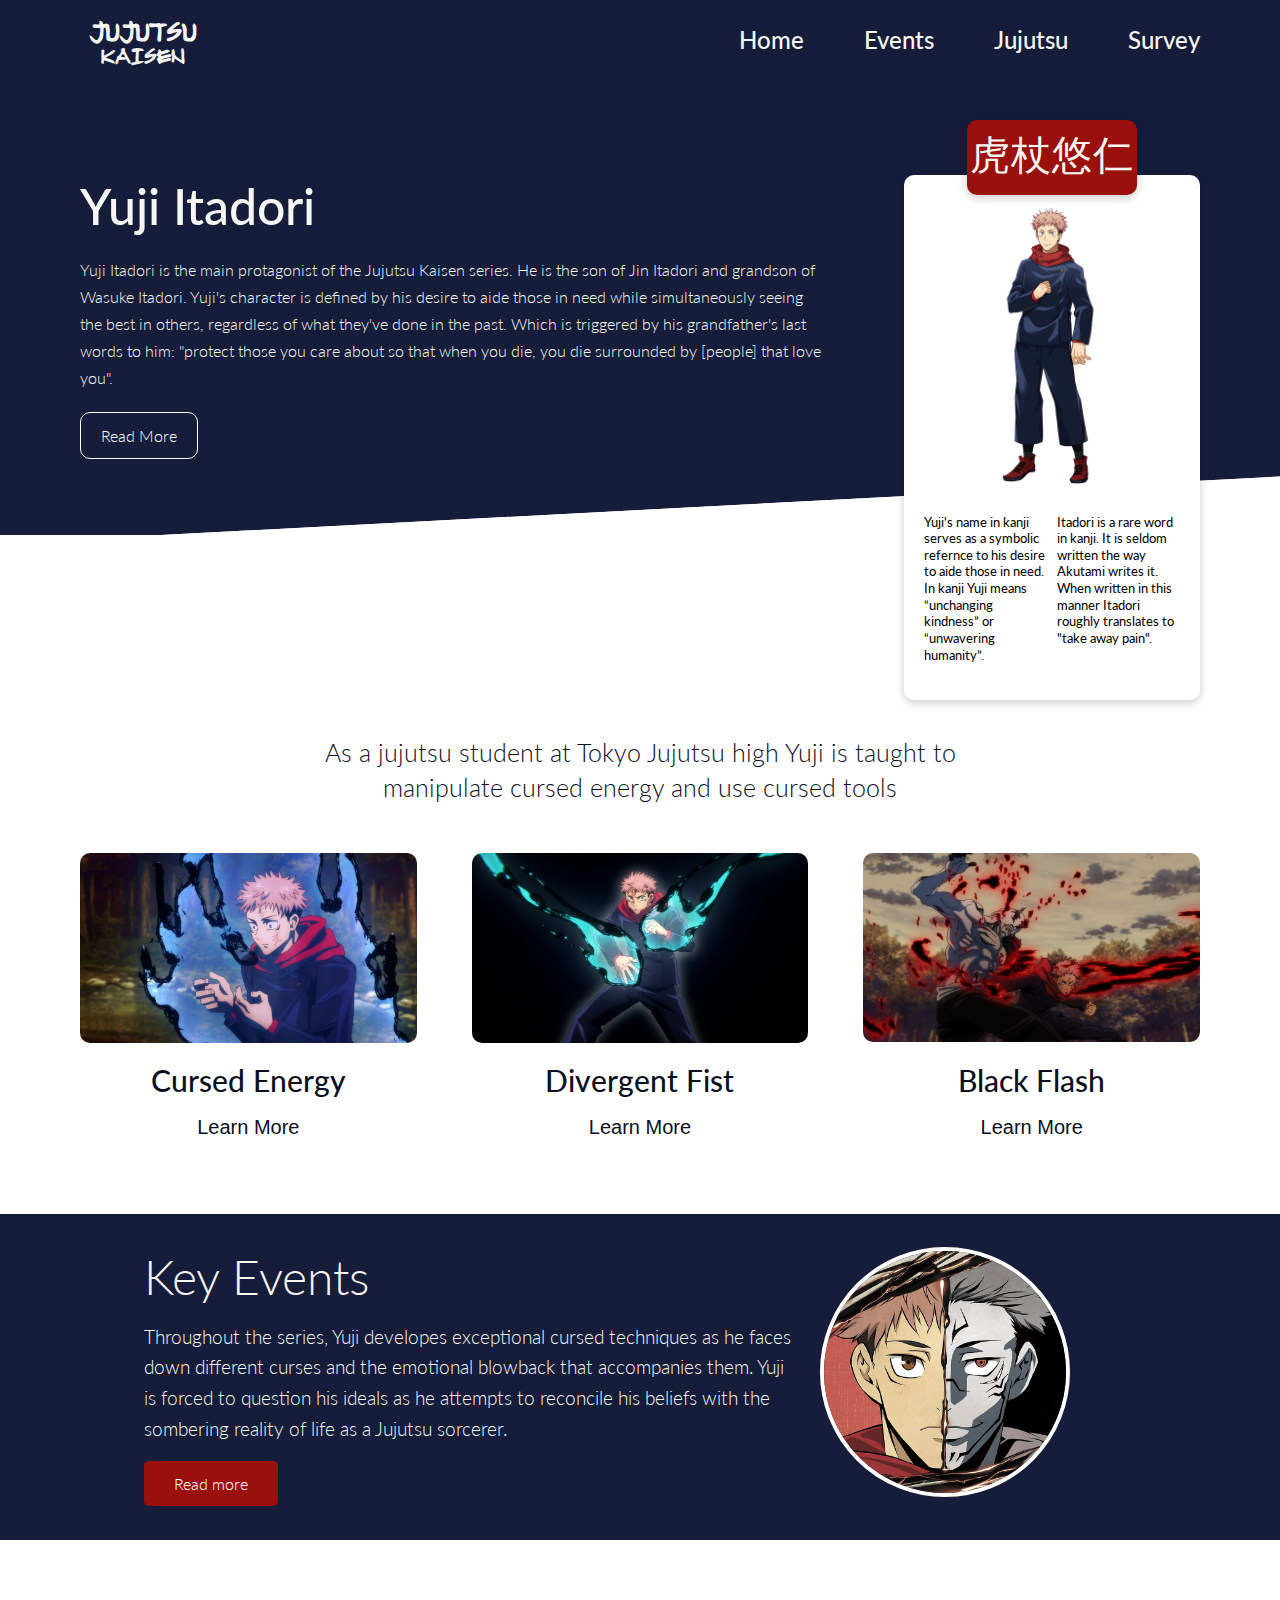
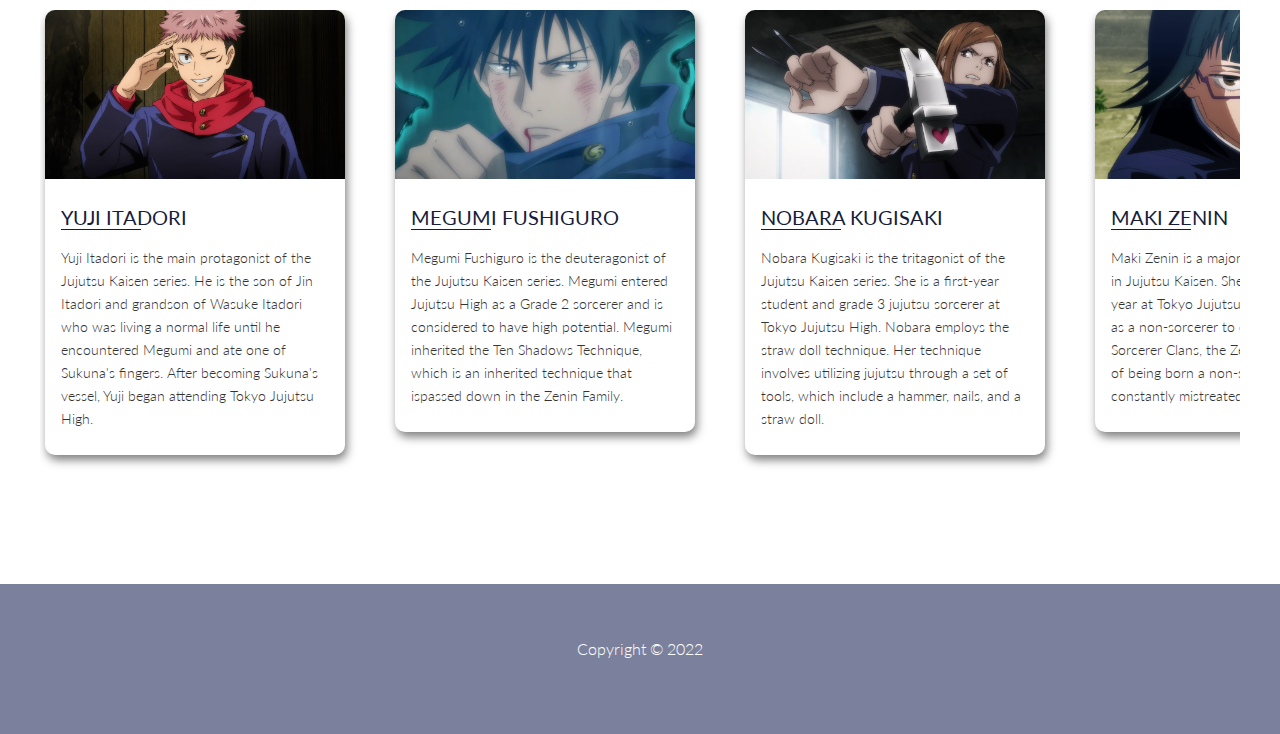
<file: index.html>
<!DOCTYPE html>
<html lang="en">
	<head>
		<meta charset="UTF-8" />
		<meta http-equiv="X-UA-Compatible" content="IE=edge" />
		<meta name="viewport" content="width=device-width, initial-scale=1.0" />
		<link
			rel="stylesheet"
			href="https://cdnjs.cloudflare.com/ajax/libs/font-awesome/6.1.1/css/all.min.css"
			integrity="sha512-KfkfwYDsLkIlwQp6LFnl8zNdLGxu9YAA1QvwINks4PhcElQSvqcyVLLD9aMhXd13uQjoXtEKNosOWaZqXgel0g=="
			crossorigin="anonymous"
			referrerpolicy="no-referrer"
		/>
		<link rel="stylesheet" href="./css/utilities.css" />
		<link rel="stylesheet" href="./css/styles.css " />
		<link rel="stylesheet" href="./css/videos.css " />
		<link rel="stylesheet" href="./css/development.css " />
		<link rel="stylesheet" href="./css/characters.css " />
		<link rel="stylesheet" href="./css/modal.css " />
		<link rel="stylesheet" href="./css/footer.css " />
		<link
			rel="stylesheet"
			href="https://cdn-uicons.flaticon.com/uicons-bold-rounded/css/uicons-bold-rounded.css"
		/>
		<title>Yuji Itadori</title>
	</head>
	<body>
		<!-- Navbar -->
		<div class="navbar-three">
			<div class="navbar-three-container flex">
				<h1 class="navbar-three-header-flex navbar-three-logo-styles">
					<span>jujutsu</span>
					<span>kaisen</span>
				</h1>
				<nav>
					<ul>
						<li><a href="index.html">Home</a></li>
						<li><a href="events.html">Events</a></li>
						<li><a href="jujutsu.html">Jujutsu</a></li>
						<li><a href="form.html">Survey</a></li>
					</ul>
				</nav>
			</div>
		</div>

		<section class="showcase">
			<div class="container grid grid-2">
				<div class="showcase-text">
					<h1>Yuji Itadori</h1>

					<p>
						Yuji Itadori is the main protagonist of the Jujutsu
						Kaisen series. He is the son of Jin Itadori and grandson
						of Wasuke Itadori. Yuji's character is defined by his
						desire to aide those in need while simultaneously seeing
						the best in others, regardless of what they've done in
						the past. Which is triggered by his grandfather's last
						words to him: "protect those you care about so that when
						you die, you die surrounded by [people] that love you".
					</p>

					<a
						href="https://en.wikipedia.org/wiki/Yuji_Itadori"
						target="_blank"
						id="tribute-link"
						class="btn-outline"
						>Read More</a
					>
				</div>

				<div class="showcase-sidebar card">
					<div class="flex-card1">
						<h2 class="card-header">虎杖悠仁</h2>
					</div>

					<div class="flex-card2">
						<div class="card-img">
							<img src="./images/again.png" />
						</div>

						<div class="flex-card-item">
							<p>
								Yuji's name in kanji serves as a symbolic
								refernce to his desire to aide those in need. In
								kanji Yuji means “unchanging kindness” or
								“unwavering humanity”.
							</p>

							<p>
								Itadori is a rare word in kanji. It is seldom
								written the way Akutami writes it. When written
								in this manner Itadori roughly translates to
								"take away pain".
							</p>
						</div>
					</div>
				</div>
			</div>
		</section>

		<!-- CURSED ENERGY / DIVERGENT FIST / BLACK FLASH -->

		<section class="stats">
			<div class="container">
				<h3 class="stats-heading text-center my-1 text-header-style">
					As a jujutsu student at Tokyo Jujutsu high Yuji is taught to
					manipulate cursed energy and use cursed tools
				</h3>

				<div class="grid grid-3 text-center my-4">
					<div>
						<div class="scale">
							<img
								loading="lazy"
								alt="Yuji using cursed energy (Anime)"
								src="images/yuji-cursedEnergy.png"
							/>
						</div>

						<h3 class="text-body-style">Cursed Energy</h3>
						<button id="open_modal_one" class="btn-style">
							Learn More
						</button>
					</div>

					<div>
						<div class="scale">
							<img
								loading="lazy"
								alt="Yuji using divergent fist (Anime)"
								src="images/cursedEnergy.png"
							/>
						</div>

						<h3 class="text-body-style">Divergent Fist</h3>
						<button id="open_modal_two" class="btn-style">
							Learn More
						</button>
					</div>

					<div>
						<div class="scale">
							<img
								loading="lazy"
								alt="Yuji using Black Flash (Anime)"
								src="images/flash.png"
							/>
						</div>

						<h3 class="text-body-style">Black Flash</h3>
						<button id="open_modal_three" class="btn-style">
							Learn More
						</button>
					</div>
				</div>
			</div>
		</section>

		<!-- KEY EVENTS SECTION -->

		<section id="bg-key-events" class="development my-2 py-2">
			<div id="shift" class="container-two grid">
				<div class="center-items">
					<h2 class="lg">Key Events</h2>
					<p class="lead my-1">
						Throughout the series, Yuji developes exceptional cursed
						techniques as he faces down different curses and the
						emotional blowback that accompanies them. Yuji is forced
						to question his ideals as he attempts to reconcile his
						beliefs with the sombering reality of life as a Jujutsu
						sorcerer.
					</p>
					<a href="events.html" class="btn">Read more</a>
				</div>
				<div id="circle-border-img-mobile" class="circle-border-img">
					<img loading="lazy" src="./images/face.jpeg" alt="" />
				</div>
			</div>
		</section>

		<!-- JUJUTSU SORCERERS CARDS SECTION -->
		<section class="card_section_body">
			<div class="cards_container">
				<div class="cards">
					<!-- CARD ONE START -->
					<div class="card_item card_item-shadow">
						<div class="card_header card_image">
							<img loading="lazy" src="./card/yuji.webp" alt="" />
						</div>
						<h1 class="card_header card_title">Yuji Itadori</h1>

						<div class="card_body">
							Yuji Itadori is the main protagonist of the Jujutsu
							Kaisen series. He is the son of Jin Itadori and
							grandson of Wasuke Itadori who was living a normal
							life until he encountered Megumi and ate one of
							Sukuna's fingers. After becoming Sukuna's vessel,
							Yuji began attending Tokyo Jujutsu High.
						</div>
					</div>
					<!-- CARD ONE END -->

					<!-- CARD TWO START -->
					<div class="card_item card_item-shadow">
						<div class="card_header card_image">
							<img
								loading="lazy"
								src="./card/Megumi.webp"
								alt=""
							/>
						</div>
						<h1 class="card_header card_title">Megumi Fushiguro</h1>

						<div class="card_body">
							Megumi Fushiguro is the deuteragonist of the Jujutsu
							Kaisen series. Megumi entered Jujutsu High as a
							Grade 2 sorcerer and is considered to have high
							potential. Megumi inherited the Ten Shadows
							Technique, which is an inherited technique that
							ispassed down in the Zenin Family.
						</div>
					</div>
					<!-- CARD TWO END -->

					<!-- CARD THREE START -->
					<div class="card_item card_item-shadow">
						<div class="card_header card_image">
							<img
								loading="lazy"
								src="./card/nobara.webp"
								alt=""
							/>
						</div>
						<h1 class="card_header card_title">Nobara Kugisaki</h1>

						<div class="card_body">
							Nobara Kugisaki is the tritagonist of the Jujutsu
							Kaisen series. She is a first-year student and grade
							3 jujutsu sorcerer at Tokyo Jujutsu High. Nobara
							employs the straw doll technique. Her technique
							involves utilizing jujutsu through a set of tools,
							which include a hammer, nails, and a straw doll.
						</div>
					</div>
					<!-- CARD THREE END -->

					<!-- CARD FOUR START -->
					<div class="card_item card_item-shadow">
						<div class="card_header card_image">
							<img
								loading="lazy"
								src="./card/maki-zenin.png"
								alt=""
							/>
						</div>
						<h1 class="card_header card_title">Maki Zenin</h1>

						<div class="card_body">
							Maki Zenin is a major supporting character in
							Jujutsu Kaisen. She is currently a second-year at
							Tokyo Jujutsu High. Maki was born as a non-sorcerer
							to one of the Big Three Sorcerer Clans, the Zenin
							Clan. As a result of being born a non-sorcerer Maki
							was constantly mistreated by her family.
						</div>
					</div>
					<!-- CARD FOUR END -->

					<!-- CARD FIVE START -->
					<div class="card_item card_item-shadow">
						<div class="card_header card_image">
							<img
								loading="lazy"
								src="./card/inumaki.webp"
								alt=""
							/>
						</div>
						<h1 class="card_header card_title">Toge Inumaki</h1>

						<div class="card_body">
							Toge Inumaki is a descendant of the Inumaki clan who
							inherited the rare and powerful cursed speech
							technique. This prevents Toge from speaking normally
							so he's developed his own unique speech pattern to
							avoid cursing others. Toge is a semi-grade 1 jujutsu
							sorcerer and second-year at Tokyo Jujutsu High along
							with Yuta, Maki, and Panda.
						</div>
					</div>
					<!-- CARD FIVE END -->

					<!-- CARD SIX START -->
					<div class="card_item card_item-shadow">
						<div class="card_header card_image">
							<img
								loading="lazy"
								src="./card/panda-final.webp"
								alt=""
							/>
						</div>
						<h1 class="card_header card_title">Panda</h1>

						<div class="card_body">
							Panda is not actually a panda, he's an Abrupt
							Mutated Cursed Corpse, the most advanced of his
							kind. Panda is a grade 2 sorcerer who was created by
							Masamichi Yaga. Panda is currently a second-year
							student at Jujutsu High. Due to Panda's natural
							affinity for jujutsu he is capable of exorcising
							curses based solely on his physical abilities.
						</div>
					</div>
					<!-- CARD SIX END -->

					<!-- CARD SEVEN START -->
					<div class="card_item card_item-shadow">
						<div class="card_header card_image">
							<img loading="lazy" src="./card/yuta.webp" alt="" />
						</div>
						<h1 class="card_header card_title">Yuta Okkotsu</h1>

						<div class="card_body">
							Yuta Okkotsu is a major supporting character in the
							Jujutsu Kaisen series and the main protagonist of
							it's prequel series, Jujutsu Kaisen 0: Jujutsu High.
							He was initially a special grade cursed human
							haunted by his late childhood friend, Rika Orimoto.
							Yuta is one of only four special grade sorcerers
							recognized by Jujutsu High.
						</div>
					</div>
					<!-- CARD SEVEN END -->

					<!-- CARD EIGHT START -->
					<div class="card_item card_item-shadow">
						<div class="card_header card_image">
							<img loading="lazy" src="./card/todo.webp" alt="" />
						</div>
						<h1 class="card_header card_title">Aoi Todo</h1>

						<div class="card_body">
							Aoi Todo is a supporting character in the Jujutsu
							Kaisen series. He is a third-year student at Kyoto
							Jujutsu High School and a grade 1 jujutsu sorcerer.
							Aoi is an exceptionally powerful sorcerer,
							undoubtedly one of Jujutsu High's strongest
							students. He obtained the rank of a grade 1 jujutsu
							sorcerer as a student despite coming from a
							non-sorcerer family.
						</div>
					</div>
					<!-- CARD EIGHT END -->

					<!-- CARD NINE START -->
					<div class="card_item card_item-shadow">
						<div class="card_header card_image">
							<img loading="lazy" src="./card/mai.webp" alt="" />
						</div>
						<h1 class="card_header card_title">Mai Zenin</h1>

						<div class="card_body">
							Mai Zenin is a character in the Jujutsu Kaisen
							series. She was a second-year at student at Kyoto
							Jujutsu High, member of the Zenin clan, and the
							younger twin sister of Maki Zenin. Mai possesses
							above average cursed energy for a human but less
							than the normal sorcerer.However, she nor Maki were
							able to gain an Inherited Technique of the Zenin
							clan.
						</div>
					</div>
					<!-- CARD NINE END -->

					<!-- CARD TEN START -->
					<div class="card_item card_item-shadow">
						<div class="card_header card_image">
							<img
								loading="lazy"
								src="./card/noritoshi_kamo.png"
								alt=""
							/>
						</div>
						<h1 class="card_header card_title">Noritoshi Kamo</h1>

						<div class="card_body">
							Noritoshi Kamo is a third-year at Kyoto Metropolitan
							Curse Technical College and heir to the head of the
							Kamo clan. Noritoshi is a semi-grade 1 sorcerer with
							the ability to use the Kamo Family's acclaimed
							Inherited Technique: Blood Manipulation. He is a
							skilled marksman who incorporates jujutsu into his
							archery.
						</div>
					</div>
					<!-- CARD TEN END -->

					<!-- CARD ELEVEN START -->
					<div class="card_item card_item-shadow">
						<div class="card_header card_image">
							<img
								loading="lazy"
								src="./card/mech.jpg_large"
								alt=""
							/>
						</div>
						<h1 class="card_header card_title">Kokichi Muta</h1>

						<div class="card_body">
							Kokichi Muta is a second-year at Kyoto Jujutsu High
							using Ultimate Mechamaru as his proxy to attend
							school. Kokichi himself could not due to the sickly
							and fragile body he was born with as a result of his
							Heavenly Restriction. As a result of his Heavenly
							Restriction, Kokichi's cursed energy was vast enough
							to cover the entire nation of Japan.
						</div>
					</div>
					<!-- CARD ELEVEN END -->

					<!-- CARD TWELVE START -->
					<div class="card_item card_item-shadow">
						<div class="card_header card_image">
							<img loading="lazy" src="./card/momo.webp" alt="" />
						</div>
						<h1 class="card_header card_title">Momo Nishimiya</h1>

						<div class="card_body">
							Momo Nishimiya is a character in the Jujutsu Kaisen
							series. She is a third-year student at Kyoto Jujutsu
							High and a semi-grade 2 jujutsu sorcerer. Momo uses
							an innate technique called tool manipulation. She
							can telepathically control her broom, allowing her
							to levitate it independently of herself.
						</div>
					</div>
					<!-- CARD TWELVE END -->

					<!-- CARD THIRTEEN START -->
					<div class="card_item card_item-shadow">
						<div class="card_header card_image">
							<img loading="lazy" src="./card/miwa.jpeg" alt="" />
						</div>
						<h1 class="card_header card_title">Kasumi Miwa</h1>

						<div class="card_body">
							Kasumi Miwa is a second-year at Kyoto Jujutsu High.
							Kasumi was born in Tokyo, coming from a poor family
							with two younger brothers. In Junior High, she met a
							mentor who would allow her to become a jujutsu
							sorcerer. Although she had never held a sword
							before, she trained so that she wouldn't be a burden
							to her mother.
						</div>
					</div>
					<!-- CARD THIRTEEN END -->
				</div>
			</div>
		</section>

		<!-- FOOTER -->

		<footer class="footer py-3">
			<div class="container-2 flex grid grid-5">
				<div class="social flex">
					<a href="#"><i class="fab fa-github fa-3x"></i></a>
					<a href="#"><i class="fab fa-linkedin fa-3x"></i></a>
					<a href="#"><i class="fab fa-facebook fa-3x"></i></a>
					<a href="#"><i class="fab fa-instagram fa-3x"></i></a>
					<a href="#"><i class="fab fa-twitter fa-3x"></i></a>
				</div>
				<div class="footer-text">
					<p>Copyright &copy; 2022</p>
				</div>
			</div>
		</footer>

		<!-- MODAL ONE -->

		<dialog id="modal_one" class="modal-container-one">
			<div class="content">
				<div class="header">
					<h1>Cursed Energy</h1>
					<i
						id="close_modal_one"
						class="fi fi-br-cross btn-close"
					></i>
				</div>
				<div class="body body-txt">
					<div class="ml">
						<img
							class="img-circle"
							loading="lazy"
							src="./images/yuji-sukuna.png"
						/>
					</div>
					<p>
						Cursed energy is born from negative emotions such as
						grief and anger. These negative feelings are common in
						human society so almost everyone possesses cursed
						energy. If this amount is higher than a certain degree,
						it grants the person the ability to see curses, which is
						very rare among the human race.
					</p>

					<p>
						Curses are apparitions manifested entirely from cursed
						energy. Even their bodies are composed of cursed energy,
						making cursed spirits invisible to non-sorcerers.
						Jujutsu related items such as cursed tools, cursed
						objects, and cursed corpses all contain cursed energy.
						The emission of cursed energy from humans collects like
						sediment until a cursed spirit is born from the
						collective negative energy.
					</p>

					<div class="ml">
						<img
							class="img-outline img-flt-r"
							loading="lazy"
							src="./images/example-new-curse.png"
						/>
					</div>

					<p>
						Curses born with strong feelings directed toward a
						certain aspect are especially strong. The stronger
						humanity's fear and anger is directed at cursing a
						certain aspect of the world, like natural disasters, the
						more powerful curses spawned from those negative
						sentiments will be.
					</p>

					<p>
						Proper control over one's emotions is key to channeling
						cursed energy and every jujutsu sorcerer is trained to
						do so. This makes it so sorcerers don't waste their
						power supply even while they're overcome with emotion.
					</p>

					<p>
						Sorcerers leak far less cursed energy than the average
						human. So much so, that if every human were a sorcerer,
						curses would cease to spawn. There are other differences
						in how sorcerers and non-sorcerers use cursed energy due
						to their profession, but the real reason lies in how it
						flows. While cursed energy leaks outward from
						non-sorcerers, it flows heavily within sorcerers which
						keeps it contained.
					</p>

					<div class="ml">
						<img
							class="img-outline img-cl-r-flt-l"
							loading="lazy"
							src="./images/nanami.png"
						/>
					</div>

					<p>
						Applying cursed energy to physical attacks can be as
						effective as a cursed technique when it comes to gifted
						combatants who prefer close quarters.
					</p>

					<p>
						Yuji can fight on par with that of a grade 1 sorcerer
						without a technique due to his ability to seemlessly
						imbue his physical attacks with cursed energy.
					</p>

					<p>
						Control over cursed energy requires innate skill and
						vigorous training. In order for Yuji to develop his
						skills, Gojo had him undergo special training that saw
						him controlling his emotions and his cursed energy at
						the same time.
					</p>

					<p>
						Yuji's cursed energy originates from the cursed finger
						that he consume in the opening episode; as that finger
						belonged to the special grade curse, Ryomen Sukuna.
					</p>
					<div class="img-flex">
						<img
							class="img-block"
							loading="lazy"
							src="./images/another-cursed-energy.png"
						/>
					</div>
					<p>
						Although Yuji has not developed an innate technique, he
						has shown great proficiency in learning how to control
						cursed energy. Currently, Yuji primarily uses cursed
						energy combined with his martial arts skills and
						superhuman strength. Yuji reinforces his strikes with
						cursed energy, increasing their impact and allowing him
						to hurt curses.
					</p>
				</div>
			</div>
		</dialog>

		<!-- MODAL TWO -->

		<dialog id="modal_two" class="modal-container-two">
			<div class="content">
				<div class="header">
					<h1>Divergent Fist</h1>
					<i
						id="close_modal_two"
						class="fi fi-br-cross btn-close"
					></i>
				</div>
				<div class="body body-txt">
					<div class="ml">
						<img
							class="img-circle-2"
							loading="lazy"
							src="./images/two-square.webp"
						/>
					</div>
					<p>
						Divergent Fist relies on the manipulation of Yuji's
						cursed energy, like all other Jujutsu techniques. It is
						a form of punching technique used by Yuuji in
						close-range fights. The technique involves the
						concentration of cursed energy in his fists while
						landing a blow. While training with Satoru Gojo, it was
						discovered that Yuji's cursed energy has a time lag.
					</p>
					<p>
						The basic principle behind Divergent Fist is a time lag.
						Yuji is exceptionally agile, while also possessing super
						human physical strength. Due to Yuji's enhanced speed
						and reflexes his attacks reach his opponents before he
						is able to apply cursed energy to them. Thus, arises a
						delay or “lag”. He first hits with a bare minimum amount
						of cursed energy, and then the energy comes charging in.
						This means every contact he makes delivers two hits.
					</p>

					<p>
						Since Yuji's speed and raw strength are exceptional, he
						is able to use Divergent Fist. However, most sorcerers
						cannot land such a hit. It proves to be a huge weapon
						for Yuji in his fights as it perfectly complements his
						fighting style.
					</p>

					<div class="ml">
						<img
							class="img-outline img-flt-r-2"
							loading="lazy"
							src="./gif/fist-one.webp"
						/>
					</div>

					<p>
						Yuji first used it against a transfigured human and
						defeated the curse-like creature with the delayed hit.
						He also used this technique all throughout his fight
						with Mahito and attempted to finish the cursed spirit
						off with an extra-powerful shot that used up all Yuji's
						remaining cursed energy.
					</p>

					<p>
						During the Goodwill Event, Yuji fought Aoi Todo with
						Divergent Fist. Aoi believed the technique holds Yuji
						back and revealed he'd never be able to defeat a special
						grade with it.
					</p>

					<p>
						Yuji realizes that he should apply cursed energy at the
						exact moment when his strike hits at full strength. Yuji
						used to channel energy as soon as he made his move,
						making the hit a little weaker. Yuji was focused on
						“flowing” his cursed energy through his body in parts.
						However, the flow of cursed energy should not be thought
						of in terms of flowing to and from individual body
						parts. Instead one must thinl of the body as a whole. As
						a sorcerer becomes more profecient, their cursed energy
						flow becomes harder to predict for this very reason.
					</p>

					<div class="img-flex">
						<img
							class="img-block"
							loading="lazy"
							src="./images/yuji-todo-flex.webp"
						/>
					</div>

					<p>
						Divergent Fist was essentially formed from Yuji's bad
						habits when controlling his cursed energy. After his
						experience with Todo, Yuji's control over his cursed
						energy improved dramatically. He ceased utilizing the
						move until his fight with Choso, in which Yuji learned
						to control Divergent Fist and utilize the secondary
						impact to his advantage.
					</p>

					<p>
						Rather than allowing his cursed energy to lag behind his
						speed, Aoi convinces Yuji to apply cursed energy at the
						moment of impact. Training him to do so eventually
						results in Yuji unlocking the capacity to utilize Black
						Flash.
					</p>
				</div>
			</div>
		</dialog>

		<!-- MODAL THREE -->

		<dialog id="modal_three" class="modal-container-three">
			<div class="content">
				<div class="header">
					<h1>Black Flash</h1>
					<i
						id="close_modal_three"
						class="fi fi-br-cross btn-close"
					></i>
				</div>
				<div class="body body-txt">
					<div class="ml">
						<img
							class="img-circle-2"
							loading="lazy"
							src="./images/modal-three-img.webp"
						/>
					</div>
					<p>
						Black Flash is a distortion in space that occurs when
						cursed energy is applied within 0.000001 seconds of a
						physical hit. When a sorcerer is able to achieve this,
						their cursed energy flashes black, and the destructive
						power of their strike is equal to a normal hit to the
						power of 2.5.
					</p>
					<p>
						This technique is not too disimilar Yuji's Divergent
						Fist. However, when it comes to black flash, you are
						expected to control the flow of cursed energy so well
						that it is applied within 0.000001 seconds. Which is
						almost equal to zero.
					</p>

					<p>
						Black Flash can be thought of as what athletes refer to
						as the “zone”. This is due to the fact that it increases
						their chances of landing a heavy attack, increases the
						power of their follow-up attacks, and it increase the
						probability that they will hit their opponent with
						another Black Flash attack.
					</p>

					<p>
						Jujutsu sorcerers need to have an excellent
						understanding of cursed energy and incredible
						concentration to land a Black Flash. For this reason, it
						is usually uncommon amongst sorcerers. Contrary to how
						“uncommon” it is, Black Flash is still more commonly
						used by special-grade or higher-grade jujutsu sorcerers.
					</p>

					<div class="img-flex">
						<img
							class="img-block-3"
							loading="lazy"
							src="./images/modal-black-flash-big.webp"
						/>
					</div>

					<p>
						Unleashing Black Flash requires incredible concentration
						and no jujutsu sorcerer is capable of using doing so at
						will, not even Satoru Gojo. It does not occur randomly
						and requires immense skill and combat potential to pull
						off.
					</p>

					<p>
						Jujutsu users who manage to unleash Black Flash
						immediately gain an immeasurably higher understanding of
						the essence of cursed energy when compared to someone
						who has never used it.
					</p>

					<p>
						Anyone who succeeds in landing Black Flash will
						temporarily enter a state of increased cursed energy
						awareness, where the mental process of manipulating
						cursed energy becomes as simple as breathing for them.
						This leads to a greatly increased performance in combat,
						allowing the user to operate at 120% of their maximum
						potential.
					</p>

					<div class="ml">
						<img
							class="img-outline img-flt-l-3"
							loading="lazy"
							src="./gif/modal-three-new-black-flash.webp"
						/>
					</div>

					<p>
						Nanami believes that using Black Flash consecutive times
						isn't anything to celebrate. After unleashing Black
						Flash more than once, doing so repeatedly becomes a much
						easier task.
					</p>

					<p>
						Nanami's record four consecutive Black Flashes were
						against cursed spirits during the Night Parade of a
						Hundred Demons in Kyoto.
					</p>

					<p>
						During the Goodwill Event, Aoi Todo was able to teach
						Yuji how to harness his cursed energy by properly timing
						it with his superhuman speed and strength. By explaining
						how to make his cursed energy flow properly and pitting
						Yuji against Hanami, Todo was able to help Yuji unleash
						Black Flash against the special grade curse.
					</p>

					<p>
						Yuji's first Black Flash dealt a great deal of damage to
						Hanami. While "in the zone" Yuji was able to land a rush
						of four Black Flashes that completely overpowered the
						special grade curse. This rush tied Kento Nanami's
						record of four consecutive Black Flash strikes.
					</p>

					<p>
						While fighting two-on-two against Eso & Kechizu, Yuji
						and Nobara both used Black Flash together to defeat the
						Death Paintings. Yuji's punch destroyed Eso's arm
						entirely, and so quickly that the special grade couldn't
						even react.
					</p>

					<div class="ml">
						<img
							class="img-outline img-cl-l-flt-r-3"
							loading="lazy"
							src="./gif/black-flash-yuji-nobara.webp"
						/>
					</div>

					<p>
						Yuji is not the only character to be seen using Black
						Flash. After emotionally breaking Yuji Itadori by near
						fatally injuring Nobara Kugisaki, Mahito landed a Black
						Flash strike on the unprepared Yuji, launching the boy
						across Shibuya Station and overwhelming him with
						numerous attacks. He once again used it against Aoi Todo
						after weakening him with Idle Transfiguration.
					</p>
				</div>
			</div>
		</dialog>

		<script src="app.js"></script>
	</body>
</html>

<!-- <section class="manga-characters">
	<h2 class="text-center my-2">Jujutsu Sorcerers</h2>
	<div class="container flex">
		<div class="character-card">
			<h4>Megumi</h4>
			<div class="circle-border-character-img">
				<img
					loading="lazy"
					src="./manga/megumi-test-four.jpeg"
					alt=""
				/>
			</div>
		</div>

		<div class="character-card">
			<h4>Nobara</h4>
			<div class="circle-border-character-img">
				<img
					loading="lazy"
					src="./manga/new-nobara-card.webp"
					alt=""
				/>
			</div>
		</div>

		<div class="character-card">
			<h4>Maki</h4>
			<div class="circle-border-character-img">
				<img
					loading="lazy"
					src="./manga/maki-test-final.png"
					alt=""
				/>
			</div>
		</div>

		<div class="character-card">
			<h4>Inumaki</h4>
			<div class="circle-border-character-img">
				<img
					loading="lazy"
					src="./manga/inumaki-test-seven.jpeg"
					alt=""
				/>
			</div>
		</div>

		<div class="character-card">
			<h4>Yuta</h4>
			<div class="circle-border-character-img">
				<img
					loading="lazy"
					src="./manga/yuta-test-two.png"
					alt=""
				/>
			</div>
		</div>

		<div class="character-card">
			<h4>Todo</h4>
			<div class="circle-border-character-img">
				<img
					loading="lazy"
					src="./manga/todo-test-three.jpeg"
					alt=""
				/>
			</div>
		</div>
	</div>
</section> -->

<!-- 

	<div class="showcase-sidebar card">
					<div class="showcase-card-container">
						<div class="showcase-card-image">
							<img
								class="card-img"
								src="./images/Abilities.webp"
							/>
						</div>
						<div class="showcase-card-header">Abilities</div>
						<div class="showcase-card-body">
							<p>
								Superhuman strength (even without the use of
								cursed energy), superhuman speed/endurance
								(37.3mph), master of hand to hand combat (able
								to fight special grade curses purely using
								martial arts)
							</p>
						</div>
					</div>

					<div class="showcase-card-container">
						<div class="showcase-card-image">
							<img
								class="card-img"
								src="./images/Divergent_Fist.webp"
							/>
						</div>
						<div class="showcase-card-header">Divergent fist</div>
						<div class="showcase-card-body">
							<p>
								Divergent Fist relies on the manipulation of
								cursed energy, like all other Jujutsu
								techniques. The technique involves the
								concentration of cursed energy in his fists
								while landing a blow. Since Yuuji has
								exceptional raw physical strength and speed, his
								attacks land before he is able to apply cursed
								energy to his moves. Thus, arises a delay or
								“lag”. He first hits with a bare minimum amount
								of cursed energy, and then the energy comes
								charging in. This means every contact he makes
								delivers two hits.
							</p>
						</div>
					</div>

					<div class="showcase-card-container">
						<div class="showcase-card-image">
							<img
								class="card-img"
								src="./images/Black_Flash.webp"
							/>
						</div>
						<div class="showcase-card-header">Black Flash</div>
						<div class="showcase-card-body">
							<p>
								A technique that creates spatial distortion when
								a user connects with an impact of cursed energy
								within 0.000001 seconds of a physical hit. The
								phenomenon causes cursed power to flash black,
								creating a more potent attack that is 2.5 times
								stronger then a normal hit.
							</p>
						</div>
					</div>
				</div>
			

			

		

		<section class="boxes">
			<div class="box-wrapper">
				<iframe
					src="https://www.youtube.com/embed/2gl289Z3Mcc?start=6"
					title="YouTube video player"
					frameborder="0"
					allow="accelerometer; autoplay; clipboard-write; encrypted-media; gyroscope; picture-in-picture"
					allowfullscreen
				></iframe>
			</div>

			<div class="box-wrapper">
				<iframe
					src="https://www.youtube.com/embed/ki_ifil6fkY?start=5"
					title="YouTube video player"
					frameborder="0"
					allow="accelerometer; autoplay; clipboard-write; encrypted-media; gyroscope; picture-in-picture"
					allowfullscreen
				></iframe>
			</div>

			<div class="box-wrapper">
				<iframe
					src="https://www.youtube.com/embed/--ldKzjU4Lw?start=5"
					title="YouTube video player"
					frameborder="0"
					allow="accelerometer; autoplay; clipboard-write; encrypted-media; gyroscope; picture-in-picture"
					allowfullscreen
				></iframe>
			</div>

			<div class="box-wrapper">
				<iframe
					src="https://www.youtube.com/embed/0z-4XV6dONM?start=5"
					title="YouTube video player"
					frameborder="0"
					allow="accelerometer; autoplay; clipboard-write; encrypted-media; gyroscope; picture-in-picture"
					allowfullscreen
				></iframe>
			</div>
		</section>

		<section id="testimonials" class="testimonials">
			<blockquote class="twitter-tweet">
				<p lang="en" dir="ltr">
					Will you be giving your vote for BEST PROTAGONIST to Yuuji
					at the
					<a
						href="https://twitter.com/hashtag/AnimeAwards?src=hash&amp;ref_src=twsrc%5Etfw"
						>#AnimeAwards</a
					>?<br /><br />🔥 VOTE:
					<a href="https://t.co/c0Y5m6cdtL"
						>https://t.co/c0Y5m6cdtL</a
					>
					<a href="https://t.co/ZRbEPaIpQL"
						>pic.twitter.com/ZRbEPaIpQL</a
					>
				</p>
				&mdash; The Anime Awards (@TheAnimeAwards)
				<a
					href="https://twitter.com/TheAnimeAwards/status/1484652877771649024?ref_src=twsrc%5Etfw"
					>January 21, 2022</a
				>
			</blockquote>

			<blockquote class="twitter-tweet">
				<p lang="en" dir="ltr">
					And the
					<a
						href="https://twitter.com/hashtag/AnimeAwards?src=hash&amp;ref_src=twsrc%5Etfw"
						>#AnimeAwards</a
					>
					winner for BEST FIGHT SCENE IS…
					<a
						href="https://twitter.com/Jujutsu_Kaisen_?ref_src=twsrc%5Etfw"
						>@Jujutsu_Kaisen_</a
					>
					🔥<br /><br />🏆 Full list of winners:
					<a href="https://t.co/eD6Cb2JveQ"
						>https://t.co/eD6Cb2JveQ</a
					>
					<a href="https://t.co/IK5J5USMuE"
						>pic.twitter.com/IK5J5USMuE</a
					>
				</p>
				&mdash; The Anime Awards (@TheAnimeAwards)
				<a
					href="https://twitter.com/TheAnimeAwards/status/1491512267988471810?ref_src=twsrc%5Etfw"
					>February 9, 2022</a
				>
			</blockquote>

			<blockquote class="twitter-tweet">
				<p lang="en" dir="ltr">
					Join Yuta in his personal journey to confront the Curse that
					haunts him. See
					<a
						href="https://twitter.com/Jujutsu_Kaisen_?ref_src=twsrc%5Etfw"
						>@Jujutsu_Kaisen_</a
					>
					at
					<a
						href="https://twitter.com/hashtag/AMCTheatres?src=hash&amp;ref_src=twsrc%5Etfw"
						>#AMCTheatres</a
					>, this weekend!
					<a href="https://t.co/9UxtQ053Hy"
						>https://t.co/9UxtQ053Hy</a
					>
					<a href="https://t.co/76HIOPi0ro"
						>pic.twitter.com/76HIOPi0ro</a
					>
				</p>
				&mdash; AMC Theatres (@AMCTheatres)
				<a
					href="https://twitter.com/AMCTheatres/status/1507553254909034498?ref_src=twsrc%5Etfw"
					>March 26, 2022</a
				>
			</blockquote>

			<blockquote class="twitter-tweet">
				<p lang="en" dir="ltr">
					<a
						href="https://twitter.com/hashtag/JJK0Movie?src=hash&amp;ref_src=twsrc%5Etfw"
						>#JJK0Movie</a
					>
					is one you DO NOT want to miss. Just check out these Rotten
					Tomatoes scores! 🔥<br /><br />🇺🇸🇨🇦
					<a href="https://t.co/DljrLiZKiA">https://t.co/DljrLiZKiA</a
					><br />🇬🇧
					<a href="https://t.co/RByWmxFWqm">https://t.co/RByWmxFWqm</a
					><br />🇦🇺🇳🇿🇿🇦
					<a href="https://t.co/VjxBsRSEkc"
						>https://t.co/VjxBsRSEkc</a
					>
					<a href="https://t.co/81Gr6uVRL6"
						>pic.twitter.com/81Gr6uVRL6</a
					>
				</p>
				&mdash; JUJUTSU KAISEN (@Jujutsu_Kaisen_)
				<a
					href="https://twitter.com/Jujutsu_Kaisen_/status/1506757240971218949?ref_src=twsrc%5Etfw"
					>March 23, 2022</a
				>
			</blockquote>
		</section>

		<footer>
			<nav class="footer-nav">
				<ul>
					<li>
						<a
							href="https://twitter.com/Jujutsu_Kaisen_"
							target="_blank"
							><i class="fa fa-twitter"></i
						></a>
					</li>
					<li>
						<a
							href="https://www.instagram.com/crunchyroll/"
							target="_blank"
							><i class="fa fa-instagram"></i
						></a>
					</li>
					<li>
						<a
							href="https://www.facebook.com/jujutsu.kaisen.official"
							target="_blank"
						>
							<i class="fa fa-facebook-official"></i>
						</a>
					</li>
					<li>
						<a
							href="https://www.reddit.com/r/JuJutsuKaisen/"
							target="_blank"
							><i class="fa fa-reddit"></i
						></a>
					</li>
					<li>
						<a
							href="https://en.wikipedia.org/wiki/Jujutsu_Kaisen"
							target="_blank"
							><i class="fa fa-wikipedia-w"></i
						></a>
					</li>
				</ul>
			</nav>
		</footer>

		<script src="https://apis.google.com/js/platform.js"></script>
		<script
			async
			src="https://platform.twitter.com/widgets.js"
			charset="utf-8"
		></script>
		<script src="https://cdn.freecodecamp.org/testable-projects-fcc/v1/bundle.js"></script>

		-->

<!-- <p>
			Yuji was created by Gege Akutami. His name is rife with
			symbolisim. Itadori is a rare word in Kanji. It is
			seldom written the way Akutami writes it. When written
			in this manner Itadori roughly translates to take away
			pain. Akutami chose this name as it is befitting a
			character whose primary objective is to help others.
			Just as Yuji's name is rife with symbolic meaning, his
			clothing likewise serves a symbolic purpose. Akutami
			purposly chose to have Itadori as the only sorcerer in
			the series who is seen wearing a hood. Akutami stated in
			an interview that Yuj's unique Jujutsu high uniform was
			meant to symbolize his hesitancy and indecisiveness.
		</p>
		<p>
			The author of the Jujutsu Kaisen series, Gege Akutami,
			revealed that Yuji Itadori will die by the end of the
			manga. Gege Akutami wrote Yuji as the embodiment of how
			painful and depressing the lives of jujutsu sorcerers
			can be. While these sorcerers must put their lives on
			the line they are simultaneously burdened by the
			inevitable deaths of everyone they get close to. Itadori
			serves as an amalgamation of the life that every jujutsu
			sorcerer is destined to lead.
		</p>

		<p>
			Shortly after his grandfathers death he encounters
			Megumi, a sorcerer who was battling a cursed spirit at
			the time. When he and Megumi were under the threat of
			being killed by a curse, Yuji impulsively swallowed
			Sukuna's finger to exorcise the curse and save them
			despite having met Megumi for the first time on that
			day. Yuji's sacrafice demonstrated one of his defining
			traits in the series. That trait being his willingness
			to sacrifice himself for others, which was triggered by
			his grandfather's last words to him.
		</p> -->

<!-- <div class="card__item_firstname">
			<p>Yuji</p>
			<p>
				Yuji's character is defined by his desire to
				aide those in need while simultaneously seeing
				the best in others, regardless of what they've
				done in the past. Yuji's name in kanji serves as a
				symbolic refernce to his desire to
				aide those in need. In
				kanji Yuji means “unchanging kindness” or
				“unwavering humanity”.
			</p>
		</div>

		<div class="card__item_lastname">
			<p>Itadori</p>
			<p>
				Itadori is a rare word in Kanji. It is seldom
				written the way Akutami writes it. When written
				in this manner Itadori roughly translates to
				take away pain. Akutami chose this name as it is
				befitting a character whose primary objective is
				to help others.
			</p>
		</div> -->

<!-- <div class="grid grid-3 text-center my-4">
			<div>
				<img
					alt="Yuji using Black Flash (Anime).gif"
					src="images/newCursedEnergy.gif"
					class="gif"
				/>
				<h3>Cursed Energy</h3>
				<p class="text-secondary">Learn More</p>
			</div>

			<div>
				<img
					alt="Yuji using Black Flash (Anime).gif"
					src="images/newDivergentFist.gif"
					class="gif"
				/>
				<h3>Divergent Fist</h3>
				<p class="text-secondary">Learn More</p>
			</div>

			<div>
				<img
					alt="Yuji using Black Flash (Anime).gif"
					src="images/blackFlashNew.gif"
					class="gif"
				/>
				<h3>Black Flash</h3>
				<p class="text-secondary">Learn More</p>
			</div>
		</div> -->

<!-- 
		<dialog
		id="modal_container_one"
		class="modal-container-one"
	>
		<div class="modal-content-one">
			<div class="modal-header-one">
				<h1 class="header-text-style">
					Cursed Energy
				</h1>
				<i class="fi fi-br-cross"></i>
			</div>
			<div class="modal-body-one txt-modal">
				<div class="modal-img-circle">
					<img
						class="img-static-circle"
						src="./images/yuji-sukuna.png"
					/>
				</div>
				<p>
					Cursed energy is born from negative
					emotions such as grief and anger. These
					negative feelings are common in human
					society so almost everyone possesses
					cursed energy. If this amount is higher
					than a certain degree, it grants the
					person the ability to see curses, which
					is very rare among the human race.
				</p>

				<p>
					Curses are apparitions manifested
					entirely from cursed energy. Even their
					bodies are composed of cursed energy,
					making cursed spirits invisible to
					non-sorcerers. Jujutsu related items
					such as cursed tools, cursed objects,
					and cursed corpses all contain cursed
					energy. The emission of cursed energy
					from humans collects like sediment until
					a cursed spirit is born from the
					collective negative energy.
				</p>

				<div class="modal-img">
					<img
						class="img-static"
						src="./images/gang-new.png"
					/>
				</div>

				<p>
					Curses born with strong feelings
					directed toward a certain aspect are
					especially strong. The stronger
					humanity's fear and anger is directed at
					cursing a certain aspect of the world,
					like natural disasters, the more
					powerful curses spawned from those
					negative sentiments will be.
				</p>

				<div class="modal-img">
					<img
						class="img-static"
						src="./images/gang-new.png"
					/>
				</div>

				<p>
					Proper control over one's emotions is
					key to channeling cursed energy and
					every jujutsu sorcerer is trained to do
					so. This makes it so sorcerers don't
					waste their power supply even while
					they're overcome with emotion.
				</p>

				<div class="modal-gif">
					<img
						class="img-gif"
						src="./images/newCursedEnergy.gif"
					/>
				</div>

				<p>
					Sorcerers leak far less cursed energy
					than the average human. So much so, that
					if every human were a sorcerer, curses
					would cease to spawn. There are other
					differences in how sorcerers and
					non-sorcerers use cursed energy due to
					their profession, but the real reason
					lies in how it flows. While cursed
					energy leaks outward from non-sorcerers,
					it flows heavily within sorcerers which
					keeps it contained
				</p>

				<p>
					Applying cursed energy to physical
					attacks can be as effective as a cursed
					technique when it comes to gifted
					combatants who prefer close quarters.
					Yuji can fight on par with that of a
					grade 1 sorcerer without a technique due
					to his ability to seemlessly imbue his
					physical attacks with cursed energy.
				</p>

				<p>
					Control over cursed energy requires
					innate skill and vigorous training. In
					order for Yuji to develop his skills,
					Gojo had him undergo special training
					that saw him controlling his emotions
					and his cursed energy at the same time.
				</p>

				 <div class="modal-gif modal-gif2">
					<img
						class="img-gif img-gif2"
						src="./images/fight.gif"
					/>
				</div> 

				<div class="modal-gif">
					<img
						class="img-gif"
						src="./images/newCursedEnergy.gif"
					/>
				</div>

				<p>
					Yuji's cursed energy originates from the
					cursed finger that he consume in the
					opening episode; as that finger belonged
					to the special grade curse, Ryomen
					Sukuna.
				</p>
				<p>
					Although Yuji has not developed an
					innate technique, he has shown great
					proficiency in learning how to control
					cursed energy. Currently, Yuji primarily
					uses cursed energy combined with his
					martial arts skills and superhuman
					strength. Yuji reinforces his strikes
					with cursed energy, increasing their
					impact and allowing him to hurt curses.
				</p>
			</div>
			<div class="modal-footer-one"></div>
		</div>
	</dialog> -->

<!-- 
	<dialog id="modal_one" class="modal-container-one">
		<div class="modal-content-one">
			<div class="modal-header-one">
				<h1 class="header-text-style">Cursed Energy</h1>
				<i
					id="close_modal_one"
					class="fi fi-br-cross btn-close"
				></i>
			</div>
			<div class="modal-body-one txt-modal">
				<div class="modal-img-circle">
					<img
						class="img-static-circle"
						src="./images/yuji-sukuna.png"
					/>
				</div>
				<p>
					Cursed energy is born from negative emotions such as
					grief and anger. These negative feelings are common in
					human society so almost everyone possesses cursed
					energy. If this amount is higher than a certain degree,
					it grants the person the ability to see curses, which is
					very rare among the human race.
				</p>

				<p>
					Curses are apparitions manifested entirely from cursed
					energy. Even their bodies are composed of cursed energy,
					making cursed spirits invisible to non-sorcerers.
					Jujutsu related items such as cursed tools, cursed
					objects, and cursed corpses all contain cursed energy.
					The emission of cursed energy from humans collects like
					sediment until a cursed spirit is born from the
					collective negative energy.
				</p>

				<div class="modal-img-curse">
					<img
						class="img-curse"
						src="./images/example-new-curse.png"
					/>
				</div>

				<p>
					Curses born with strong feelings directed toward a
					certain aspect are especially strong. The stronger
					humanity's fear and anger is directed at cursing a
					certain aspect of the world, like natural disasters, the
					more powerful curses spawned from those negative
					sentiments will be.
				</p>

				<p>
					Proper control over one's emotions is key to channeling
					cursed energy and every jujutsu sorcerer is trained to
					do so. This makes it so sorcerers don't waste their
					power supply even while they're overcome with emotion.
				</p>

				<p>
					Sorcerers leak far less cursed energy than the average
					human. So much so, that if every human were a sorcerer,
					curses would cease to spawn. There are other differences
					in how sorcerers and non-sorcerers use cursed energy due
					to their profession, but the real reason lies in how it
					flows. While cursed energy leaks outward from
					non-sorcerers, it flows heavily within sorcerers which
					keeps it contained.
				</p>

				<div class="modal-img-curse-two">
					<img class="img-curse-two" src="./images/nanami.png" />
				</div>

				<p>
					Applying cursed energy to physical attacks can be as
					effective as a cursed technique when it comes to gifted
					combatants who prefer close quarters. Yuji can fight on
					par with that of a grade 1 sorcerer without a technique
					due to his ability to seemlessly imbue his physical
					attacks with cursed energy.
				</p>

				<p>
					Control over cursed energy requires innate skill and
					vigorous training. In order for Yuji to develop his
					skills, Gojo had him undergo special training that saw
					him controlling his emotions and his cursed energy at
					the same time.
				</p>

				<p>
					Yuji's cursed energy originates from the cursed finger
					that he consume in the opening episode; as that finger
					belonged to the special grade curse, Ryomen Sukuna.
				</p>
				<div class="modal-img">
					<img
						class="img-static"
						src="./images/another-cursed-energy.png"
					/>
				</div>
				<p>
					Although Yuji has not developed an innate technique, he
					has shown great proficiency in learning how to control
					cursed energy. Currently, Yuji primarily uses cursed
					energy combined with his martial arts skills and
					superhuman strength. Yuji reinforces his strikes with
					cursed energy, increasing their impact and allowing him
					to hurt curses.
				</p>
			</div>
			<div class="modal-footer-one"></div>
		</div>
	</dialog> -->

<!-- 

	<section class="videos">
		<div class="container">
			<div class="grid-4">
				<div class="item1 item-img">
					<img src="./images/a-yuji.png" />
				</div>
				<div class="item2 flex-item">
					<iframe
						src="https://www.youtube.com/embed/2gl289Z3Mcc?start=6"
						title="YouTube video player"
						frameborder="0"
						allow="accelerometer; autoplay; clipboard-write; encrypted-media; gyroscope; picture-in-picture"
						allowfullscreen
					></iframe>
				</div>

				<div class="item3 flex-item">
					<iframe
						src="https://www.youtube.com/embed/ki_ifil6fkY?start=5"
						title="YouTube video player"
						frameborder="0"
						allow="accelerometer; autoplay; clipboard-write; encrypted-media; gyroscope; picture-in-picture"
						allowfullscreen
					></iframe>
				</div>

				<div class="item4 flex-item">
					<iframe
						src="https://www.youtube.com/embed/--ldKzjU4Lw?start=5"
						title="YouTube video player"
						frameborder="0"
						allow="accelerometer; autoplay; clipboard-write; encrypted-media; gyroscope; picture-in-picture"
						allowfullscreen
					></iframe>
				</div>

				<div class="item5 flex-item">
					<iframe
						src="https://www.youtube.com/embed/0z-4XV6dONM?start=5"
						title="YouTube video player"
						frameborder="0"
						allow="accelerometer; autoplay; clipboard-write; encrypted-media; gyroscope; picture-in-picture"
						allowfullscreen
					></iframe>
				</div>

				<div class="item6 item-img">
					<img src="./images/b-sukuna.png" />
				</div>
			</div>
		</div>
	</section> -->

<!-- 
	<section id="bg-primary" class="development my-2 py-2">
		<div class="container grid">
			<div class="text-center">
				<h2 class="lg">Character Development</h2>
				<p class="lead my-1">
					Pivotal moments and characters that shaped Yuji as a
					jujutsu sorcerer
				</p>
				<a href="#" class="btn">Read more</a>
			</div>
			<img class="nanami" src="./images/a-kento.png" alt="" />
		</div>
	</section> -->

<!-- 
	<section id="bg-primary" class="videos">
		<h2 class="lg text-center">Popular Videos</h2>
		<div class="container">
			<div class="grid-4">
				<div class="item1 item-img">
					<img src="./images/a-gojo.png" />
				</div>
				<div class="item2 flex-item">
					<iframe
						src="https://www.youtube.com/embed/2gl289Z3Mcc?start=6"
						title="YouTube video player"
						frameborder="0"
						allow="accelerometer; autoplay; clipboard-write; encrypted-media; gyroscope; picture-in-picture"
						allowfullscreen
					></iframe>
				</div>

				<div class="item3 flex-item">
					<iframe
						src="https://www.youtube.com/embed/ki_ifil6fkY?start=5"
						title="YouTube video player"
						frameborder="0"
						allow="accelerometer; autoplay; clipboard-write; encrypted-media; gyroscope; picture-in-picture"
						allowfullscreen
					></iframe>
				</div>

				<div class="item4 flex-item">
					<iframe
						src="https://www.youtube.com/embed/--ldKzjU4Lw?start=5"
						title="YouTube video player"
						frameborder="0"
						allow="accelerometer; autoplay; clipboard-write; encrypted-media; gyroscope; picture-in-picture"
						allowfullscreen
					></iframe>
				</div>

				<div class="item5 flex-item">
					<iframe
						src="https://www.youtube.com/embed/0z-4XV6dONM?start=5"
						title="YouTube video player"
						frameborder="0"
						allow="accelerometer; autoplay; clipboard-write; encrypted-media; gyroscope; picture-in-picture"
						allowfullscreen
					></iframe>
				</div>

				<div class="item6 item-img">
					<img src="./images/a-gojo.png" />
				</div>
			</div>
		</div>
	</section> 

 Pivotal moments and characters that shaped Yuji as a jujutsu sorcerer

-->

<!-- 
<section id="bg-primary" class="development my-2 py-2">
	<div class="container grid">

		<div>
			<h2 class="lg">Key Events</h2>
			<p class="lead my-1">
				Throughout the series, Yuji developes exceptional cursed
				techniques as he faces down different curses and the
				emotional blowback that is accompanied by those
				encounters. Yuji believes strongly in the value of life
				and works to make sure everyone he meets, regardless of
				transgressions they may have committed, receives proper
				treatment.
			</p>
			<a href="#" class="btn">Read more</a>
		</div>
		<img class="nanami" src="./images/gang-temp.png" alt="" />
	</div>
</section> 

developes exceptional cursed
						techniques as he faces down different curses and the
						emotional blowback that accompanies them. In doing so
						Yuji deviates from prototypical shonen protagonist whose
						main objective is to change the world. as these
						encounters force him to question his ideals in an
						attempt to reconcile his beliefs with the sombering
						reality of life as a Jujutsu sorcerer.
-->

<!-- 
<footer class="footer py-5">
	<div class="container-2 flex grid-5">
		<div class="logo logo-text item1-footer">
			<span id="first">jujutsu</span>
			<span id="second">kaisen</span>
		</div>

		<p class="logo-text-2-margin item2-footer">
			Copyright &copy; 2022
		</p>

		<nav>
			<ul>
				<li><a class="item3-footer" href="#about">About</a></li>
				<li>
					<a class="item4-footer" href="popular">Popular</a>
				</li>
				<li>
					<a class="item5-footer" href="#testimonials"
						>Testimonials</a
					>
				</li>
				<li>
					<a class="item6-footer" href="#social">Social</a>
				</li>
			</ul>
		</nav>
		<div class="social">
			<a href="#"
				><i class="fab fa-github fa-4x"></i
			></a>
			<a href="#"
				><i class="fab fa-facebook fa-4x"></i
			></a>
			<a href="#"
				><i class="fab fa-instagram fa-4x"></i
			></a>
			<a href="#"
				><i class="fab fa-twitter fa-4x"></i
			></a>
		</div>
	</div>
</footer> -->
</file>
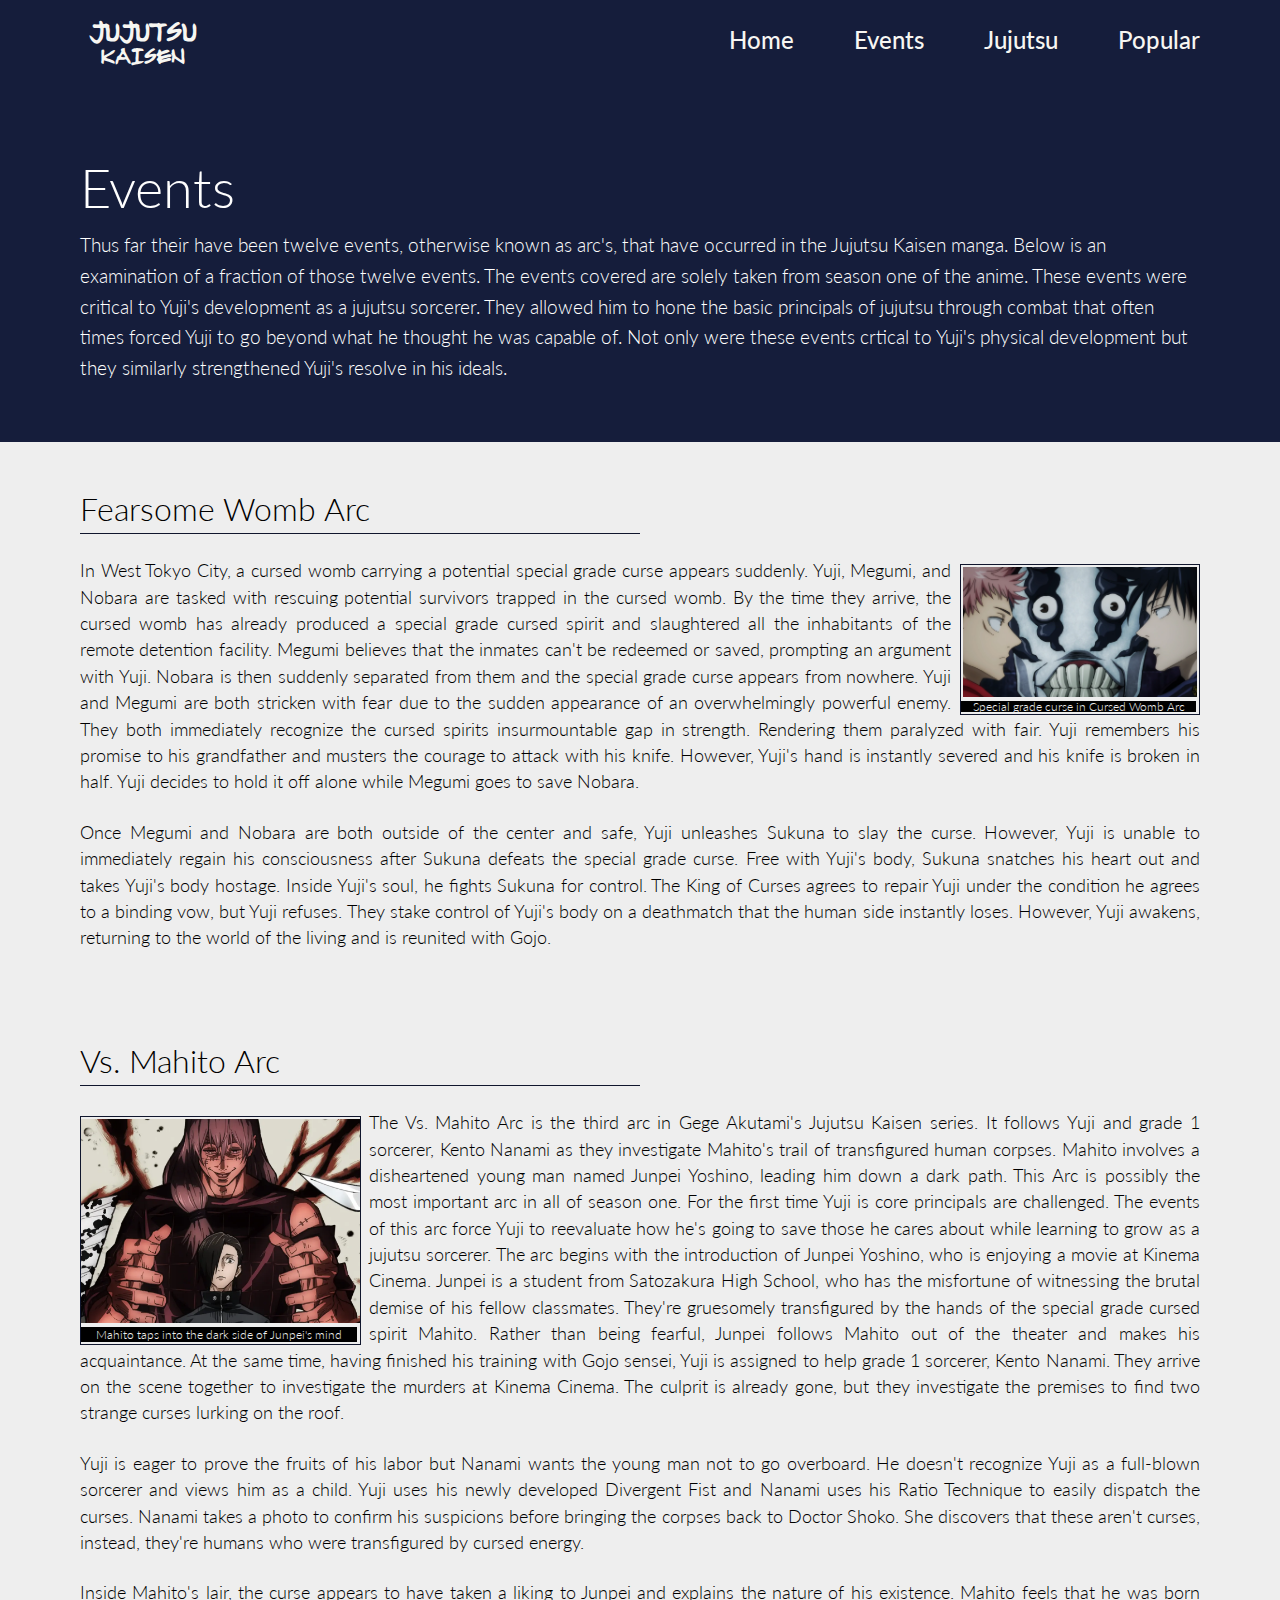
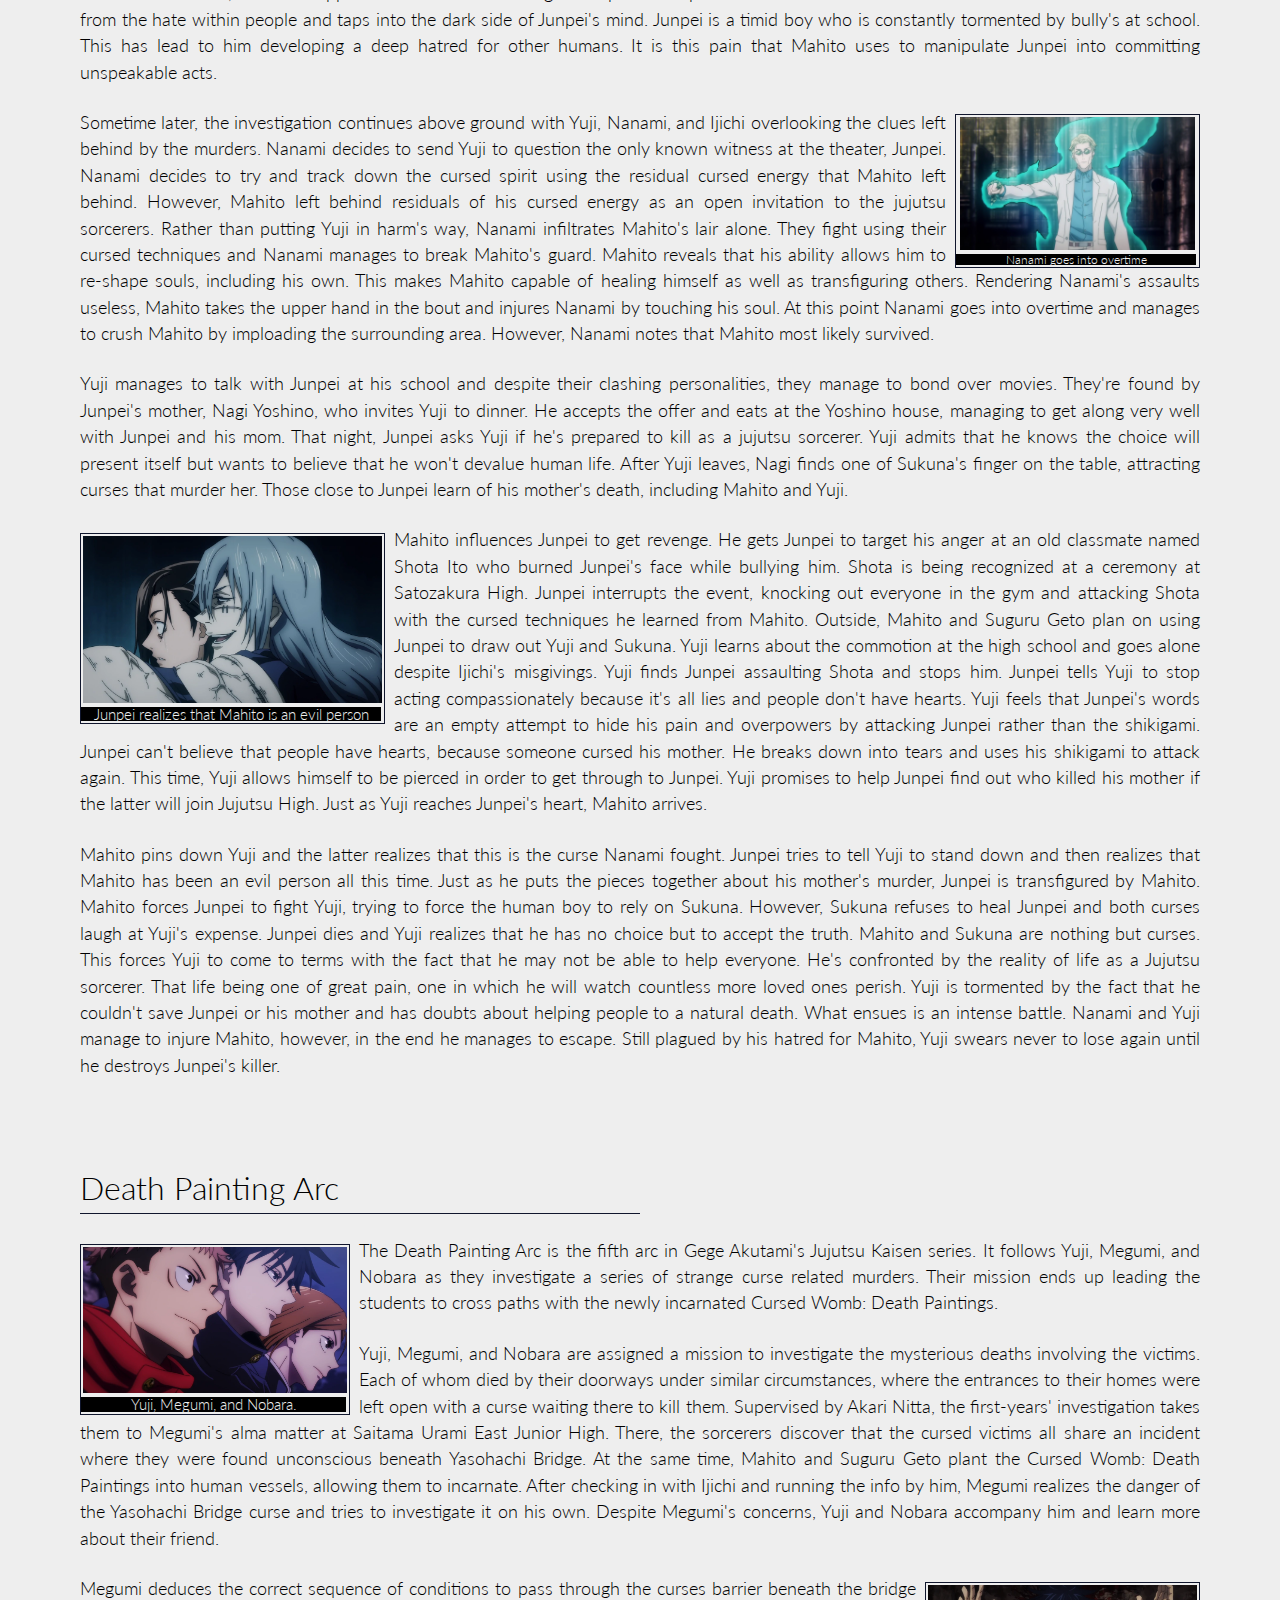
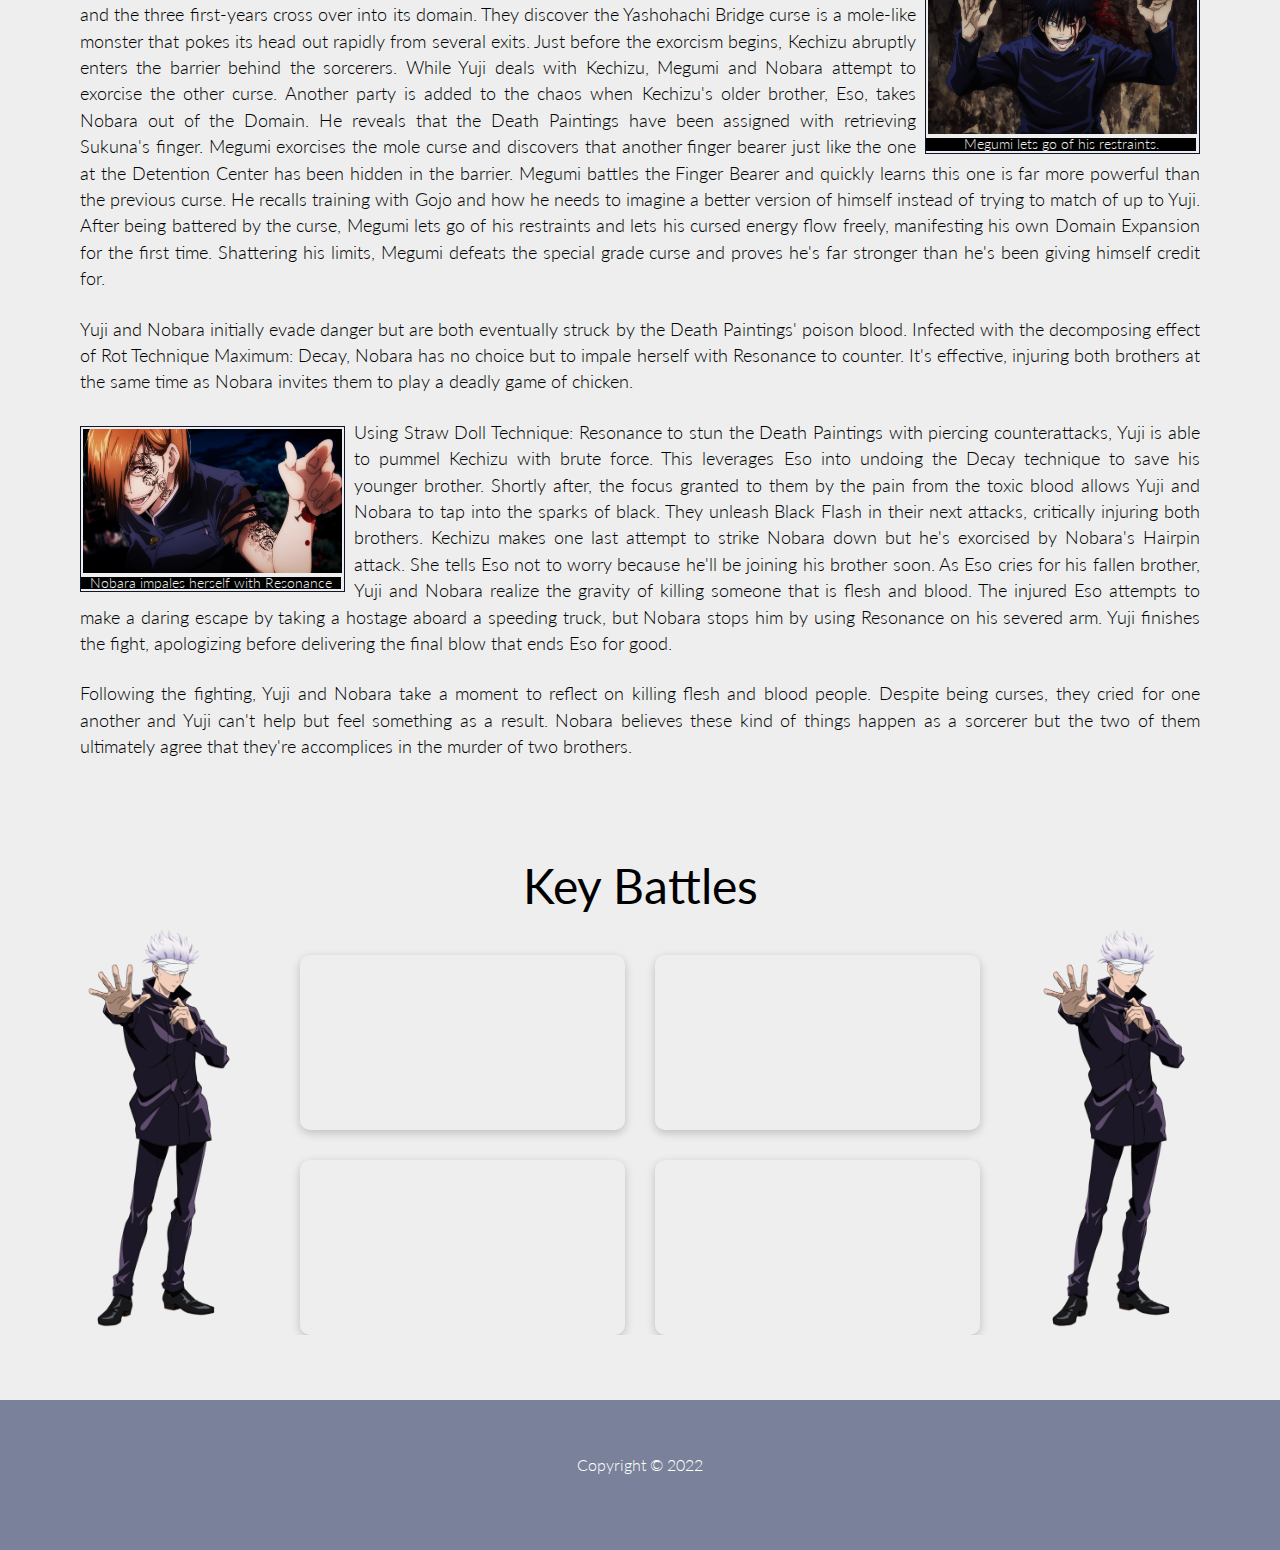
<file: events.html>
<!DOCTYPE html>
<html lang="en">
	<head>
		<meta charset="UTF-8" />
		<meta http-equiv="X-UA-Compatible" content="IE=edge" />
		<meta name="viewport" content="width=device-width, initial-scale=1.0" />
		<link
			rel="stylesheet"
			href="https://cdnjs.cloudflare.com/ajax/libs/font-awesome/6.1.1/css/all.min.css"
			integrity="sha512-KfkfwYDsLkIlwQp6LFnl8zNdLGxu9YAA1QvwINks4PhcElQSvqcyVLLD9aMhXd13uQjoXtEKNosOWaZqXgel0g=="
			crossorigin="anonymous"
			referrerpolicy="no-referrer"
		/>
		<link rel="stylesheet" href="./css/utilities.css" />
		<link rel="stylesheet" href="./css/styles.css " />
		<link rel="stylesheet" href="./css/videos.css " />
		<link rel="stylesheet" href="./css/development.css " />
		<link rel="stylesheet" href="./css/characters.css " />
		<link rel="stylesheet" href="./css/modal.css " />
		<link rel="stylesheet" href="./css/footer.css " />
		<link
			rel="stylesheet"
			href="https://cdn-uicons.flaticon.com/uicons-bold-rounded/css/uicons-bold-rounded.css"
		/>
		<title>Yuji Itadori</title>
	</head>
	<body>
		<!-- Navbar -->
		<div class="navbar-three">
			<div class="navbar-three-container flex">
				<h1 class="navbar-three-header-flex navbar-three-logo-styles">
					<span>jujutsu</span>
					<span>kaisen</span>
				</h1>
				<nav>
					<ul>
						<li><a href="index.html">Home</a></li>
						<li><a href="events.html">Events</a></li>
						<li><a href="jujutsu.html">Jujutsu</a></li>
						<li><a href="popular">Popular</a></li>
					</ul>
				</nav>
			</div>
		</div>
		<!-- <div class="navbar-events">
			<div class="container flex">
				<h1 class="flex-column logo-events">
					<span>jujutsu</span>
					<span>kaisen</span>
				</h1>
				<nav>
					<ul>
						<li><a href="index.html">Home</a></li>
						<li><a href="events.html">Events</a></li>
						<li><a href="jujutsu.html">Jujutsu</a></li>
						<li><a href="popular">Popular</a></li>
					</ul>
				</nav>
			</div>
		</div> -->

		<!-- Head -->
		<section class="events-head bg-primary py-4">
			<div class="container grid grid-7">
				<div>
					<h1 class="xl">Events</h1>

					<p class="lead">
						Thus far their have been twelve events, otherwise known
						as arc's, that have occurred in the Jujutsu Kaisen
						manga. Below is an examination of a fraction of those
						twelve events. The events covered are solely taken from
						season one of the anime. These events were critical to
						Yuji's development as a jujutsu sorcerer. They allowed
						him to hone the basic principals of jujutsu through
						combat that often times forced Yuji to go beyond what he
						thought he was capable of. Not only were these events
						crtical to Yuji's physical development but they
						similarly strengthened Yuji's resolve in his ideals.
					</p>
				</div>
			</div>
		</section>

		<!-- Subhead -->
		<section class="events-sub-head bg-light py-4">
			<div class="container">
				<h1 class="md events-sub-head-title-underline">
					Fearsome Womb Arc
				</h1>
				<div class="content-events-sub-head">
					<div class="figure">
						<img
							class="events-sub-head-img-style"
							loading="lazy"
							src="./events-images/fearsome-womb-arc.webp"
							alt=""
						/>
						<p class="events-sub-head-figure-text">
							Special grade curse in Cursed Womb Arc
						</p>
					</div>

					<p class="events-sub-head-paragraph-style">
						In West Tokyo City, a cursed womb carrying a potential
						special grade curse appears suddenly. Yuji, Megumi, and
						Nobara are tasked with rescuing potential survivors
						trapped in the cursed womb. By the time they arrive, the
						cursed womb has already produced a special grade cursed
						spirit and slaughtered all the inhabitants of the remote
						detention facility. Megumi believes that the inmates
						can't be redeemed or saved, prompting an argument with
						Yuji. Nobara is then suddenly separated from them and
						the special grade curse appears from nowhere. Yuji and
						Megumi are both stricken with fear due to the sudden
						appearance of an overwhelmingly powerful enemy. They
						both immediately recognize the cursed spirits
						insurmountable gap in strength. Rendering them paralyzed
						with fair. Yuji remembers his promise to his grandfather
						and musters the courage to attack with his knife.
						However, Yuji's hand is instantly severed and his knife
						is broken in half. Yuji decides to hold it off alone
						while Megumi goes to save Nobara.
					</p>
				</div>

				<p class="events-sub-head-paragraph-style">
					Once Megumi and Nobara are both outside of the center and
					safe, Yuji unleashes Sukuna to slay the curse. However, Yuji
					is unable to immediately regain his consciousness after
					Sukuna defeats the special grade curse. Free with Yuji's
					body, Sukuna snatches his heart out and takes Yuji's body
					hostage. Inside Yuji's soul, he fights Sukuna for control.
					The King of Curses agrees to repair Yuji under the condition
					he agrees to a binding vow, but Yuji refuses. They stake
					control of Yuji's body on a deathmatch that the human side
					instantly loses. However, Yuji awakens, returning to the
					world of the living and is reunited with Gojo.
				</p>
			</div>
		</section>

		<!-- Subhead Two -->
		<section class="events-sub-head-two bg-light py-4">
			<div class="container">
				<h1 class="md events-sub-head-two-title-underline">
					Vs. Mahito Arc
				</h1>
				<div class="content-events-sub-head-two">
					<div class="figure-two-img-three">
						<img
							class="events-sub-head-img-style"
							loading="lazy"
							src="./events-images/final-try.webp"
							alt=""
						/>
						<p class="events-sub-head-two-figure-three-text">
							Mahito taps into the dark side of Junpei's mind
						</p>
					</div>

					<p class="events-sub-head-paragraph-style">
						The Vs. Mahito Arc is the third arc in Gege Akutami's
						Jujutsu Kaisen series. It follows Yuji and grade 1
						sorcerer, Kento Nanami as they investigate Mahito's
						trail of transfigured human corpses. Mahito involves a
						disheartened young man named Junpei Yoshino, leading him
						down a dark path. This Arc is possibly the most
						important arc in all of season one. For the first time
						Yuji is core principals are challenged. The events of
						this arc force Yuji to reevaluate how he's going to save
						those he cares about while learning to grow as a jujutsu
						sorcerer. The arc begins with the introduction of Junpei
						Yoshino, who is enjoying a movie at Kinema Cinema.
						Junpei is a student from Satozakura High School, who has
						the misfortune of witnessing the brutal demise of his
						fellow classmates. They're gruesomely transfigured by
						the hands of the special grade cursed spirit Mahito.
						Rather than being fearful, Junpei follows Mahito out of
						the theater and makes his acquaintance. At the same
						time, having finished his training with Gojo sensei,
						Yuji is assigned to help grade 1 sorcerer, Kento Nanami.
						They arrive on the scene together to investigate the
						murders at Kinema Cinema. The culprit is already gone,
						but they investigate the premises to find two strange
						curses lurking on the roof.
					</p>
				</div>

				<p class="events-sub-head-paragraph-style">
					Yuji is eager to prove the fruits of his labor but Nanami
					wants the young man not to go overboard. He doesn't
					recognize Yuji as a full-blown sorcerer and views him as a
					child. Yuji uses his newly developed Divergent Fist and
					Nanami uses his Ratio Technique to easily dispatch the
					curses. Nanami takes a photo to confirm his suspicions
					before bringing the corpses back to Doctor Shoko. She
					discovers that these aren't curses, instead, they're humans
					who were transfigured by cursed energy.
				</p>

				<p class="events-sub-head-paragraph-style">
					Inside Mahito's lair, the curse appears to have taken a
					liking to Junpei and explains the nature of his existence.
					Mahito feels that he was born from the hate within people
					and taps into the dark side of Junpei's mind. Junpei is a
					timid boy who is constantly tormented by bully's at school.
					This has lead to him developing a deep hatred for other
					humans. It is this pain that Mahito uses to manipulate
					Junpei into committing unspeakable acts.
				</p>

				<div class="content-events-sub-head-two">
					<div class="figure-two-img-two">
						<img
							class="events-sub-head-img-style"
							loading="lazy"
							src="./events-images/nanami-overtime.webp"
							alt=""
						/>
						<p class="events-sub-head-two-figure-two-text">
							Nanami goes into overtime
						</p>
					</div>
					<p class="events-sub-head-paragraph-style">
						Sometime later, the investigation continues above ground
						with Yuji, Nanami, and Ijichi overlooking the clues left
						behind by the murders. Nanami decides to send Yuji to
						question the only known witness at the theater, Junpei.
						Nanami decides to try and track down the cursed spirit
						using the residual cursed energy that Mahito left
						behind. However, Mahito left behind residuals of his
						cursed energy as an open invitation to the jujutsu
						sorcerers. Rather than putting Yuji in harm's way,
						Nanami infiltrates Mahito's lair alone. They fight using
						their cursed techniques and Nanami manages to break
						Mahito's guard. Mahito reveals that his ability allows
						him to re-shape souls, including his own. This makes
						Mahito capable of healing himself as well as
						transfiguring others. Rendering Nanami's assaults
						useless, Mahito takes the upper hand in the bout and
						injures Nanami by touching his soul. At this point
						Nanami goes into overtime and manages to crush Mahito by
						imploading the surrounding area. However, Nanami notes
						that Mahito most likely survived.
					</p>
				</div>

				<p class="events-sub-head-paragraph-style">
					Yuji manages to talk with Junpei at his school and despite
					their clashing personalities, they manage to bond over
					movies. They're found by Junpei's mother, Nagi Yoshino, who
					invites Yuji to dinner. He accepts the offer and eats at the
					Yoshino house, managing to get along very well with Junpei
					and his mom. That night, Junpei asks Yuji if he's prepared
					to kill as a jujutsu sorcerer. Yuji admits that he knows the
					choice will present itself but wants to believe that he
					won't devalue human life. After Yuji leaves, Nagi finds one
					of Sukuna's finger on the table, attracting curses that
					murder her. Those close to Junpei learn of his mother's
					death, including Mahito and Yuji.
				</p>

				<div class="content-events-sub-head-two">
					<div class="figure-two-img-final">
						<img
							class="events-sub-head-img-style"
							loading="lazy"
							src="./events-images/Mahito-junpei-image-one.webp"
							alt=""
						/>
						<p class="events-sub-head-two-figure-final-text">
							Junpei realizes that Mahito is an evil person
						</p>
					</div>
					<p class="events-sub-head-paragraph-style">
						Mahito influences Junpei to get revenge. He gets Junpei
						to target his anger at an old classmate named Shota Ito
						who burned Junpei's face while bullying him. Shota is
						being recognized at a ceremony at Satozakura High.
						Junpei interrupts the event, knocking out everyone in
						the gym and attacking Shota with the cursed techniques
						he learned from Mahito. Outside, Mahito and Suguru Geto
						plan on using Junpei to draw out Yuji and Sukuna. Yuji
						learns about the commotion at the high school and goes
						alone despite Ijichi's misgivings. Yuji finds Junpei
						assaulting Shota and stops him. Junpei tells Yuji to
						stop acting compassionately because it's all lies and
						people don't have hearts. Yuji feels that Junpei's words
						are an empty attempt to hide his pain and overpowers by
						attacking Junpei rather than the shikigami. Junpei can't
						believe that people have hearts, because someone cursed
						his mother. He breaks down into tears and uses his
						shikigami to attack again. This time, Yuji allows
						himself to be pierced in order to get through to Junpei.
						Yuji promises to help Junpei find out who killed his
						mother if the latter will join Jujutsu High. Just as
						Yuji reaches Junpei's heart, Mahito arrives.
					</p>
				</div>

				<p class="events-sub-head-paragraph-style">
					Mahito pins down Yuji and the latter realizes that this is
					the curse Nanami fought. Junpei tries to tell Yuji to stand
					down and then realizes that Mahito has been an evil person
					all this time. Just as he puts the pieces together about his
					mother's murder, Junpei is transfigured by Mahito. Mahito
					forces Junpei to fight Yuji, trying to force the human boy
					to rely on Sukuna. However, Sukuna refuses to heal Junpei
					and both curses laugh at Yuji's expense. Junpei dies and
					Yuji realizes that he has no choice but to accept the truth.
					Mahito and Sukuna are nothing but curses. This forces Yuji
					to come to terms with the fact that he may not be able to
					help everyone. He's confronted by the reality of life as a
					Jujutsu sorcerer. That life being one of great pain, one in
					which he will watch countless more loved ones perish. Yuji
					is tormented by the fact that he couldn't save Junpei or his
					mother and has doubts about helping people to a natural
					death. What ensues is an intense battle. Nanami and Yuji
					manage to injure Mahito, however, in the end he manages to
					escape. Still plagued by his hatred for Mahito, Yuji swears
					never to lose again until he destroys Junpei's killer.
				</p>
			</div>
		</section>

		<!-- Subhead Three -->
		<section class="events-sub-head-three bg-light py-4">
			<div class="container">
				<h1 class="md events-sub-head-three-title-underline">
					Death Painting Arc
				</h1>
				<div class="content-events-sub-head-three">
					<div class="figure-three">
						<img
							class="events-sub-head-img-style"
							loading="lazy"
							src="./events-images/death-painting-img-one.webp"
							alt=""
						/>
						<p class="events-sub-head-three-figure-text">
							Yuji, Megumi, and Nobara.
						</p>
					</div>

					<p class="events-sub-head-paragraph-style">
						The Death Painting Arc is the fifth arc in Gege
						Akutami's Jujutsu Kaisen series. It follows Yuji,
						Megumi, and Nobara as they investigate a series of
						strange curse related murders. Their mission ends up
						leading the students to cross paths with the newly
						incarnated Cursed Womb: Death Paintings.
					</p>
				</div>

				<p class="events-sub-head-paragraph-style">
					Yuji, Megumi, and Nobara are assigned a mission to
					investigate the mysterious deaths involving the victims.
					Each of whom died by their doorways under similar
					circumstances, where the entrances to their homes were left
					open with a curse waiting there to kill them. Supervised by
					Akari Nitta, the first-years' investigation takes them to
					Megumi's alma matter at Saitama Urami East Junior High.
					There, the sorcerers discover that the cursed victims all
					share an incident where they were found unconscious beneath
					Yasohachi Bridge. At the same time, Mahito and Suguru Geto
					plant the Cursed Womb: Death Paintings into human vessels,
					allowing them to incarnate. After checking in with Ijichi
					and running the info by him, Megumi realizes the danger of
					the Yasohachi Bridge curse and tries to investigate it on
					his own. Despite Megumi's concerns, Yuji and Nobara
					accompany him and learn more about their friend.
				</p>

				<div class="content-events-sub-head-three">
					<div class="figure-three-img-megumi">
						<img
							class="events-sub-head-img-style"
							loading="lazy"
							src="./events-images/death-painting-megumi.webp"
							alt=""
						/>
						<p class="events-sub-head-three-figure-img-megumi-text">
							Megumi lets go of his restraints.
						</p>
					</div>
					<p class="events-sub-head-paragraph-style">
						Megumi deduces the correct sequence of conditions to
						pass through the curses barrier beneath the bridge and
						the three first-years cross over into its domain. They
						discover the Yashohachi Bridge curse is a mole-like
						monster that pokes its head out rapidly from several
						exits. Just before the exorcism begins, Kechizu abruptly
						enters the barrier behind the sorcerers. While Yuji
						deals with Kechizu, Megumi and Nobara attempt to
						exorcise the other curse. Another party is added to the
						chaos when Kechizu's older brother, Eso, takes Nobara
						out of the Domain. He reveals that the Death Paintings
						have been assigned with retrieving Sukuna's finger.
						Megumi exorcises the mole curse and discovers that
						another finger bearer just like the one at the Detention
						Center has been hidden in the barrier. Megumi battles
						the Finger Bearer and quickly learns this one is far
						more powerful than the previous curse. He recalls
						training with Gojo and how he needs to imagine a better
						version of himself instead of trying to match of up to
						Yuji. After being battered by the curse, Megumi lets go
						of his restraints and lets his cursed energy flow
						freely, manifesting his own Domain Expansion for the
						first time. Shattering his limits, Megumi defeats the
						special grade curse and proves he's far stronger than
						he's been giving himself credit for.
					</p>
				</div>

				<p class="events-sub-head-paragraph-style">
					Yuji and Nobara initially evade danger but are both
					eventually struck by the Death Paintings' poison blood.
					Infected with the decomposing effect of Rot Technique
					Maximum: Decay, Nobara has no choice but to impale herself
					with Resonance to counter. It's effective, injuring both
					brothers at the same time as Nobara invites them to play a
					deadly game of chicken.
				</p>

				<div class="content-events-sub-head-three">
					<div class="figure-three-img-two">
						<img
							class="events-sub-head-img-style"
							loading="lazy"
							src="./events-images/death-painting-img-nobara.webp"
							alt=""
						/>
						<p class="events-sub-head-three-figure-img-two-text">
							Nobara impales herself with Resonance
						</p>
					</div>

					<p class="events-sub-head-paragraph-style">
						Using Straw Doll Technique: Resonance to stun the Death
						Paintings with piercing counterattacks, Yuji is able to
						pummel Kechizu with brute force. This leverages Eso into
						undoing the Decay technique to save his younger brother.
						Shortly after, the focus granted to them by the pain
						from the toxic blood allows Yuji and Nobara to tap into
						the sparks of black. They unleash Black Flash in their
						next attacks, critically injuring both brothers. Kechizu
						makes one last attempt to strike Nobara down but he's
						exorcised by Nobara's Hairpin attack. She tells Eso not
						to worry because he'll be joining his brother soon. As
						Eso cries for his fallen brother, Yuji and Nobara
						realize the gravity of killing someone that is flesh and
						blood. The injured Eso attempts to make a daring escape
						by taking a hostage aboard a speeding truck, but Nobara
						stops him by using Resonance on his severed arm. Yuji
						finishes the fight, apologizing before delivering the
						final blow that ends Eso for good.
					</p>
				</div>

				<p class="events-sub-head-paragraph-style">
					Following the fighting, Yuji and Nobara take a moment to
					reflect on killing flesh and blood people. Despite being
					curses, they cried for one another and Yuji can't help but
					feel something as a result. Nobara believes these kind of
					things happen as a sorcerer but the two of them ultimately
					agree that they're accomplices in the murder of two
					brothers.
				</p>
			</div>
		</section>

		<!-- Video 1-->
		<section id="bg-videos" class="videos">
			<div id="videos-margin">
				<h2 class="lg-plus text-center">Key Battles</h2>
				<div class="container">
					<div class="grid-4">
						<div id="video-gojo-img" class="item1 item-img1">
							<img src="./images/a-gojo.png" />
						</div>
						<div class="item2 flex-item">
							<iframe
								src="https://www.youtube.com/embed/2gl289Z3Mcc?start=6"
								title="YouTube video player"
								frameborder="0"
								allow="accelerometer; autoplay; clipboard-write; encrypted-media; gyroscope; picture-in-picture"
								allowfullscreen
							></iframe>
						</div>

						<div class="item3 flex-item">
							<iframe
								src="https://www.youtube.com/embed/ki_ifil6fkY?start=5"
								title="YouTube video player"
								frameborder="0"
								allow="accelerometer; autoplay; clipboard-write; encrypted-media; gyroscope; picture-in-picture"
								allowfullscreen
							></iframe>
						</div>

						<div class="item4 flex-item">
							<iframe
								src="https://www.youtube.com/embed/--ldKzjU4Lw?start=5"
								title="YouTube video player"
								frameborder="0"
								allow="accelerometer; autoplay; clipboard-write; encrypted-media; gyroscope; picture-in-picture"
								allowfullscreen
							></iframe>
						</div>

						<div class="item5 flex-item">
							<iframe
								src="https://www.youtube.com/embed/0z-4XV6dONM?start=5"
								title="YouTube video player"
								frameborder="0"
								allow="accelerometer; autoplay; clipboard-write; encrypted-media; gyroscope; picture-in-picture"
								allowfullscreen
							></iframe>
						</div>

						<div id="video-gojo-img" class="item6 item-img2">
							<img src="./images/a-gojo.png" />
						</div>
					</div>
				</div>
			</div>
		</section>

		<!-- FOOTER -->

		<footer class="footer-events py-3">
			<div class="container-2 flex grid grid-5">
				<div class="social flex">
					<a href="#"><i class="fab fa-github fa-3x"></i></a>
					<a href="#"><i class="fab fa-linkedin fa-3x"></i></a>
					<a href="#"><i class="fab fa-facebook fa-3x"></i></a>
					<a href="#"><i class="fab fa-instagram fa-3x"></i></a>
					<a href="#"><i class="fab fa-twitter fa-3x"></i></a>
				</div>
				<div class="footer-text">
					<p>Copyright &copy; 2022</p>
				</div>
			</div>
		</footer>
	</body>
</html>

<!-- 

 <figure class="figure">
					<img
						class="events-sub-head-img-style"
						loading="lazy"
						src="./events-images/fearsome-womb-arc.webp"
						alt=""
					/>
					<figcaption>
						Special grade curse in Cursed Womb Arc
					</figcaption>
				</figure> 

	<div class="showcase-sidebar card">
					<div class="showcase-card-container">
						<div class="showcase-card-image">
							<img
								class="card-img"
								src="./images/Abilities.webp"
							/>
						</div>
						<div class="showcase-card-header">Abilities</div>
						<div class="showcase-card-body">
							<p>
								Superhuman strength (even without the use of
								cursed energy), superhuman speed/endurance
								(37.3mph), master of hand to hand combat (able
								to fight special grade curses purely using
								martial arts)
							</p>
						</div>
					</div>

					<div class="showcase-card-container">
						<div class="showcase-card-image">
							<img
								class="card-img"
								src="./images/Divergent_Fist.webp"
							/>
						</div>
						<div class="showcase-card-header">Divergent fist</div>
						<div class="showcase-card-body">
							<p>
								Divergent Fist relies on the manipulation of
								cursed energy, like all other Jujutsu
								techniques. The technique involves the
								concentration of cursed energy in his fists
								while landing a blow. Since Yuuji has
								exceptional raw physical strength and speed, his
								attacks land before he is able to apply cursed
								energy to his moves. Thus, arises a delay or
								“lag”. He first hits with a bare minimum amount
								of cursed energy, and then the energy comes
								charging in. This means every contact he makes
								delivers two hits.
							</p>
						</div>
					</div>

					<div class="showcase-card-container">
						<div class="showcase-card-image">
							<img
								class="card-img"
								src="./images/Black_Flash.webp"
							/>
						</div>
						<div class="showcase-card-header">Black Flash</div>
						<div class="showcase-card-body">
							<p>
								A technique that creates spatial distortion when
								a user connects with an impact of cursed energy
								within 0.000001 seconds of a physical hit. The
								phenomenon causes cursed power to flash black,
								creating a more potent attack that is 2.5 times
								stronger then a normal hit.
							</p>
						</div>
					</div>
				</div>
			

			

		

		<section class="boxes">
			<div class="box-wrapper">
				<iframe
					src="https://www.youtube.com/embed/2gl289Z3Mcc?start=6"
					title="YouTube video player"
					frameborder="0"
					allow="accelerometer; autoplay; clipboard-write; encrypted-media; gyroscope; picture-in-picture"
					allowfullscreen
				></iframe>
			</div>

			<div class="box-wrapper">
				<iframe
					src="https://www.youtube.com/embed/ki_ifil6fkY?start=5"
					title="YouTube video player"
					frameborder="0"
					allow="accelerometer; autoplay; clipboard-write; encrypted-media; gyroscope; picture-in-picture"
					allowfullscreen
				></iframe>
			</div>

			<div class="box-wrapper">
				<iframe
					src="https://www.youtube.com/embed/--ldKzjU4Lw?start=5"
					title="YouTube video player"
					frameborder="0"
					allow="accelerometer; autoplay; clipboard-write; encrypted-media; gyroscope; picture-in-picture"
					allowfullscreen
				></iframe>
			</div>

			<div class="box-wrapper">
				<iframe
					src="https://www.youtube.com/embed/0z-4XV6dONM?start=5"
					title="YouTube video player"
					frameborder="0"
					allow="accelerometer; autoplay; clipboard-write; encrypted-media; gyroscope; picture-in-picture"
					allowfullscreen
				></iframe>
			</div>
		</section>

		<section id="testimonials" class="testimonials">
			<blockquote class="twitter-tweet">
				<p lang="en" dir="ltr">
					Will you be giving your vote for BEST PROTAGONIST to Yuuji
					at the
					<a
						href="https://twitter.com/hashtag/AnimeAwards?src=hash&amp;ref_src=twsrc%5Etfw"
						>#AnimeAwards</a
					>?<br /><br />🔥 VOTE:
					<a href="https://t.co/c0Y5m6cdtL"
						>https://t.co/c0Y5m6cdtL</a
					>
					<a href="https://t.co/ZRbEPaIpQL"
						>pic.twitter.com/ZRbEPaIpQL</a
					>
				</p>
				&mdash; The Anime Awards (@TheAnimeAwards)
				<a
					href="https://twitter.com/TheAnimeAwards/status/1484652877771649024?ref_src=twsrc%5Etfw"
					>January 21, 2022</a
				>
			</blockquote>

			<blockquote class="twitter-tweet">
				<p lang="en" dir="ltr">
					And the
					<a
						href="https://twitter.com/hashtag/AnimeAwards?src=hash&amp;ref_src=twsrc%5Etfw"
						>#AnimeAwards</a
					>
					winner for BEST FIGHT SCENE IS…
					<a
						href="https://twitter.com/Jujutsu_Kaisen_?ref_src=twsrc%5Etfw"
						>@Jujutsu_Kaisen_</a
					>
					🔥<br /><br />🏆 Full list of winners:
					<a href="https://t.co/eD6Cb2JveQ"
						>https://t.co/eD6Cb2JveQ</a
					>
					<a href="https://t.co/IK5J5USMuE"
						>pic.twitter.com/IK5J5USMuE</a
					>
				</p>
				&mdash; The Anime Awards (@TheAnimeAwards)
				<a
					href="https://twitter.com/TheAnimeAwards/status/1491512267988471810?ref_src=twsrc%5Etfw"
					>February 9, 2022</a
				>
			</blockquote>

			<blockquote class="twitter-tweet">
				<p lang="en" dir="ltr">
					Join Yuta in his personal journey to confront the Curse that
					haunts him. See
					<a
						href="https://twitter.com/Jujutsu_Kaisen_?ref_src=twsrc%5Etfw"
						>@Jujutsu_Kaisen_</a
					>
					at
					<a
						href="https://twitter.com/hashtag/AMCTheatres?src=hash&amp;ref_src=twsrc%5Etfw"
						>#AMCTheatres</a
					>, this weekend!
					<a href="https://t.co/9UxtQ053Hy"
						>https://t.co/9UxtQ053Hy</a
					>
					<a href="https://t.co/76HIOPi0ro"
						>pic.twitter.com/76HIOPi0ro</a
					>
				</p>
				&mdash; AMC Theatres (@AMCTheatres)
				<a
					href="https://twitter.com/AMCTheatres/status/1507553254909034498?ref_src=twsrc%5Etfw"
					>March 26, 2022</a
				>
			</blockquote>

			<blockquote class="twitter-tweet">
				<p lang="en" dir="ltr">
					<a
						href="https://twitter.com/hashtag/JJK0Movie?src=hash&amp;ref_src=twsrc%5Etfw"
						>#JJK0Movie</a
					>
					is one you DO NOT want to miss. Just check out these Rotten
					Tomatoes scores! 🔥<br /><br />🇺🇸🇨🇦
					<a href="https://t.co/DljrLiZKiA">https://t.co/DljrLiZKiA</a
					><br />🇬🇧
					<a href="https://t.co/RByWmxFWqm">https://t.co/RByWmxFWqm</a
					><br />🇦🇺🇳🇿🇿🇦
					<a href="https://t.co/VjxBsRSEkc"
						>https://t.co/VjxBsRSEkc</a
					>
					<a href="https://t.co/81Gr6uVRL6"
						>pic.twitter.com/81Gr6uVRL6</a
					>
				</p>
				&mdash; JUJUTSU KAISEN (@Jujutsu_Kaisen_)
				<a
					href="https://twitter.com/Jujutsu_Kaisen_/status/1506757240971218949?ref_src=twsrc%5Etfw"
					>March 23, 2022</a
				>
			</blockquote>
		</section>

		<footer>
			<nav class="footer-nav">
				<ul>
					<li>
						<a
							href="https://twitter.com/Jujutsu_Kaisen_"
							target="_blank"
							><i class="fa fa-twitter"></i
						></a>
					</li>
					<li>
						<a
							href="https://www.instagram.com/crunchyroll/"
							target="_blank"
							><i class="fa fa-instagram"></i
						></a>
					</li>
					<li>
						<a
							href="https://www.facebook.com/jujutsu.kaisen.official"
							target="_blank"
						>
							<i class="fa fa-facebook-official"></i>
						</a>
					</li>
					<li>
						<a
							href="https://www.reddit.com/r/JuJutsuKaisen/"
							target="_blank"
							><i class="fa fa-reddit"></i
						></a>
					</li>
					<li>
						<a
							href="https://en.wikipedia.org/wiki/Jujutsu_Kaisen"
							target="_blank"
							><i class="fa fa-wikipedia-w"></i
						></a>
					</li>
				</ul>
			</nav>
		</footer>

		<script src="https://apis.google.com/js/platform.js"></script>
		<script
			async
			src="https://platform.twitter.com/widgets.js"
			charset="utf-8"
		></script>
		<script src="https://cdn.freecodecamp.org/testable-projects-fcc/v1/bundle.js"></script>

		-->

<!-- <p>
			Yuji was created by Gege Akutami. His name is rife with
			symbolisim. Itadori is a rare word in Kanji. It is
			seldom written the way Akutami writes it. When written
			in this manner Itadori roughly translates to take away
			pain. Akutami chose this name as it is befitting a
			character whose primary objective is to help others.
			Just as Yuji's name is rife with symbolic meaning, his
			clothing likewise serves a symbolic purpose. Akutami
			purposly chose to have Itadori as the only sorcerer in
			the series who is seen wearing a hood. Akutami stated in
			an interview that Yuj's unique Jujutsu high uniform was
			meant to symbolize his hesitancy and indecisiveness.
		</p>
		<p>
			The author of the Jujutsu Kaisen series, Gege Akutami,
			revealed that Yuji Itadori will die by the end of the
			manga. Gege Akutami wrote Yuji as the embodiment of how
			painful and depressing the lives of jujutsu sorcerers
			can be. While these sorcerers must put their lives on
			the line they are simultaneously burdened by the
			inevitable deaths of everyone they get close to. Itadori
			serves as an amalgamation of the life that every jujutsu
			sorcerer is destined to lead.
		</p>

		<p>
			Shortly after his grandfathers death he encounters
			Megumi, a sorcerer who was battling a cursed spirit at
			the time. When he and Megumi were under the threat of
			being killed by a curse, Yuji impulsively swallowed
			Sukuna's finger to exorcise the curse and save them
			despite having met Megumi for the first time on that
			day. Yuji's sacrafice demonstrated one of his defining
			traits in the series. That trait being his willingness
			to sacrifice himself for others, which was triggered by
			his grandfather's last words to him.
		</p> -->

<!-- <div class="card__item_firstname">
			<p>Yuji</p>
			<p>
				Yuji's character is defined by his desire to
				aide those in need while simultaneously seeing
				the best in others, regardless of what they've
				done in the past. Yuji's name in kanji serves as a
				symbolic refernce to his desire to
				aide those in need. In
				kanji Yuji means “unchanging kindness” or
				“unwavering humanity”.
			</p>
		</div>

		<div class="card__item_lastname">
			<p>Itadori</p>
			<p>
				Itadori is a rare word in Kanji. It is seldom
				written the way Akutami writes it. When written
				in this manner Itadori roughly translates to
				take away pain. Akutami chose this name as it is
				befitting a character whose primary objective is
				to help others.
			</p>
		</div> -->

<!-- <div class="grid grid-3 text-center my-4">
			<div>
				<img
					alt="Yuji using Black Flash (Anime).gif"
					src="images/newCursedEnergy.gif"
					class="gif"
				/>
				<h3>Cursed Energy</h3>
				<p class="text-secondary">Learn More</p>
			</div>

			<div>
				<img
					alt="Yuji using Black Flash (Anime).gif"
					src="images/newDivergentFist.gif"
					class="gif"
				/>
				<h3>Divergent Fist</h3>
				<p class="text-secondary">Learn More</p>
			</div>

			<div>
				<img
					alt="Yuji using Black Flash (Anime).gif"
					src="images/blackFlashNew.gif"
					class="gif"
				/>
				<h3>Black Flash</h3>
				<p class="text-secondary">Learn More</p>
			</div>
		</div> -->

<!-- 
		<dialog
		id="modal_container_one"
		class="modal-container-one"
	>
		<div class="modal-content-one">
			<div class="modal-header-one">
				<h1 class="header-text-style">
					Cursed Energy
				</h1>
				<i class="fi fi-br-cross"></i>
			</div>
			<div class="modal-body-one txt-modal">
				<div class="modal-img-circle">
					<img
						class="img-static-circle"
						src="./images/yuji-sukuna.png"
					/>
				</div>
				<p>
					Cursed energy is born from negative
					emotions such as grief and anger. These
					negative feelings are common in human
					society so almost everyone possesses
					cursed energy. If this amount is higher
					than a certain degree, it grants the
					person the ability to see curses, which
					is very rare among the human race.
				</p>

				<p>
					Curses are apparitions manifested
					entirely from cursed energy. Even their
					bodies are composed of cursed energy,
					making cursed spirits invisible to
					non-sorcerers. Jujutsu related items
					such as cursed tools, cursed objects,
					and cursed corpses all contain cursed
					energy. The emission of cursed energy
					from humans collects like sediment until
					a cursed spirit is born from the
					collective negative energy.
				</p>

				<div class="modal-img">
					<img
						class="img-static"
						src="./images/gang-new.png"
					/>
				</div>

				<p>
					Curses born with strong feelings
					directed toward a certain aspect are
					especially strong. The stronger
					humanity's fear and anger is directed at
					cursing a certain aspect of the world,
					like natural disasters, the more
					powerful curses spawned from those
					negative sentiments will be.
				</p>

				<div class="modal-img">
					<img
						class="img-static"
						src="./images/gang-new.png"
					/>
				</div>

				<p>
					Proper control over one's emotions is
					key to channeling cursed energy and
					every jujutsu sorcerer is trained to do
					so. This makes it so sorcerers don't
					waste their power supply even while
					they're overcome with emotion.
				</p>

				<div class="modal-gif">
					<img
						class="img-gif"
						src="./images/newCursedEnergy.gif"
					/>
				</div>

				<p>
					Sorcerers leak far less cursed energy
					than the average human. So much so, that
					if every human were a sorcerer, curses
					would cease to spawn. There are other
					differences in how sorcerers and
					non-sorcerers use cursed energy due to
					their profession, but the real reason
					lies in how it flows. While cursed
					energy leaks outward from non-sorcerers,
					it flows heavily within sorcerers which
					keeps it contained
				</p>

				<p>
					Applying cursed energy to physical
					attacks can be as effective as a cursed
					technique when it comes to gifted
					combatants who prefer close quarters.
					Yuji can fight on par with that of a
					grade 1 sorcerer without a technique due
					to his ability to seemlessly imbue his
					physical attacks with cursed energy.
				</p>

				<p>
					Control over cursed energy requires
					innate skill and vigorous training. In
					order for Yuji to develop his skills,
					Gojo had him undergo special training
					that saw him controlling his emotions
					and his cursed energy at the same time.
				</p>

				 <div class="modal-gif modal-gif2">
					<img
						class="img-gif img-gif2"
						src="./images/fight.gif"
					/>
				</div> 

				<div class="modal-gif">
					<img
						class="img-gif"
						src="./images/newCursedEnergy.gif"
					/>
				</div>

				<p>
					Yuji's cursed energy originates from the
					cursed finger that he consume in the
					opening episode; as that finger belonged
					to the special grade curse, Ryomen
					Sukuna.
				</p>
				<p>
					Although Yuji has not developed an
					innate technique, he has shown great
					proficiency in learning how to control
					cursed energy. Currently, Yuji primarily
					uses cursed energy combined with his
					martial arts skills and superhuman
					strength. Yuji reinforces his strikes
					with cursed energy, increasing their
					impact and allowing him to hurt curses.
				</p>
			</div>
			<div class="modal-footer-one"></div>
		</div>
	</dialog> -->

<!-- 
	<dialog id="modal_one" class="modal-container-one">
		<div class="modal-content-one">
			<div class="modal-header-one">
				<h1 class="header-text-style">Cursed Energy</h1>
				<i
					id="close_modal_one"
					class="fi fi-br-cross btn-close"
				></i>
			</div>
			<div class="modal-body-one txt-modal">
				<div class="modal-img-circle">
					<img
						class="img-static-circle"
						src="./images/yuji-sukuna.png"
					/>
				</div>
				<p>
					Cursed energy is born from negative emotions such as
					grief and anger. These negative feelings are common in
					human society so almost everyone possesses cursed
					energy. If this amount is higher than a certain degree,
					it grants the person the ability to see curses, which is
					very rare among the human race.
				</p>

				<p>
					Curses are apparitions manifested entirely from cursed
					energy. Even their bodies are composed of cursed energy,
					making cursed spirits invisible to non-sorcerers.
					Jujutsu related items such as cursed tools, cursed
					objects, and cursed corpses all contain cursed energy.
					The emission of cursed energy from humans collects like
					sediment until a cursed spirit is born from the
					collective negative energy.
				</p>

				<div class="modal-img-curse">
					<img
						class="img-curse"
						src="./images/example-new-curse.png"
					/>
				</div>

				<p>
					Curses born with strong feelings directed toward a
					certain aspect are especially strong. The stronger
					humanity's fear and anger is directed at cursing a
					certain aspect of the world, like natural disasters, the
					more powerful curses spawned from those negative
					sentiments will be.
				</p>

				<p>
					Proper control over one's emotions is key to channeling
					cursed energy and every jujutsu sorcerer is trained to
					do so. This makes it so sorcerers don't waste their
					power supply even while they're overcome with emotion.
				</p>

				<p>
					Sorcerers leak far less cursed energy than the average
					human. So much so, that if every human were a sorcerer,
					curses would cease to spawn. There are other differences
					in how sorcerers and non-sorcerers use cursed energy due
					to their profession, but the real reason lies in how it
					flows. While cursed energy leaks outward from
					non-sorcerers, it flows heavily within sorcerers which
					keeps it contained.
				</p>

				<div class="modal-img-curse-two">
					<img class="img-curse-two" src="./images/nanami.png" />
				</div>

				<p>
					Applying cursed energy to physical attacks can be as
					effective as a cursed technique when it comes to gifted
					combatants who prefer close quarters. Yuji can fight on
					par with that of a grade 1 sorcerer without a technique
					due to his ability to seemlessly imbue his physical
					attacks with cursed energy.
				</p>

				<p>
					Control over cursed energy requires innate skill and
					vigorous training. In order for Yuji to develop his
					skills, Gojo had him undergo special training that saw
					him controlling his emotions and his cursed energy at
					the same time.
				</p>

				<p>
					Yuji's cursed energy originates from the cursed finger
					that he consume in the opening episode; as that finger
					belonged to the special grade curse, Ryomen Sukuna.
				</p>
				<div class="modal-img">
					<img
						class="img-static"
						src="./images/another-cursed-energy.png"
					/>
				</div>
				<p>
					Although Yuji has not developed an innate technique, he
					has shown great proficiency in learning how to control
					cursed energy. Currently, Yuji primarily uses cursed
					energy combined with his martial arts skills and
					superhuman strength. Yuji reinforces his strikes with
					cursed energy, increasing their impact and allowing him
					to hurt curses.
				</p>
			</div>
			<div class="modal-footer-one"></div>
		</div>
	</dialog> -->

<!-- 

	<section class="videos">
		<div class="container">
			<div class="grid-4">
				<div class="item1 item-img">
					<img src="./images/a-yuji.png" />
				</div>
				<div class="item2 flex-item">
					<iframe
						src="https://www.youtube.com/embed/2gl289Z3Mcc?start=6"
						title="YouTube video player"
						frameborder="0"
						allow="accelerometer; autoplay; clipboard-write; encrypted-media; gyroscope; picture-in-picture"
						allowfullscreen
					></iframe>
				</div>

				<div class="item3 flex-item">
					<iframe
						src="https://www.youtube.com/embed/ki_ifil6fkY?start=5"
						title="YouTube video player"
						frameborder="0"
						allow="accelerometer; autoplay; clipboard-write; encrypted-media; gyroscope; picture-in-picture"
						allowfullscreen
					></iframe>
				</div>

				<div class="item4 flex-item">
					<iframe
						src="https://www.youtube.com/embed/--ldKzjU4Lw?start=5"
						title="YouTube video player"
						frameborder="0"
						allow="accelerometer; autoplay; clipboard-write; encrypted-media; gyroscope; picture-in-picture"
						allowfullscreen
					></iframe>
				</div>

				<div class="item5 flex-item">
					<iframe
						src="https://www.youtube.com/embed/0z-4XV6dONM?start=5"
						title="YouTube video player"
						frameborder="0"
						allow="accelerometer; autoplay; clipboard-write; encrypted-media; gyroscope; picture-in-picture"
						allowfullscreen
					></iframe>
				</div>

				<div class="item6 item-img">
					<img src="./images/b-sukuna.png" />
				</div>
			</div>
		</div>
	</section> -->

<!-- 
	<section id="bg-primary" class="development my-2 py-2">
		<div class="container grid">
			<div class="text-center">
				<h2 class="lg">Character Development</h2>
				<p class="lead my-1">
					Pivotal moments and characters that shaped Yuji as a
					jujutsu sorcerer
				</p>
				<a href="#" class="btn">Read more</a>
			</div>
			<img class="nanami" src="./images/a-kento.png" alt="" />
		</div>
	</section> -->

<!-- 
	

 Pivotal moments and characters that shaped Yuji as a jujutsu sorcerer

-->

<!-- 
<section id="bg-primary" class="development my-2 py-2">
	<div class="container grid">

		<div>
			<h2 class="lg">Key Events</h2>
			<p class="lead my-1">
				Throughout the series, Yuji developes exceptional cursed
				techniques as he faces down different curses and the
				emotional blowback that is accompanied by those
				encounters. Yuji believes strongly in the value of life
				and works to make sure everyone he meets, regardless of
				transgressions they may have committed, receives proper
				treatment.
			</p>
			<a href="#" class="btn">Read more</a>
		</div>
		<img class="nanami" src="./images/gang-temp.png" alt="" />
	</div>
</section> 

developes exceptional cursed
						techniques as he faces down different curses and the
						emotional blowback that accompanies them. In doing so
						Yuji deviates from prototypical shonen protagonist whose
						main objective is to change the world. as these
						encounters force him to question his ideals in an
						attempt to reconcile his beliefs with the sombering
						reality of life as a Jujutsu sorcerer.
-->
</file>
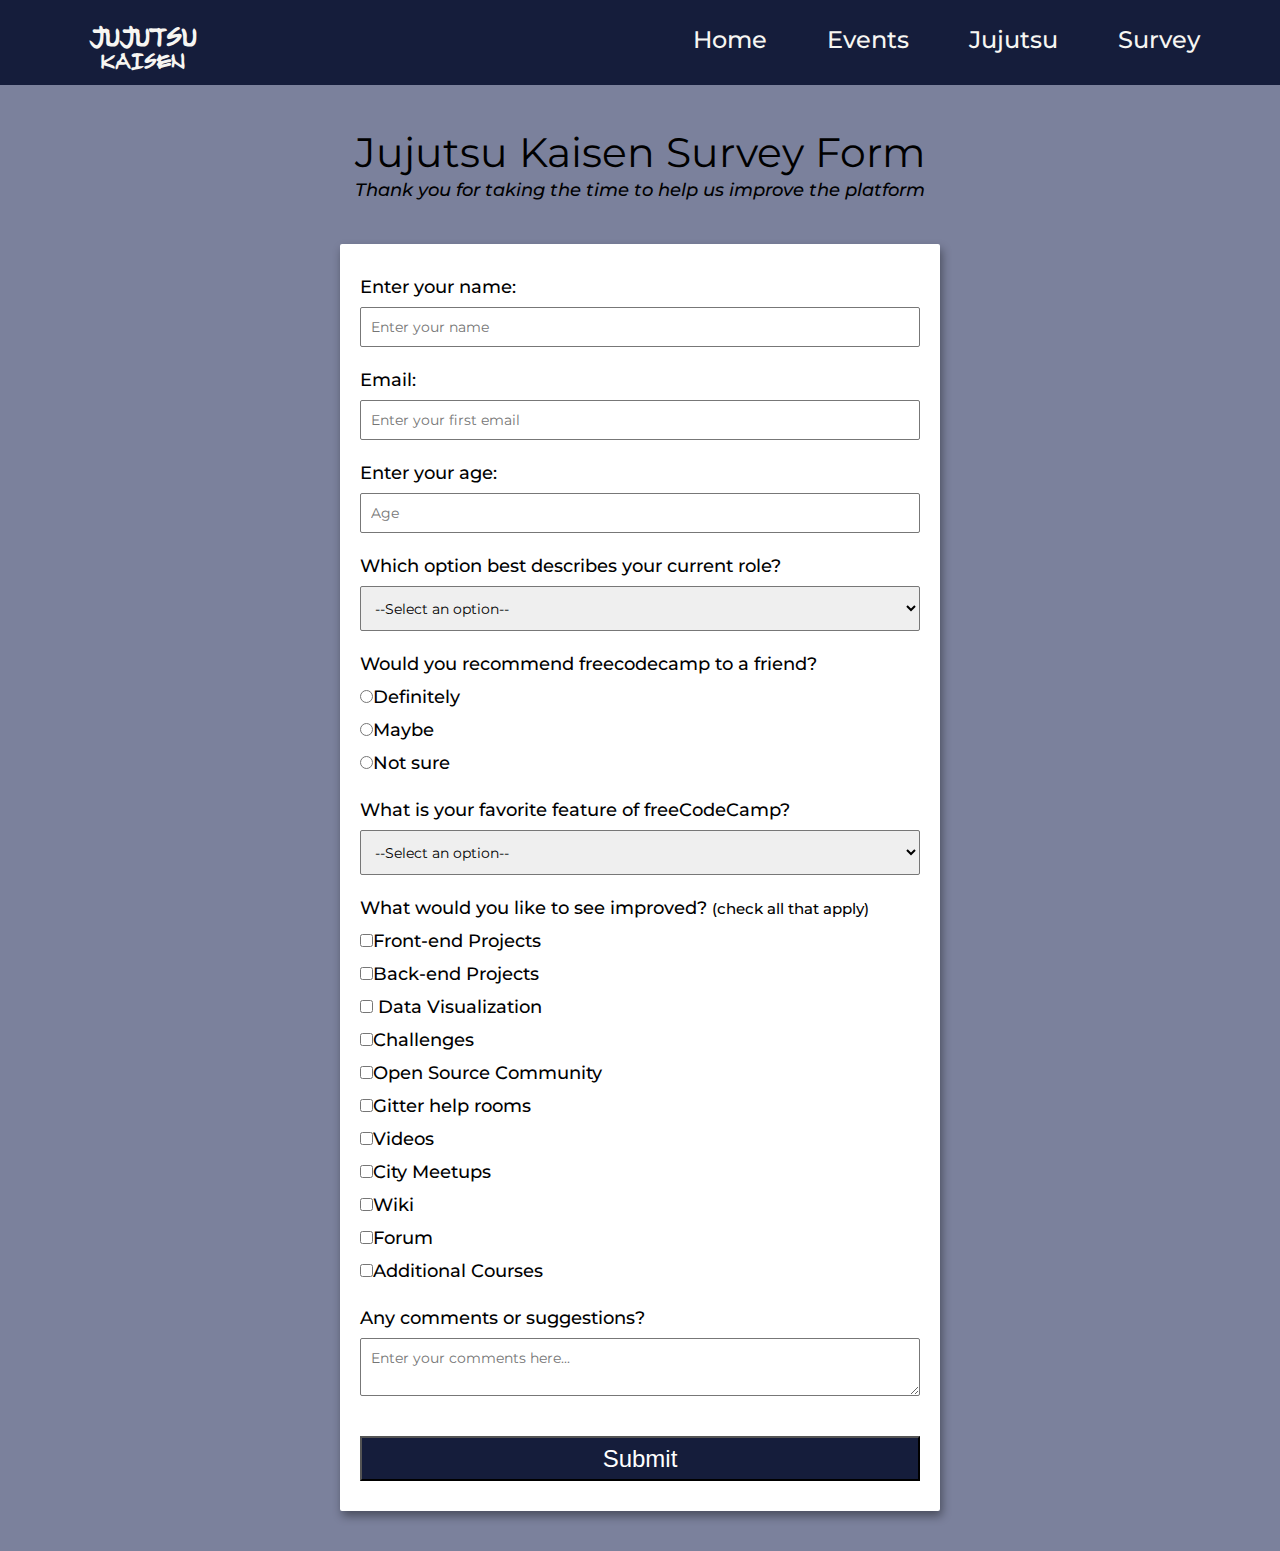
<file: form.html>
<!DOCTYPE html>
<html lang="en">
	<head>
		<meta charset="UTF-8" />
		<meta http-equiv="X-UA-Compatible" content="IE=edge" />
		<meta name="viewport" content="width=device-width, initial-scale=1.0" />
		<link
			rel="stylesheet"
			href="https://cdnjs.cloudflare.com/ajax/libs/font-awesome/6.1.1/css/all.min.css"
			integrity="sha512-KfkfwYDsLkIlwQp6LFnl8zNdLGxu9YAA1QvwINks4PhcElQSvqcyVLLD9aMhXd13uQjoXtEKNosOWaZqXgel0g=="
			crossorigin="anonymous"
			referrerpolicy="no-referrer"
		/>
		<link
			rel="stylesheet"
			href="https://cdn-uicons.flaticon.com/uicons-brands/css/uicons-brands.css"
		/>
		<link
			rel="stylesheet"
			href="https://cdn-uicons.flaticon.com/uicons-bold-straight/css/uicons-bold-straight.css"
		/>

		<link rel="stylesheet" href="./css/utilities.css" />
		<link rel="stylesheet" href="./css/styles.css " />

		<link rel="stylesheet" href="./css/form.css " />

		<link
			rel="stylesheet"
			href="https://cdn-uicons.flaticon.com/uicons-bold-rounded/css/uicons-bold-rounded.css"
		/>
		<title>Form</title>
	</head>
	<body>
		<div class="navbar-three">
			<div class="navbar-three-container flex">
				<h1 class="navbar-three-header-flex navbar-three-logo-styles">
					<span>jujutsu</span>
					<span>kaisen</span>
				</h1>
				<nav>
					<ul>
						<li><a href="index.html">Home</a></li>
						<li><a href="events.html">Events</a></li>
						<li><a href="jujutsu.html">Jujutsu</a></li>
						<li><a href="form.html">Survey</a></li>
					</ul>
				</nav>
			</div>
		</div>

		<div id="title">
			<h1 id="title">Jujutsu Kaisen Survey Form</h1>
			<p id="description">
				<i
					>Thank you for taking the time to help us improve the
					platform</i
				>
			</p>
		</div>

		<form id="survey-form" data-multi-step>
			<!-- <h3 class="form-title">This is step 1</h3> -->
			<div class="form-group" data-step="1">
				<div class="form-control">
					<label id="name-label" for="name">Enter your name:</label>
					<input
						type="text"
						name="name"
						id="name"
						placeholder="Enter your name"
						required
					/>
				</div>

				<div class="form-control">
					<label id="email-label" for="email">Email:</label>
					<input
						type="email"
						name="email"
						id="email"
						minlength="10"
						maxlength="20"
						size="22"
						placeholder="Enter your first email"
						required
					/>
				</div>

				<div class="form-control">
					<label id="number-label" for="number"
						>Enter your age:</label
					>
					<input
						type="number"
						name="number"
						id="number"
						min="16"
						max="100"
						placeholder="Age"
						required
					/>
				</div>

				<div class="form-control">
					<label for="role"
						>Which option best describes your current role?</label
					>
					<select name="role" id="dropdown">
						<option value="">--Select an option--</option>
						<option value="Student">Student</option>
						<option value="Full-time">Full-time</option>
						<option value="Part-time">Part-time</option>
						<option value="Other">Other</option>
					</select>
				</div>

				<div class="form-control">
					<label>Would you recommend freecodecamp to a friend?</label>
					<label for="recommend-1"
						><input
							id="recommend-1"
							type="radio"
							name="recommend"
							value="definitely"
						/>Definitely</label
					>
					<label for="recommend-2"
						><input
							id="recommend-2"
							type="radio"
							name="recommend"
							value="maybe"
						/>Maybe</label
					>
					<label for="recommend-3"
						><input
							id="recommend-3"
							type="radio"
							name="recommend"
							value="not-sure"
						/>Not sure</label
					>
				</div>

				<div class="form-control">
					<label for="feature"
						>What is your favorite feature of freeCodeCamp?</label
					>
					<select name="feature" id="feature">
						<option value="">--Select an option--</option>
						<option value="Challenges">Challenges</option>
						<option value="Projects">Projects</option>
						<option value="Community">Community</option>
						<option value="Open Source">Open Source</option>
					</select>
				</div>

				<div class="form-control">
					<label
						>What would you like to see improved?
						<small>(check all that apply)</small></label
					>
					<label for="improve-1"
						><input
							type="checkbox"
							id="improve-1"
							name="improve"
							value="improve-1"
						/>Front-end Projects</label
					>
					<label for="improve-2"
						><input
							type="checkbox"
							id="improve-2"
							name="improve"
							value="improve-2"
						/>Back-end Projects
					</label>
					<label for="improve-3"
						><input
							type="checkbox"
							id="improve-3"
							name="improve"
							value="improve-3"
						/>
						Data Visualization</label
					>
					<label for="improve-4"
						><input
							type="checkbox"
							id="improve-4"
							name="improve"
							value="improve-4"
						/>Challenges</label
					>
					<label for="improve-5"
						><input
							type="checkbox"
							id="improve-5"
							name="improve"
							value="improve-5"
						/>Open Source Community</label
					>
					<label for="improve-6"
						><input
							type="checkbox"
							id="improve-6"
							name="improve"
							value="improve-6"
						/>Gitter help rooms</label
					>
					<label for="improve-7"
						><input
							type="checkbox"
							id="improve-7"
							name="improve"
							value="improve-7"
						/>Videos</label
					>
					<label for="improve-8"
						><input
							type="checkbox"
							id="improve-8"
							name="improve"
							value="improve-8"
						/>City Meetups</label
					>
					<label for="improve-9"
						><input
							type="checkbox"
							id="improve-9"
							name="improve"
							value="improve-9"
						/>Wiki</label
					>
					<label for="improve-10"
						><input
							type="checkbox"
							id="improve-10"
							name="improve"
							value="improve-10"
						/>Forum</label
					>
					<label for="improve-1"
						><input
							type="checkbox"
							id="improve-11"
							name="improve"
							value="improve-11"
						/>Additional Courses</label
					>
				</div>

				<div class="form-control">
					<label for="comments">Any comments or suggestions?</label>
					<textarea
						id="comments"
						name="comments"
						placeholder="Enter your comments here..."
					></textarea>
				</div>

				<button id="submit" class="btn-form" type="submit">
					Submit
				</button>
			</div>
			<!-- <div class="form-control" data-step="2"></div>
			<div class="form-control" data-step="3">
				<button class="btn-form" type="submit">Submit</button>
			</div> -->
		</form>
	</body>
</html>
</file>
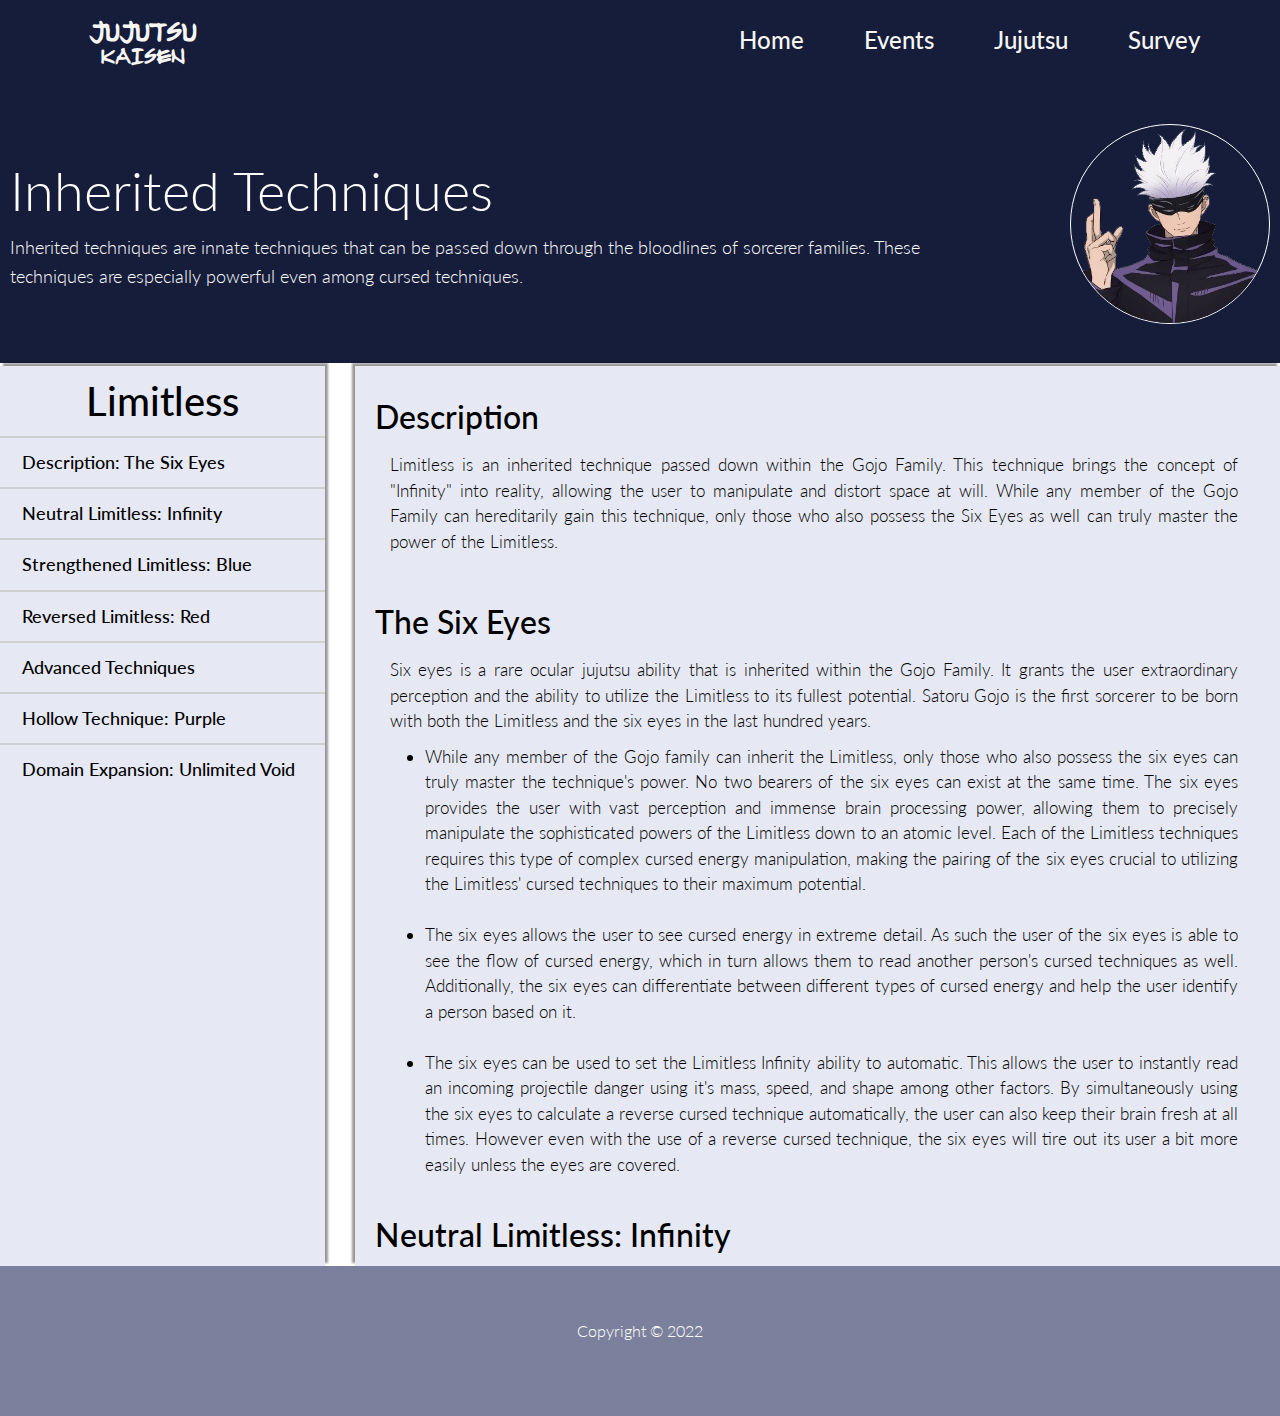
<file: jujutsu.html>
<!DOCTYPE html>
<html lang="en">
	<head>
		<meta charset="UTF-8" />
		<meta http-equiv="X-UA-Compatible" content="IE=edge" />
		<meta name="viewport" content="width=device-width, initial-scale=1.0" />
		<link
			rel="stylesheet"
			href="https://cdnjs.cloudflare.com/ajax/libs/font-awesome/6.1.1/css/all.min.css"
			integrity="sha512-KfkfwYDsLkIlwQp6LFnl8zNdLGxu9YAA1QvwINks4PhcElQSvqcyVLLD9aMhXd13uQjoXtEKNosOWaZqXgel0g=="
			crossorigin="anonymous"
			referrerpolicy="no-referrer"
		/>
		<link rel="stylesheet" href="./css/utilities.css" />
		<link rel="stylesheet" href="./css/styles.css " />
		<link rel="stylesheet" href="./css/footer.css " />
		<link rel="stylesheet" href="./css/jujutsu.css " />
		<link
			rel="stylesheet"
			href="https://cdn-uicons.flaticon.com/uicons-bold-rounded/css/uicons-bold-rounded.css"
		/>
		<title>Yuji Itadori</title>
	</head>
	<body>
		<!-- Navbar -->
		<div class="navbar-three">
			<div class="navbar-three-container flex">
				<h1 class="navbar-three-header-flex navbar-three-logo-styles">
					<span>jujutsu</span>
					<span>kaisen</span>
				</h1>
				<nav>
					<ul>
						<li><a href="index.html">Home</a></li>
						<li><a href="events.html">Events</a></li>
						<li><a href="jujutsu.html">Jujutsu</a></li>
						<li><a href="form.html">Survey</a></li>
					</ul>
				</nav>
			</div>
		</div>

		<!-- Head -->
		<div class="jujutsu-head bg-primary py-2">
			<div class="header-container grid grid-8">
				<div>
					<h1 class="xl">Inherited Techniques</h1>

					<p class="jujutsu-text">
						Inherited techniques are innate techniques that can be
						passed down through the bloodlines of sorcerer families.
						These techniques are especially powerful even among
						cursed techniques.
					</p>
				</div>
				<div class="jujutsu-header-img">
					<img
						loading="lazy"
						src="./inherited-images/Satoru-Gojo.webp"
						alt=""
					/>
				</div>
			</div>
		</div>

		<div id="main-body" class="jujutsu-main my-3">
			<div id="side-nav-container" class="jujutsu-card-side">
				<header id="side-nav-header">
					<span id="side-nav-header-span">Limitless</span>
				</header>
				<nav>
					<ul>
						<li>
							<a class="nav-link" href="#LimitlessDescription"
								>Description: The Six Eyes</a
							>
						</li>

						<li>
							<a class="nav-link" href="#LimitlessInfinity"
								>Neutral Limitless: Infinity</a
							>
						</li>
						<li>
							<a class="nav-link" href="#LimitlessBlue"
								>Strengthened Limitless: Blue</a
							>
						</li>
						<li>
							<a class="nav-link" href="#LimitlessRed"
								>Reversed Limitless: Red</a
							>
						</li>
						<li>
							<a class="nav-link" href="#LimitlessAdvanced"
								>Advanced Techniques</a
							>
						</li>

						<li>
							<a class="nav-link" href="#LimitlessAdvancedPurple">
								Hollow Technique: Purple</a
							>
						</li>

						<li>
							<a
								class="nav-link last"
								href="#LimitlessAdvancedDomain"
								>Domain Expansion: Unlimited Void</a
							>
						</li>
					</ul>
				</nav>
			</div>

			<main class="main-doc">
				<section class="jujutsu-card-main" id="LimitlessDescription">
					<header class="main-section-header-primary">
						Description
					</header>

					<p class="main-section-paragraph-primary">
						Limitless is an inherited technique passed down within
						the Gojo Family. This technique brings the concept of
						"Infinity" into reality, allowing the user to manipulate
						and distort space at will. While any member of the Gojo
						Family can hereditarily gain this technique, only those
						who also possess the Six Eyes as well can truly master
						the power of the Limitless.
					</p>
				</section>

				<section class="jujutsu-card-main" id="LimitlessSixEyes">
					<header class="main-section-header-primary">
						The Six Eyes
					</header>
					<p class="main-section-paragraph-primary">
						Six eyes is a rare ocular jujutsu ability that is
						inherited within the Gojo Family. It grants the user
						extraordinary perception and the ability to utilize the
						Limitless to its fullest potential. Satoru Gojo is the
						first sorcerer to be born with both the Limitless and
						the six eyes in the last hundred years.
					</p>
					<ul class="main-section-paragraph-secondary">
						<li>
							While any member of the Gojo family can inherit the
							Limitless, only those who also possess the six eyes
							can truly master the technique's power. No two
							bearers of the six eyes can exist at the same time.
							The six eyes provides the user with vast perception
							and immense brain processing power, allowing them to
							precisely manipulate the sophisticated powers of the
							Limitless down to an atomic level. Each of the
							Limitless techniques requires this type of complex
							cursed energy manipulation, making the pairing of
							the six eyes crucial to utilizing the Limitless'
							cursed techniques to their maximum potential.
						</li>

						<br />

						<li>
							The six eyes allows the user to see cursed energy in
							extreme detail. As such the user of the six eyes is
							able to see the flow of cursed energy, which in turn
							allows them to read another person's cursed
							techniques as well. Additionally, the six eyes can
							differentiate between different types of cursed
							energy and help the user identify a person based on
							it.
						</li>

						<br />

						<li>
							The six eyes can be used to set the Limitless
							Infinity ability to automatic. This allows the user
							to instantly read an incoming projectile danger
							using it's mass, speed, and shape among other
							factors. By simultaneously using the six eyes to
							calculate a reverse cursed technique automatically,
							the user can also keep their brain fresh at all
							times. However even with the use of a reverse cursed
							technique, the six eyes will tire out its user a bit
							more easily unless the eyes are covered.
						</li>
					</ul>
				</section>

				<section class="jujutsu-card-main" id="LimitlessInfinity">
					<header class="main-section-header-primary">
						Neutral Limitless: Infinity
					</header>
					<p class="main-section-paragraph-primary">
						Infinity is the base state of the Limitless and is
						essentially the power to stop. The Limitless technique
						operates the same way convergent and divergent sequences
						do in mathematics. The Infinity is the convergence of an
						immeasurable series, anything that approaches the
						infinity slows down and never reaches the user. This is
						because the technique takes the finite amount of space
						between the two subjects and divides it an infinite
						amount of times.
					</p>
					<ul class="main-section-paragraph-secondary">
						<li>
							In mathematics, no matter how many times someone
							divides a number it will never be reduced to zero.
							Instead, they will be left with fractional units so
							infinitesimal it would become immeasurable to their
							eye. The Limitless brings this concept into reality,
							so anything that attempts to penetrate this
							infinitely divided space will slow down to the point
							of appearing to stop completely.
						</li>
						<br />

						<li>
							The invisible barrier created by the Infinity can be
							expanded to keep harmful substances away from the
							user , or to overpower someone attempting to
							neutralize their technique. The Infinity can only be
							deactivated by the user, or countered by Domain
							Expansion or Domain Amplification. Cursed tools
							imbued with specialized cursed techniques can also
							disturb or dispel the Infinity.
						</li>
					</ul>
				</section>

				<section class="jujutsu-card-main" id="LimitlessBlue">
					<header class="main-section-header-primary">
						Strengthened Limitless: Blue
					</header>
					<p class="main-section-paragraph-primary">
						Like the Limitless technique in general, Blue is
						difficult to use and requires precise manipulation of
						the user's cursed energy, which can cause the user to
						tire out easily.
					</p>
					<ul class="main-section-paragraph-secondary">
						<li>
							Blue is the Cursed Technique Lapse of the Limitless,
							which increases the cursed energy output of the
							technique and generates the power to attract. This
							is achieved by amplifying the Limitless and bringing
							the conceptual impossibility of negative distance
							into reality. This forces the surrounding space to
							try and fill in the gap by pulling violently toward
							the source of the aforementioned impossibility,
							creating the magnetic-like effect.
						</li>
						<br />

						<li>
							Anyone who is targeted directly with blue will have
							their body implode and their limbs instantly
							crushed. Blue can also be used to attract two
							targets to one another across wide distances. This
							same effect can also be used to move the user at
							high speeds, so fast that it makes them appear as if
							they're teleporting.
						</li>

						<br />

						<li>
							<strong>
								Maximum Cursed Energy Output Blue:
							</strong>
							A highly amplified version of Blue unleashed when
							its been charged to its full power in order to
							achieve maximum cursed energy output. This produces
							a gigantic field of attraction capable of clearing
							out an entire area.
						</li>
					</ul>
				</section>

				<section class="jujutsu-card-main" id="LimitlessRed">
					<header class="main-section-header-primary">
						Reversed Limitless: Red
					</header>
					<p class="main-section-paragraph-primary">
						The reverse Limitless technique is powered by positive
						reverse cursed energy as opposed to negative cursed
						energy. This reverses the effect of the strengthened
						Limitless, producing a strong repelling effect rather
						than an attracting one.
					</p>
					<ul class="main-section-paragraph-secondary">
						<li>
							The technique manifests itself as a small, but
							extremely bright red orb on the tip of the user's
							finger, representing the very essence of convergence
							and divergence brought into reality. When released,
							the explosive output is massive, creating a gigantic
							shockwave that blows everything away without
							prejudice. The overall cursed energy output from Red
							is more than twice that of the strengthened
							Limitless, Cursed Technique Lapse: Blue.
						</li>
						<br />

						<li>
							Generating the reverse cursed energy needed for Red
							is extremely difficult. It requires an even more
							complex manipulation of cursed energy than usual,
							making pulling of cursed technique reversal even
							more sophisticated than using cursed technique
							lapse. The user must multiply their negative energy
							by negative energy in order to create positive
							energy, a simple concept that proves to be extremely
							difficult in practice. Being able to use a reverse
							cursed technique is extremely complicated for any
							sorcerer, even the most gifted of the Gojo Family.
						</li>

						<br />

						<li>
							<strong> Reverse cursed technique: </strong>
							Satoru was only able to unlock the ability to use a
							reverse cursed technique after surviving his
							near-death encounter with Toji Fushiguro. He
							discovered the core of cursed energy and learned to
							pour reverse cursed energy into his Limitless
							technique. This allowed him to successfully utilize
							red in his rematch with Toji.
						</li>
					</ul>
				</section>

				<section class="jujutsu-card-main" id="LimitlessAdvanced">
					<header class="main-section-header-primary">
						Advanced Techniques
					</header>
					<p class="main-section-paragraph-primary">
						While the Limitless technique is already complex by
						nature, it possesses even more advanced and elaborate
						techniques than Red and Blue. These techniques require
						intense training and practice, even for a prodigy of the
						Gojo Family with the six eyes.
					</p>
				</section>

				<section class="jujutsu-card-main" id="LimitlessAdvancedPurple">
					<header class="main-section-header-primary">
						Hollow Technique: Purple
					</header>
					<p class="main-section-paragraph-primary">
						<strong>Hollow Purple:</strong> is the colliding
						Limitless, an exceptionally powerful secret extension
						technique only known to a few in the Gojo Family. This
						technique brings the concept of motion and reversal into
						reality. Purple is born from merging both infinites:
						Blue and Red, to produce an imaginary mass that rushes
						forth and erases everything in its path.
					</p>
					<ul class="main-section-paragraph-secondary">
						<li>
							It is initiated by a hand sign that extends the
							index and pinky fingers outward while leaving the
							rest folded. Purple is unleashed when the sign
							switches to a pinching motion using the pointer and
							thumb while also extending the middle finger. Rather
							than the attraction of Blue or the repulsion of Red,
							Purple is an extraordinarily destructive energy wave
							of annihilation that rips whatever it hits from
							existence.
						</li>
						<br />

						<li>
							<strong> Extension technique: </strong>
							Until his second confrontation with Toji Fushiguro,
							Satoru was always unable to use Red and therefore
							never had access to use Purple. Only after the true
							power of the Limitless was awakened within Satoru
							could he utilize Red and potentially Purple. Toji
							was from the Zenin Family and had information on how
							to counter Red and Blue. Purple is a secret even
							within the Gojo Family that few know about. Toji was
							oblivious to the fact that Satoru could unleash such
							a devastating attack and suffered a direct hit,
							completely destroying the left side of his body.
						</li>
					</ul>
				</section>

				<section class="jujutsu-card-main" id="LimitlessAdvancedDomain">
					<header class="main-section-header-primary">
						Domain Expansion: Unlimited Void
					</header>
					<p class="main-section-paragraph-primary">
						This Domain Expansion brings the user and their targets
						inside the Limitless itself, a vast void of infinite
						knowledge. Boundless raw information floods into the
						target's mind, overwhelming them to the point where
						they're completely immobilized.
					</p>
					<ul class="main-section-paragraph-secondary">
						<li>
							The complete incapacitation of the target is caused
							by a phenomenon where the target will be able to see
							and feel everything while not being able to see or
							feel anything at the same time. All the actions one
							has taken in their life is forced upon them
							infinitely and they can't do anything but die
							slowly. This effect does not affect the user or
							anyone they're touching with no intent to harm.
						</li>
						<br />

						<li>
							Unlimited Void is one of, if not the most advanced
							technique in the arsenal of the Limitless. Satoru
							Gojo inherited the Six Eyes and likely mastered his
							Domain Expansion after awakening his full potential
							after the Star Plasma Vessel escort mission. He
							first displayed his mastery over his domain when he
							used it to counter Jogo's Coffin of the Iron
							Mountain. Unlimited Void was the more refined of the
							two domains and easily supressed Coffin of the Iron
							Mountain.
						</li>

						<br />

						<li>
							Being trapped inside the Limitless left Jogo in a
							complete trance, to the point where he couldn't move
							at all and could hardly think clearly. He could only
							think of how he was helpless due to the endless
							information invading his mind. Satoru divulged how
							Unlimited Void forces one's actions upon them
							infinitely and noted how it was ironic how the
							target is given everything and yet unable to do
							anything at all.
						</li>
					</ul>
				</section>
			</main>
		</div>

		<!-- FOOTER -->

		<footer class="j-footer-events py-3">
			<div class="j-container-2 flex grid grid-5">
				<div class="j-social flex">
					<a href="#"><i class="fab fa-github fa-3x"></i></a>
					<a href="#"><i class="fab fa-linkedin fa-3x"></i></a>
					<a href="#"><i class="fab fa-facebook fa-3x"></i></a>
					<a href="#"><i class="fab fa-instagram fa-3x"></i></a>
					<a href="#"><i class="fab fa-twitter fa-3x"></i></a>
				</div>
				<div class="j-footer-text">
					<p>Copyright &copy; 2022</p>
				</div>
			</div>
		</footer>
	</body>
</html>

<!-- 
<h3 class="my-2">Ten Shadows Technique</h3>
<nav>
	<ul>
		<li><a class="#" href="#">Description</a></li>
		<li><a class="#" href="#">Domain Expansion</a></li>
		<li><a class="#" href="#">Usage</a></li>
		<li><a class="#" href="#">Shikigami</a></li>
	</ul>
</nav>

<h3 class="my-2">Cursed Speech</h3>
<nav>
	<ul>
		<li><a class="#" href="#">Description</a></li>
		<li><a class="#" href="#">Strengths</a></li>
		<li><a class="#" href="#">Weaknesses</a></li>
	</ul>
</nav>
<h3 class="my-2">Blood Manipulation</h3>
<nav>
	<ul>
		<li><a class="#" href="#">Description</a></li>
		<li><a class="#" href="#">Strengths</a></li>
		<li><a class="#" href="#">Weaknesses</a></li>
		<a class="#" href="#">Extension Techniques</a>
	</ul>
</nav>

<h3 class="my-2">Projection Sorcery</h3>
<nav>
	<ul>
		<li><a class="#" href="#">Description</a></li>
		<li><a class="#" href="#">Usage</a></li>
	</ul>
</nav>
</div>
 -->

<!-- 

.jujutsu-header-img {
    border: 1px solid white;
	width: 200px;
	height: 200px;
	border-radius: 50%;
    display: flex;
    justify-content: center;
    align-items: center;
	overflow: hidden;
	shape-outside: circle();
	justify-self: flex-end;
}

.jujutsu-header-img > img {
    /* display: block; */
    /* width: 100%; */
    height: 680px;
    aspect-ratio: 16/9;
    object-fit: cover;
    object-position: bottom center;
	margin-bottom: -490px;
	margin-left: 20px;
}

/* Jujutsu Section Main */

.jujutsu-main .container {
	max-width: 1200px;
	margin: 0 auto;
	overflow: auto;
	padding: 0 20px;
}

.jujutsu-main .grid {
	grid-template-columns: 25% 75%;
	align-items: flex-start;
	gap: 30px;
}



.jujutsu-card-side {
	margin: 10px 0px;
	background-color: #EEEEEE;
    color: #333;
    border-radius: 10px;
    box-shadow: 0 3px 10px rgba(0, 0, 0, 0.4);
    padding: 25px;
}

.jujutsu-card-side .jujutsu-card-side-header {
	display: flex;
	justify-content: center;
	align-items: center;
	padding-bottom: 25px;
}

.jujutsu-card-side #jujutsu-card-side-header-span {
	display: inline-block;
	margin-top: -1px;
	padding-bottom: 20px;
	font-family: 'Long Cang';
	line-height: .2;
	text-transform: uppercase;
	font-weight: 700;
	font-size: 2.5rem;
	border-bottom: 1.7px solid #10162d;
}


.jujutsu-card-main {
	margin: 10px 0px;
	padding: 35px;
	text-align: justify;
	background-color: #fff;
    color: #333;
    border-radius: 10px;
    box-shadow: 0 3px 10px rgba(0, 0, 0, 0.4);
}

.jujutsu-main nav li:nth-child(1) {
	font-size: 21px;
	font-weight: bold;
	padding-bottom: 7px;
	margin-bottom: 5px;
	margin-left: -10px;
}

.jujutsu-main nav li:nth-child(2) {
	font-size: 17px;
	margin-left: 15px;
	padding-bottom: 5px;
	margin-bottom: 5px;
}

.jujutsu-main nav li:nth-child(3) {
	font-size: 17px;
	margin-left: 15px;
	padding-bottom: 5px;
	margin-bottom: 5px;
}

.jujutsu-main nav li:nth-child(4) {
	font-size: 17px;
	margin-left: 15px;
	padding-bottom: 5px;
	margin-bottom: 5px;
}

.jujutsu-main nav li:nth-child(5) {
	font-size: 21px;
	font-weight: bold;
	padding-top: 7px;
	padding-bottom: 7px;
	margin-bottom: 5px;
	margin-left: -10px;
}


.jujutsu-main nav li:nth-child(6) {
	font-size: 17px;
	margin-left: 15px;
	padding-bottom: 5px;
	margin-bottom: 5px;
}

.jujutsu-main nav li:nth-child(7) {
	font-size: 17px;
	margin-left: 15px;
	padding-bottom: 5px;
	margin-bottom: 5px;
}

.jujutsu-main nav li:nth-child(8) {
	font-size: 17px;
	margin-left: 15px;
	padding-bottom: 5px;
	margin-bottom: 5px;
}

.jujutsu-main a:hover {
	color: #6100d0;
	font-size: 125%;
	font-weight: bold;
}

header.main-section-header-primary {
	font-family: 'Lato', 'Montserrat', sans-serif;
	font-weight: bold;
	font-size: 27px;
}

p.main-section-paragraph-primary {
	font-family: 'Lato', 'Montserrat', sans-serif;
	font-weight: 300;
	line-height: 1.4;
	font-size: 17px;
	margin-left: 15px;
	
}

ul.main-section-paragraph-secondary {
	list-style-type: disc;
	font-family: 'Lato', 'Montserrat', sans-serif;
	font-weight: 300;
	line-height: 1.4;
	font-size: 17px;
	margin-left: 50px;
}






 <div class="jujutsu-card-main">
	<section id="LimitlessDescription">
		<header class="main-section-header-primary">
			Description
		</header>
		<p class="main-section-paragraph-primary">
			Limitless is an inherited technique passed down
			within the Gojo Family. This technique brings the
			concept of "Infinity" into reality, allowing the
			user to manipulate and distort space at will. While
			any member of the Gojo Family can hereditarily gain
			this technique, only those who also possess the Six
			Eyes as well can truly master the power of the
			Limitless.
		</p>

		<br />
	</section>

	<section id="LimitlessSixEyes">
		<header class="main-section-header-primary">
			The Six Eyes
		</header>
		<p class="main-section-paragraph-primary">
			The Six Eyes is a rare ocular jujutsu inherited
			within the Gojo Family. It grants the user
			extraordinary perception and the ability to utilize
			the Limitless to its fullest potential. Satoru Gojo
			is the first sorcerer to be born with both the
			Limitless and the Six Eyes in the last hundred
			years.
		</p>
		<ul class="main-section-paragraph-secondary">
			<li>
				While any member of the Gojo family can inherit
				the Limitless, only those who also possess the
				Six Eyes can truly master the technique's power.
				No two bearers of the Six Eyes can exist at the
				same time. The Six Eyes provides the user with
				vast perception and immense brain processing
				power, allowing them to precisely manipulate the
				sophisticated powers of the Limitless down to an
				atomic level. Each of the Limitless techniques
				requires this type of complex cursed energy
				manipulation, making the pairing of the Six Eyes
				crucial to utilizing the Limitless' cursed
				techniques to their maximum potential.
			</li>

			<br />

			<li>
				The Six Eyes allows the user to see cursed
				energy in extreme detail. As such the user of
				the Six Eyes is able to see the flow of cursed
				energy, which in turn allows them to read
				another person's cursed techniques as well.
				Additionally, the Six Eyes can differentiate
				between different types of cursed energy and
				help the user identify a person based on it.
			</li>

			<br />

			<li>
				The Six Eyes can be used to set the Limitless
				Infinity ability to automatic. This allows the
				user to instantly read an incoming projectile
				danger using it's mass, speed, and shape among
				other factors. By simultaneously using the Six
				Eyes to calculate a reverse cursed technique
				automatically, the user can also keep their
				brain fresh at all times. However even with the
				use of a reverse cursed technique, the Six Eyes
				will tire out its user a bit more easily unless
				the eyes are covered.
			</li>
		</ul>
		<br />
	</section>

	<section id="LimitlessInfinity">
		<header class="main-section-header-primary">
			Neutral Limitless: Infinity
		</header>
		<p class="main-section-paragraph-primary">
			Infinity is the base state of the Limitless and is
			essentially the power to stop. The Limitless
			technique operates the same way convergent and
			divergent sequences do in mathematics. The Infinity
			is the convergence of an immeasurable series,
			anything that approaches the infinity slows down and
			never reaches the user. This is because the
			technique takes the finite amount of space between
			the two subjects and divides it an infinite amount
			of times.
		</p>
		<ul class="main-section-paragraph-secondary">
			<li>
				In mathematics, no matter how many times someone
				divides a number it will never be reduced to
				zero. Instead, they will be left with fractional
				units so infinitesimal it would become
				immeasurable to their eye. The Limitless brings
				this concept into reality, so anything that
				attempts to penetrate this infinitely divided
				space will slow down to the point of appearing
				to stop completely.
			</li>
			<br />

			<li>
				The invisible barrier created by the Infinity
				can be expanded to keep harmful substances away
				from the user , or to overpower someone
				attempting to neutralize their technique. The
				Infinity can only be deactivated by the user, or
				countered by Domain Expansion or Domain
				Amplification. Cursed tools imbued with
				specialized cursed techniques can also disturb
				or dispel the Infinity.
			</li>
		</ul>
		<br />
	</section>

	<section id="LimitlessBlue">
		<header class="main-section-header-primary">
			Strengthened Limitless: Blue
		</header>
		<p class="main-section-paragraph-primary">
			Like the Limitless technique in general, Blue is
			difficult to use and requires precise manipulation
			of the user's cursed energy, which can cause the
			user to tire out easily.
		</p>
		<ul class="main-section-paragraph-secondary">
			<li>
				Blue is the Cursed Technique Lapse of the
				Limitless, which increases the cursed energy
				output of the technique and generates the power
				to attract. This is achieved by amplifying the
				Limitless and bringing the conceptual
				impossibility of negative distance into reality.
				This forces the surrounding space to try and
				fill in the gap by pulling violently toward the
				source of the aforementioned impossibility,
				creating the magnetic-like effect.
			</li>
			<br />

			<li>
				Anyone who is targeted directly with blue will
				have their body implode and their limbs
				instantly crushed. Blue can also be used to
				attract two targets to one another across wide
				distances. This same effect can also be used to
				move the user at high speeds, so fast that it
				makes them appear as if they're teleporting.
			</li>

			<br />

			<li>
				<strong>
					Maximum Cursed Energy Output Blue:
				</strong>
				A highly amplified version of Blue unleashed
				when its been charged to its full power in order
				to achieve maximum cursed energy output. This
				produces a gigantic field of attraction capable
				of clearing out an entire area.
			</li>
		</ul>
		<br />
	</section>

	<section id="LimitlessRed">
		<header class="main-section-header-primary">
			Reversed Limitless: Red
		</header>
		<p class="main-section-paragraph-primary">
			The reverse Limitless technique is powered by
			positive reverse cursed energy as opposed to
			negative cursed energy. This reverses the effect of
			the strengthened Limitless, producing a strong
			repelling effect rather than an attracting one.
		</p>
		<ul class="main-section-paragraph-secondary">
			<li>
				The technique manifests itself as a small, but
				extremely bright red orb on the tip of the
				user's finger, representing the very essence of
				convergence and divergence brought into reality.
				When released, the explosive output is massive,
				creating a gigantic shockwave that blows
				everything away without prejudice. The overall
				cursed energy output from Red is more than twice
				that of the strengthened Limitless, Cursed
				Technique Lapse: Blue.
			</li>
			<br />

			<li>
				Generating the reverse cursed energy needed for
				Red is extremely difficult. It requires an even
				more complex manipulation of cursed energy than
				usual, making pulling of cursed technique
				reversal even more sophisticated than using
				cursed technique lapse. The user must multiply
				their negative energy by negative energy in
				order to create positive energy, a simple
				concept that proves to be extremely difficult in
				practice. Being able to use a reverse cursed
				technique is extremely complicated for any
				sorcerer, even the most gifted of the Gojo
				Family.
			</li>

			<br />

			<li>
				<strong> Reverse cursed technique: </strong>
				Satoru was only able to unlock the ability to
				use a reverse cursed technique after surviving
				his near-death encounter with Toji Fushiguro. He
				discovered the core of cursed energy and learned
				to pour reverse cursed energy into his Limitless
				technique. This allowed him to successfully
				utilize red in his rematch with Toji.
			</li>
		</ul>
		<br />
	</section>

	<section id="LimitlessAdvanced">
		<header class="main-section-header-primary">
			Advanced Techniques
		</header>
		<p class="main-section-paragraph-primary">
			While the Limitless technique is already complex by
			nature, it possesses even more advanced and
			elaborate techniques than Red and Blue. These
			techniques require intense training and practice,
			even for a prodigy of the Gojo Family with the Six
			Eyes.
		</p>
		<br />
	</section>

	<section id="LimitlessAdvancedPurple">
		<header class="main-section-header-primary">
			Hollow Technique: Purple
		</header>
		<p class="main-section-paragraph-primary">
			<strong>Hollow Purple:</strong> is the colliding
			Limitless, an exceptionally powerful secret
			extension technique only known to a few in the Gojo
			Family. This technique brings the concept of motion
			and reversal into reality. Purple is born from
			merging both infinites: Blue and Red, to produce an
			imaginary mass that rushes forth and erases
			everything in its path.
		</p>
		<ul class="main-section-paragraph-secondary">
			<li>
				It is initiated by a hand sign that extends the
				index and pinky fingers outward while leaving
				the rest folded. Purple is unleashed when the
				sign switches to a pinching motion using the
				pointer and thumb while also extending the
				middle finger. Rather than the attraction of
				Blue or the repulsion of Red, Purple is an
				extraordinarily destructive energy wave of
				annihilation that rips whatever it hits from
				existence.
			</li>
			<br />

			<li>
				<strong> Extension technique: </strong>
				Until his second confrontation with Toji
				Fushiguro, Satoru was always unable to use Red
				and therefore never had access to use Purple.
				Only after the true power of the Limitless was
				awakened within Satoru could he utilize Red and
				potentially Purple. Toji was from the Zenin
				Family and had information on how to counter Red
				and Blue. Purple is a secret even within the
				Gojo Family that few know about. Toji was
				oblivious to the fact that Satoru could unleash
				such a devastating attack and suffered a direct
				hit, completely destroying the left side of his
				body.
			</li>
		</ul>
		<br />
	</section>

	<section id="LimitlessAdvancedDomain">
		<header class="main-section-header-primary">
			Domain Expansion: Unlimited Void
		</header>
		<p class="main-section-paragraph-primary">
			This Domain Expansion brings the user and their
			targets inside the Limitless itself, a vast void of
			infinite knowledge. Boundless raw information floods
			into the target's mind, overwhelming them to the
			point where they're completely immobilized.
		</p>
		<ul class="main-section-paragraph-secondary">
			<li>
				The complete incapacitation of the target is
				caused by a phenomenon where the target will be
				able to see and feel everything while not being
				able to see or feel anything at the same time.
				All the actions one has taken in their life is
				forced upon them infinitely and they can't do
				anything but die slowly. This effect does not
				affect the user or anyone they're touching with
				no intent to harm.
			</li>
			<br />

			<li>
				Unlimited Void is one of, if not the most
				advanced technique in the arsenal of the
				Limitless. Satoru Gojo inherited the Six Eyes
				and likely mastered his Domain Expansion after
				awakening his full potential after the Star
				Plasma Vessel escort mission. He first displayed
				his mastery over his domain when he used it to
				counter Jogo's Coffin of the Iron Mountain.
				Unlimited Void was the more refined of the two
				domains and easily supressed Coffin of the Iron
				Mountain.
			</li>

			<br />

			<li>
				Being trapped inside the Limitless left Jogo in
				a complete trance, to the point where he
				couldn't move at all and could hardly think
				clearly. He could only think of how he was
				helpless due to the endless information invading
				his mind. Satoru divulged how Unlimited Void
				forces one's actions upon them infinitely and
				noted how it was ironic how the target is given
				everything and yet unable to do anything at all.
			</li>
		</ul>
		<br />
	</section>
</div>
</div>
</section> -->
</file>
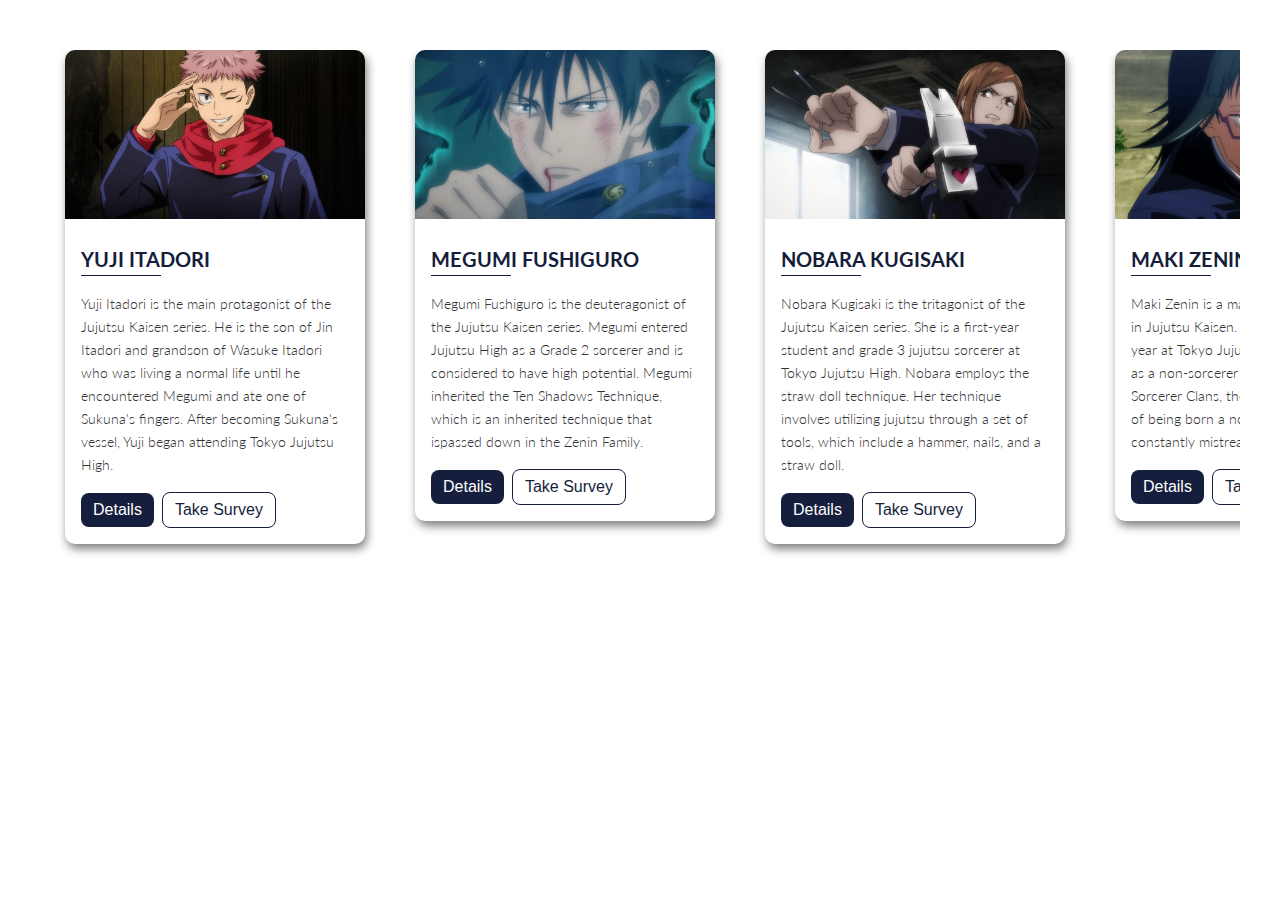
<file: popular.html>
<!DOCTYPE html>
<html lang="en">
	<head>
		<meta charset="UTF-8" />
		<meta http-equiv="X-UA-Compatible" content="IE=edge" />
		<meta name="viewport" content="width=device-width, initial-scale=1.0" />
		<link
			rel="stylesheet"
			href="https://cdnjs.cloudflare.com/ajax/libs/font-awesome/6.1.1/css/all.min.css"
			integrity="sha512-KfkfwYDsLkIlwQp6LFnl8zNdLGxu9YAA1QvwINks4PhcElQSvqcyVLLD9aMhXd13uQjoXtEKNosOWaZqXgel0g=="
			crossorigin="anonymous"
			referrerpolicy="no-referrer"
		/>
		<link
			rel="stylesheet"
			href="https://cdn-uicons.flaticon.com/uicons-brands/css/uicons-brands.css"
		/>
		<link
			rel="stylesheet"
			href="https://cdn-uicons.flaticon.com/uicons-bold-straight/css/uicons-bold-straight.css"
		/>

		<link rel="stylesheet" href="./css/cards.css " />
		<link
			rel="stylesheet"
			href="https://cdn-uicons.flaticon.com/uicons-bold-rounded/css/uicons-bold-rounded.css"
		/>
		<title>Yuji Itadori</title>
	</head>
	<body>
		<!-- Navbar -->
		<!-- <div class="navbar">
			<div class="navbar-container flex">
				<h1 class="flex-column logo">
					<span>jujutsu</span>
					<span>kaisen</span>
				</h1>
				<nav>
					<ul>
						<li><a href="index.html">Home</a></li>
						<li><a href="events.html">Events</a></li>
						<li><a href="jujutsu.html">Jujutsu</a></li>
						<li><a href="popular.html">Popular</a></li>
					</ul>
				</nav>
			</div>
		</div> -->

		<!-- <header class="title">Jujutsu Sorcerers</header> -->

		<section class="card_section_body">
			<div class="cards_container">
				<div class="cards">
					<!-- CARD ONE START -->
					<div class="card_item card_item-shadow">
						<div class="card_header card_image">
							<img loading="lazy" src="./card/yuji.webp" alt="" />
						</div>
						<h1 class="card_header card_title">Yuji Itadori</h1>

						<div class="card_body">
							Yuji Itadori is the main protagonist of the Jujutsu
							Kaisen series. He is the son of Jin Itadori and
							grandson of Wasuke Itadori who was living a normal
							life until he encountered Megumi and ate one of
							Sukuna's fingers. After becoming Sukuna's vessel,
							Yuji began attending Tokyo Jujutsu High.
						</div>
						<div class="card_footer">
							<button id="open_card_one" class="card_btn">
								Details
							</button>
							<button
								type="button"
								class="card_btn card_btn_outline"
							>
								<a class="anchor" href="survey.html"
									>Take Survey</a
								>
							</button>
						</div>
					</div>
					<!-- CARD ONE END -->

					<!-- CARD TWO START -->
					<div class="card_item card_item-shadow">
						<div class="card_header card_image">
							<img
								loading="lazy"
								src="./card/Megumi.webp"
								alt=""
							/>
						</div>
						<h1 class="card_header card_title">Megumi Fushiguro</h1>

						<div class="card_body">
							Megumi Fushiguro is the deuteragonist of the Jujutsu
							Kaisen series. Megumi entered Jujutsu High as a
							Grade 2 sorcerer and is considered to have high
							potential. Megumi inherited the Ten Shadows
							Technique, which is an inherited technique that
							ispassed down in the Zenin Family.
						</div>
						<div class="card_footer">
							<button id="open_card_two" class="card_btn">
								Details
							</button>
							<button
								type="button"
								class="card_btn card_btn_outline"
							>
								<a class="anchor" href="survey.html"
									>Take Survey</a
								>
							</button>
						</div>
					</div>
					<!-- CARD TWO END -->

					<!-- CARD THREE START -->
					<div class="card_item card_item-shadow">
						<div class="card_header card_image">
							<img
								loading="lazy"
								src="./card/nobara.webp"
								alt=""
							/>
						</div>
						<h1 class="card_header card_title">Nobara Kugisaki</h1>

						<div class="card_body">
							Nobara Kugisaki is the tritagonist of the Jujutsu
							Kaisen series. She is a first-year student and grade
							3 jujutsu sorcerer at Tokyo Jujutsu High. Nobara
							employs the straw doll technique. Her technique
							involves utilizing jujutsu through a set of tools,
							which include a hammer, nails, and a straw doll.
						</div>
						<div class="card_footer">
							<button id="open_card_three" class="card_btn">
								Details
							</button>
							<button
								type="button"
								class="card_btn card_btn_outline"
							>
								<a class="anchor" href="survey.html"
									>Take Survey</a
								>
							</button>
						</div>
					</div>
					<!-- CARD THREE END -->

					<!-- CARD FOUR START -->
					<div class="card_item card_item-shadow">
						<div class="card_header card_image">
							<img
								loading="lazy"
								src="./card/maki-zenin.png"
								alt=""
							/>
						</div>
						<h1 class="card_header card_title">Maki Zenin</h1>

						<div class="card_body">
							Maki Zenin is a major supporting character in
							Jujutsu Kaisen. She is currently a second-year at
							Tokyo Jujutsu High. Maki was born as a non-sorcerer
							to one of the Big Three Sorcerer Clans, the Zenin
							Clan. As a result of being born a non-sorcerer Maki
							was constantly mistreated by her family.
						</div>
						<div class="card_footer">
							<button id="open_card_four" class="card_btn">
								Details
							</button>
							<button
								type="button"
								class="card_btn card_btn_outline"
							>
								<a class="anchor" href="survey.html"
									>Take Survey</a
								>
							</button>
						</div>
					</div>
					<!-- CARD FOUR END -->

					<!-- CARD FIVE START -->
					<div class="card_item card_item-shadow">
						<div class="card_header card_image">
							<img
								loading="lazy"
								src="./card/inumaki.webp"
								alt=""
							/>
						</div>
						<h1 class="card_header card_title">Toge Inumaki</h1>

						<div class="card_body">
							Toge Inumaki is a descendant of the Inumaki clan who
							inherited the rare and powerful cursed speech
							technique. This prevents Toge from speaking normally
							so he's developed his own unique speech pattern to
							avoid cursing others. Toge is a semi-grade 1 jujutsu
							sorcerer and second-year at Tokyo Jujutsu High along
							with Yuta, Maki, and Panda.
						</div>
						<div class="card_footer">
							<button id="open_card_five" class="card_btn">
								Details
							</button>
							<button
								type="button"
								class="card_btn card_btn_outline"
							>
								<a class="anchor" href="survey.html"
									>Take Survey</a
								>
							</button>
						</div>
					</div>
					<!-- CARD FIVE END -->

					<!-- CARD SIX START -->
					<div class="card_item card_item-shadow">
						<div class="card_header card_image">
							<img
								loading="lazy"
								src="./card/panda-final.webp"
								alt=""
							/>
						</div>
						<h1 class="card_header card_title">Panda</h1>

						<div class="card_body">
							Panda is not actually a panda, he's an Abrupt
							Mutated Cursed Corpse, the most advanced of his
							kind. Panda is a grade 2 sorcerer who was created by
							Masamichi Yaga. Panda is currently a second-year
							student at Jujutsu High. Due to Panda's natural
							affinity for jujutsu he is capable of exorcising
							curses based solely on his physical abilities.
						</div>
						<div class="card_footer">
							<button id="open_card_six" class="card_btn">
								Details
							</button>
							<button
								type="button"
								class="card_btn card_btn_outline"
							>
								<a class="anchor" href="survey.html"
									>Take Survey</a
								>
							</button>
						</div>
					</div>
					<!-- CARD SIX END -->

					<!-- CARD SEVEN START -->
					<div class="card_item card_item-shadow">
						<div class="card_header card_image">
							<img loading="lazy" src="./card/yuta.webp" alt="" />
						</div>
						<h1 class="card_header card_title">Yuta Okkotsu</h1>

						<div class="card_body">
							Yuta Okkotsu is a major supporting character in the
							Jujutsu Kaisen series and the main protagonist of
							it's prequel series, Jujutsu Kaisen 0: Jujutsu High.
							He was initially a special grade cursed human
							haunted by his late childhood friend, Rika Orimoto.
							Yuta is one of only four special grade sorcerers
							recognized by Jujutsu High.
						</div>
						<div class="card_footer">
							<button id="open_card_seven" class="card_btn">
								Details
							</button>
							<button
								type="button"
								class="card_btn card_btn_outline"
							>
								<a class="anchor" href="survey.html"
									>Take Survey</a
								>
							</button>
						</div>
					</div>
					<!-- CARD SEVEN END -->

					<!-- CARD EIGHT START -->
					<div class="card_item card_item-shadow">
						<div class="card_header card_image">
							<img loading="lazy" src="./card/todo.webp" alt="" />
						</div>
						<h1 class="card_header card_title">Aoi Todo</h1>

						<div class="card_body">
							Aoi Todo is a supporting character in the Jujutsu
							Kaisen series. He is a third-year student at Kyoto
							Jujutsu High School and a grade 1 jujutsu sorcerer.
							Aoi is an exceptionally powerful sorcerer,
							undoubtedly one of Jujutsu High's strongest
							students. He obtained the rank of a grade 1 jujutsu
							sorcerer as a student despite coming from a
							non-sorcerer family.
						</div>
						<div class="card_footer">
							<button id="open_card_eight" class="card_btn">
								Details
							</button>
							<button
								type="button"
								class="card_btn card_btn_outline"
							>
								<a class="anchor" href="survey.html"
									>Take Survey</a
								>
							</button>
						</div>
					</div>
					<!-- CARD EIGHT END -->

					<!-- CARD NINE START -->
					<div class="card_item card_item-shadow">
						<div class="card_header card_image">
							<img loading="lazy" src="./card/mai.webp" alt="" />
						</div>
						<h1 class="card_header card_title">Mai Zenin</h1>

						<div class="card_body">
							Mai Zenin is a character in the Jujutsu Kaisen
							series. She was a second-year at student at Kyoto
							Jujutsu High, member of the Zenin clan, and the
							younger twin sister of Maki Zenin. Mai possesses
							above average cursed energy for a human but less
							than the normal sorcerer.However, she nor Maki were
							able to gain an Inherited Technique of the Zenin
							clan.
						</div>
						<div class="card_footer">
							<button id="open_card_nine" class="card_btn">
								Details
							</button>
							<button
								type="button"
								class="card_btn card_btn_outline"
							>
								<a class="anchor" href="survey.html"
									>Take Survey</a
								>
							</button>
						</div>
					</div>
					<!-- CARD NINE END -->

					<!-- CARD TEN START -->
					<div class="card_item card_item-shadow">
						<div class="card_header card_image">
							<img
								loading="lazy"
								src="./card/noritoshi_kamo.png"
								alt=""
							/>
						</div>
						<h1 class="card_header card_title">Noritoshi Kamo</h1>

						<div class="card_body">
							Noritoshi Kamo is a third-year at Kyoto Metropolitan
							Curse Technical College and heir to the head of the
							Kamo clan. Noritoshi is a semi-grade 1 sorcerer with
							the ability to use the Kamo Family's acclaimed
							Inherited Technique: Blood Manipulation. He is a
							skilled marksman who incorporates jujutsu into his
							archery.
						</div>
						<div class="card_footer">
							<button id="open_card_ten" class="card_btn">
								Details
							</button>
							<button
								type="button"
								class="card_btn card_btn_outline"
							>
								<a class="anchor" href="survey.html"
									>Take Survey</a
								>
							</button>
						</div>
					</div>
					<!-- CARD TEN END -->

					<!-- CARD ELEVEN START -->
					<div class="card_item card_item-shadow">
						<div class="card_header card_image">
							<img
								loading="lazy"
								src="./card/mech.jpg_large"
								alt=""
							/>
						</div>
						<h1 class="card_header card_title">Kokichi Muta</h1>

						<div class="card_body">
							Kokichi Muta is a second-year at Kyoto Jujutsu High
							using Ultimate Mechamaru as his proxy to attend
							school. Kokichi himself could not due to the sickly
							and fragile body he was born with as a result of his
							Heavenly Restriction. As a result of his Heavenly
							Restriction, Kokichi's cursed energy was vast enough
							to cover the entire nation of Japan.
						</div>
						<div class="card_footer">
							<button id="open_card_eleven" class="card_btn">
								Details
							</button>
							<button
								type="button"
								class="card_btn card_btn_outline"
							>
								<a class="anchor" href="survey.html"
									>Take Survey</a
								>
							</button>
						</div>
					</div>
					<!-- CARD ELEVEN END -->

					<!-- CARD TWELVE START -->
					<div class="card_item card_item-shadow">
						<div class="card_header card_image">
							<img loading="lazy" src="./card/momo.webp" alt="" />
						</div>
						<h1 class="card_header card_title">Momo Nishimiya</h1>

						<div class="card_body">
							Momo Nishimiya is a character in the Jujutsu Kaisen
							series. She is a third-year student at Kyoto Jujutsu
							High and a semi-grade 2 jujutsu sorcerer. Momo uses
							an innate technique called tool manipulation. She
							can telepathically control her broom, allowing her
							to levitate it independently of herself.
						</div>
						<div class="card_footer">
							<button id="open_card_twelve" class="card_btn">
								Details
							</button>
							<button
								type="button"
								class="card_btn card_btn_outline"
							>
								<a class="anchor" href="survey.html"
									>Take Survey</a
								>
							</button>
						</div>
					</div>
					<!-- CARD TWELVE END -->

					<!-- CARD THIRTEEN START -->
					<div class="card_item card_item-shadow">
						<div class="card_header card_image">
							<img loading="lazy" src="./card/miwa.jpeg" alt="" />
						</div>
						<h1 class="card_header card_title">Kasumi Miwa</h1>

						<div class="card_body">
							Kasumi Miwa is a second-year at Kyoto Jujutsu High.
							Kasumi was born in Tokyo, coming from a poor family
							with two younger brothers. In Junior High, she met a
							mentor who would allow her to become a jujutsu
							sorcerer. Although she had never held a sword
							before, she trained so that she wouldn't be a burden
							to her mother.
						</div>
						<div class="card_footer">
							<button id="open_card_thirteen" class="card_btn">
								Details
							</button>
							<button
								type="button"
								class="card_btn card_btn_outline"
							>
								<a class="anchor" href="survey.html"
									>Take Survey</a
								>
							</button>
						</div>
					</div>
					<!-- CARD THIRTEEN END -->
				</div>
			</div>
		</section>
		<script src="script.js"></script>
	</body>
</html>

<!-- FOOTER -->

<!-- <footer class="footer-card footer-padding">
			<div class="footer-card-container footer-flex footer-grid">
				<div class="footer-card-social footer-flex">
					<a href="#"><i class="fab fa-github fa-3x"></i></a>
					<a href="#"><i class="fab fa-linkedin fa-3x"></i></a>
					<a href="#"><i class="fab fa-facebook fa-3x"></i></a>
					<a href="#"><i class="fab fa-instagram fa-3x"></i></a>
					<a href="#"><i class="fab fa-twitter fa-3x"></i></a>
				</div>
				<div class="footer-card-text">
					<p>Copyright &copy; 2022</p>
				</div>
			</div>
		</footer> -->
</file>
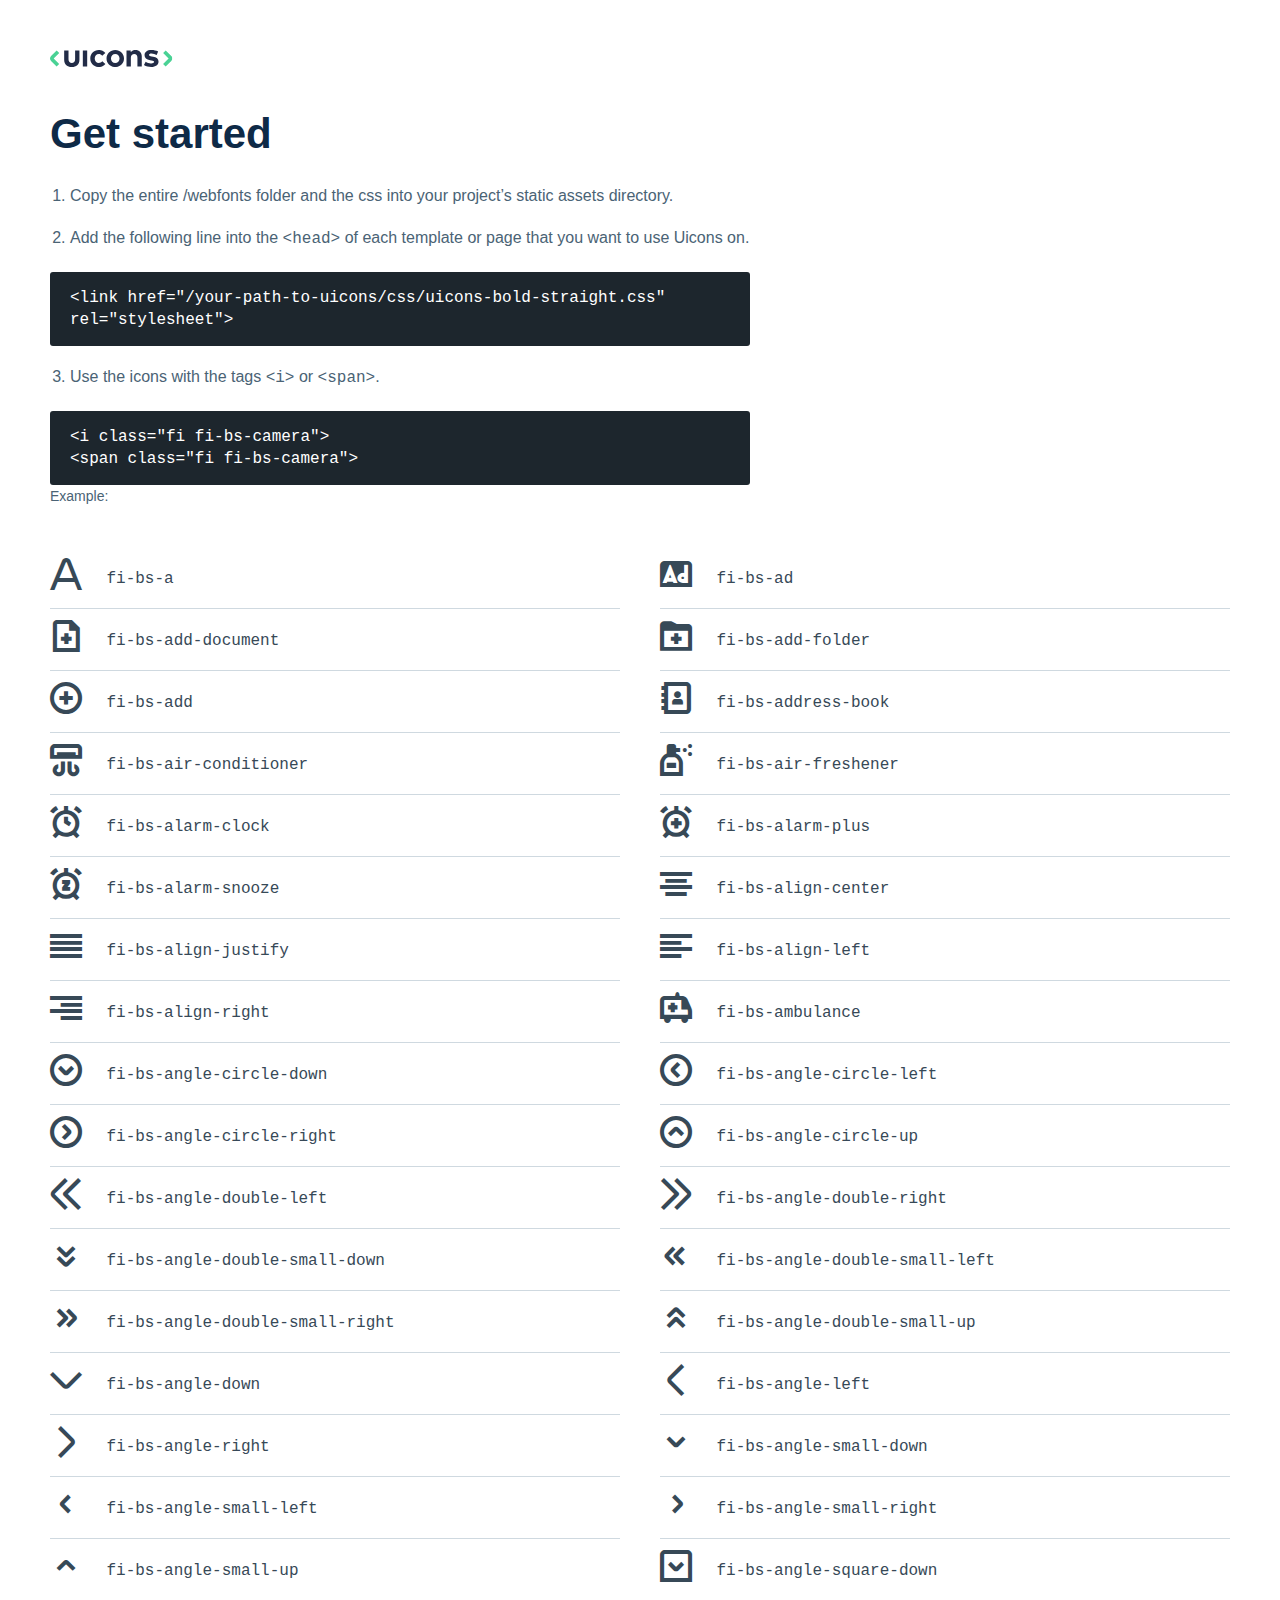
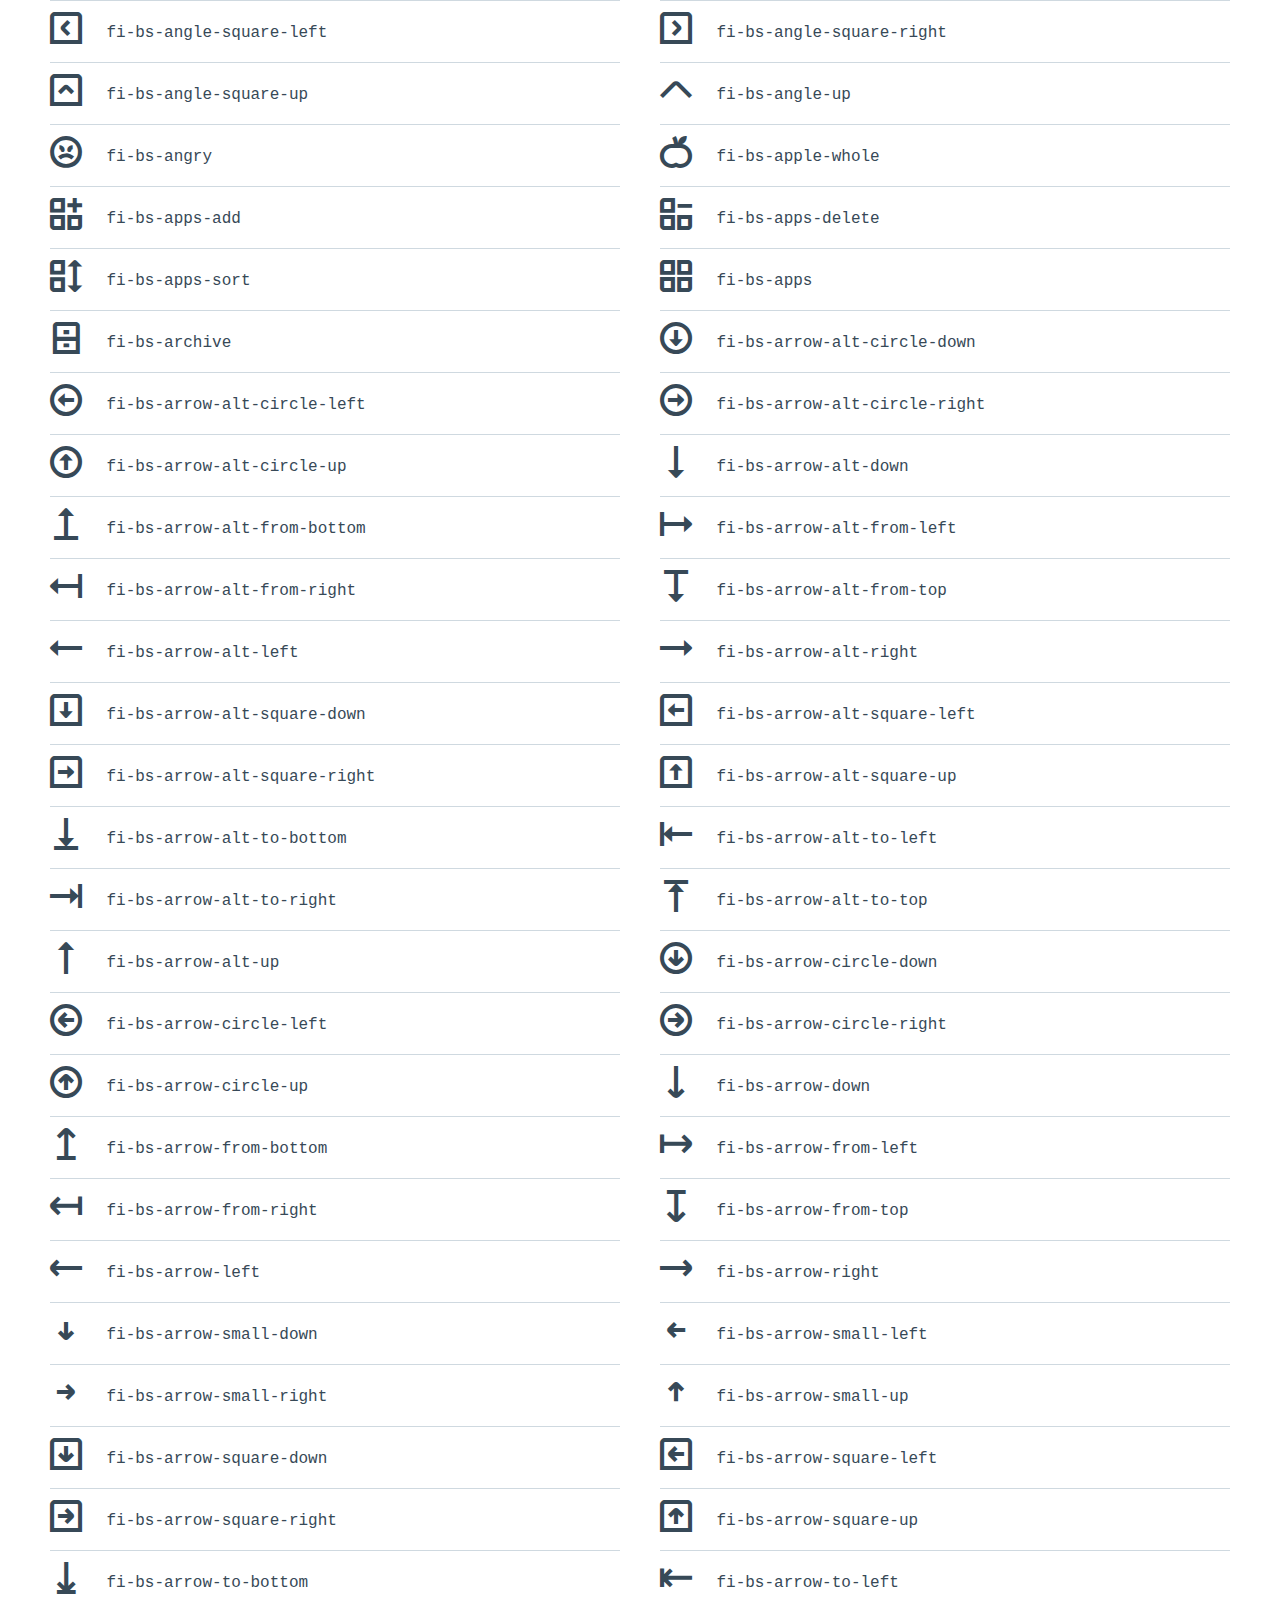
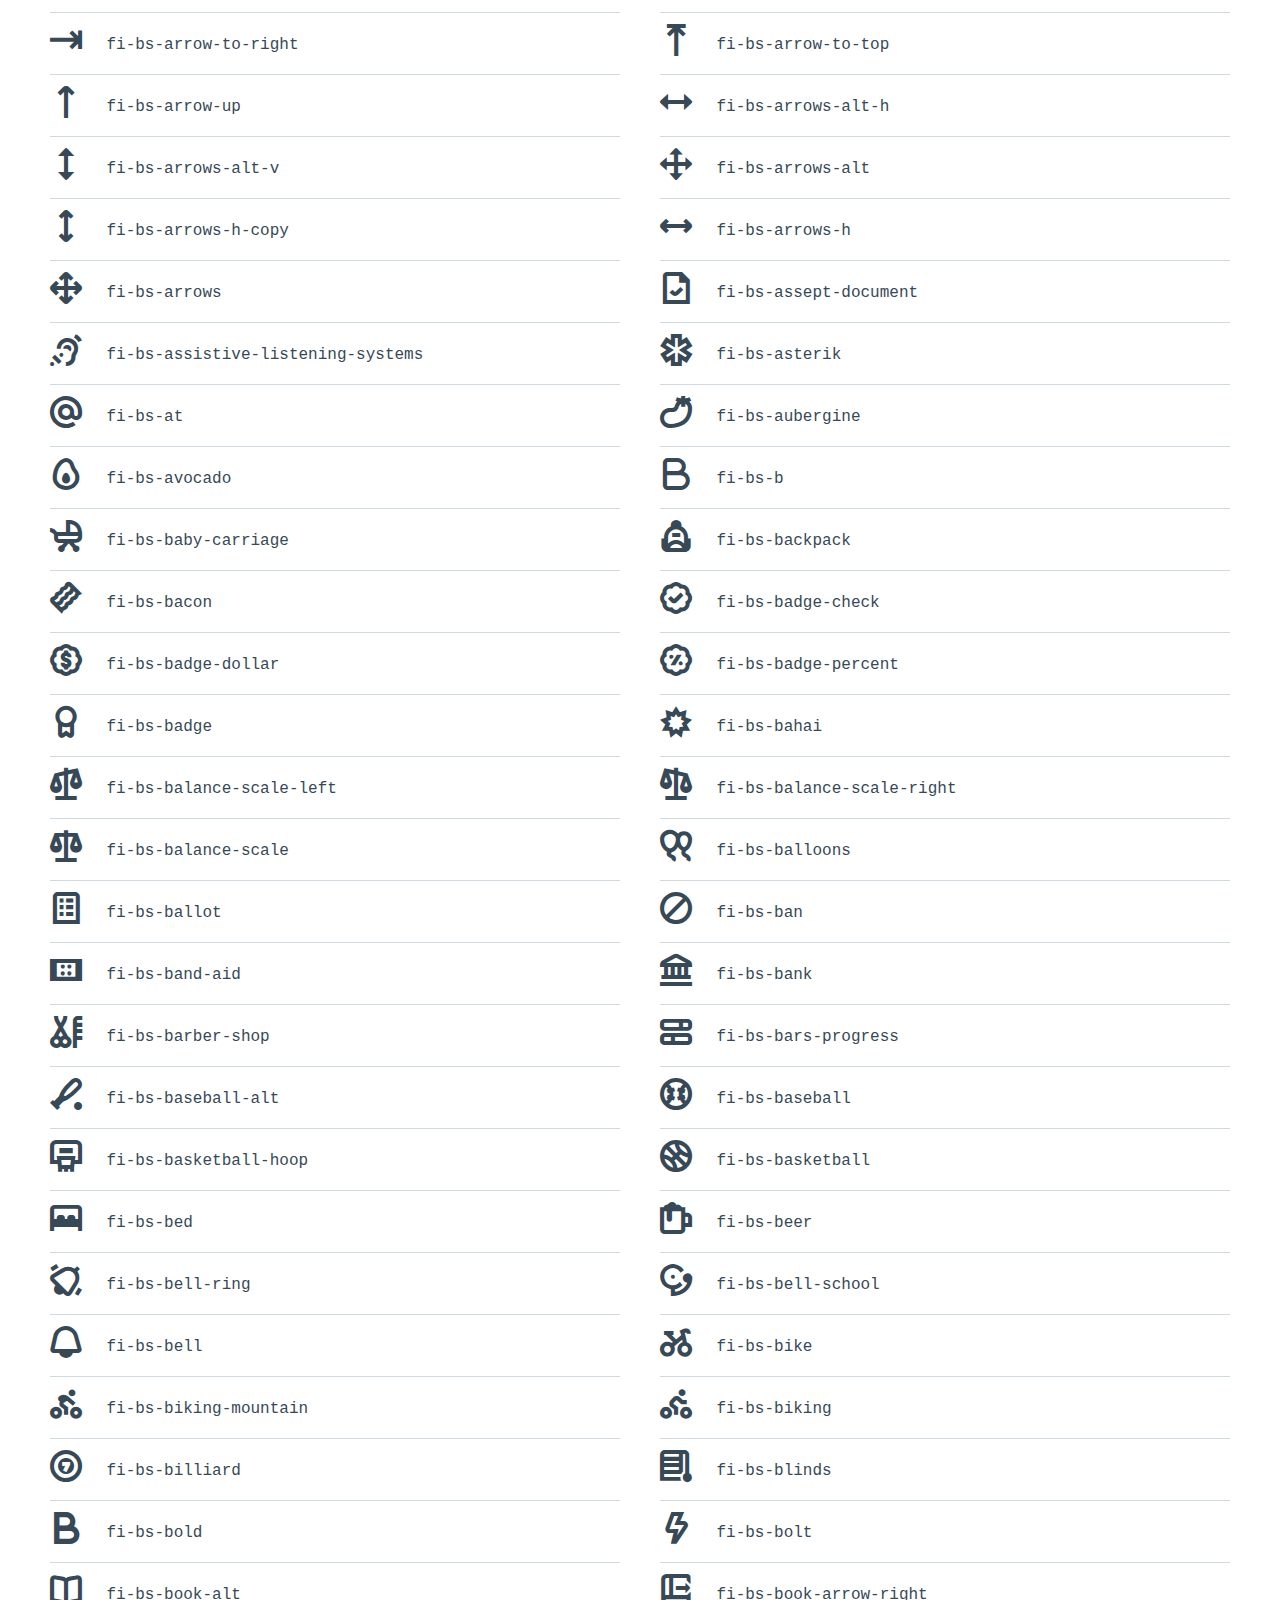
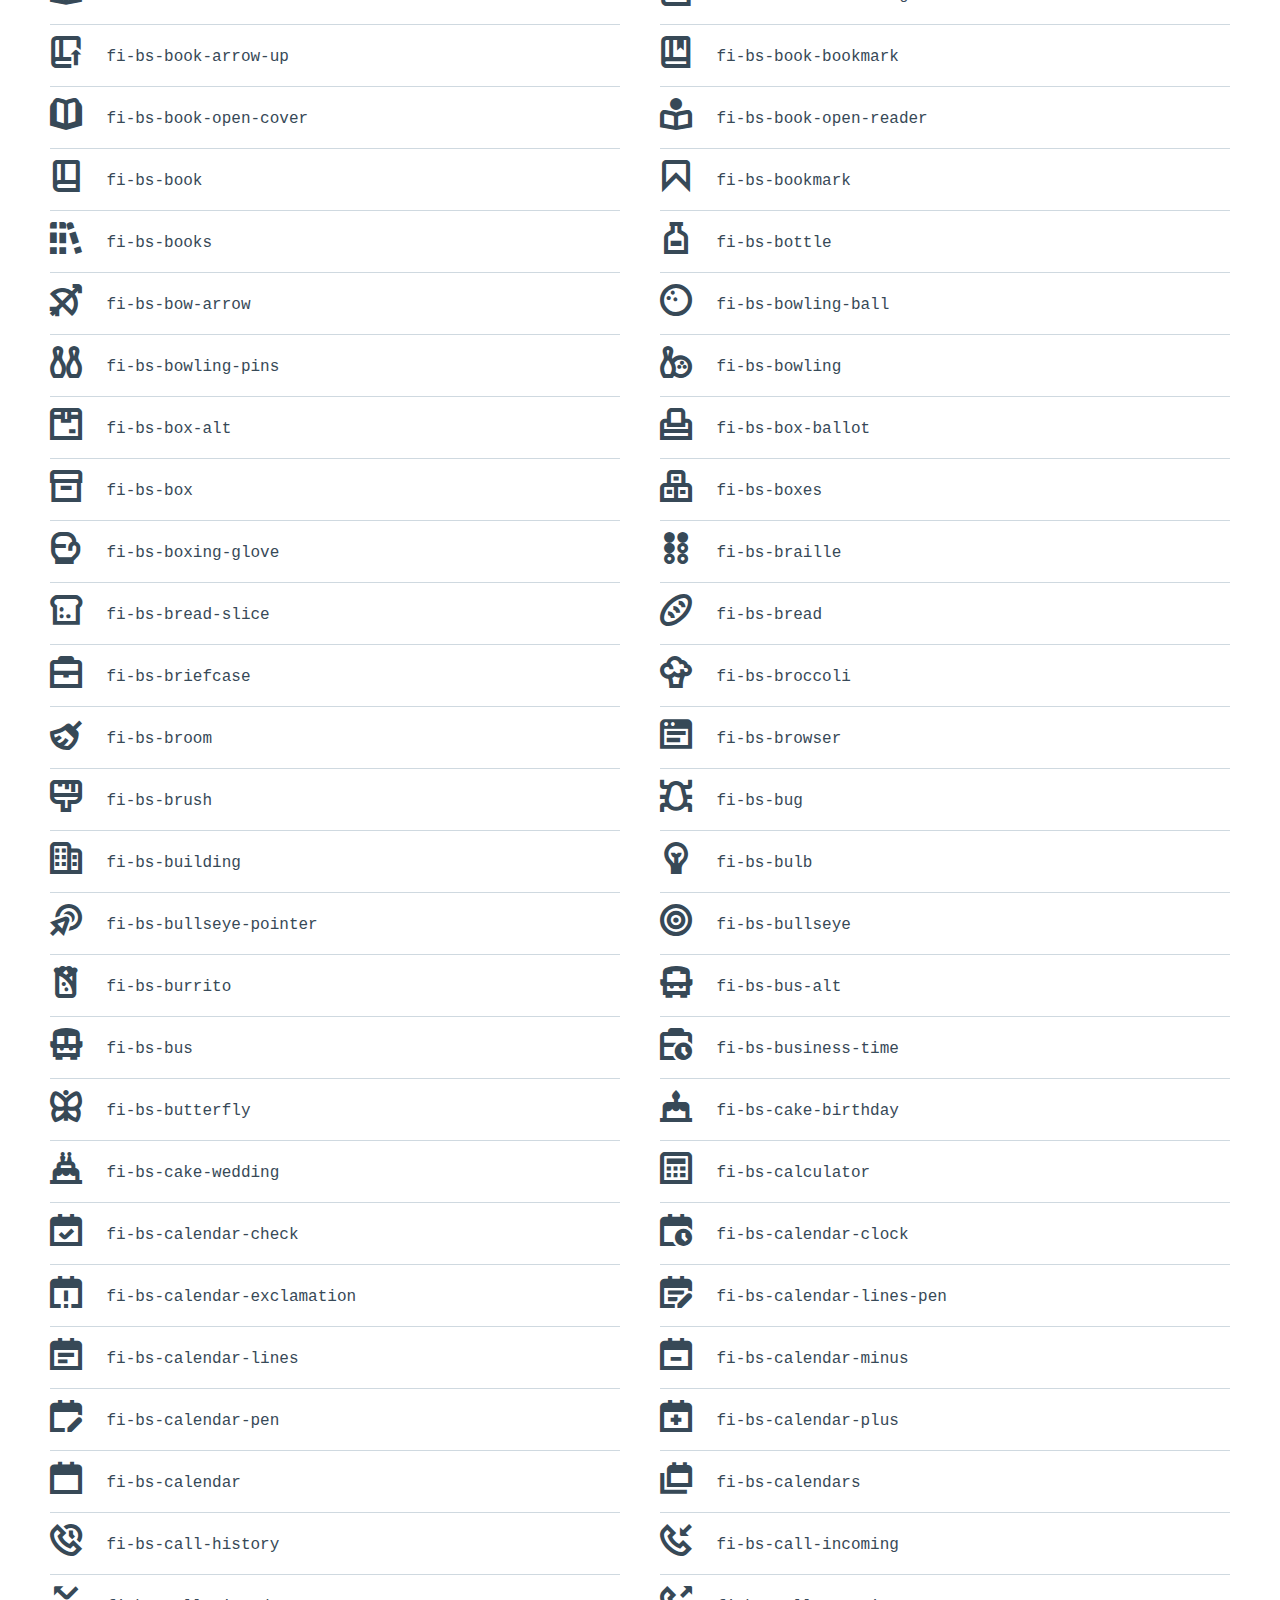
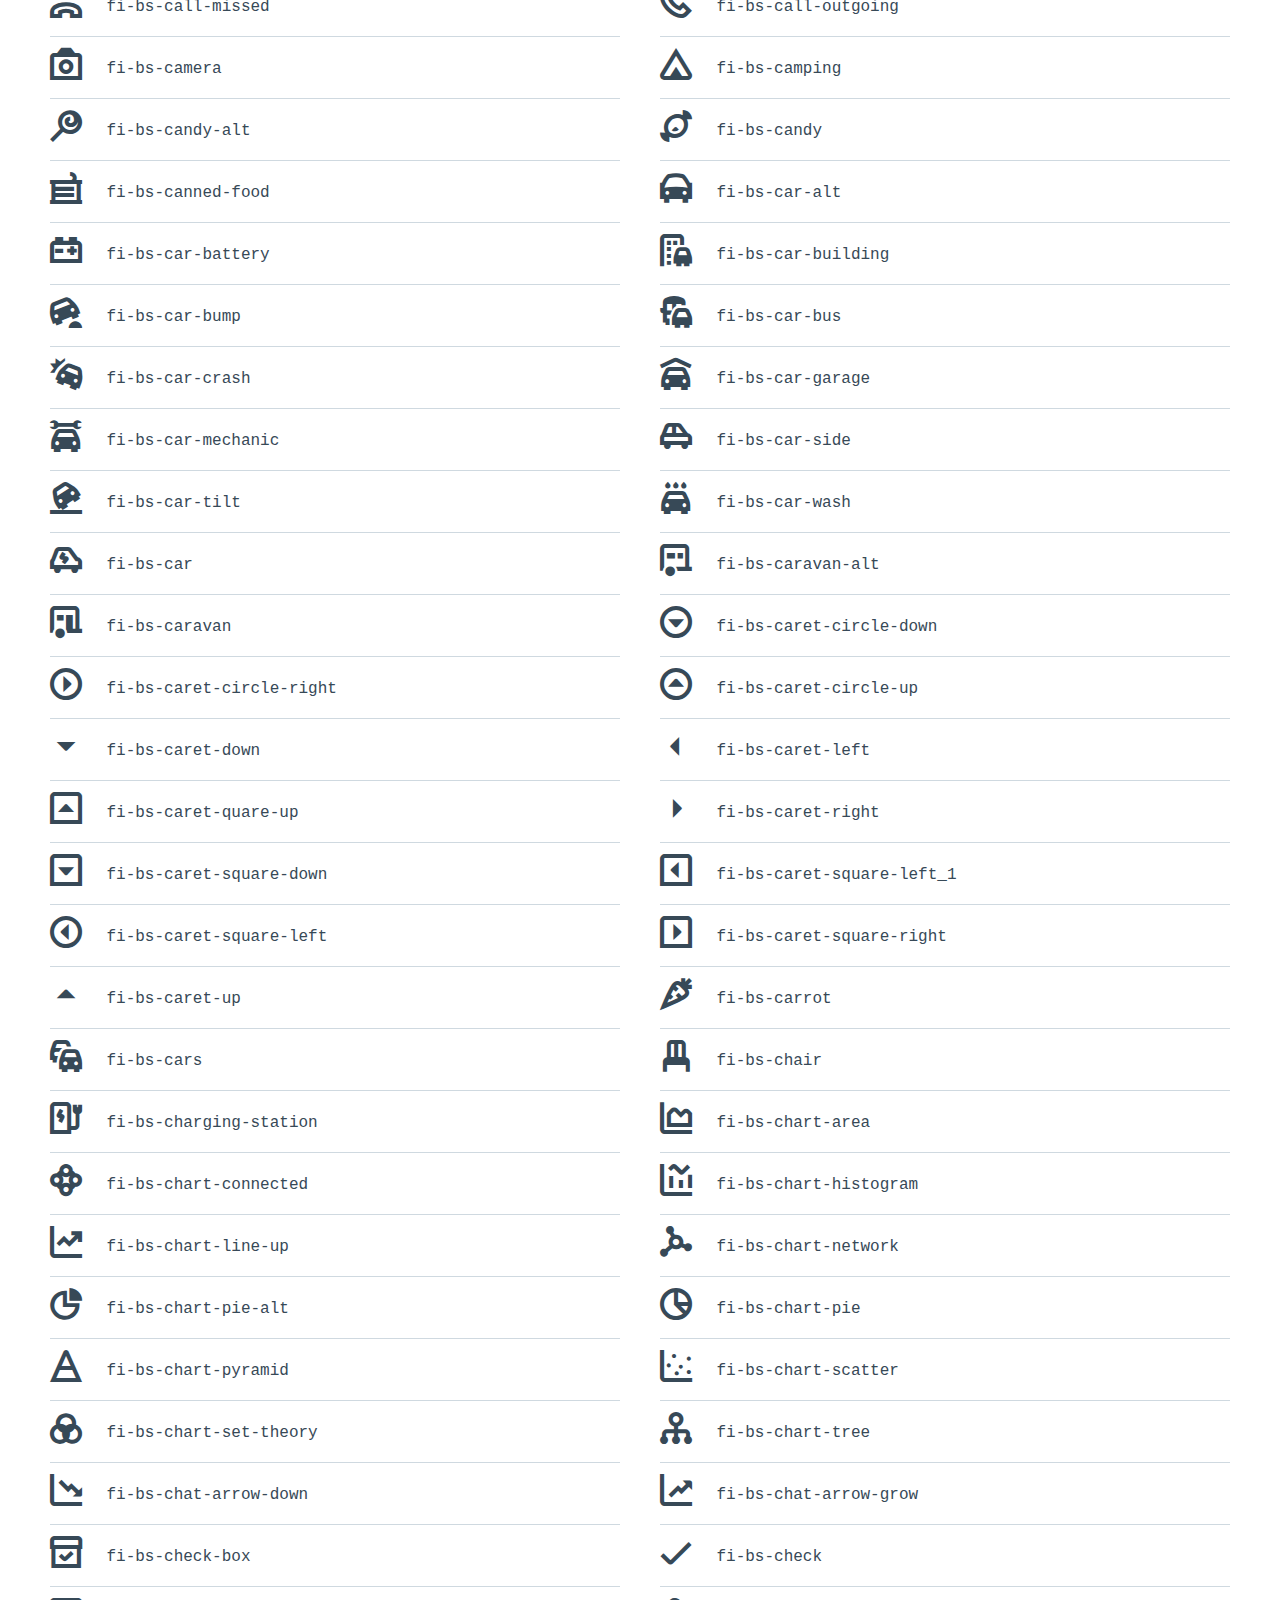
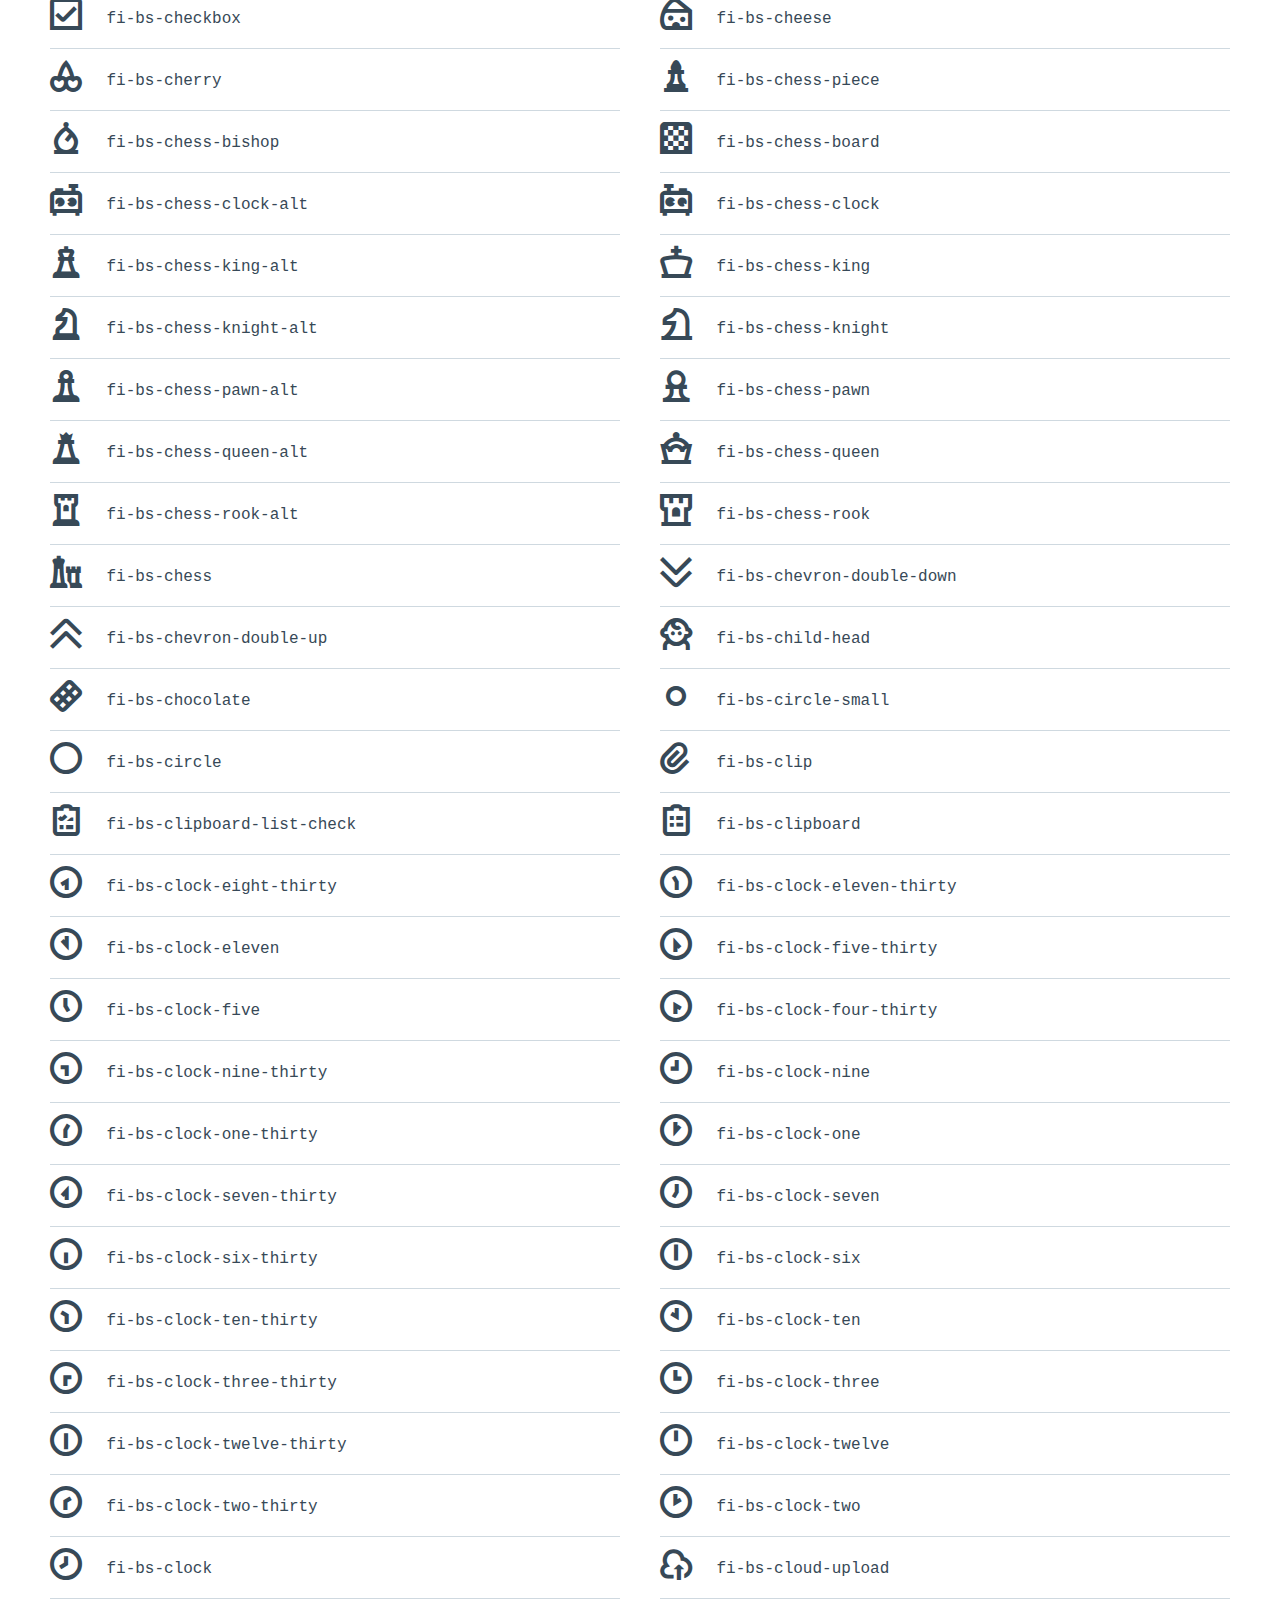
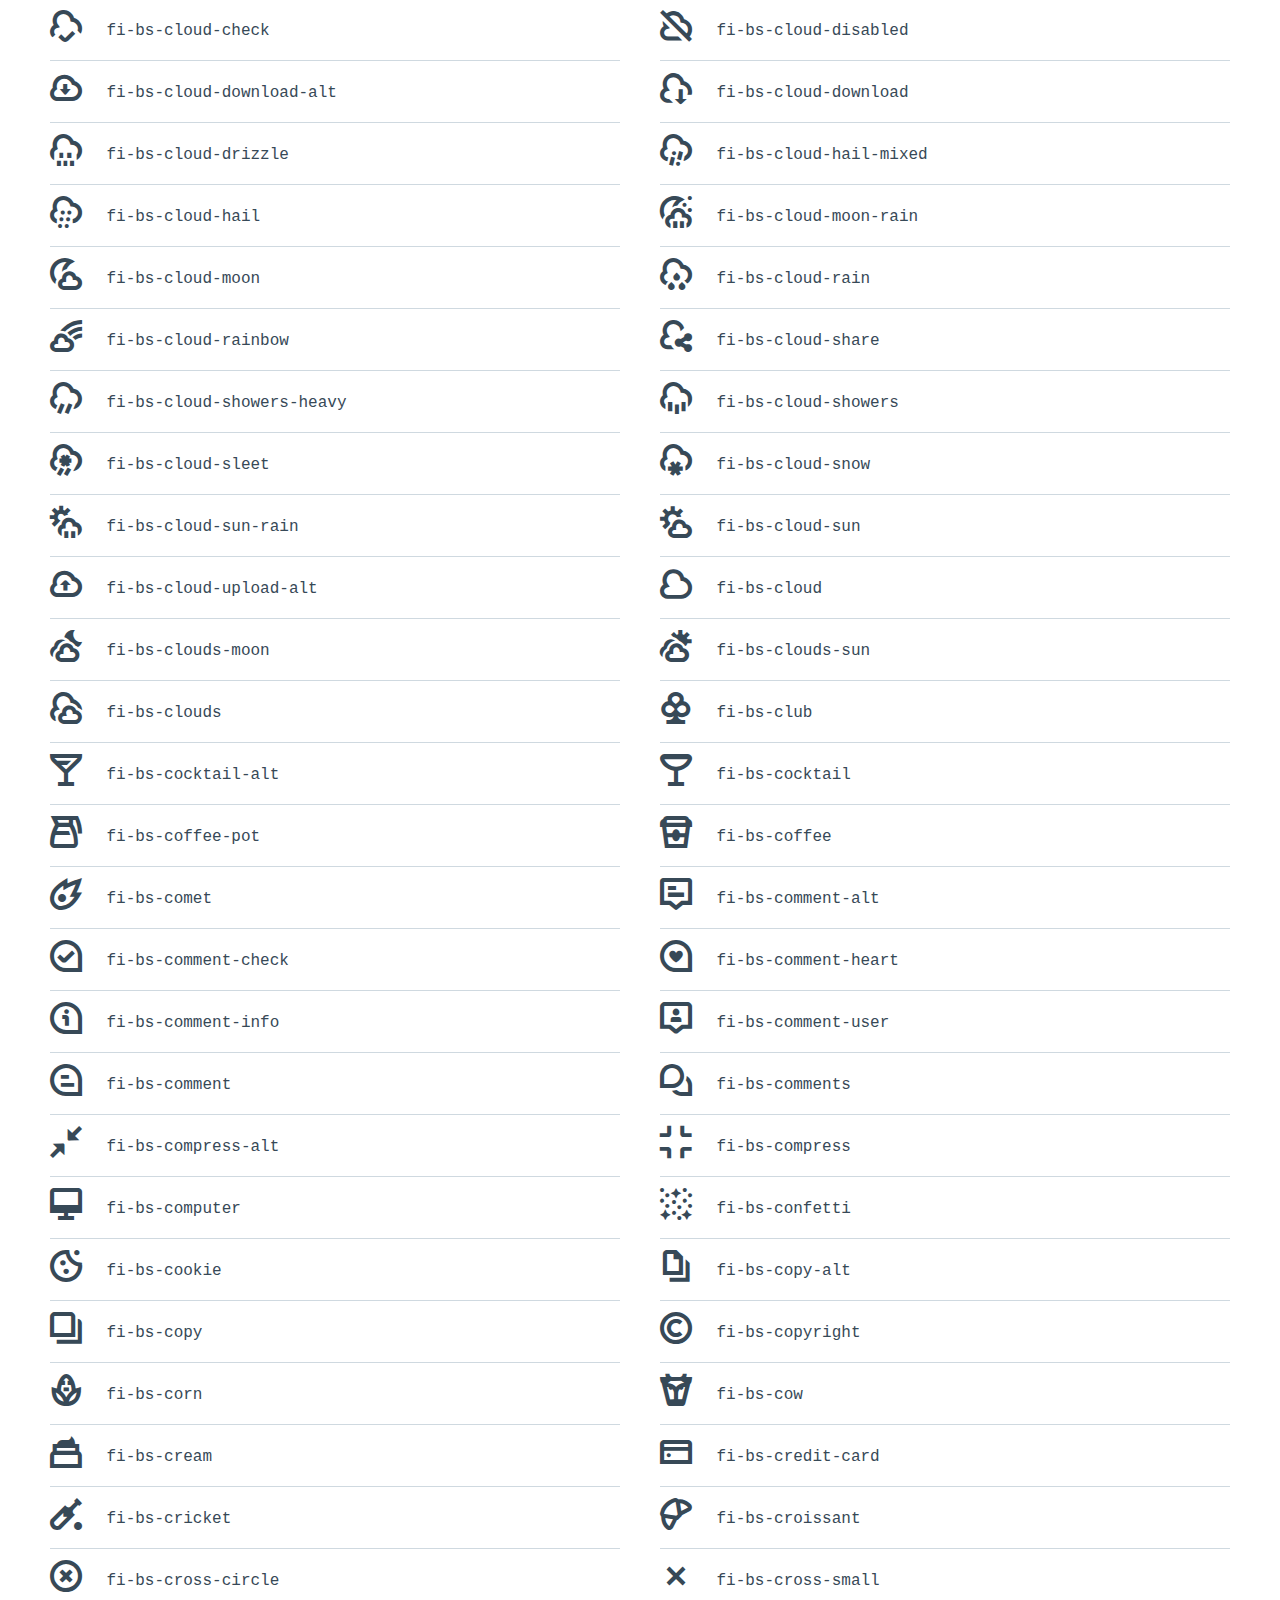
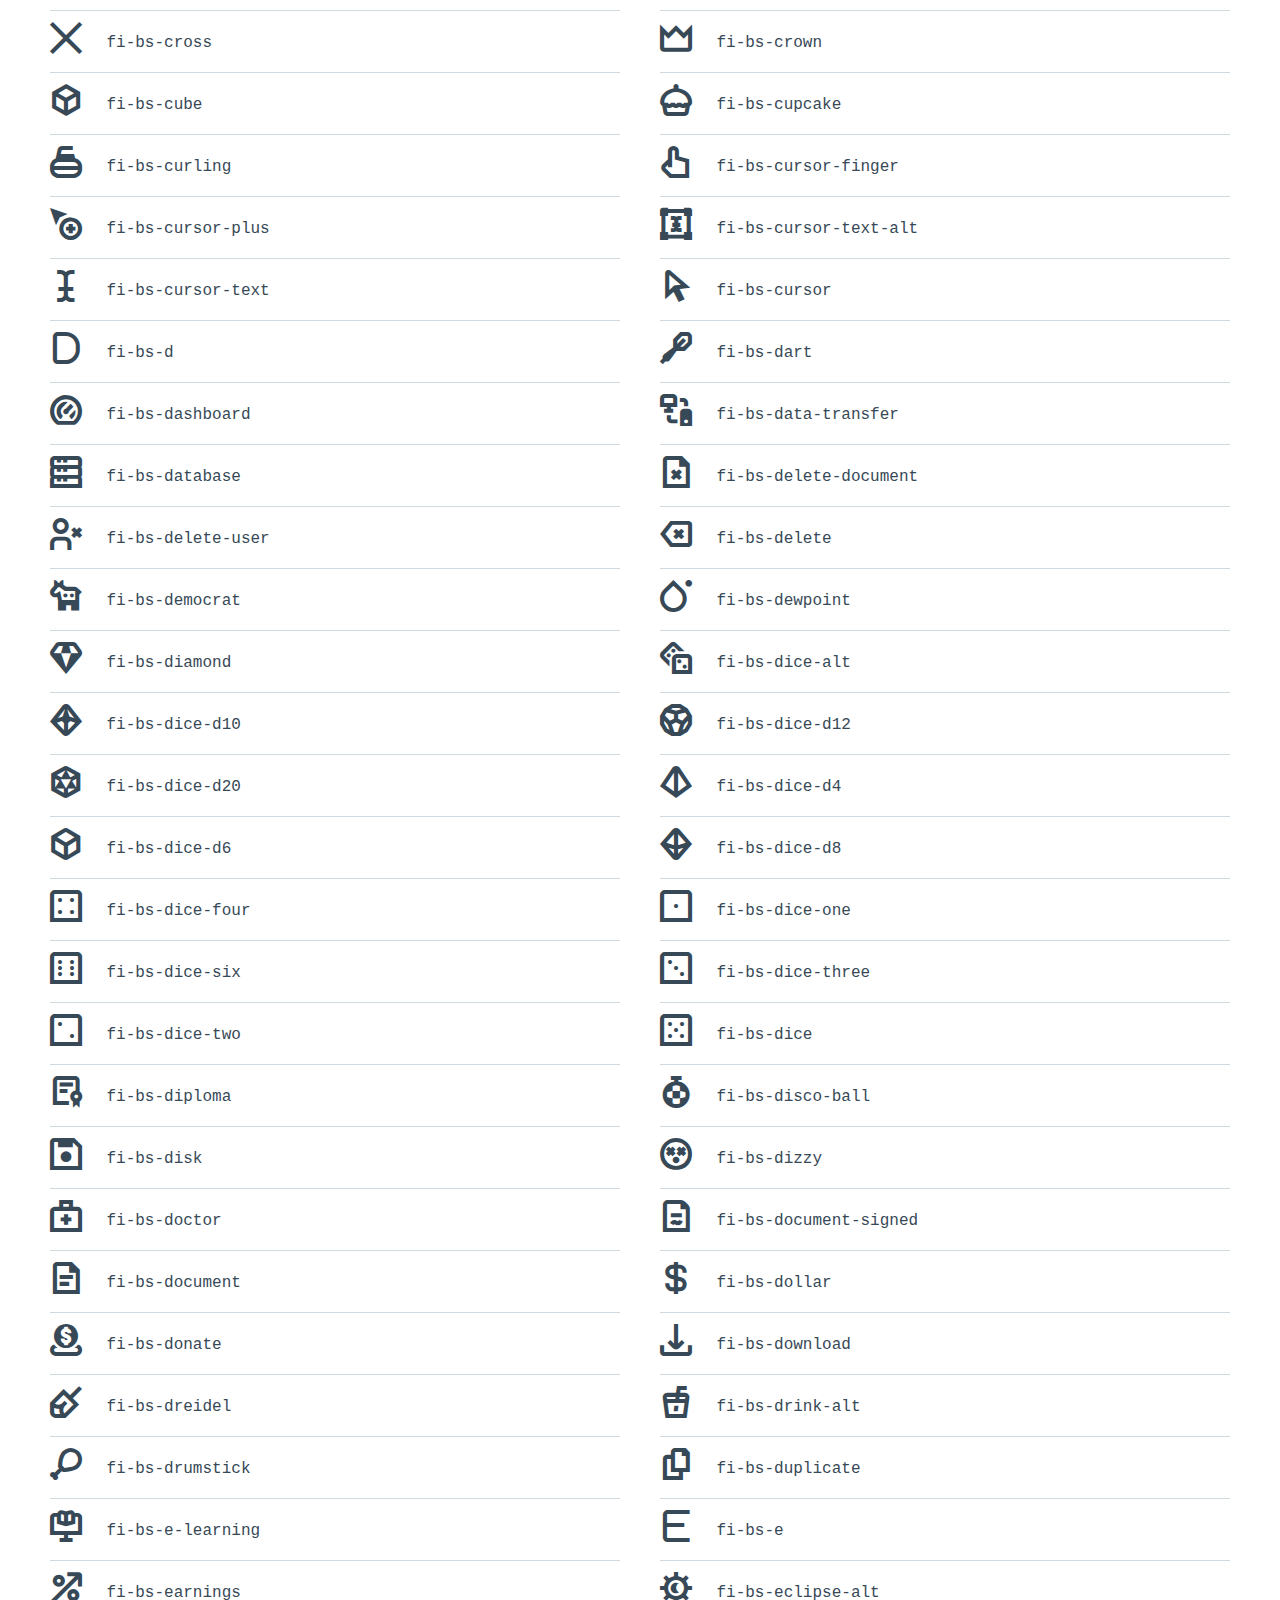
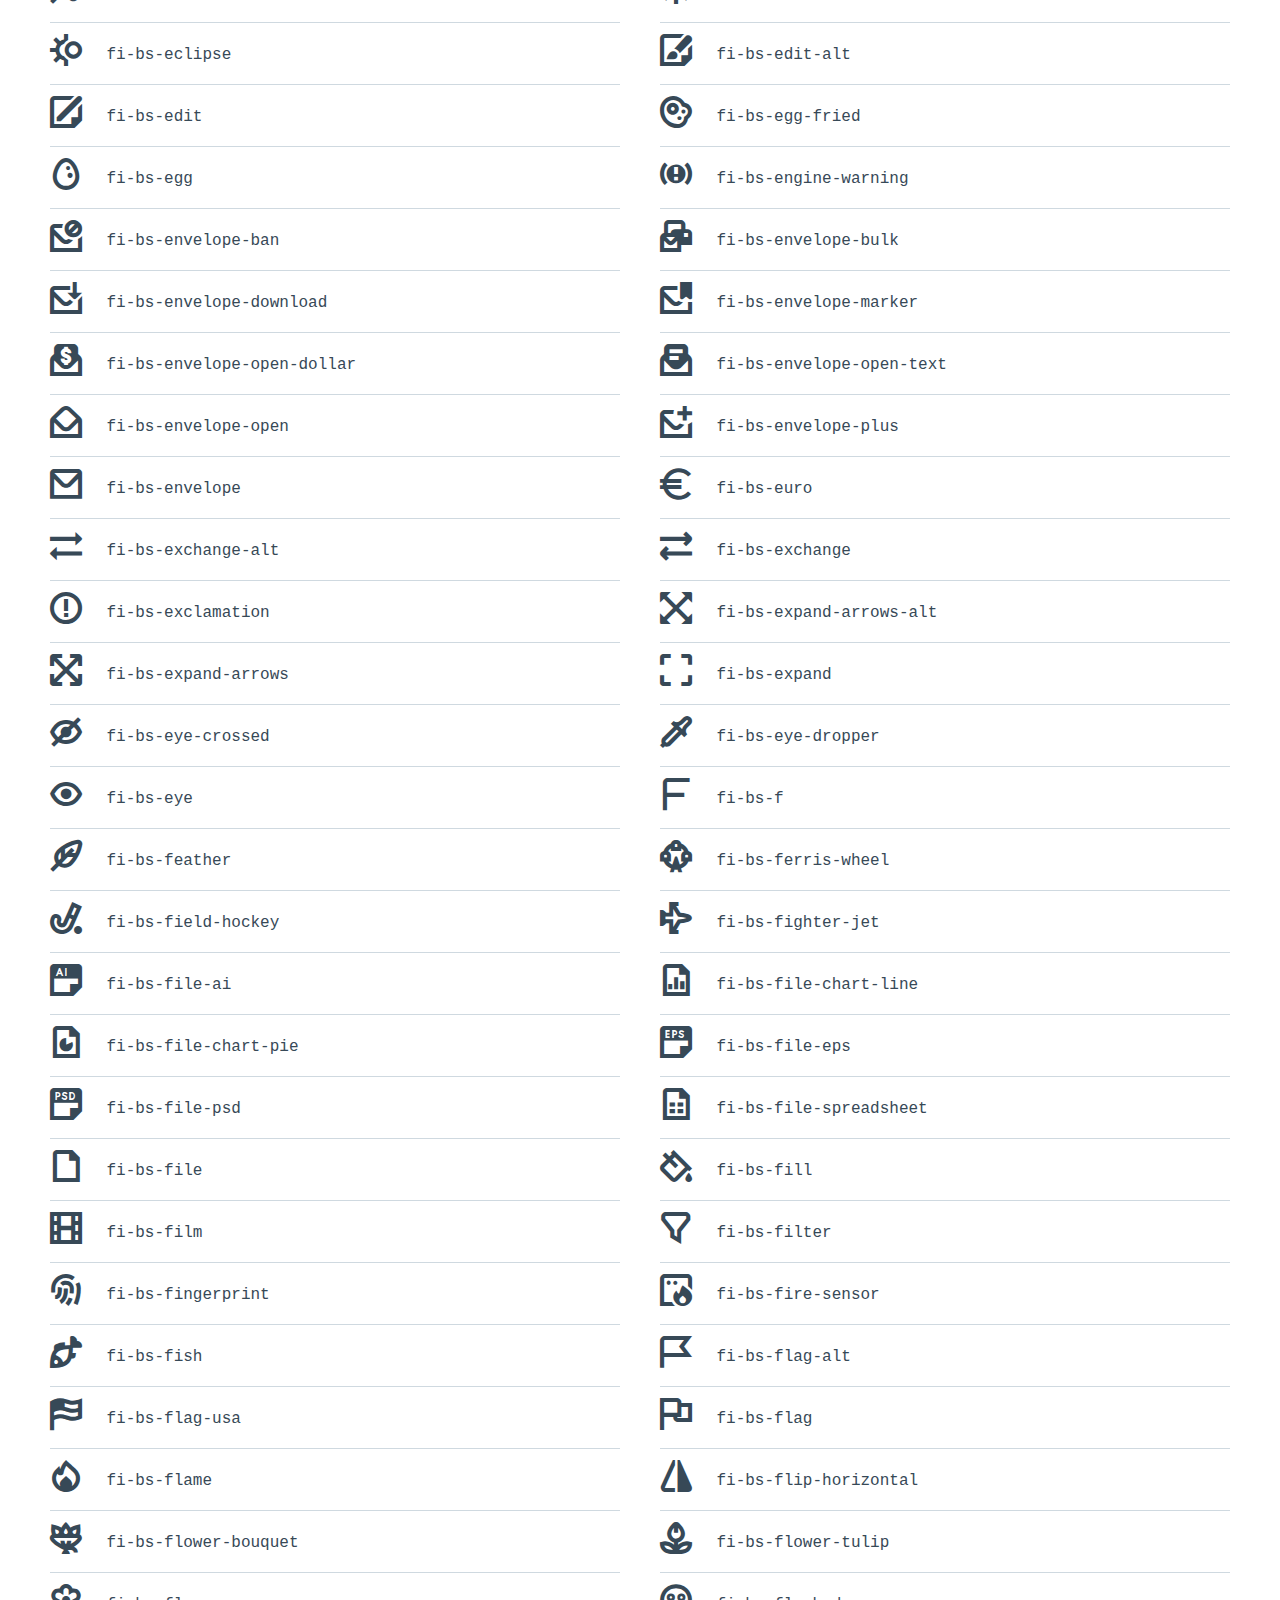
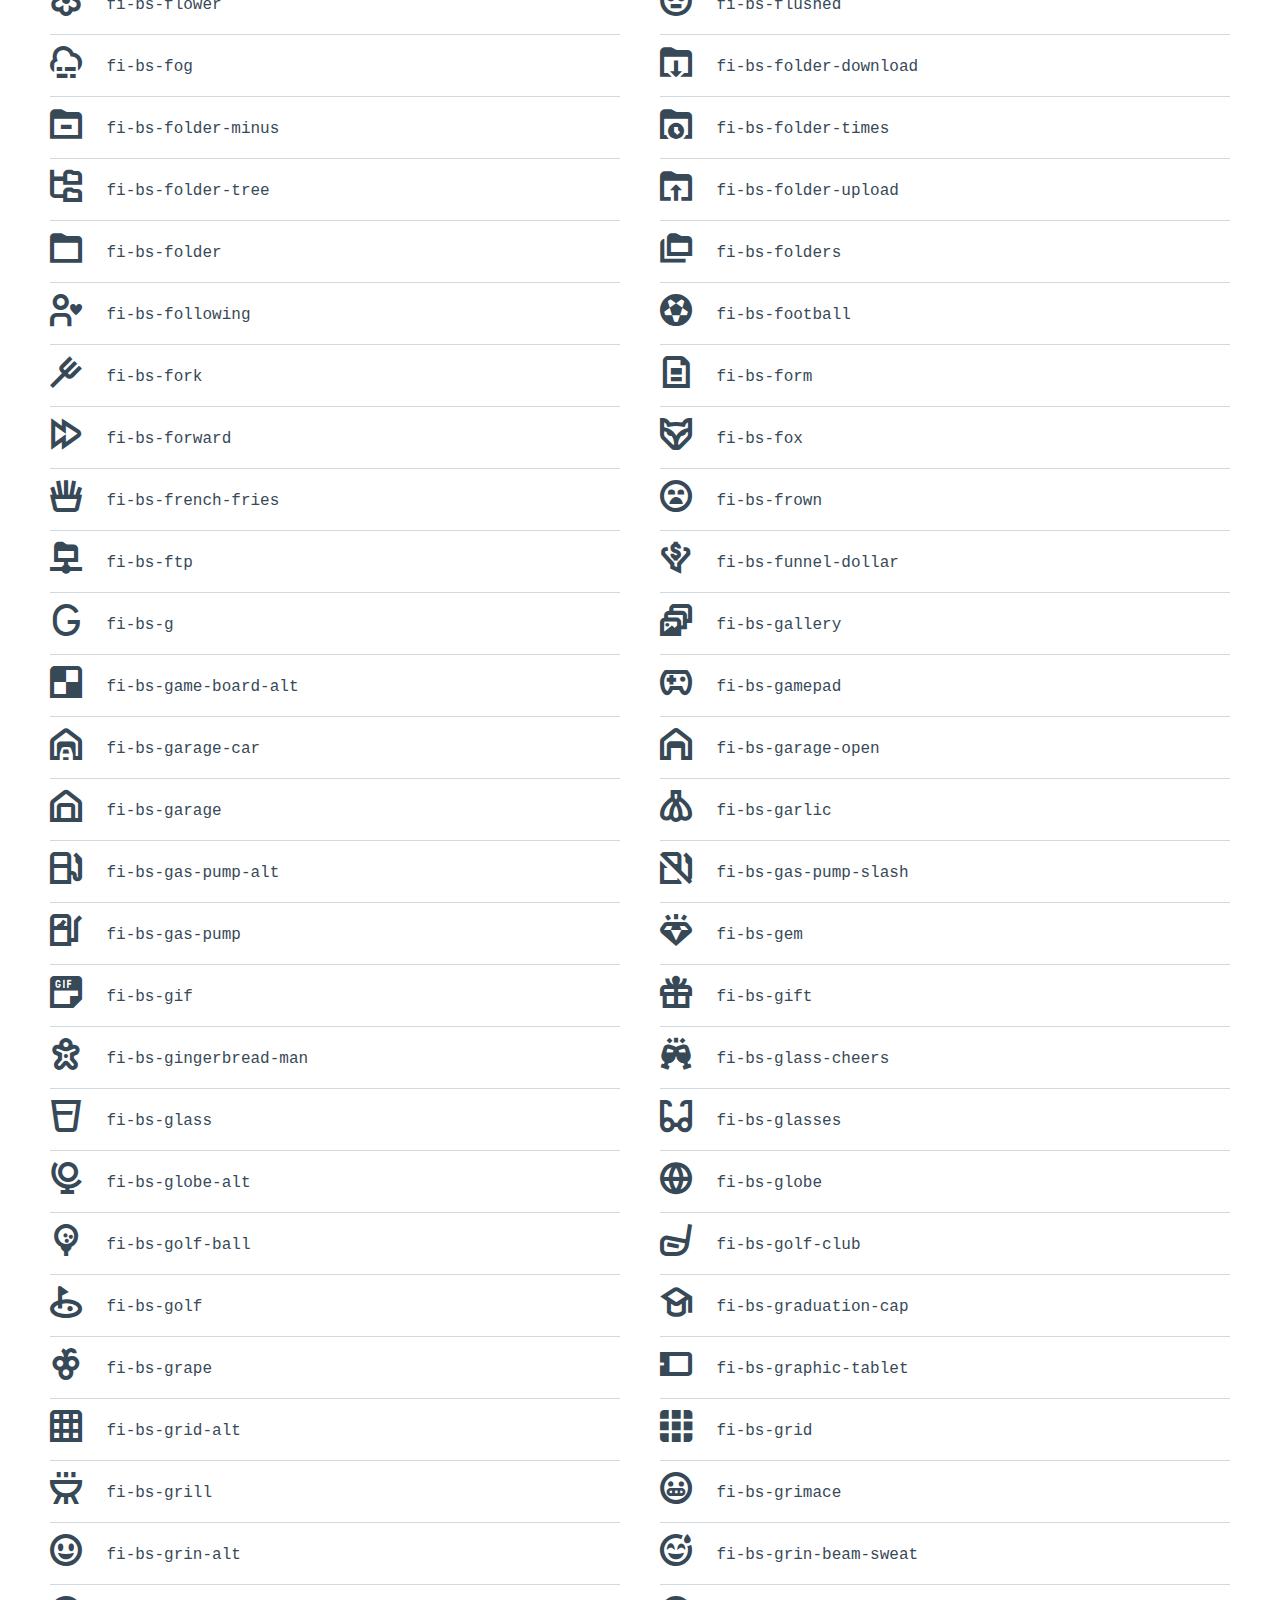
<file: uicons-bold-straight/how-to-use.html>
<!DOCTYPE html>
<html lang="en">
<head>
    <meta charset="UTF-8">
    <title>Uicons</title>

    <style>
        html,body,div,span,applet,object,iframe,h1,h2,h3,h4,h5,h6,p,blockquote,pre,a,abbr,acronym,address,big,cite,code,del,dfn,em,img,ins,kbd,q,s,samp,small,strike,strong,sub,sup,tt,var,b,u,i,center,dl,dt,dd,ol,ul,li,fieldset,form,label,legend,table,caption,tbody,tfoot,thead,tr,th,td,article,aside,canvas,details,embed,figure,figcaption,footer,header,hgroup,menu,nav,output,ruby,section,summary,time,mark,audio,video{margin:0;padding:0;border:0;font-size:100%;font:inherit;vertical-align:baseline}article,aside,details,figcaption,figure,footer,header,hgroup,menu,nav,section{display:block}body{line-height:1}ol,ul{list-style:none}blockquote,q{quotes:none}blockquote:before,blockquote:after,q:before,q:after{content:'';content:none}table{border-collapse:collapse;border-spacing:0}

        html {
            box-sizing: border-box;
        }
        *, *:before, *:after {
            box-sizing: inherit;
        }

        body {
            font-family: Arial, Helvetica, sans-serif;
            color: #4A6375;
            line-height: 22px;
        }

        .container {
            padding: 50px;
        }

        .logo {
            margin-bottom: 50px;
            display: inline-block;
        }

        .logo svg {
            display: block
        }

        h1 {
            font-size: 42px;
            color: #0E2A47;
            font-weight: bold;
            margin-bottom: 40px;
        }

        .mono {
            font-family: Consolas,Monaco,Lucida Console,Liberation Mono,DejaVu Sans Mono,Bitstream Vera Sans Mono,Courier New, monospace;
        }

        code {
            background-color: #1D262D;
            padding: 15px 20px;
            border-radius: 3px;
            color: #fff;
            display: block;
            font-family: Consolas,Monaco,Lucida Console,Liberation Mono,DejaVu Sans Mono,Bitstream Vera Sans Mono,Courier New, monospace;
            font-weight: normal;
            width: 100%;
            max-width: 700px;
            margin-left: -20px;
        }

        pre {
            white-space: break-spaces;
        }

        small {
            font-size: 14px;
            margin-left: -20px;
        }

        ol {
            list-style: decimal;
            padding-left: 20px;
        }

        .steps {
            text-align: left;
            margin-bottom: 40px;;
        }

        .steps ol li {
            margin-bottom: 20px;
        }

        .icons {
            color: #374957;
        }

        .icons {
            display: flex;
            flex-wrap: wrap;
            align-items: flex-start;
            margin: 0 -20px;
        }

        .icons li {
            padding: 0 20px;
            width: 50%;
        }

        .icon-holder {
            height: 62px;
            line-height: 62px;
            border-bottom: 1px solid #CFD9E0;
        }

        .icon-holder i {
            font-size: 32px;
            vertical-align: middle;
            margin-right: 20px;
        }

        @media (max-width: 768px) {
            .container {
                padding: 20px;
            }

            .icons li {
                padding: 0 20px;
                width: 100%;
            }
        }
    </style>

    <link rel="stylesheet" type="text/css" href="css/uicons-bold-straight.css" />
</head>
<body>

<div class="container">
    <a href="http://www.flaticon.com/uicons" class="logo">
        <svg width="123" height="17" viewBox="0 0 123 17" fill="none" xmlns="http://www.w3.org/2000/svg">
            <g clip-path="url(#clip0)">
                <path d="M29.4438 9.70091C29.4438 14.8009 25.845 17.004 21.812 17.004C17.7791 17.004 14.1641 14.805 14.1641 9.70091V0.434082H18.5135V9.33169C18.5135 11.9162 19.9295 12.9832 21.812 12.9832C23.6946 12.9832 25.1106 11.9324 25.1106 9.33169V0.434082H29.4438V9.70091Z" fill="#222C47"/>
                <path d="M37.1853 16.5821H32.8359V0.434082H37.1853V16.5821Z" fill="#222C47"/>
                <path d="M55.3498 3.051L52.2176 5.68012C51.7982 5.17177 51.2715 4.7626 50.6752 4.482C50.0789 4.2014 49.4279 4.05633 48.7689 4.05721C46.5171 4.05721 44.7116 5.82618 44.7116 8.52021C44.7116 11.2142 46.4968 12.9832 48.7689 12.9832C49.4361 12.977 50.0944 12.8291 50.7001 12.5493C51.3058 12.2695 51.8452 11.8642 52.2825 11.3603L55.3823 14.0097C54.6134 14.9885 53.6254 15.7731 52.4979 16.3002C51.3703 16.8274 50.1348 17.0823 48.8906 17.0446C43.7338 16.9999 40.2852 13.3889 40.2852 8.52021C40.2852 3.65148 43.7338 -7.03519e-05 48.8825 -7.03519e-05C50.1248 -0.0375892 51.3582 0.219274 52.4822 0.74954C53.6062 1.2798 54.5888 2.06843 55.3498 3.051Z" fill="#222C47"/>
                <path d="M73.9959 8.52029C73.9959 13.389 70.2794 17.0406 65.2484 17.0406C60.2174 17.0406 56.5293 13.389 56.5293 8.52029C56.5293 3.65155 60.2295 0 65.2484 0C70.2672 0 73.9959 3.65155 73.9959 8.52029ZM60.9639 8.52029C60.9639 11.1372 62.7978 12.9833 65.2484 12.9833C67.699 12.9833 69.545 11.1494 69.545 8.52029C69.545 5.89117 67.699 4.05728 65.2484 4.05728C62.7978 4.05728 60.9639 5.88305 60.9639 8.52029Z" fill="#222C47"/>
                <path d="M91.7714 6.30095V16.5821H87.422V7.70883C87.422 5.3759 86.2535 4.08974 84.2736 4.08974C82.4072 4.08974 80.8574 5.30692 80.8574 7.74129V16.5821H76.5039V0.434129H80.7397V2.33294C81.8879 0.616706 83.6569 0 85.4908 0C89.1545 0 91.7714 2.54797 91.7714 6.30095Z" fill="#222C47"/>
                <path d="M106.657 4.93353C105.049 4.1464 103.297 3.6976 101.508 3.61492C99.8569 3.61492 99.0252 4.19917 99.0252 5.08365C99.0252 5.96814 100.19 6.24809 101.658 6.46718L103.091 6.68222C106.588 7.21778 108.54 8.78389 108.54 11.5185C108.54 14.8495 105.805 16.9999 101.123 16.9999C98.9238 16.9999 96.039 16.5942 93.9414 15.1011L95.6576 11.7984C97.2818 12.8839 99.2024 13.4395 101.155 13.3889C103.184 13.3889 104.141 12.8209 104.141 11.8715C104.141 11.0884 103.33 10.6543 101.456 10.3865L100.141 10.2039C96.4082 9.68866 94.5581 8.05358 94.5581 5.30275C94.5581 1.98795 97.1223 0.0282822 101.374 0.0282822C103.714 -0.0143955 106.03 0.511905 108.122 1.56193L106.657 4.93353Z" fill="#222C47"/>
                <path d="M3.70114 8.5204L9.24338 2.95787L6.65889 0.377441L1.03145 6.00489C0.37092 6.66732 0 7.56464 0 8.50011C0 9.43559 0.37092 10.3329 1.03145 10.9953L6.60615 16.57L9.19064 13.9896L3.70114 8.5204Z" fill="#4AD295"/>
                <path d="M118.622 8.44737L113.08 13.9896L115.665 16.57L121.288 10.9548C121.616 10.6269 121.876 10.2377 122.054 9.80916C122.232 9.38066 122.323 8.92136 122.323 8.45751C122.323 7.99366 122.232 7.53436 122.054 7.10586C121.876 6.67737 121.616 6.28808 121.288 5.96026L115.713 0.377441L113.133 2.95787L118.622 8.44737Z" fill="#4AD295"/>
            </g>
            <defs>
                <clipPath id="clip0">
                    <rect width="122.323" height="17" fill="white"/>
                </clipPath>
            </defs>
        </svg>
    </a>

    <h1>Get started</h1>

    <div class="steps">
        <ol>
            <li>Copy the entire /webfonts folder and the css into your project’s static assets directory.</li>
            <li>Add the following line into the <span class="mono">&lt;head&gt;</span> of each template or page that you want to use Uicons on.<br><br>
                <code><pre>&lt;link href="/your-path-to-uicons/css/uicons-bold-straight.css" rel="stylesheet"&gt;</pre></code>
            </li>
            <li>Use the icons with the tags <span class="mono">&lt;i&gt;</span> or <span class="mono">&lt;span&gt;</span>.<br><br>
                <code><pre>&lt;i class="fi fi-bs-camera"&gt;
&lt;span class="fi fi-bs-camera"&gt;</pre></code>
                <small>Example:</small>
            </li>
        </ol>
    </div>

    <ul class="icons">

            <li>
                <div class="icon-holder">
                    <i class="fi fi-bs-a"></i>
                    <span class="label mono">fi-bs-a</span>
                </div>
            </li>


            <li>
                <div class="icon-holder">
                    <i class="fi fi-bs-ad"></i>
                    <span class="label mono">fi-bs-ad</span>
                </div>
            </li>


            <li>
                <div class="icon-holder">
                    <i class="fi fi-bs-add-document"></i>
                    <span class="label mono">fi-bs-add-document</span>
                </div>
            </li>


            <li>
                <div class="icon-holder">
                    <i class="fi fi-bs-add-folder"></i>
                    <span class="label mono">fi-bs-add-folder</span>
                </div>
            </li>


            <li>
                <div class="icon-holder">
                    <i class="fi fi-bs-add"></i>
                    <span class="label mono">fi-bs-add</span>
                </div>
            </li>


            <li>
                <div class="icon-holder">
                    <i class="fi fi-bs-address-book"></i>
                    <span class="label mono">fi-bs-address-book</span>
                </div>
            </li>


            <li>
                <div class="icon-holder">
                    <i class="fi fi-bs-air-conditioner"></i>
                    <span class="label mono">fi-bs-air-conditioner</span>
                </div>
            </li>


            <li>
                <div class="icon-holder">
                    <i class="fi fi-bs-air-freshener"></i>
                    <span class="label mono">fi-bs-air-freshener</span>
                </div>
            </li>


            <li>
                <div class="icon-holder">
                    <i class="fi fi-bs-alarm-clock"></i>
                    <span class="label mono">fi-bs-alarm-clock</span>
                </div>
            </li>


            <li>
                <div class="icon-holder">
                    <i class="fi fi-bs-alarm-plus"></i>
                    <span class="label mono">fi-bs-alarm-plus</span>
                </div>
            </li>


            <li>
                <div class="icon-holder">
                    <i class="fi fi-bs-alarm-snooze"></i>
                    <span class="label mono">fi-bs-alarm-snooze</span>
                </div>
            </li>


            <li>
                <div class="icon-holder">
                    <i class="fi fi-bs-align-center"></i>
                    <span class="label mono">fi-bs-align-center</span>
                </div>
            </li>


            <li>
                <div class="icon-holder">
                    <i class="fi fi-bs-align-justify"></i>
                    <span class="label mono">fi-bs-align-justify</span>
                </div>
            </li>


            <li>
                <div class="icon-holder">
                    <i class="fi fi-bs-align-left"></i>
                    <span class="label mono">fi-bs-align-left</span>
                </div>
            </li>


            <li>
                <div class="icon-holder">
                    <i class="fi fi-bs-align-right"></i>
                    <span class="label mono">fi-bs-align-right</span>
                </div>
            </li>


            <li>
                <div class="icon-holder">
                    <i class="fi fi-bs-ambulance"></i>
                    <span class="label mono">fi-bs-ambulance</span>
                </div>
            </li>


            <li>
                <div class="icon-holder">
                    <i class="fi fi-bs-angle-circle-down"></i>
                    <span class="label mono">fi-bs-angle-circle-down</span>
                </div>
            </li>


            <li>
                <div class="icon-holder">
                    <i class="fi fi-bs-angle-circle-left"></i>
                    <span class="label mono">fi-bs-angle-circle-left</span>
                </div>
            </li>


            <li>
                <div class="icon-holder">
                    <i class="fi fi-bs-angle-circle-right"></i>
                    <span class="label mono">fi-bs-angle-circle-right</span>
                </div>
            </li>


            <li>
                <div class="icon-holder">
                    <i class="fi fi-bs-angle-circle-up"></i>
                    <span class="label mono">fi-bs-angle-circle-up</span>
                </div>
            </li>


            <li>
                <div class="icon-holder">
                    <i class="fi fi-bs-angle-double-left"></i>
                    <span class="label mono">fi-bs-angle-double-left</span>
                </div>
            </li>


            <li>
                <div class="icon-holder">
                    <i class="fi fi-bs-angle-double-right"></i>
                    <span class="label mono">fi-bs-angle-double-right</span>
                </div>
            </li>


            <li>
                <div class="icon-holder">
                    <i class="fi fi-bs-angle-double-small-down"></i>
                    <span class="label mono">fi-bs-angle-double-small-down</span>
                </div>
            </li>


            <li>
                <div class="icon-holder">
                    <i class="fi fi-bs-angle-double-small-left"></i>
                    <span class="label mono">fi-bs-angle-double-small-left</span>
                </div>
            </li>


            <li>
                <div class="icon-holder">
                    <i class="fi fi-bs-angle-double-small-right"></i>
                    <span class="label mono">fi-bs-angle-double-small-right</span>
                </div>
            </li>


            <li>
                <div class="icon-holder">
                    <i class="fi fi-bs-angle-double-small-up"></i>
                    <span class="label mono">fi-bs-angle-double-small-up</span>
                </div>
            </li>


            <li>
                <div class="icon-holder">
                    <i class="fi fi-bs-angle-down"></i>
                    <span class="label mono">fi-bs-angle-down</span>
                </div>
            </li>


            <li>
                <div class="icon-holder">
                    <i class="fi fi-bs-angle-left"></i>
                    <span class="label mono">fi-bs-angle-left</span>
                </div>
            </li>


            <li>
                <div class="icon-holder">
                    <i class="fi fi-bs-angle-right"></i>
                    <span class="label mono">fi-bs-angle-right</span>
                </div>
            </li>


            <li>
                <div class="icon-holder">
                    <i class="fi fi-bs-angle-small-down"></i>
                    <span class="label mono">fi-bs-angle-small-down</span>
                </div>
            </li>


            <li>
                <div class="icon-holder">
                    <i class="fi fi-bs-angle-small-left"></i>
                    <span class="label mono">fi-bs-angle-small-left</span>
                </div>
            </li>


            <li>
                <div class="icon-holder">
                    <i class="fi fi-bs-angle-small-right"></i>
                    <span class="label mono">fi-bs-angle-small-right</span>
                </div>
            </li>


            <li>
                <div class="icon-holder">
                    <i class="fi fi-bs-angle-small-up"></i>
                    <span class="label mono">fi-bs-angle-small-up</span>
                </div>
            </li>


            <li>
                <div class="icon-holder">
                    <i class="fi fi-bs-angle-square-down"></i>
                    <span class="label mono">fi-bs-angle-square-down</span>
                </div>
            </li>


            <li>
                <div class="icon-holder">
                    <i class="fi fi-bs-angle-square-left"></i>
                    <span class="label mono">fi-bs-angle-square-left</span>
                </div>
            </li>


            <li>
                <div class="icon-holder">
                    <i class="fi fi-bs-angle-square-right"></i>
                    <span class="label mono">fi-bs-angle-square-right</span>
                </div>
            </li>


            <li>
                <div class="icon-holder">
                    <i class="fi fi-bs-angle-square-up"></i>
                    <span class="label mono">fi-bs-angle-square-up</span>
                </div>
            </li>


            <li>
                <div class="icon-holder">
                    <i class="fi fi-bs-angle-up"></i>
                    <span class="label mono">fi-bs-angle-up</span>
                </div>
            </li>


            <li>
                <div class="icon-holder">
                    <i class="fi fi-bs-angry"></i>
                    <span class="label mono">fi-bs-angry</span>
                </div>
            </li>


            <li>
                <div class="icon-holder">
                    <i class="fi fi-bs-apple-whole"></i>
                    <span class="label mono">fi-bs-apple-whole</span>
                </div>
            </li>


            <li>
                <div class="icon-holder">
                    <i class="fi fi-bs-apps-add"></i>
                    <span class="label mono">fi-bs-apps-add</span>
                </div>
            </li>


            <li>
                <div class="icon-holder">
                    <i class="fi fi-bs-apps-delete"></i>
                    <span class="label mono">fi-bs-apps-delete</span>
                </div>
            </li>


            <li>
                <div class="icon-holder">
                    <i class="fi fi-bs-apps-sort"></i>
                    <span class="label mono">fi-bs-apps-sort</span>
                </div>
            </li>


            <li>
                <div class="icon-holder">
                    <i class="fi fi-bs-apps"></i>
                    <span class="label mono">fi-bs-apps</span>
                </div>
            </li>


            <li>
                <div class="icon-holder">
                    <i class="fi fi-bs-archive"></i>
                    <span class="label mono">fi-bs-archive</span>
                </div>
            </li>


            <li>
                <div class="icon-holder">
                    <i class="fi fi-bs-arrow-alt-circle-down"></i>
                    <span class="label mono">fi-bs-arrow-alt-circle-down</span>
                </div>
            </li>


            <li>
                <div class="icon-holder">
                    <i class="fi fi-bs-arrow-alt-circle-left"></i>
                    <span class="label mono">fi-bs-arrow-alt-circle-left</span>
                </div>
            </li>


            <li>
                <div class="icon-holder">
                    <i class="fi fi-bs-arrow-alt-circle-right"></i>
                    <span class="label mono">fi-bs-arrow-alt-circle-right</span>
                </div>
            </li>


            <li>
                <div class="icon-holder">
                    <i class="fi fi-bs-arrow-alt-circle-up"></i>
                    <span class="label mono">fi-bs-arrow-alt-circle-up</span>
                </div>
            </li>


            <li>
                <div class="icon-holder">
                    <i class="fi fi-bs-arrow-alt-down"></i>
                    <span class="label mono">fi-bs-arrow-alt-down</span>
                </div>
            </li>


            <li>
                <div class="icon-holder">
                    <i class="fi fi-bs-arrow-alt-from-bottom"></i>
                    <span class="label mono">fi-bs-arrow-alt-from-bottom</span>
                </div>
            </li>


            <li>
                <div class="icon-holder">
                    <i class="fi fi-bs-arrow-alt-from-left"></i>
                    <span class="label mono">fi-bs-arrow-alt-from-left</span>
                </div>
            </li>


            <li>
                <div class="icon-holder">
                    <i class="fi fi-bs-arrow-alt-from-right"></i>
                    <span class="label mono">fi-bs-arrow-alt-from-right</span>
                </div>
            </li>


            <li>
                <div class="icon-holder">
                    <i class="fi fi-bs-arrow-alt-from-top"></i>
                    <span class="label mono">fi-bs-arrow-alt-from-top</span>
                </div>
            </li>


            <li>
                <div class="icon-holder">
                    <i class="fi fi-bs-arrow-alt-left"></i>
                    <span class="label mono">fi-bs-arrow-alt-left</span>
                </div>
            </li>


            <li>
                <div class="icon-holder">
                    <i class="fi fi-bs-arrow-alt-right"></i>
                    <span class="label mono">fi-bs-arrow-alt-right</span>
                </div>
            </li>


            <li>
                <div class="icon-holder">
                    <i class="fi fi-bs-arrow-alt-square-down"></i>
                    <span class="label mono">fi-bs-arrow-alt-square-down</span>
                </div>
            </li>


            <li>
                <div class="icon-holder">
                    <i class="fi fi-bs-arrow-alt-square-left"></i>
                    <span class="label mono">fi-bs-arrow-alt-square-left</span>
                </div>
            </li>


            <li>
                <div class="icon-holder">
                    <i class="fi fi-bs-arrow-alt-square-right"></i>
                    <span class="label mono">fi-bs-arrow-alt-square-right</span>
                </div>
            </li>


            <li>
                <div class="icon-holder">
                    <i class="fi fi-bs-arrow-alt-square-up"></i>
                    <span class="label mono">fi-bs-arrow-alt-square-up</span>
                </div>
            </li>


            <li>
                <div class="icon-holder">
                    <i class="fi fi-bs-arrow-alt-to-bottom"></i>
                    <span class="label mono">fi-bs-arrow-alt-to-bottom</span>
                </div>
            </li>


            <li>
                <div class="icon-holder">
                    <i class="fi fi-bs-arrow-alt-to-left"></i>
                    <span class="label mono">fi-bs-arrow-alt-to-left</span>
                </div>
            </li>


            <li>
                <div class="icon-holder">
                    <i class="fi fi-bs-arrow-alt-to-right"></i>
                    <span class="label mono">fi-bs-arrow-alt-to-right</span>
                </div>
            </li>


            <li>
                <div class="icon-holder">
                    <i class="fi fi-bs-arrow-alt-to-top"></i>
                    <span class="label mono">fi-bs-arrow-alt-to-top</span>
                </div>
            </li>


            <li>
                <div class="icon-holder">
                    <i class="fi fi-bs-arrow-alt-up"></i>
                    <span class="label mono">fi-bs-arrow-alt-up</span>
                </div>
            </li>


            <li>
                <div class="icon-holder">
                    <i class="fi fi-bs-arrow-circle-down"></i>
                    <span class="label mono">fi-bs-arrow-circle-down</span>
                </div>
            </li>


            <li>
                <div class="icon-holder">
                    <i class="fi fi-bs-arrow-circle-left"></i>
                    <span class="label mono">fi-bs-arrow-circle-left</span>
                </div>
            </li>


            <li>
                <div class="icon-holder">
                    <i class="fi fi-bs-arrow-circle-right"></i>
                    <span class="label mono">fi-bs-arrow-circle-right</span>
                </div>
            </li>


            <li>
                <div class="icon-holder">
                    <i class="fi fi-bs-arrow-circle-up"></i>
                    <span class="label mono">fi-bs-arrow-circle-up</span>
                </div>
            </li>


            <li>
                <div class="icon-holder">
                    <i class="fi fi-bs-arrow-down"></i>
                    <span class="label mono">fi-bs-arrow-down</span>
                </div>
            </li>


            <li>
                <div class="icon-holder">
                    <i class="fi fi-bs-arrow-from-bottom"></i>
                    <span class="label mono">fi-bs-arrow-from-bottom</span>
                </div>
            </li>


            <li>
                <div class="icon-holder">
                    <i class="fi fi-bs-arrow-from-left"></i>
                    <span class="label mono">fi-bs-arrow-from-left</span>
                </div>
            </li>


            <li>
                <div class="icon-holder">
                    <i class="fi fi-bs-arrow-from-right"></i>
                    <span class="label mono">fi-bs-arrow-from-right</span>
                </div>
            </li>


            <li>
                <div class="icon-holder">
                    <i class="fi fi-bs-arrow-from-top"></i>
                    <span class="label mono">fi-bs-arrow-from-top</span>
                </div>
            </li>


            <li>
                <div class="icon-holder">
                    <i class="fi fi-bs-arrow-left"></i>
                    <span class="label mono">fi-bs-arrow-left</span>
                </div>
            </li>


            <li>
                <div class="icon-holder">
                    <i class="fi fi-bs-arrow-right"></i>
                    <span class="label mono">fi-bs-arrow-right</span>
                </div>
            </li>


            <li>
                <div class="icon-holder">
                    <i class="fi fi-bs-arrow-small-down"></i>
                    <span class="label mono">fi-bs-arrow-small-down</span>
                </div>
            </li>


            <li>
                <div class="icon-holder">
                    <i class="fi fi-bs-arrow-small-left"></i>
                    <span class="label mono">fi-bs-arrow-small-left</span>
                </div>
            </li>


            <li>
                <div class="icon-holder">
                    <i class="fi fi-bs-arrow-small-right"></i>
                    <span class="label mono">fi-bs-arrow-small-right</span>
                </div>
            </li>


            <li>
                <div class="icon-holder">
                    <i class="fi fi-bs-arrow-small-up"></i>
                    <span class="label mono">fi-bs-arrow-small-up</span>
                </div>
            </li>


            <li>
                <div class="icon-holder">
                    <i class="fi fi-bs-arrow-square-down"></i>
                    <span class="label mono">fi-bs-arrow-square-down</span>
                </div>
            </li>


            <li>
                <div class="icon-holder">
                    <i class="fi fi-bs-arrow-square-left"></i>
                    <span class="label mono">fi-bs-arrow-square-left</span>
                </div>
            </li>


            <li>
                <div class="icon-holder">
                    <i class="fi fi-bs-arrow-square-right"></i>
                    <span class="label mono">fi-bs-arrow-square-right</span>
                </div>
            </li>


            <li>
                <div class="icon-holder">
                    <i class="fi fi-bs-arrow-square-up"></i>
                    <span class="label mono">fi-bs-arrow-square-up</span>
                </div>
            </li>


            <li>
                <div class="icon-holder">
                    <i class="fi fi-bs-arrow-to-bottom"></i>
                    <span class="label mono">fi-bs-arrow-to-bottom</span>
                </div>
            </li>


            <li>
                <div class="icon-holder">
                    <i class="fi fi-bs-arrow-to-left"></i>
                    <span class="label mono">fi-bs-arrow-to-left</span>
                </div>
            </li>


            <li>
                <div class="icon-holder">
                    <i class="fi fi-bs-arrow-to-right"></i>
                    <span class="label mono">fi-bs-arrow-to-right</span>
                </div>
            </li>


            <li>
                <div class="icon-holder">
                    <i class="fi fi-bs-arrow-to-top"></i>
                    <span class="label mono">fi-bs-arrow-to-top</span>
                </div>
            </li>


            <li>
                <div class="icon-holder">
                    <i class="fi fi-bs-arrow-up"></i>
                    <span class="label mono">fi-bs-arrow-up</span>
                </div>
            </li>


            <li>
                <div class="icon-holder">
                    <i class="fi fi-bs-arrows-alt-h"></i>
                    <span class="label mono">fi-bs-arrows-alt-h</span>
                </div>
            </li>


            <li>
                <div class="icon-holder">
                    <i class="fi fi-bs-arrows-alt-v"></i>
                    <span class="label mono">fi-bs-arrows-alt-v</span>
                </div>
            </li>


            <li>
                <div class="icon-holder">
                    <i class="fi fi-bs-arrows-alt"></i>
                    <span class="label mono">fi-bs-arrows-alt</span>
                </div>
            </li>


            <li>
                <div class="icon-holder">
                    <i class="fi fi-bs-arrows-h-copy"></i>
                    <span class="label mono">fi-bs-arrows-h-copy</span>
                </div>
            </li>


            <li>
                <div class="icon-holder">
                    <i class="fi fi-bs-arrows-h"></i>
                    <span class="label mono">fi-bs-arrows-h</span>
                </div>
            </li>


            <li>
                <div class="icon-holder">
                    <i class="fi fi-bs-arrows"></i>
                    <span class="label mono">fi-bs-arrows</span>
                </div>
            </li>


            <li>
                <div class="icon-holder">
                    <i class="fi fi-bs-assept-document"></i>
                    <span class="label mono">fi-bs-assept-document</span>
                </div>
            </li>


            <li>
                <div class="icon-holder">
                    <i class="fi fi-bs-assistive-listening-systems"></i>
                    <span class="label mono">fi-bs-assistive-listening-systems</span>
                </div>
            </li>


            <li>
                <div class="icon-holder">
                    <i class="fi fi-bs-asterik"></i>
                    <span class="label mono">fi-bs-asterik</span>
                </div>
            </li>


            <li>
                <div class="icon-holder">
                    <i class="fi fi-bs-at"></i>
                    <span class="label mono">fi-bs-at</span>
                </div>
            </li>


            <li>
                <div class="icon-holder">
                    <i class="fi fi-bs-aubergine"></i>
                    <span class="label mono">fi-bs-aubergine</span>
                </div>
            </li>


            <li>
                <div class="icon-holder">
                    <i class="fi fi-bs-avocado"></i>
                    <span class="label mono">fi-bs-avocado</span>
                </div>
            </li>


            <li>
                <div class="icon-holder">
                    <i class="fi fi-bs-b"></i>
                    <span class="label mono">fi-bs-b</span>
                </div>
            </li>


            <li>
                <div class="icon-holder">
                    <i class="fi fi-bs-baby-carriage"></i>
                    <span class="label mono">fi-bs-baby-carriage</span>
                </div>
            </li>


            <li>
                <div class="icon-holder">
                    <i class="fi fi-bs-backpack"></i>
                    <span class="label mono">fi-bs-backpack</span>
                </div>
            </li>


            <li>
                <div class="icon-holder">
                    <i class="fi fi-bs-bacon"></i>
                    <span class="label mono">fi-bs-bacon</span>
                </div>
            </li>


            <li>
                <div class="icon-holder">
                    <i class="fi fi-bs-badge-check"></i>
                    <span class="label mono">fi-bs-badge-check</span>
                </div>
            </li>


            <li>
                <div class="icon-holder">
                    <i class="fi fi-bs-badge-dollar"></i>
                    <span class="label mono">fi-bs-badge-dollar</span>
                </div>
            </li>


            <li>
                <div class="icon-holder">
                    <i class="fi fi-bs-badge-percent"></i>
                    <span class="label mono">fi-bs-badge-percent</span>
                </div>
            </li>


            <li>
                <div class="icon-holder">
                    <i class="fi fi-bs-badge"></i>
                    <span class="label mono">fi-bs-badge</span>
                </div>
            </li>


            <li>
                <div class="icon-holder">
                    <i class="fi fi-bs-bahai"></i>
                    <span class="label mono">fi-bs-bahai</span>
                </div>
            </li>


            <li>
                <div class="icon-holder">
                    <i class="fi fi-bs-balance-scale-left"></i>
                    <span class="label mono">fi-bs-balance-scale-left</span>
                </div>
            </li>


            <li>
                <div class="icon-holder">
                    <i class="fi fi-bs-balance-scale-right"></i>
                    <span class="label mono">fi-bs-balance-scale-right</span>
                </div>
            </li>


            <li>
                <div class="icon-holder">
                    <i class="fi fi-bs-balance-scale"></i>
                    <span class="label mono">fi-bs-balance-scale</span>
                </div>
            </li>


            <li>
                <div class="icon-holder">
                    <i class="fi fi-bs-balloons"></i>
                    <span class="label mono">fi-bs-balloons</span>
                </div>
            </li>


            <li>
                <div class="icon-holder">
                    <i class="fi fi-bs-ballot"></i>
                    <span class="label mono">fi-bs-ballot</span>
                </div>
            </li>


            <li>
                <div class="icon-holder">
                    <i class="fi fi-bs-ban"></i>
                    <span class="label mono">fi-bs-ban</span>
                </div>
            </li>


            <li>
                <div class="icon-holder">
                    <i class="fi fi-bs-band-aid"></i>
                    <span class="label mono">fi-bs-band-aid</span>
                </div>
            </li>


            <li>
                <div class="icon-holder">
                    <i class="fi fi-bs-bank"></i>
                    <span class="label mono">fi-bs-bank</span>
                </div>
            </li>


            <li>
                <div class="icon-holder">
                    <i class="fi fi-bs-barber-shop"></i>
                    <span class="label mono">fi-bs-barber-shop</span>
                </div>
            </li>


            <li>
                <div class="icon-holder">
                    <i class="fi fi-bs-bars-progress"></i>
                    <span class="label mono">fi-bs-bars-progress</span>
                </div>
            </li>


            <li>
                <div class="icon-holder">
                    <i class="fi fi-bs-baseball-alt"></i>
                    <span class="label mono">fi-bs-baseball-alt</span>
                </div>
            </li>


            <li>
                <div class="icon-holder">
                    <i class="fi fi-bs-baseball"></i>
                    <span class="label mono">fi-bs-baseball</span>
                </div>
            </li>


            <li>
                <div class="icon-holder">
                    <i class="fi fi-bs-basketball-hoop"></i>
                    <span class="label mono">fi-bs-basketball-hoop</span>
                </div>
            </li>


            <li>
                <div class="icon-holder">
                    <i class="fi fi-bs-basketball"></i>
                    <span class="label mono">fi-bs-basketball</span>
                </div>
            </li>


            <li>
                <div class="icon-holder">
                    <i class="fi fi-bs-bed"></i>
                    <span class="label mono">fi-bs-bed</span>
                </div>
            </li>


            <li>
                <div class="icon-holder">
                    <i class="fi fi-bs-beer"></i>
                    <span class="label mono">fi-bs-beer</span>
                </div>
            </li>


            <li>
                <div class="icon-holder">
                    <i class="fi fi-bs-bell-ring"></i>
                    <span class="label mono">fi-bs-bell-ring</span>
                </div>
            </li>


            <li>
                <div class="icon-holder">
                    <i class="fi fi-bs-bell-school"></i>
                    <span class="label mono">fi-bs-bell-school</span>
                </div>
            </li>


            <li>
                <div class="icon-holder">
                    <i class="fi fi-bs-bell"></i>
                    <span class="label mono">fi-bs-bell</span>
                </div>
            </li>


            <li>
                <div class="icon-holder">
                    <i class="fi fi-bs-bike"></i>
                    <span class="label mono">fi-bs-bike</span>
                </div>
            </li>


            <li>
                <div class="icon-holder">
                    <i class="fi fi-bs-biking-mountain"></i>
                    <span class="label mono">fi-bs-biking-mountain</span>
                </div>
            </li>


            <li>
                <div class="icon-holder">
                    <i class="fi fi-bs-biking"></i>
                    <span class="label mono">fi-bs-biking</span>
                </div>
            </li>


            <li>
                <div class="icon-holder">
                    <i class="fi fi-bs-billiard"></i>
                    <span class="label mono">fi-bs-billiard</span>
                </div>
            </li>


            <li>
                <div class="icon-holder">
                    <i class="fi fi-bs-blinds"></i>
                    <span class="label mono">fi-bs-blinds</span>
                </div>
            </li>


            <li>
                <div class="icon-holder">
                    <i class="fi fi-bs-bold"></i>
                    <span class="label mono">fi-bs-bold</span>
                </div>
            </li>


            <li>
                <div class="icon-holder">
                    <i class="fi fi-bs-bolt"></i>
                    <span class="label mono">fi-bs-bolt</span>
                </div>
            </li>


            <li>
                <div class="icon-holder">
                    <i class="fi fi-bs-book-alt"></i>
                    <span class="label mono">fi-bs-book-alt</span>
                </div>
            </li>


            <li>
                <div class="icon-holder">
                    <i class="fi fi-bs-book-arrow-right"></i>
                    <span class="label mono">fi-bs-book-arrow-right</span>
                </div>
            </li>


            <li>
                <div class="icon-holder">
                    <i class="fi fi-bs-book-arrow-up"></i>
                    <span class="label mono">fi-bs-book-arrow-up</span>
                </div>
            </li>


            <li>
                <div class="icon-holder">
                    <i class="fi fi-bs-book-bookmark"></i>
                    <span class="label mono">fi-bs-book-bookmark</span>
                </div>
            </li>


            <li>
                <div class="icon-holder">
                    <i class="fi fi-bs-book-open-cover"></i>
                    <span class="label mono">fi-bs-book-open-cover</span>
                </div>
            </li>


            <li>
                <div class="icon-holder">
                    <i class="fi fi-bs-book-open-reader"></i>
                    <span class="label mono">fi-bs-book-open-reader</span>
                </div>
            </li>


            <li>
                <div class="icon-holder">
                    <i class="fi fi-bs-book"></i>
                    <span class="label mono">fi-bs-book</span>
                </div>
            </li>


            <li>
                <div class="icon-holder">
                    <i class="fi fi-bs-bookmark"></i>
                    <span class="label mono">fi-bs-bookmark</span>
                </div>
            </li>


            <li>
                <div class="icon-holder">
                    <i class="fi fi-bs-books"></i>
                    <span class="label mono">fi-bs-books</span>
                </div>
            </li>


            <li>
                <div class="icon-holder">
                    <i class="fi fi-bs-bottle"></i>
                    <span class="label mono">fi-bs-bottle</span>
                </div>
            </li>


            <li>
                <div class="icon-holder">
                    <i class="fi fi-bs-bow-arrow"></i>
                    <span class="label mono">fi-bs-bow-arrow</span>
                </div>
            </li>


            <li>
                <div class="icon-holder">
                    <i class="fi fi-bs-bowling-ball"></i>
                    <span class="label mono">fi-bs-bowling-ball</span>
                </div>
            </li>


            <li>
                <div class="icon-holder">
                    <i class="fi fi-bs-bowling-pins"></i>
                    <span class="label mono">fi-bs-bowling-pins</span>
                </div>
            </li>


            <li>
                <div class="icon-holder">
                    <i class="fi fi-bs-bowling"></i>
                    <span class="label mono">fi-bs-bowling</span>
                </div>
            </li>


            <li>
                <div class="icon-holder">
                    <i class="fi fi-bs-box-alt"></i>
                    <span class="label mono">fi-bs-box-alt</span>
                </div>
            </li>


            <li>
                <div class="icon-holder">
                    <i class="fi fi-bs-box-ballot"></i>
                    <span class="label mono">fi-bs-box-ballot</span>
                </div>
            </li>


            <li>
                <div class="icon-holder">
                    <i class="fi fi-bs-box"></i>
                    <span class="label mono">fi-bs-box</span>
                </div>
            </li>


            <li>
                <div class="icon-holder">
                    <i class="fi fi-bs-boxes"></i>
                    <span class="label mono">fi-bs-boxes</span>
                </div>
            </li>


            <li>
                <div class="icon-holder">
                    <i class="fi fi-bs-boxing-glove"></i>
                    <span class="label mono">fi-bs-boxing-glove</span>
                </div>
            </li>


            <li>
                <div class="icon-holder">
                    <i class="fi fi-bs-braille"></i>
                    <span class="label mono">fi-bs-braille</span>
                </div>
            </li>


            <li>
                <div class="icon-holder">
                    <i class="fi fi-bs-bread-slice"></i>
                    <span class="label mono">fi-bs-bread-slice</span>
                </div>
            </li>


            <li>
                <div class="icon-holder">
                    <i class="fi fi-bs-bread"></i>
                    <span class="label mono">fi-bs-bread</span>
                </div>
            </li>


            <li>
                <div class="icon-holder">
                    <i class="fi fi-bs-briefcase"></i>
                    <span class="label mono">fi-bs-briefcase</span>
                </div>
            </li>


            <li>
                <div class="icon-holder">
                    <i class="fi fi-bs-broccoli"></i>
                    <span class="label mono">fi-bs-broccoli</span>
                </div>
            </li>


            <li>
                <div class="icon-holder">
                    <i class="fi fi-bs-broom"></i>
                    <span class="label mono">fi-bs-broom</span>
                </div>
            </li>


            <li>
                <div class="icon-holder">
                    <i class="fi fi-bs-browser"></i>
                    <span class="label mono">fi-bs-browser</span>
                </div>
            </li>


            <li>
                <div class="icon-holder">
                    <i class="fi fi-bs-brush"></i>
                    <span class="label mono">fi-bs-brush</span>
                </div>
            </li>


            <li>
                <div class="icon-holder">
                    <i class="fi fi-bs-bug"></i>
                    <span class="label mono">fi-bs-bug</span>
                </div>
            </li>


            <li>
                <div class="icon-holder">
                    <i class="fi fi-bs-building"></i>
                    <span class="label mono">fi-bs-building</span>
                </div>
            </li>


            <li>
                <div class="icon-holder">
                    <i class="fi fi-bs-bulb"></i>
                    <span class="label mono">fi-bs-bulb</span>
                </div>
            </li>


            <li>
                <div class="icon-holder">
                    <i class="fi fi-bs-bullseye-pointer"></i>
                    <span class="label mono">fi-bs-bullseye-pointer</span>
                </div>
            </li>


            <li>
                <div class="icon-holder">
                    <i class="fi fi-bs-bullseye"></i>
                    <span class="label mono">fi-bs-bullseye</span>
                </div>
            </li>


            <li>
                <div class="icon-holder">
                    <i class="fi fi-bs-burrito"></i>
                    <span class="label mono">fi-bs-burrito</span>
                </div>
            </li>


            <li>
                <div class="icon-holder">
                    <i class="fi fi-bs-bus-alt"></i>
                    <span class="label mono">fi-bs-bus-alt</span>
                </div>
            </li>


            <li>
                <div class="icon-holder">
                    <i class="fi fi-bs-bus"></i>
                    <span class="label mono">fi-bs-bus</span>
                </div>
            </li>


            <li>
                <div class="icon-holder">
                    <i class="fi fi-bs-business-time"></i>
                    <span class="label mono">fi-bs-business-time</span>
                </div>
            </li>


            <li>
                <div class="icon-holder">
                    <i class="fi fi-bs-butterfly"></i>
                    <span class="label mono">fi-bs-butterfly</span>
                </div>
            </li>


            <li>
                <div class="icon-holder">
                    <i class="fi fi-bs-cake-birthday"></i>
                    <span class="label mono">fi-bs-cake-birthday</span>
                </div>
            </li>


            <li>
                <div class="icon-holder">
                    <i class="fi fi-bs-cake-wedding"></i>
                    <span class="label mono">fi-bs-cake-wedding</span>
                </div>
            </li>


            <li>
                <div class="icon-holder">
                    <i class="fi fi-bs-calculator"></i>
                    <span class="label mono">fi-bs-calculator</span>
                </div>
            </li>


            <li>
                <div class="icon-holder">
                    <i class="fi fi-bs-calendar-check"></i>
                    <span class="label mono">fi-bs-calendar-check</span>
                </div>
            </li>


            <li>
                <div class="icon-holder">
                    <i class="fi fi-bs-calendar-clock"></i>
                    <span class="label mono">fi-bs-calendar-clock</span>
                </div>
            </li>


            <li>
                <div class="icon-holder">
                    <i class="fi fi-bs-calendar-exclamation"></i>
                    <span class="label mono">fi-bs-calendar-exclamation</span>
                </div>
            </li>


            <li>
                <div class="icon-holder">
                    <i class="fi fi-bs-calendar-lines-pen"></i>
                    <span class="label mono">fi-bs-calendar-lines-pen</span>
                </div>
            </li>


            <li>
                <div class="icon-holder">
                    <i class="fi fi-bs-calendar-lines"></i>
                    <span class="label mono">fi-bs-calendar-lines</span>
                </div>
            </li>


            <li>
                <div class="icon-holder">
                    <i class="fi fi-bs-calendar-minus"></i>
                    <span class="label mono">fi-bs-calendar-minus</span>
                </div>
            </li>


            <li>
                <div class="icon-holder">
                    <i class="fi fi-bs-calendar-pen"></i>
                    <span class="label mono">fi-bs-calendar-pen</span>
                </div>
            </li>


            <li>
                <div class="icon-holder">
                    <i class="fi fi-bs-calendar-plus"></i>
                    <span class="label mono">fi-bs-calendar-plus</span>
                </div>
            </li>


            <li>
                <div class="icon-holder">
                    <i class="fi fi-bs-calendar"></i>
                    <span class="label mono">fi-bs-calendar</span>
                </div>
            </li>


            <li>
                <div class="icon-holder">
                    <i class="fi fi-bs-calendars"></i>
                    <span class="label mono">fi-bs-calendars</span>
                </div>
            </li>


            <li>
                <div class="icon-holder">
                    <i class="fi fi-bs-call-history"></i>
                    <span class="label mono">fi-bs-call-history</span>
                </div>
            </li>


            <li>
                <div class="icon-holder">
                    <i class="fi fi-bs-call-incoming"></i>
                    <span class="label mono">fi-bs-call-incoming</span>
                </div>
            </li>


            <li>
                <div class="icon-holder">
                    <i class="fi fi-bs-call-missed"></i>
                    <span class="label mono">fi-bs-call-missed</span>
                </div>
            </li>


            <li>
                <div class="icon-holder">
                    <i class="fi fi-bs-call-outgoing"></i>
                    <span class="label mono">fi-bs-call-outgoing</span>
                </div>
            </li>


            <li>
                <div class="icon-holder">
                    <i class="fi fi-bs-camera"></i>
                    <span class="label mono">fi-bs-camera</span>
                </div>
            </li>


            <li>
                <div class="icon-holder">
                    <i class="fi fi-bs-camping"></i>
                    <span class="label mono">fi-bs-camping</span>
                </div>
            </li>


            <li>
                <div class="icon-holder">
                    <i class="fi fi-bs-candy-alt"></i>
                    <span class="label mono">fi-bs-candy-alt</span>
                </div>
            </li>


            <li>
                <div class="icon-holder">
                    <i class="fi fi-bs-candy"></i>
                    <span class="label mono">fi-bs-candy</span>
                </div>
            </li>


            <li>
                <div class="icon-holder">
                    <i class="fi fi-bs-canned-food"></i>
                    <span class="label mono">fi-bs-canned-food</span>
                </div>
            </li>


            <li>
                <div class="icon-holder">
                    <i class="fi fi-bs-car-alt"></i>
                    <span class="label mono">fi-bs-car-alt</span>
                </div>
            </li>


            <li>
                <div class="icon-holder">
                    <i class="fi fi-bs-car-battery"></i>
                    <span class="label mono">fi-bs-car-battery</span>
                </div>
            </li>


            <li>
                <div class="icon-holder">
                    <i class="fi fi-bs-car-building"></i>
                    <span class="label mono">fi-bs-car-building</span>
                </div>
            </li>


            <li>
                <div class="icon-holder">
                    <i class="fi fi-bs-car-bump"></i>
                    <span class="label mono">fi-bs-car-bump</span>
                </div>
            </li>


            <li>
                <div class="icon-holder">
                    <i class="fi fi-bs-car-bus"></i>
                    <span class="label mono">fi-bs-car-bus</span>
                </div>
            </li>


            <li>
                <div class="icon-holder">
                    <i class="fi fi-bs-car-crash"></i>
                    <span class="label mono">fi-bs-car-crash</span>
                </div>
            </li>


            <li>
                <div class="icon-holder">
                    <i class="fi fi-bs-car-garage"></i>
                    <span class="label mono">fi-bs-car-garage</span>
                </div>
            </li>


            <li>
                <div class="icon-holder">
                    <i class="fi fi-bs-car-mechanic"></i>
                    <span class="label mono">fi-bs-car-mechanic</span>
                </div>
            </li>


            <li>
                <div class="icon-holder">
                    <i class="fi fi-bs-car-side"></i>
                    <span class="label mono">fi-bs-car-side</span>
                </div>
            </li>


            <li>
                <div class="icon-holder">
                    <i class="fi fi-bs-car-tilt"></i>
                    <span class="label mono">fi-bs-car-tilt</span>
                </div>
            </li>


            <li>
                <div class="icon-holder">
                    <i class="fi fi-bs-car-wash"></i>
                    <span class="label mono">fi-bs-car-wash</span>
                </div>
            </li>


            <li>
                <div class="icon-holder">
                    <i class="fi fi-bs-car"></i>
                    <span class="label mono">fi-bs-car</span>
                </div>
            </li>


            <li>
                <div class="icon-holder">
                    <i class="fi fi-bs-caravan-alt"></i>
                    <span class="label mono">fi-bs-caravan-alt</span>
                </div>
            </li>


            <li>
                <div class="icon-holder">
                    <i class="fi fi-bs-caravan"></i>
                    <span class="label mono">fi-bs-caravan</span>
                </div>
            </li>


            <li>
                <div class="icon-holder">
                    <i class="fi fi-bs-caret-circle-down"></i>
                    <span class="label mono">fi-bs-caret-circle-down</span>
                </div>
            </li>


            <li>
                <div class="icon-holder">
                    <i class="fi fi-bs-caret-circle-right"></i>
                    <span class="label mono">fi-bs-caret-circle-right</span>
                </div>
            </li>


            <li>
                <div class="icon-holder">
                    <i class="fi fi-bs-caret-circle-up"></i>
                    <span class="label mono">fi-bs-caret-circle-up</span>
                </div>
            </li>


            <li>
                <div class="icon-holder">
                    <i class="fi fi-bs-caret-down"></i>
                    <span class="label mono">fi-bs-caret-down</span>
                </div>
            </li>


            <li>
                <div class="icon-holder">
                    <i class="fi fi-bs-caret-left"></i>
                    <span class="label mono">fi-bs-caret-left</span>
                </div>
            </li>


            <li>
                <div class="icon-holder">
                    <i class="fi fi-bs-caret-quare-up"></i>
                    <span class="label mono">fi-bs-caret-quare-up</span>
                </div>
            </li>


            <li>
                <div class="icon-holder">
                    <i class="fi fi-bs-caret-right"></i>
                    <span class="label mono">fi-bs-caret-right</span>
                </div>
            </li>


            <li>
                <div class="icon-holder">
                    <i class="fi fi-bs-caret-square-down"></i>
                    <span class="label mono">fi-bs-caret-square-down</span>
                </div>
            </li>


            <li>
                <div class="icon-holder">
                    <i class="fi fi-bs-caret-square-left_1"></i>
                    <span class="label mono">fi-bs-caret-square-left_1</span>
                </div>
            </li>


            <li>
                <div class="icon-holder">
                    <i class="fi fi-bs-caret-square-left"></i>
                    <span class="label mono">fi-bs-caret-square-left</span>
                </div>
            </li>


            <li>
                <div class="icon-holder">
                    <i class="fi fi-bs-caret-square-right"></i>
                    <span class="label mono">fi-bs-caret-square-right</span>
                </div>
            </li>


            <li>
                <div class="icon-holder">
                    <i class="fi fi-bs-caret-up"></i>
                    <span class="label mono">fi-bs-caret-up</span>
                </div>
            </li>


            <li>
                <div class="icon-holder">
                    <i class="fi fi-bs-carrot"></i>
                    <span class="label mono">fi-bs-carrot</span>
                </div>
            </li>


            <li>
                <div class="icon-holder">
                    <i class="fi fi-bs-cars"></i>
                    <span class="label mono">fi-bs-cars</span>
                </div>
            </li>


            <li>
                <div class="icon-holder">
                    <i class="fi fi-bs-chair"></i>
                    <span class="label mono">fi-bs-chair</span>
                </div>
            </li>


            <li>
                <div class="icon-holder">
                    <i class="fi fi-bs-charging-station"></i>
                    <span class="label mono">fi-bs-charging-station</span>
                </div>
            </li>


            <li>
                <div class="icon-holder">
                    <i class="fi fi-bs-chart-area"></i>
                    <span class="label mono">fi-bs-chart-area</span>
                </div>
            </li>


            <li>
                <div class="icon-holder">
                    <i class="fi fi-bs-chart-connected"></i>
                    <span class="label mono">fi-bs-chart-connected</span>
                </div>
            </li>


            <li>
                <div class="icon-holder">
                    <i class="fi fi-bs-chart-histogram"></i>
                    <span class="label mono">fi-bs-chart-histogram</span>
                </div>
            </li>


            <li>
                <div class="icon-holder">
                    <i class="fi fi-bs-chart-line-up"></i>
                    <span class="label mono">fi-bs-chart-line-up</span>
                </div>
            </li>


            <li>
                <div class="icon-holder">
                    <i class="fi fi-bs-chart-network"></i>
                    <span class="label mono">fi-bs-chart-network</span>
                </div>
            </li>


            <li>
                <div class="icon-holder">
                    <i class="fi fi-bs-chart-pie-alt"></i>
                    <span class="label mono">fi-bs-chart-pie-alt</span>
                </div>
            </li>


            <li>
                <div class="icon-holder">
                    <i class="fi fi-bs-chart-pie"></i>
                    <span class="label mono">fi-bs-chart-pie</span>
                </div>
            </li>


            <li>
                <div class="icon-holder">
                    <i class="fi fi-bs-chart-pyramid"></i>
                    <span class="label mono">fi-bs-chart-pyramid</span>
                </div>
            </li>


            <li>
                <div class="icon-holder">
                    <i class="fi fi-bs-chart-scatter"></i>
                    <span class="label mono">fi-bs-chart-scatter</span>
                </div>
            </li>


            <li>
                <div class="icon-holder">
                    <i class="fi fi-bs-chart-set-theory"></i>
                    <span class="label mono">fi-bs-chart-set-theory</span>
                </div>
            </li>


            <li>
                <div class="icon-holder">
                    <i class="fi fi-bs-chart-tree"></i>
                    <span class="label mono">fi-bs-chart-tree</span>
                </div>
            </li>


            <li>
                <div class="icon-holder">
                    <i class="fi fi-bs-chat-arrow-down"></i>
                    <span class="label mono">fi-bs-chat-arrow-down</span>
                </div>
            </li>


            <li>
                <div class="icon-holder">
                    <i class="fi fi-bs-chat-arrow-grow"></i>
                    <span class="label mono">fi-bs-chat-arrow-grow</span>
                </div>
            </li>


            <li>
                <div class="icon-holder">
                    <i class="fi fi-bs-check-box"></i>
                    <span class="label mono">fi-bs-check-box</span>
                </div>
            </li>


            <li>
                <div class="icon-holder">
                    <i class="fi fi-bs-check"></i>
                    <span class="label mono">fi-bs-check</span>
                </div>
            </li>


            <li>
                <div class="icon-holder">
                    <i class="fi fi-bs-checkbox"></i>
                    <span class="label mono">fi-bs-checkbox</span>
                </div>
            </li>


            <li>
                <div class="icon-holder">
                    <i class="fi fi-bs-cheese"></i>
                    <span class="label mono">fi-bs-cheese</span>
                </div>
            </li>


            <li>
                <div class="icon-holder">
                    <i class="fi fi-bs-cherry"></i>
                    <span class="label mono">fi-bs-cherry</span>
                </div>
            </li>


            <li>
                <div class="icon-holder">
                    <i class="fi fi-bs-chess-piece"></i>
                    <span class="label mono">fi-bs-chess-piece</span>
                </div>
            </li>


            <li>
                <div class="icon-holder">
                    <i class="fi fi-bs-chess-bishop"></i>
                    <span class="label mono">fi-bs-chess-bishop</span>
                </div>
            </li>


            <li>
                <div class="icon-holder">
                    <i class="fi fi-bs-chess-board"></i>
                    <span class="label mono">fi-bs-chess-board</span>
                </div>
            </li>


            <li>
                <div class="icon-holder">
                    <i class="fi fi-bs-chess-clock-alt"></i>
                    <span class="label mono">fi-bs-chess-clock-alt</span>
                </div>
            </li>


            <li>
                <div class="icon-holder">
                    <i class="fi fi-bs-chess-clock"></i>
                    <span class="label mono">fi-bs-chess-clock</span>
                </div>
            </li>


            <li>
                <div class="icon-holder">
                    <i class="fi fi-bs-chess-king-alt"></i>
                    <span class="label mono">fi-bs-chess-king-alt</span>
                </div>
            </li>


            <li>
                <div class="icon-holder">
                    <i class="fi fi-bs-chess-king"></i>
                    <span class="label mono">fi-bs-chess-king</span>
                </div>
            </li>


            <li>
                <div class="icon-holder">
                    <i class="fi fi-bs-chess-knight-alt"></i>
                    <span class="label mono">fi-bs-chess-knight-alt</span>
                </div>
            </li>


            <li>
                <div class="icon-holder">
                    <i class="fi fi-bs-chess-knight"></i>
                    <span class="label mono">fi-bs-chess-knight</span>
                </div>
            </li>


            <li>
                <div class="icon-holder">
                    <i class="fi fi-bs-chess-pawn-alt"></i>
                    <span class="label mono">fi-bs-chess-pawn-alt</span>
                </div>
            </li>


            <li>
                <div class="icon-holder">
                    <i class="fi fi-bs-chess-pawn"></i>
                    <span class="label mono">fi-bs-chess-pawn</span>
                </div>
            </li>


            <li>
                <div class="icon-holder">
                    <i class="fi fi-bs-chess-queen-alt"></i>
                    <span class="label mono">fi-bs-chess-queen-alt</span>
                </div>
            </li>


            <li>
                <div class="icon-holder">
                    <i class="fi fi-bs-chess-queen"></i>
                    <span class="label mono">fi-bs-chess-queen</span>
                </div>
            </li>


            <li>
                <div class="icon-holder">
                    <i class="fi fi-bs-chess-rook-alt"></i>
                    <span class="label mono">fi-bs-chess-rook-alt</span>
                </div>
            </li>


            <li>
                <div class="icon-holder">
                    <i class="fi fi-bs-chess-rook"></i>
                    <span class="label mono">fi-bs-chess-rook</span>
                </div>
            </li>


            <li>
                <div class="icon-holder">
                    <i class="fi fi-bs-chess"></i>
                    <span class="label mono">fi-bs-chess</span>
                </div>
            </li>


            <li>
                <div class="icon-holder">
                    <i class="fi fi-bs-chevron-double-down"></i>
                    <span class="label mono">fi-bs-chevron-double-down</span>
                </div>
            </li>


            <li>
                <div class="icon-holder">
                    <i class="fi fi-bs-chevron-double-up"></i>
                    <span class="label mono">fi-bs-chevron-double-up</span>
                </div>
            </li>


            <li>
                <div class="icon-holder">
                    <i class="fi fi-bs-child-head"></i>
                    <span class="label mono">fi-bs-child-head</span>
                </div>
            </li>


            <li>
                <div class="icon-holder">
                    <i class="fi fi-bs-chocolate"></i>
                    <span class="label mono">fi-bs-chocolate</span>
                </div>
            </li>


            <li>
                <div class="icon-holder">
                    <i class="fi fi-bs-circle-small"></i>
                    <span class="label mono">fi-bs-circle-small</span>
                </div>
            </li>


            <li>
                <div class="icon-holder">
                    <i class="fi fi-bs-circle"></i>
                    <span class="label mono">fi-bs-circle</span>
                </div>
            </li>


            <li>
                <div class="icon-holder">
                    <i class="fi fi-bs-clip"></i>
                    <span class="label mono">fi-bs-clip</span>
                </div>
            </li>


            <li>
                <div class="icon-holder">
                    <i class="fi fi-bs-clipboard-list-check"></i>
                    <span class="label mono">fi-bs-clipboard-list-check</span>
                </div>
            </li>


            <li>
                <div class="icon-holder">
                    <i class="fi fi-bs-clipboard"></i>
                    <span class="label mono">fi-bs-clipboard</span>
                </div>
            </li>


            <li>
                <div class="icon-holder">
                    <i class="fi fi-bs-clock-eight-thirty"></i>
                    <span class="label mono">fi-bs-clock-eight-thirty</span>
                </div>
            </li>


            <li>
                <div class="icon-holder">
                    <i class="fi fi-bs-clock-eleven-thirty"></i>
                    <span class="label mono">fi-bs-clock-eleven-thirty</span>
                </div>
            </li>


            <li>
                <div class="icon-holder">
                    <i class="fi fi-bs-clock-eleven"></i>
                    <span class="label mono">fi-bs-clock-eleven</span>
                </div>
            </li>


            <li>
                <div class="icon-holder">
                    <i class="fi fi-bs-clock-five-thirty"></i>
                    <span class="label mono">fi-bs-clock-five-thirty</span>
                </div>
            </li>


            <li>
                <div class="icon-holder">
                    <i class="fi fi-bs-clock-five"></i>
                    <span class="label mono">fi-bs-clock-five</span>
                </div>
            </li>


            <li>
                <div class="icon-holder">
                    <i class="fi fi-bs-clock-four-thirty"></i>
                    <span class="label mono">fi-bs-clock-four-thirty</span>
                </div>
            </li>


            <li>
                <div class="icon-holder">
                    <i class="fi fi-bs-clock-nine-thirty"></i>
                    <span class="label mono">fi-bs-clock-nine-thirty</span>
                </div>
            </li>


            <li>
                <div class="icon-holder">
                    <i class="fi fi-bs-clock-nine"></i>
                    <span class="label mono">fi-bs-clock-nine</span>
                </div>
            </li>


            <li>
                <div class="icon-holder">
                    <i class="fi fi-bs-clock-one-thirty"></i>
                    <span class="label mono">fi-bs-clock-one-thirty</span>
                </div>
            </li>


            <li>
                <div class="icon-holder">
                    <i class="fi fi-bs-clock-one"></i>
                    <span class="label mono">fi-bs-clock-one</span>
                </div>
            </li>


            <li>
                <div class="icon-holder">
                    <i class="fi fi-bs-clock-seven-thirty"></i>
                    <span class="label mono">fi-bs-clock-seven-thirty</span>
                </div>
            </li>


            <li>
                <div class="icon-holder">
                    <i class="fi fi-bs-clock-seven"></i>
                    <span class="label mono">fi-bs-clock-seven</span>
                </div>
            </li>


            <li>
                <div class="icon-holder">
                    <i class="fi fi-bs-clock-six-thirty"></i>
                    <span class="label mono">fi-bs-clock-six-thirty</span>
                </div>
            </li>


            <li>
                <div class="icon-holder">
                    <i class="fi fi-bs-clock-six"></i>
                    <span class="label mono">fi-bs-clock-six</span>
                </div>
            </li>


            <li>
                <div class="icon-holder">
                    <i class="fi fi-bs-clock-ten-thirty"></i>
                    <span class="label mono">fi-bs-clock-ten-thirty</span>
                </div>
            </li>


            <li>
                <div class="icon-holder">
                    <i class="fi fi-bs-clock-ten"></i>
                    <span class="label mono">fi-bs-clock-ten</span>
                </div>
            </li>


            <li>
                <div class="icon-holder">
                    <i class="fi fi-bs-clock-three-thirty"></i>
                    <span class="label mono">fi-bs-clock-three-thirty</span>
                </div>
            </li>


            <li>
                <div class="icon-holder">
                    <i class="fi fi-bs-clock-three"></i>
                    <span class="label mono">fi-bs-clock-three</span>
                </div>
            </li>


            <li>
                <div class="icon-holder">
                    <i class="fi fi-bs-clock-twelve-thirty"></i>
                    <span class="label mono">fi-bs-clock-twelve-thirty</span>
                </div>
            </li>


            <li>
                <div class="icon-holder">
                    <i class="fi fi-bs-clock-twelve"></i>
                    <span class="label mono">fi-bs-clock-twelve</span>
                </div>
            </li>


            <li>
                <div class="icon-holder">
                    <i class="fi fi-bs-clock-two-thirty"></i>
                    <span class="label mono">fi-bs-clock-two-thirty</span>
                </div>
            </li>


            <li>
                <div class="icon-holder">
                    <i class="fi fi-bs-clock-two"></i>
                    <span class="label mono">fi-bs-clock-two</span>
                </div>
            </li>


            <li>
                <div class="icon-holder">
                    <i class="fi fi-bs-clock"></i>
                    <span class="label mono">fi-bs-clock</span>
                </div>
            </li>


            <li>
                <div class="icon-holder">
                    <i class="fi fi-bs-cloud-upload"></i>
                    <span class="label mono">fi-bs-cloud-upload</span>
                </div>
            </li>


            <li>
                <div class="icon-holder">
                    <i class="fi fi-bs-cloud-check"></i>
                    <span class="label mono">fi-bs-cloud-check</span>
                </div>
            </li>


            <li>
                <div class="icon-holder">
                    <i class="fi fi-bs-cloud-disabled"></i>
                    <span class="label mono">fi-bs-cloud-disabled</span>
                </div>
            </li>


            <li>
                <div class="icon-holder">
                    <i class="fi fi-bs-cloud-download-alt"></i>
                    <span class="label mono">fi-bs-cloud-download-alt</span>
                </div>
            </li>


            <li>
                <div class="icon-holder">
                    <i class="fi fi-bs-cloud-download"></i>
                    <span class="label mono">fi-bs-cloud-download</span>
                </div>
            </li>


            <li>
                <div class="icon-holder">
                    <i class="fi fi-bs-cloud-drizzle"></i>
                    <span class="label mono">fi-bs-cloud-drizzle</span>
                </div>
            </li>


            <li>
                <div class="icon-holder">
                    <i class="fi fi-bs-cloud-hail-mixed"></i>
                    <span class="label mono">fi-bs-cloud-hail-mixed</span>
                </div>
            </li>


            <li>
                <div class="icon-holder">
                    <i class="fi fi-bs-cloud-hail"></i>
                    <span class="label mono">fi-bs-cloud-hail</span>
                </div>
            </li>


            <li>
                <div class="icon-holder">
                    <i class="fi fi-bs-cloud-moon-rain"></i>
                    <span class="label mono">fi-bs-cloud-moon-rain</span>
                </div>
            </li>


            <li>
                <div class="icon-holder">
                    <i class="fi fi-bs-cloud-moon"></i>
                    <span class="label mono">fi-bs-cloud-moon</span>
                </div>
            </li>


            <li>
                <div class="icon-holder">
                    <i class="fi fi-bs-cloud-rain"></i>
                    <span class="label mono">fi-bs-cloud-rain</span>
                </div>
            </li>


            <li>
                <div class="icon-holder">
                    <i class="fi fi-bs-cloud-rainbow"></i>
                    <span class="label mono">fi-bs-cloud-rainbow</span>
                </div>
            </li>


            <li>
                <div class="icon-holder">
                    <i class="fi fi-bs-cloud-share"></i>
                    <span class="label mono">fi-bs-cloud-share</span>
                </div>
            </li>


            <li>
                <div class="icon-holder">
                    <i class="fi fi-bs-cloud-showers-heavy"></i>
                    <span class="label mono">fi-bs-cloud-showers-heavy</span>
                </div>
            </li>


            <li>
                <div class="icon-holder">
                    <i class="fi fi-bs-cloud-showers"></i>
                    <span class="label mono">fi-bs-cloud-showers</span>
                </div>
            </li>


            <li>
                <div class="icon-holder">
                    <i class="fi fi-bs-cloud-sleet"></i>
                    <span class="label mono">fi-bs-cloud-sleet</span>
                </div>
            </li>


            <li>
                <div class="icon-holder">
                    <i class="fi fi-bs-cloud-snow"></i>
                    <span class="label mono">fi-bs-cloud-snow</span>
                </div>
            </li>


            <li>
                <div class="icon-holder">
                    <i class="fi fi-bs-cloud-sun-rain"></i>
                    <span class="label mono">fi-bs-cloud-sun-rain</span>
                </div>
            </li>


            <li>
                <div class="icon-holder">
                    <i class="fi fi-bs-cloud-sun"></i>
                    <span class="label mono">fi-bs-cloud-sun</span>
                </div>
            </li>


            <li>
                <div class="icon-holder">
                    <i class="fi fi-bs-cloud-upload-alt"></i>
                    <span class="label mono">fi-bs-cloud-upload-alt</span>
                </div>
            </li>


            <li>
                <div class="icon-holder">
                    <i class="fi fi-bs-cloud"></i>
                    <span class="label mono">fi-bs-cloud</span>
                </div>
            </li>


            <li>
                <div class="icon-holder">
                    <i class="fi fi-bs-clouds-moon"></i>
                    <span class="label mono">fi-bs-clouds-moon</span>
                </div>
            </li>


            <li>
                <div class="icon-holder">
                    <i class="fi fi-bs-clouds-sun"></i>
                    <span class="label mono">fi-bs-clouds-sun</span>
                </div>
            </li>


            <li>
                <div class="icon-holder">
                    <i class="fi fi-bs-clouds"></i>
                    <span class="label mono">fi-bs-clouds</span>
                </div>
            </li>


            <li>
                <div class="icon-holder">
                    <i class="fi fi-bs-club"></i>
                    <span class="label mono">fi-bs-club</span>
                </div>
            </li>


            <li>
                <div class="icon-holder">
                    <i class="fi fi-bs-cocktail-alt"></i>
                    <span class="label mono">fi-bs-cocktail-alt</span>
                </div>
            </li>


            <li>
                <div class="icon-holder">
                    <i class="fi fi-bs-cocktail"></i>
                    <span class="label mono">fi-bs-cocktail</span>
                </div>
            </li>


            <li>
                <div class="icon-holder">
                    <i class="fi fi-bs-coffee-pot"></i>
                    <span class="label mono">fi-bs-coffee-pot</span>
                </div>
            </li>


            <li>
                <div class="icon-holder">
                    <i class="fi fi-bs-coffee"></i>
                    <span class="label mono">fi-bs-coffee</span>
                </div>
            </li>


            <li>
                <div class="icon-holder">
                    <i class="fi fi-bs-comet"></i>
                    <span class="label mono">fi-bs-comet</span>
                </div>
            </li>


            <li>
                <div class="icon-holder">
                    <i class="fi fi-bs-comment-alt"></i>
                    <span class="label mono">fi-bs-comment-alt</span>
                </div>
            </li>


            <li>
                <div class="icon-holder">
                    <i class="fi fi-bs-comment-check"></i>
                    <span class="label mono">fi-bs-comment-check</span>
                </div>
            </li>


            <li>
                <div class="icon-holder">
                    <i class="fi fi-bs-comment-heart"></i>
                    <span class="label mono">fi-bs-comment-heart</span>
                </div>
            </li>


            <li>
                <div class="icon-holder">
                    <i class="fi fi-bs-comment-info"></i>
                    <span class="label mono">fi-bs-comment-info</span>
                </div>
            </li>


            <li>
                <div class="icon-holder">
                    <i class="fi fi-bs-comment-user"></i>
                    <span class="label mono">fi-bs-comment-user</span>
                </div>
            </li>


            <li>
                <div class="icon-holder">
                    <i class="fi fi-bs-comment"></i>
                    <span class="label mono">fi-bs-comment</span>
                </div>
            </li>


            <li>
                <div class="icon-holder">
                    <i class="fi fi-bs-comments"></i>
                    <span class="label mono">fi-bs-comments</span>
                </div>
            </li>


            <li>
                <div class="icon-holder">
                    <i class="fi fi-bs-compress-alt"></i>
                    <span class="label mono">fi-bs-compress-alt</span>
                </div>
            </li>


            <li>
                <div class="icon-holder">
                    <i class="fi fi-bs-compress"></i>
                    <span class="label mono">fi-bs-compress</span>
                </div>
            </li>


            <li>
                <div class="icon-holder">
                    <i class="fi fi-bs-computer"></i>
                    <span class="label mono">fi-bs-computer</span>
                </div>
            </li>


            <li>
                <div class="icon-holder">
                    <i class="fi fi-bs-confetti"></i>
                    <span class="label mono">fi-bs-confetti</span>
                </div>
            </li>


            <li>
                <div class="icon-holder">
                    <i class="fi fi-bs-cookie"></i>
                    <span class="label mono">fi-bs-cookie</span>
                </div>
            </li>


            <li>
                <div class="icon-holder">
                    <i class="fi fi-bs-copy-alt"></i>
                    <span class="label mono">fi-bs-copy-alt</span>
                </div>
            </li>


            <li>
                <div class="icon-holder">
                    <i class="fi fi-bs-copy"></i>
                    <span class="label mono">fi-bs-copy</span>
                </div>
            </li>


            <li>
                <div class="icon-holder">
                    <i class="fi fi-bs-copyright"></i>
                    <span class="label mono">fi-bs-copyright</span>
                </div>
            </li>


            <li>
                <div class="icon-holder">
                    <i class="fi fi-bs-corn"></i>
                    <span class="label mono">fi-bs-corn</span>
                </div>
            </li>


            <li>
                <div class="icon-holder">
                    <i class="fi fi-bs-cow"></i>
                    <span class="label mono">fi-bs-cow</span>
                </div>
            </li>


            <li>
                <div class="icon-holder">
                    <i class="fi fi-bs-cream"></i>
                    <span class="label mono">fi-bs-cream</span>
                </div>
            </li>


            <li>
                <div class="icon-holder">
                    <i class="fi fi-bs-credit-card"></i>
                    <span class="label mono">fi-bs-credit-card</span>
                </div>
            </li>


            <li>
                <div class="icon-holder">
                    <i class="fi fi-bs-cricket"></i>
                    <span class="label mono">fi-bs-cricket</span>
                </div>
            </li>


            <li>
                <div class="icon-holder">
                    <i class="fi fi-bs-croissant"></i>
                    <span class="label mono">fi-bs-croissant</span>
                </div>
            </li>


            <li>
                <div class="icon-holder">
                    <i class="fi fi-bs-cross-circle"></i>
                    <span class="label mono">fi-bs-cross-circle</span>
                </div>
            </li>


            <li>
                <div class="icon-holder">
                    <i class="fi fi-bs-cross-small"></i>
                    <span class="label mono">fi-bs-cross-small</span>
                </div>
            </li>


            <li>
                <div class="icon-holder">
                    <i class="fi fi-bs-cross"></i>
                    <span class="label mono">fi-bs-cross</span>
                </div>
            </li>


            <li>
                <div class="icon-holder">
                    <i class="fi fi-bs-crown"></i>
                    <span class="label mono">fi-bs-crown</span>
                </div>
            </li>


            <li>
                <div class="icon-holder">
                    <i class="fi fi-bs-cube"></i>
                    <span class="label mono">fi-bs-cube</span>
                </div>
            </li>


            <li>
                <div class="icon-holder">
                    <i class="fi fi-bs-cupcake"></i>
                    <span class="label mono">fi-bs-cupcake</span>
                </div>
            </li>


            <li>
                <div class="icon-holder">
                    <i class="fi fi-bs-curling"></i>
                    <span class="label mono">fi-bs-curling</span>
                </div>
            </li>


            <li>
                <div class="icon-holder">
                    <i class="fi fi-bs-cursor-finger"></i>
                    <span class="label mono">fi-bs-cursor-finger</span>
                </div>
            </li>


            <li>
                <div class="icon-holder">
                    <i class="fi fi-bs-cursor-plus"></i>
                    <span class="label mono">fi-bs-cursor-plus</span>
                </div>
            </li>


            <li>
                <div class="icon-holder">
                    <i class="fi fi-bs-cursor-text-alt"></i>
                    <span class="label mono">fi-bs-cursor-text-alt</span>
                </div>
            </li>


            <li>
                <div class="icon-holder">
                    <i class="fi fi-bs-cursor-text"></i>
                    <span class="label mono">fi-bs-cursor-text</span>
                </div>
            </li>


            <li>
                <div class="icon-holder">
                    <i class="fi fi-bs-cursor"></i>
                    <span class="label mono">fi-bs-cursor</span>
                </div>
            </li>


            <li>
                <div class="icon-holder">
                    <i class="fi fi-bs-d"></i>
                    <span class="label mono">fi-bs-d</span>
                </div>
            </li>


            <li>
                <div class="icon-holder">
                    <i class="fi fi-bs-dart"></i>
                    <span class="label mono">fi-bs-dart</span>
                </div>
            </li>


            <li>
                <div class="icon-holder">
                    <i class="fi fi-bs-dashboard"></i>
                    <span class="label mono">fi-bs-dashboard</span>
                </div>
            </li>


            <li>
                <div class="icon-holder">
                    <i class="fi fi-bs-data-transfer"></i>
                    <span class="label mono">fi-bs-data-transfer</span>
                </div>
            </li>


            <li>
                <div class="icon-holder">
                    <i class="fi fi-bs-database"></i>
                    <span class="label mono">fi-bs-database</span>
                </div>
            </li>


            <li>
                <div class="icon-holder">
                    <i class="fi fi-bs-delete-document"></i>
                    <span class="label mono">fi-bs-delete-document</span>
                </div>
            </li>


            <li>
                <div class="icon-holder">
                    <i class="fi fi-bs-delete-user"></i>
                    <span class="label mono">fi-bs-delete-user</span>
                </div>
            </li>


            <li>
                <div class="icon-holder">
                    <i class="fi fi-bs-delete"></i>
                    <span class="label mono">fi-bs-delete</span>
                </div>
            </li>


            <li>
                <div class="icon-holder">
                    <i class="fi fi-bs-democrat"></i>
                    <span class="label mono">fi-bs-democrat</span>
                </div>
            </li>


            <li>
                <div class="icon-holder">
                    <i class="fi fi-bs-dewpoint"></i>
                    <span class="label mono">fi-bs-dewpoint</span>
                </div>
            </li>


            <li>
                <div class="icon-holder">
                    <i class="fi fi-bs-diamond"></i>
                    <span class="label mono">fi-bs-diamond</span>
                </div>
            </li>


            <li>
                <div class="icon-holder">
                    <i class="fi fi-bs-dice-alt"></i>
                    <span class="label mono">fi-bs-dice-alt</span>
                </div>
            </li>


            <li>
                <div class="icon-holder">
                    <i class="fi fi-bs-dice-d10"></i>
                    <span class="label mono">fi-bs-dice-d10</span>
                </div>
            </li>


            <li>
                <div class="icon-holder">
                    <i class="fi fi-bs-dice-d12"></i>
                    <span class="label mono">fi-bs-dice-d12</span>
                </div>
            </li>


            <li>
                <div class="icon-holder">
                    <i class="fi fi-bs-dice-d20"></i>
                    <span class="label mono">fi-bs-dice-d20</span>
                </div>
            </li>


            <li>
                <div class="icon-holder">
                    <i class="fi fi-bs-dice-d4"></i>
                    <span class="label mono">fi-bs-dice-d4</span>
                </div>
            </li>


            <li>
                <div class="icon-holder">
                    <i class="fi fi-bs-dice-d6"></i>
                    <span class="label mono">fi-bs-dice-d6</span>
                </div>
            </li>


            <li>
                <div class="icon-holder">
                    <i class="fi fi-bs-dice-d8"></i>
                    <span class="label mono">fi-bs-dice-d8</span>
                </div>
            </li>


            <li>
                <div class="icon-holder">
                    <i class="fi fi-bs-dice-four"></i>
                    <span class="label mono">fi-bs-dice-four</span>
                </div>
            </li>


            <li>
                <div class="icon-holder">
                    <i class="fi fi-bs-dice-one"></i>
                    <span class="label mono">fi-bs-dice-one</span>
                </div>
            </li>


            <li>
                <div class="icon-holder">
                    <i class="fi fi-bs-dice-six"></i>
                    <span class="label mono">fi-bs-dice-six</span>
                </div>
            </li>


            <li>
                <div class="icon-holder">
                    <i class="fi fi-bs-dice-three"></i>
                    <span class="label mono">fi-bs-dice-three</span>
                </div>
            </li>


            <li>
                <div class="icon-holder">
                    <i class="fi fi-bs-dice-two"></i>
                    <span class="label mono">fi-bs-dice-two</span>
                </div>
            </li>


            <li>
                <div class="icon-holder">
                    <i class="fi fi-bs-dice"></i>
                    <span class="label mono">fi-bs-dice</span>
                </div>
            </li>


            <li>
                <div class="icon-holder">
                    <i class="fi fi-bs-diploma"></i>
                    <span class="label mono">fi-bs-diploma</span>
                </div>
            </li>


            <li>
                <div class="icon-holder">
                    <i class="fi fi-bs-disco-ball"></i>
                    <span class="label mono">fi-bs-disco-ball</span>
                </div>
            </li>


            <li>
                <div class="icon-holder">
                    <i class="fi fi-bs-disk"></i>
                    <span class="label mono">fi-bs-disk</span>
                </div>
            </li>


            <li>
                <div class="icon-holder">
                    <i class="fi fi-bs-dizzy"></i>
                    <span class="label mono">fi-bs-dizzy</span>
                </div>
            </li>


            <li>
                <div class="icon-holder">
                    <i class="fi fi-bs-doctor"></i>
                    <span class="label mono">fi-bs-doctor</span>
                </div>
            </li>


            <li>
                <div class="icon-holder">
                    <i class="fi fi-bs-document-signed"></i>
                    <span class="label mono">fi-bs-document-signed</span>
                </div>
            </li>


            <li>
                <div class="icon-holder">
                    <i class="fi fi-bs-document"></i>
                    <span class="label mono">fi-bs-document</span>
                </div>
            </li>


            <li>
                <div class="icon-holder">
                    <i class="fi fi-bs-dollar"></i>
                    <span class="label mono">fi-bs-dollar</span>
                </div>
            </li>


            <li>
                <div class="icon-holder">
                    <i class="fi fi-bs-donate"></i>
                    <span class="label mono">fi-bs-donate</span>
                </div>
            </li>


            <li>
                <div class="icon-holder">
                    <i class="fi fi-bs-download"></i>
                    <span class="label mono">fi-bs-download</span>
                </div>
            </li>


            <li>
                <div class="icon-holder">
                    <i class="fi fi-bs-dreidel"></i>
                    <span class="label mono">fi-bs-dreidel</span>
                </div>
            </li>


            <li>
                <div class="icon-holder">
                    <i class="fi fi-bs-drink-alt"></i>
                    <span class="label mono">fi-bs-drink-alt</span>
                </div>
            </li>


            <li>
                <div class="icon-holder">
                    <i class="fi fi-bs-drumstick"></i>
                    <span class="label mono">fi-bs-drumstick</span>
                </div>
            </li>


            <li>
                <div class="icon-holder">
                    <i class="fi fi-bs-duplicate"></i>
                    <span class="label mono">fi-bs-duplicate</span>
                </div>
            </li>


            <li>
                <div class="icon-holder">
                    <i class="fi fi-bs-e-learning"></i>
                    <span class="label mono">fi-bs-e-learning</span>
                </div>
            </li>


            <li>
                <div class="icon-holder">
                    <i class="fi fi-bs-e"></i>
                    <span class="label mono">fi-bs-e</span>
                </div>
            </li>


            <li>
                <div class="icon-holder">
                    <i class="fi fi-bs-earnings"></i>
                    <span class="label mono">fi-bs-earnings</span>
                </div>
            </li>


            <li>
                <div class="icon-holder">
                    <i class="fi fi-bs-eclipse-alt"></i>
                    <span class="label mono">fi-bs-eclipse-alt</span>
                </div>
            </li>


            <li>
                <div class="icon-holder">
                    <i class="fi fi-bs-eclipse"></i>
                    <span class="label mono">fi-bs-eclipse</span>
                </div>
            </li>


            <li>
                <div class="icon-holder">
                    <i class="fi fi-bs-edit-alt"></i>
                    <span class="label mono">fi-bs-edit-alt</span>
                </div>
            </li>


            <li>
                <div class="icon-holder">
                    <i class="fi fi-bs-edit"></i>
                    <span class="label mono">fi-bs-edit</span>
                </div>
            </li>


            <li>
                <div class="icon-holder">
                    <i class="fi fi-bs-egg-fried"></i>
                    <span class="label mono">fi-bs-egg-fried</span>
                </div>
            </li>


            <li>
                <div class="icon-holder">
                    <i class="fi fi-bs-egg"></i>
                    <span class="label mono">fi-bs-egg</span>
                </div>
            </li>


            <li>
                <div class="icon-holder">
                    <i class="fi fi-bs-engine-warning"></i>
                    <span class="label mono">fi-bs-engine-warning</span>
                </div>
            </li>


            <li>
                <div class="icon-holder">
                    <i class="fi fi-bs-envelope-ban"></i>
                    <span class="label mono">fi-bs-envelope-ban</span>
                </div>
            </li>


            <li>
                <div class="icon-holder">
                    <i class="fi fi-bs-envelope-bulk"></i>
                    <span class="label mono">fi-bs-envelope-bulk</span>
                </div>
            </li>


            <li>
                <div class="icon-holder">
                    <i class="fi fi-bs-envelope-download"></i>
                    <span class="label mono">fi-bs-envelope-download</span>
                </div>
            </li>


            <li>
                <div class="icon-holder">
                    <i class="fi fi-bs-envelope-marker"></i>
                    <span class="label mono">fi-bs-envelope-marker</span>
                </div>
            </li>


            <li>
                <div class="icon-holder">
                    <i class="fi fi-bs-envelope-open-dollar"></i>
                    <span class="label mono">fi-bs-envelope-open-dollar</span>
                </div>
            </li>


            <li>
                <div class="icon-holder">
                    <i class="fi fi-bs-envelope-open-text"></i>
                    <span class="label mono">fi-bs-envelope-open-text</span>
                </div>
            </li>


            <li>
                <div class="icon-holder">
                    <i class="fi fi-bs-envelope-open"></i>
                    <span class="label mono">fi-bs-envelope-open</span>
                </div>
            </li>


            <li>
                <div class="icon-holder">
                    <i class="fi fi-bs-envelope-plus"></i>
                    <span class="label mono">fi-bs-envelope-plus</span>
                </div>
            </li>


            <li>
                <div class="icon-holder">
                    <i class="fi fi-bs-envelope"></i>
                    <span class="label mono">fi-bs-envelope</span>
                </div>
            </li>


            <li>
                <div class="icon-holder">
                    <i class="fi fi-bs-euro"></i>
                    <span class="label mono">fi-bs-euro</span>
                </div>
            </li>


            <li>
                <div class="icon-holder">
                    <i class="fi fi-bs-exchange-alt"></i>
                    <span class="label mono">fi-bs-exchange-alt</span>
                </div>
            </li>


            <li>
                <div class="icon-holder">
                    <i class="fi fi-bs-exchange"></i>
                    <span class="label mono">fi-bs-exchange</span>
                </div>
            </li>


            <li>
                <div class="icon-holder">
                    <i class="fi fi-bs-exclamation"></i>
                    <span class="label mono">fi-bs-exclamation</span>
                </div>
            </li>


            <li>
                <div class="icon-holder">
                    <i class="fi fi-bs-expand-arrows-alt"></i>
                    <span class="label mono">fi-bs-expand-arrows-alt</span>
                </div>
            </li>


            <li>
                <div class="icon-holder">
                    <i class="fi fi-bs-expand-arrows"></i>
                    <span class="label mono">fi-bs-expand-arrows</span>
                </div>
            </li>


            <li>
                <div class="icon-holder">
                    <i class="fi fi-bs-expand"></i>
                    <span class="label mono">fi-bs-expand</span>
                </div>
            </li>


            <li>
                <div class="icon-holder">
                    <i class="fi fi-bs-eye-crossed"></i>
                    <span class="label mono">fi-bs-eye-crossed</span>
                </div>
            </li>


            <li>
                <div class="icon-holder">
                    <i class="fi fi-bs-eye-dropper"></i>
                    <span class="label mono">fi-bs-eye-dropper</span>
                </div>
            </li>


            <li>
                <div class="icon-holder">
                    <i class="fi fi-bs-eye"></i>
                    <span class="label mono">fi-bs-eye</span>
                </div>
            </li>


            <li>
                <div class="icon-holder">
                    <i class="fi fi-bs-f"></i>
                    <span class="label mono">fi-bs-f</span>
                </div>
            </li>


            <li>
                <div class="icon-holder">
                    <i class="fi fi-bs-feather"></i>
                    <span class="label mono">fi-bs-feather</span>
                </div>
            </li>


            <li>
                <div class="icon-holder">
                    <i class="fi fi-bs-ferris-wheel"></i>
                    <span class="label mono">fi-bs-ferris-wheel</span>
                </div>
            </li>


            <li>
                <div class="icon-holder">
                    <i class="fi fi-bs-field-hockey"></i>
                    <span class="label mono">fi-bs-field-hockey</span>
                </div>
            </li>


            <li>
                <div class="icon-holder">
                    <i class="fi fi-bs-fighter-jet"></i>
                    <span class="label mono">fi-bs-fighter-jet</span>
                </div>
            </li>


            <li>
                <div class="icon-holder">
                    <i class="fi fi-bs-file-ai"></i>
                    <span class="label mono">fi-bs-file-ai</span>
                </div>
            </li>


            <li>
                <div class="icon-holder">
                    <i class="fi fi-bs-file-chart-line"></i>
                    <span class="label mono">fi-bs-file-chart-line</span>
                </div>
            </li>


            <li>
                <div class="icon-holder">
                    <i class="fi fi-bs-file-chart-pie"></i>
                    <span class="label mono">fi-bs-file-chart-pie</span>
                </div>
            </li>


            <li>
                <div class="icon-holder">
                    <i class="fi fi-bs-file-eps"></i>
                    <span class="label mono">fi-bs-file-eps</span>
                </div>
            </li>


            <li>
                <div class="icon-holder">
                    <i class="fi fi-bs-file-psd"></i>
                    <span class="label mono">fi-bs-file-psd</span>
                </div>
            </li>


            <li>
                <div class="icon-holder">
                    <i class="fi fi-bs-file-spreadsheet"></i>
                    <span class="label mono">fi-bs-file-spreadsheet</span>
                </div>
            </li>


            <li>
                <div class="icon-holder">
                    <i class="fi fi-bs-file"></i>
                    <span class="label mono">fi-bs-file</span>
                </div>
            </li>


            <li>
                <div class="icon-holder">
                    <i class="fi fi-bs-fill"></i>
                    <span class="label mono">fi-bs-fill</span>
                </div>
            </li>


            <li>
                <div class="icon-holder">
                    <i class="fi fi-bs-film"></i>
                    <span class="label mono">fi-bs-film</span>
                </div>
            </li>


            <li>
                <div class="icon-holder">
                    <i class="fi fi-bs-filter"></i>
                    <span class="label mono">fi-bs-filter</span>
                </div>
            </li>


            <li>
                <div class="icon-holder">
                    <i class="fi fi-bs-fingerprint"></i>
                    <span class="label mono">fi-bs-fingerprint</span>
                </div>
            </li>


            <li>
                <div class="icon-holder">
                    <i class="fi fi-bs-fire-sensor"></i>
                    <span class="label mono">fi-bs-fire-sensor</span>
                </div>
            </li>


            <li>
                <div class="icon-holder">
                    <i class="fi fi-bs-fish"></i>
                    <span class="label mono">fi-bs-fish</span>
                </div>
            </li>


            <li>
                <div class="icon-holder">
                    <i class="fi fi-bs-flag-alt"></i>
                    <span class="label mono">fi-bs-flag-alt</span>
                </div>
            </li>


            <li>
                <div class="icon-holder">
                    <i class="fi fi-bs-flag-usa"></i>
                    <span class="label mono">fi-bs-flag-usa</span>
                </div>
            </li>


            <li>
                <div class="icon-holder">
                    <i class="fi fi-bs-flag"></i>
                    <span class="label mono">fi-bs-flag</span>
                </div>
            </li>


            <li>
                <div class="icon-holder">
                    <i class="fi fi-bs-flame"></i>
                    <span class="label mono">fi-bs-flame</span>
                </div>
            </li>


            <li>
                <div class="icon-holder">
                    <i class="fi fi-bs-flip-horizontal"></i>
                    <span class="label mono">fi-bs-flip-horizontal</span>
                </div>
            </li>


            <li>
                <div class="icon-holder">
                    <i class="fi fi-bs-flower-bouquet"></i>
                    <span class="label mono">fi-bs-flower-bouquet</span>
                </div>
            </li>


            <li>
                <div class="icon-holder">
                    <i class="fi fi-bs-flower-tulip"></i>
                    <span class="label mono">fi-bs-flower-tulip</span>
                </div>
            </li>


            <li>
                <div class="icon-holder">
                    <i class="fi fi-bs-flower"></i>
                    <span class="label mono">fi-bs-flower</span>
                </div>
            </li>


            <li>
                <div class="icon-holder">
                    <i class="fi fi-bs-flushed"></i>
                    <span class="label mono">fi-bs-flushed</span>
                </div>
            </li>


            <li>
                <div class="icon-holder">
                    <i class="fi fi-bs-fog"></i>
                    <span class="label mono">fi-bs-fog</span>
                </div>
            </li>


            <li>
                <div class="icon-holder">
                    <i class="fi fi-bs-folder-download"></i>
                    <span class="label mono">fi-bs-folder-download</span>
                </div>
            </li>


            <li>
                <div class="icon-holder">
                    <i class="fi fi-bs-folder-minus"></i>
                    <span class="label mono">fi-bs-folder-minus</span>
                </div>
            </li>


            <li>
                <div class="icon-holder">
                    <i class="fi fi-bs-folder-times"></i>
                    <span class="label mono">fi-bs-folder-times</span>
                </div>
            </li>


            <li>
                <div class="icon-holder">
                    <i class="fi fi-bs-folder-tree"></i>
                    <span class="label mono">fi-bs-folder-tree</span>
                </div>
            </li>


            <li>
                <div class="icon-holder">
                    <i class="fi fi-bs-folder-upload"></i>
                    <span class="label mono">fi-bs-folder-upload</span>
                </div>
            </li>


            <li>
                <div class="icon-holder">
                    <i class="fi fi-bs-folder"></i>
                    <span class="label mono">fi-bs-folder</span>
                </div>
            </li>


            <li>
                <div class="icon-holder">
                    <i class="fi fi-bs-folders"></i>
                    <span class="label mono">fi-bs-folders</span>
                </div>
            </li>


            <li>
                <div class="icon-holder">
                    <i class="fi fi-bs-following"></i>
                    <span class="label mono">fi-bs-following</span>
                </div>
            </li>


            <li>
                <div class="icon-holder">
                    <i class="fi fi-bs-football"></i>
                    <span class="label mono">fi-bs-football</span>
                </div>
            </li>


            <li>
                <div class="icon-holder">
                    <i class="fi fi-bs-fork"></i>
                    <span class="label mono">fi-bs-fork</span>
                </div>
            </li>


            <li>
                <div class="icon-holder">
                    <i class="fi fi-bs-form"></i>
                    <span class="label mono">fi-bs-form</span>
                </div>
            </li>


            <li>
                <div class="icon-holder">
                    <i class="fi fi-bs-forward"></i>
                    <span class="label mono">fi-bs-forward</span>
                </div>
            </li>


            <li>
                <div class="icon-holder">
                    <i class="fi fi-bs-fox"></i>
                    <span class="label mono">fi-bs-fox</span>
                </div>
            </li>


            <li>
                <div class="icon-holder">
                    <i class="fi fi-bs-french-fries"></i>
                    <span class="label mono">fi-bs-french-fries</span>
                </div>
            </li>


            <li>
                <div class="icon-holder">
                    <i class="fi fi-bs-frown"></i>
                    <span class="label mono">fi-bs-frown</span>
                </div>
            </li>


            <li>
                <div class="icon-holder">
                    <i class="fi fi-bs-ftp"></i>
                    <span class="label mono">fi-bs-ftp</span>
                </div>
            </li>


            <li>
                <div class="icon-holder">
                    <i class="fi fi-bs-funnel-dollar"></i>
                    <span class="label mono">fi-bs-funnel-dollar</span>
                </div>
            </li>


            <li>
                <div class="icon-holder">
                    <i class="fi fi-bs-g"></i>
                    <span class="label mono">fi-bs-g</span>
                </div>
            </li>


            <li>
                <div class="icon-holder">
                    <i class="fi fi-bs-gallery"></i>
                    <span class="label mono">fi-bs-gallery</span>
                </div>
            </li>


            <li>
                <div class="icon-holder">
                    <i class="fi fi-bs-game-board-alt"></i>
                    <span class="label mono">fi-bs-game-board-alt</span>
                </div>
            </li>


            <li>
                <div class="icon-holder">
                    <i class="fi fi-bs-gamepad"></i>
                    <span class="label mono">fi-bs-gamepad</span>
                </div>
            </li>


            <li>
                <div class="icon-holder">
                    <i class="fi fi-bs-garage-car"></i>
                    <span class="label mono">fi-bs-garage-car</span>
                </div>
            </li>


            <li>
                <div class="icon-holder">
                    <i class="fi fi-bs-garage-open"></i>
                    <span class="label mono">fi-bs-garage-open</span>
                </div>
            </li>


            <li>
                <div class="icon-holder">
                    <i class="fi fi-bs-garage"></i>
                    <span class="label mono">fi-bs-garage</span>
                </div>
            </li>


            <li>
                <div class="icon-holder">
                    <i class="fi fi-bs-garlic"></i>
                    <span class="label mono">fi-bs-garlic</span>
                </div>
            </li>


            <li>
                <div class="icon-holder">
                    <i class="fi fi-bs-gas-pump-alt"></i>
                    <span class="label mono">fi-bs-gas-pump-alt</span>
                </div>
            </li>


            <li>
                <div class="icon-holder">
                    <i class="fi fi-bs-gas-pump-slash"></i>
                    <span class="label mono">fi-bs-gas-pump-slash</span>
                </div>
            </li>


            <li>
                <div class="icon-holder">
                    <i class="fi fi-bs-gas-pump"></i>
                    <span class="label mono">fi-bs-gas-pump</span>
                </div>
            </li>


            <li>
                <div class="icon-holder">
                    <i class="fi fi-bs-gem"></i>
                    <span class="label mono">fi-bs-gem</span>
                </div>
            </li>


            <li>
                <div class="icon-holder">
                    <i class="fi fi-bs-gif"></i>
                    <span class="label mono">fi-bs-gif</span>
                </div>
            </li>


            <li>
                <div class="icon-holder">
                    <i class="fi fi-bs-gift"></i>
                    <span class="label mono">fi-bs-gift</span>
                </div>
            </li>


            <li>
                <div class="icon-holder">
                    <i class="fi fi-bs-gingerbread-man"></i>
                    <span class="label mono">fi-bs-gingerbread-man</span>
                </div>
            </li>


            <li>
                <div class="icon-holder">
                    <i class="fi fi-bs-glass-cheers"></i>
                    <span class="label mono">fi-bs-glass-cheers</span>
                </div>
            </li>


            <li>
                <div class="icon-holder">
                    <i class="fi fi-bs-glass"></i>
                    <span class="label mono">fi-bs-glass</span>
                </div>
            </li>


            <li>
                <div class="icon-holder">
                    <i class="fi fi-bs-glasses"></i>
                    <span class="label mono">fi-bs-glasses</span>
                </div>
            </li>


            <li>
                <div class="icon-holder">
                    <i class="fi fi-bs-globe-alt"></i>
                    <span class="label mono">fi-bs-globe-alt</span>
                </div>
            </li>


            <li>
                <div class="icon-holder">
                    <i class="fi fi-bs-globe"></i>
                    <span class="label mono">fi-bs-globe</span>
                </div>
            </li>


            <li>
                <div class="icon-holder">
                    <i class="fi fi-bs-golf-ball"></i>
                    <span class="label mono">fi-bs-golf-ball</span>
                </div>
            </li>


            <li>
                <div class="icon-holder">
                    <i class="fi fi-bs-golf-club"></i>
                    <span class="label mono">fi-bs-golf-club</span>
                </div>
            </li>


            <li>
                <div class="icon-holder">
                    <i class="fi fi-bs-golf"></i>
                    <span class="label mono">fi-bs-golf</span>
                </div>
            </li>


            <li>
                <div class="icon-holder">
                    <i class="fi fi-bs-graduation-cap"></i>
                    <span class="label mono">fi-bs-graduation-cap</span>
                </div>
            </li>


            <li>
                <div class="icon-holder">
                    <i class="fi fi-bs-grape"></i>
                    <span class="label mono">fi-bs-grape</span>
                </div>
            </li>


            <li>
                <div class="icon-holder">
                    <i class="fi fi-bs-graphic-tablet"></i>
                    <span class="label mono">fi-bs-graphic-tablet</span>
                </div>
            </li>


            <li>
                <div class="icon-holder">
                    <i class="fi fi-bs-grid-alt"></i>
                    <span class="label mono">fi-bs-grid-alt</span>
                </div>
            </li>


            <li>
                <div class="icon-holder">
                    <i class="fi fi-bs-grid"></i>
                    <span class="label mono">fi-bs-grid</span>
                </div>
            </li>


            <li>
                <div class="icon-holder">
                    <i class="fi fi-bs-grill"></i>
                    <span class="label mono">fi-bs-grill</span>
                </div>
            </li>


            <li>
                <div class="icon-holder">
                    <i class="fi fi-bs-grimace"></i>
                    <span class="label mono">fi-bs-grimace</span>
                </div>
            </li>


            <li>
                <div class="icon-holder">
                    <i class="fi fi-bs-grin-alt"></i>
                    <span class="label mono">fi-bs-grin-alt</span>
                </div>
            </li>


            <li>
                <div class="icon-holder">
                    <i class="fi fi-bs-grin-beam-sweat"></i>
                    <span class="label mono">fi-bs-grin-beam-sweat</span>
                </div>
            </li>


            <li>
                <div class="icon-holder">
                    <i class="fi fi-bs-grin-beam"></i>
                    <span class="label mono">fi-bs-grin-beam</span>
                </div>
            </li>


            <li>
                <div class="icon-holder">
                    <i class="fi fi-bs-grin-hearts"></i>
                    <span class="label mono">fi-bs-grin-hearts</span>
                </div>
            </li>


            <li>
                <div class="icon-holder">
                    <i class="fi fi-bs-grin-squint-tears"></i>
                    <span class="label mono">fi-bs-grin-squint-tears</span>
                </div>
            </li>


            <li>
                <div class="icon-holder">
                    <i class="fi fi-bs-grin-squint"></i>
                    <span class="label mono">fi-bs-grin-squint</span>
                </div>
            </li>


            <li>
                <div class="icon-holder">
                    <i class="fi fi-bs-grin-stars"></i>
                    <span class="label mono">fi-bs-grin-stars</span>
                </div>
            </li>


            <li>
                <div class="icon-holder">
                    <i class="fi fi-bs-grin-tears"></i>
                    <span class="label mono">fi-bs-grin-tears</span>
                </div>
            </li>


            <li>
                <div class="icon-holder">
                    <i class="fi fi-bs-grin-tongue-squint"></i>
                    <span class="label mono">fi-bs-grin-tongue-squint</span>
                </div>
            </li>


            <li>
                <div class="icon-holder">
                    <i class="fi fi-bs-grin-tongue-wink"></i>
                    <span class="label mono">fi-bs-grin-tongue-wink</span>
                </div>
            </li>


            <li>
                <div class="icon-holder">
                    <i class="fi fi-bs-grin-tongue"></i>
                    <span class="label mono">fi-bs-grin-tongue</span>
                </div>
            </li>


            <li>
                <div class="icon-holder">
                    <i class="fi fi-bs-grin-wink"></i>
                    <span class="label mono">fi-bs-grin-wink</span>
                </div>
            </li>


            <li>
                <div class="icon-holder">
                    <i class="fi fi-bs-grin"></i>
                    <span class="label mono">fi-bs-grin</span>
                </div>
            </li>


            <li>
                <div class="icon-holder">
                    <i class="fi fi-bs-guitar"></i>
                    <span class="label mono">fi-bs-guitar</span>
                </div>
            </li>


            <li>
                <div class="icon-holder">
                    <i class="fi fi-bs-gym"></i>
                    <span class="label mono">fi-bs-gym</span>
                </div>
            </li>


            <li>
                <div class="icon-holder">
                    <i class="fi fi-bs-h"></i>
                    <span class="label mono">fi-bs-h</span>
                </div>
            </li>


            <li>
                <div class="icon-holder">
                    <i class="fi fi-bs-hamburger-soda"></i>
                    <span class="label mono">fi-bs-hamburger-soda</span>
                </div>
            </li>


            <li>
                <div class="icon-holder">
                    <i class="fi fi-bs-hamburger"></i>
                    <span class="label mono">fi-bs-hamburger</span>
                </div>
            </li>


            <li>
                <div class="icon-holder">
                    <i class="fi fi-bs-hand-holding-heart"></i>
                    <span class="label mono">fi-bs-hand-holding-heart</span>
                </div>
            </li>


            <li>
                <div class="icon-holder">
                    <i class="fi fi-bs-hand-holding-seeding"></i>
                    <span class="label mono">fi-bs-hand-holding-seeding</span>
                </div>
            </li>


            <li>
                <div class="icon-holder">
                    <i class="fi fi-bs-handshake"></i>
                    <span class="label mono">fi-bs-handshake</span>
                </div>
            </li>


            <li>
                <div class="icon-holder">
                    <i class="fi fi-bs-happy"></i>
                    <span class="label mono">fi-bs-happy</span>
                </div>
            </li>


            <li>
                <div class="icon-holder">
                    <i class="fi fi-bs-hastag"></i>
                    <span class="label mono">fi-bs-hastag</span>
                </div>
            </li>


            <li>
                <div class="icon-holder">
                    <i class="fi fi-bs-hat-birthday"></i>
                    <span class="label mono">fi-bs-hat-birthday</span>
                </div>
            </li>


            <li>
                <div class="icon-holder">
                    <i class="fi fi-bs-hat-chef"></i>
                    <span class="label mono">fi-bs-hat-chef</span>
                </div>
            </li>


            <li>
                <div class="icon-holder">
                    <i class="fi fi-bs-head-side-thinking"></i>
                    <span class="label mono">fi-bs-head-side-thinking</span>
                </div>
            </li>


            <li>
                <div class="icon-holder">
                    <i class="fi fi-bs-headphones"></i>
                    <span class="label mono">fi-bs-headphones</span>
                </div>
            </li>


            <li>
                <div class="icon-holder">
                    <i class="fi fi-bs-headset"></i>
                    <span class="label mono">fi-bs-headset</span>
                </div>
            </li>


            <li>
                <div class="icon-holder">
                    <i class="fi fi-bs-heart-arrow"></i>
                    <span class="label mono">fi-bs-heart-arrow</span>
                </div>
            </li>


            <li>
                <div class="icon-holder">
                    <i class="fi fi-bs-heart"></i>
                    <span class="label mono">fi-bs-heart</span>
                </div>
            </li>


            <li>
                <div class="icon-holder">
                    <i class="fi fi-bs-heat"></i>
                    <span class="label mono">fi-bs-heat</span>
                </div>
            </li>


            <li>
                <div class="icon-holder">
                    <i class="fi fi-bs-helicopter-side"></i>
                    <span class="label mono">fi-bs-helicopter-side</span>
                </div>
            </li>


            <li>
                <div class="icon-holder">
                    <i class="fi fi-bs-hiking"></i>
                    <span class="label mono">fi-bs-hiking</span>
                </div>
            </li>


            <li>
                <div class="icon-holder">
                    <i class="fi fi-bs-hockey-mask"></i>
                    <span class="label mono">fi-bs-hockey-mask</span>
                </div>
            </li>


            <li>
                <div class="icon-holder">
                    <i class="fi fi-bs-hockey-puck"></i>
                    <span class="label mono">fi-bs-hockey-puck</span>
                </div>
            </li>


            <li>
                <div class="icon-holder">
                    <i class="fi fi-bs-hockey-sticks"></i>
                    <span class="label mono">fi-bs-hockey-sticks</span>
                </div>
            </li>


            <li>
                <div class="icon-holder">
                    <i class="fi fi-bs-home-location-alt"></i>
                    <span class="label mono">fi-bs-home-location-alt</span>
                </div>
            </li>


            <li>
                <div class="icon-holder">
                    <i class="fi fi-bs-home-location"></i>
                    <span class="label mono">fi-bs-home-location</span>
                </div>
            </li>


            <li>
                <div class="icon-holder">
                    <i class="fi fi-bs-home"></i>
                    <span class="label mono">fi-bs-home</span>
                </div>
            </li>


            <li>
                <div class="icon-holder">
                    <i class="fi fi-bs-hotdog"></i>
                    <span class="label mono">fi-bs-hotdog</span>
                </div>
            </li>


            <li>
                <div class="icon-holder">
                    <i class="fi fi-bs-hourglass-end"></i>
                    <span class="label mono">fi-bs-hourglass-end</span>
                </div>
            </li>


            <li>
                <div class="icon-holder">
                    <i class="fi fi-bs-hourglass"></i>
                    <span class="label mono">fi-bs-hourglass</span>
                </div>
            </li>


            <li>
                <div class="icon-holder">
                    <i class="fi fi-bs-house-flood"></i>
                    <span class="label mono">fi-bs-house-flood</span>
                </div>
            </li>


            <li>
                <div class="icon-holder">
                    <i class="fi fi-bs-hryvnia"></i>
                    <span class="label mono">fi-bs-hryvnia</span>
                </div>
            </li>


            <li>
                <div class="icon-holder">
                    <i class="fi fi-bs-humidity"></i>
                    <span class="label mono">fi-bs-humidity</span>
                </div>
            </li>


            <li>
                <div class="icon-holder">
                    <i class="fi fi-bs-hurricane"></i>
                    <span class="label mono">fi-bs-hurricane</span>
                </div>
            </li>


            <li>
                <div class="icon-holder">
                    <i class="fi fi-bs-ice-cream"></i>
                    <span class="label mono">fi-bs-ice-cream</span>
                </div>
            </li>


            <li>
                <div class="icon-holder">
                    <i class="fi fi-bs-ice-skate"></i>
                    <span class="label mono">fi-bs-ice-skate</span>
                </div>
            </li>


            <li>
                <div class="icon-holder">
                    <i class="fi fi-bs-id-badge"></i>
                    <span class="label mono">fi-bs-id-badge</span>
                </div>
            </li>


            <li>
                <div class="icon-holder">
                    <i class="fi fi-bs-inbox-in"></i>
                    <span class="label mono">fi-bs-inbox-in</span>
                </div>
            </li>


            <li>
                <div class="icon-holder">
                    <i class="fi fi-bs-inbox-out"></i>
                    <span class="label mono">fi-bs-inbox-out</span>
                </div>
            </li>


            <li>
                <div class="icon-holder">
                    <i class="fi fi-bs-inbox"></i>
                    <span class="label mono">fi-bs-inbox</span>
                </div>
            </li>


            <li>
                <div class="icon-holder">
                    <i class="fi fi-bs-incognito"></i>
                    <span class="label mono">fi-bs-incognito</span>
                </div>
            </li>


            <li>
                <div class="icon-holder">
                    <i class="fi fi-bs-indent"></i>
                    <span class="label mono">fi-bs-indent</span>
                </div>
            </li>


            <li>
                <div class="icon-holder">
                    <i class="fi fi-bs-infinity"></i>
                    <span class="label mono">fi-bs-infinity</span>
                </div>
            </li>


            <li>
                <div class="icon-holder">
                    <i class="fi fi-bs-info"></i>
                    <span class="label mono">fi-bs-info</span>
                </div>
            </li>


            <li>
                <div class="icon-holder">
                    <i class="fi fi-bs-interactive"></i>
                    <span class="label mono">fi-bs-interactive</span>
                </div>
            </li>


            <li>
                <div class="icon-holder">
                    <i class="fi fi-bs-interlining"></i>
                    <span class="label mono">fi-bs-interlining</span>
                </div>
            </li>


            <li>
                <div class="icon-holder">
                    <i class="fi fi-bs-interrogation"></i>
                    <span class="label mono">fi-bs-interrogation</span>
                </div>
            </li>


            <li>
                <div class="icon-holder">
                    <i class="fi fi-bs-italic"></i>
                    <span class="label mono">fi-bs-italic</span>
                </div>
            </li>


            <li>
                <div class="icon-holder">
                    <i class="fi fi-bs-j"></i>
                    <span class="label mono">fi-bs-j</span>
                </div>
            </li>


            <li>
                <div class="icon-holder">
                    <i class="fi fi-bs-jam"></i>
                    <span class="label mono">fi-bs-jam</span>
                </div>
            </li>


            <li>
                <div class="icon-holder">
                    <i class="fi fi-bs-jpg"></i>
                    <span class="label mono">fi-bs-jpg</span>
                </div>
            </li>


            <li>
                <div class="icon-holder">
                    <i class="fi fi-bs-k"></i>
                    <span class="label mono">fi-bs-k</span>
                </div>
            </li>


            <li>
                <div class="icon-holder">
                    <i class="fi fi-bs-key"></i>
                    <span class="label mono">fi-bs-key</span>
                </div>
            </li>


            <li>
                <div class="icon-holder">
                    <i class="fi fi-bs-keyboard"></i>
                    <span class="label mono">fi-bs-keyboard</span>
                </div>
            </li>


            <li>
                <div class="icon-holder">
                    <i class="fi fi-bs-kiss-beam"></i>
                    <span class="label mono">fi-bs-kiss-beam</span>
                </div>
            </li>


            <li>
                <div class="icon-holder">
                    <i class="fi fi-bs-kiss-wink-heart"></i>
                    <span class="label mono">fi-bs-kiss-wink-heart</span>
                </div>
            </li>


            <li>
                <div class="icon-holder">
                    <i class="fi fi-bs-kiss"></i>
                    <span class="label mono">fi-bs-kiss</span>
                </div>
            </li>


            <li>
                <div class="icon-holder">
                    <i class="fi fi-bs-kite"></i>
                    <span class="label mono">fi-bs-kite</span>
                </div>
            </li>


            <li>
                <div class="icon-holder">
                    <i class="fi fi-bs-knife"></i>
                    <span class="label mono">fi-bs-knife</span>
                </div>
            </li>


            <li>
                <div class="icon-holder">
                    <i class="fi fi-bs-l"></i>
                    <span class="label mono">fi-bs-l</span>
                </div>
            </li>


            <li>
                <div class="icon-holder">
                    <i class="fi fi-bs-label"></i>
                    <span class="label mono">fi-bs-label</span>
                </div>
            </li>


            <li>
                <div class="icon-holder">
                    <i class="fi fi-bs-laptop"></i>
                    <span class="label mono">fi-bs-laptop</span>
                </div>
            </li>


            <li>
                <div class="icon-holder">
                    <i class="fi fi-bs-lasso"></i>
                    <span class="label mono">fi-bs-lasso</span>
                </div>
            </li>


            <li>
                <div class="icon-holder">
                    <i class="fi fi-bs-laugh-beam"></i>
                    <span class="label mono">fi-bs-laugh-beam</span>
                </div>
            </li>


            <li>
                <div class="icon-holder">
                    <i class="fi fi-bs-laugh-squint"></i>
                    <span class="label mono">fi-bs-laugh-squint</span>
                </div>
            </li>


            <li>
                <div class="icon-holder">
                    <i class="fi fi-bs-laugh-wink"></i>
                    <span class="label mono">fi-bs-laugh-wink</span>
                </div>
            </li>


            <li>
                <div class="icon-holder">
                    <i class="fi fi-bs-laugh"></i>
                    <span class="label mono">fi-bs-laugh</span>
                </div>
            </li>


            <li>
                <div class="icon-holder">
                    <i class="fi fi-bs-layers"></i>
                    <span class="label mono">fi-bs-layers</span>
                </div>
            </li>


            <li>
                <div class="icon-holder">
                    <i class="fi fi-bs-layout-fluid"></i>
                    <span class="label mono">fi-bs-layout-fluid</span>
                </div>
            </li>


            <li>
                <div class="icon-holder">
                    <i class="fi fi-bs-leaf"></i>
                    <span class="label mono">fi-bs-leaf</span>
                </div>
            </li>


            <li>
                <div class="icon-holder">
                    <i class="fi fi-bs-lemon"></i>
                    <span class="label mono">fi-bs-lemon</span>
                </div>
            </li>


            <li>
                <div class="icon-holder">
                    <i class="fi fi-bs-letter-i"></i>
                    <span class="label mono">fi-bs-letter-i</span>
                </div>
            </li>


            <li>
                <div class="icon-holder">
                    <i class="fi fi-bs-letter-case"></i>
                    <span class="label mono">fi-bs-letter-case</span>
                </div>
            </li>


            <li>
                <div class="icon-holder">
                    <i class="fi fi-bs-lettuce"></i>
                    <span class="label mono">fi-bs-lettuce</span>
                </div>
            </li>


            <li>
                <div class="icon-holder">
                    <i class="fi fi-bs-level-down-alt"></i>
                    <span class="label mono">fi-bs-level-down-alt</span>
                </div>
            </li>


            <li>
                <div class="icon-holder">
                    <i class="fi fi-bs-level-down"></i>
                    <span class="label mono">fi-bs-level-down</span>
                </div>
            </li>


            <li>
                <div class="icon-holder">
                    <i class="fi fi-bs-level-up-alt"></i>
                    <span class="label mono">fi-bs-level-up-alt</span>
                </div>
            </li>


            <li>
                <div class="icon-holder">
                    <i class="fi fi-bs-level-up"></i>
                    <span class="label mono">fi-bs-level-up</span>
                </div>
            </li>


            <li>
                <div class="icon-holder">
                    <i class="fi fi-bs-life-ring"></i>
                    <span class="label mono">fi-bs-life-ring</span>
                </div>
            </li>


            <li>
                <div class="icon-holder">
                    <i class="fi fi-bs-line-width"></i>
                    <span class="label mono">fi-bs-line-width</span>
                </div>
            </li>


            <li>
                <div class="icon-holder">
                    <i class="fi fi-bs-link"></i>
                    <span class="label mono">fi-bs-link</span>
                </div>
            </li>


            <li>
                <div class="icon-holder">
                    <i class="fi fi-bs-lipstick"></i>
                    <span class="label mono">fi-bs-lipstick</span>
                </div>
            </li>


            <li>
                <div class="icon-holder">
                    <i class="fi fi-bs-lira-sign"></i>
                    <span class="label mono">fi-bs-lira-sign</span>
                </div>
            </li>


            <li>
                <div class="icon-holder">
                    <i class="fi fi-bs-list-check"></i>
                    <span class="label mono">fi-bs-list-check</span>
                </div>
            </li>


            <li>
                <div class="icon-holder">
                    <i class="fi fi-bs-list"></i>
                    <span class="label mono">fi-bs-list</span>
                </div>
            </li>


            <li>
                <div class="icon-holder">
                    <i class="fi fi-bs-loading"></i>
                    <span class="label mono">fi-bs-loading</span>
                </div>
            </li>


            <li>
                <div class="icon-holder">
                    <i class="fi fi-bs-location-alt"></i>
                    <span class="label mono">fi-bs-location-alt</span>
                </div>
            </li>


            <li>
                <div class="icon-holder">
                    <i class="fi fi-bs-lock-alt"></i>
                    <span class="label mono">fi-bs-lock-alt</span>
                </div>
            </li>


            <li>
                <div class="icon-holder">
                    <i class="fi fi-bs-lock"></i>
                    <span class="label mono">fi-bs-lock</span>
                </div>
            </li>


            <li>
                <div class="icon-holder">
                    <i class="fi fi-bs-luchador"></i>
                    <span class="label mono">fi-bs-luchador</span>
                </div>
            </li>


            <li>
                <div class="icon-holder">
                    <i class="fi fi-bs-luggage-rolling"></i>
                    <span class="label mono">fi-bs-luggage-rolling</span>
                </div>
            </li>


            <li>
                <div class="icon-holder">
                    <i class="fi fi-bs-m"></i>
                    <span class="label mono">fi-bs-m</span>
                </div>
            </li>


            <li>
                <div class="icon-holder">
                    <i class="fi fi-bs-magic-wand"></i>
                    <span class="label mono">fi-bs-magic-wand</span>
                </div>
            </li>


            <li>
                <div class="icon-holder">
                    <i class="fi fi-bs-mailbox"></i>
                    <span class="label mono">fi-bs-mailbox</span>
                </div>
            </li>


            <li>
                <div class="icon-holder">
                    <i class="fi fi-bs-makeup-brush"></i>
                    <span class="label mono">fi-bs-makeup-brush</span>
                </div>
            </li>


            <li>
                <div class="icon-holder">
                    <i class="fi fi-bs-man-head"></i>
                    <span class="label mono">fi-bs-man-head</span>
                </div>
            </li>


            <li>
                <div class="icon-holder">
                    <i class="fi fi-bs-map-marker-cross"></i>
                    <span class="label mono">fi-bs-map-marker-cross</span>
                </div>
            </li>


            <li>
                <div class="icon-holder">
                    <i class="fi fi-bs-map-marker-home"></i>
                    <span class="label mono">fi-bs-map-marker-home</span>
                </div>
            </li>


            <li>
                <div class="icon-holder">
                    <i class="fi fi-bs-map-marker-minus"></i>
                    <span class="label mono">fi-bs-map-marker-minus</span>
                </div>
            </li>


            <li>
                <div class="icon-holder">
                    <i class="fi fi-bs-map-marker-plus"></i>
                    <span class="label mono">fi-bs-map-marker-plus</span>
                </div>
            </li>


            <li>
                <div class="icon-holder">
                    <i class="fi fi-bs-map-marker"></i>
                    <span class="label mono">fi-bs-map-marker</span>
                </div>
            </li>


            <li>
                <div class="icon-holder">
                    <i class="fi fi-bs-map"></i>
                    <span class="label mono">fi-bs-map</span>
                </div>
            </li>


            <li>
                <div class="icon-holder">
                    <i class="fi fi-bs-marker-time"></i>
                    <span class="label mono">fi-bs-marker-time</span>
                </div>
            </li>


            <li>
                <div class="icon-holder">
                    <i class="fi fi-bs-marker"></i>
                    <span class="label mono">fi-bs-marker</span>
                </div>
            </li>


            <li>
                <div class="icon-holder">
                    <i class="fi fi-bs-mars-double"></i>
                    <span class="label mono">fi-bs-mars-double</span>
                </div>
            </li>


            <li>
                <div class="icon-holder">
                    <i class="fi fi-bs-mars"></i>
                    <span class="label mono">fi-bs-mars</span>
                </div>
            </li>


            <li>
                <div class="icon-holder">
                    <i class="fi fi-bs-mask-carnival"></i>
                    <span class="label mono">fi-bs-mask-carnival</span>
                </div>
            </li>


            <li>
                <div class="icon-holder">
                    <i class="fi fi-bs-medicine"></i>
                    <span class="label mono">fi-bs-medicine</span>
                </div>
            </li>


            <li>
                <div class="icon-holder">
                    <i class="fi fi-bs-megaphone"></i>
                    <span class="label mono">fi-bs-megaphone</span>
                </div>
            </li>


            <li>
                <div class="icon-holder">
                    <i class="fi fi-bs-meh-blank"></i>
                    <span class="label mono">fi-bs-meh-blank</span>
                </div>
            </li>


            <li>
                <div class="icon-holder">
                    <i class="fi fi-bs-meh-rolling-eyes"></i>
                    <span class="label mono">fi-bs-meh-rolling-eyes</span>
                </div>
            </li>


            <li>
                <div class="icon-holder">
                    <i class="fi fi-bs-meh"></i>
                    <span class="label mono">fi-bs-meh</span>
                </div>
            </li>


            <li>
                <div class="icon-holder">
                    <i class="fi fi-bs-melon"></i>
                    <span class="label mono">fi-bs-melon</span>
                </div>
            </li>


            <li>
                <div class="icon-holder">
                    <i class="fi fi-bs-menu-burger"></i>
                    <span class="label mono">fi-bs-menu-burger</span>
                </div>
            </li>


            <li>
                <div class="icon-holder">
                    <i class="fi fi-bs-menu-dots-vertical"></i>
                    <span class="label mono">fi-bs-menu-dots-vertical</span>
                </div>
            </li>


            <li>
                <div class="icon-holder">
                    <i class="fi fi-bs-menu-dots"></i>
                    <span class="label mono">fi-bs-menu-dots</span>
                </div>
            </li>


            <li>
                <div class="icon-holder">
                    <i class="fi fi-bs-meteor"></i>
                    <span class="label mono">fi-bs-meteor</span>
                </div>
            </li>


            <li>
                <div class="icon-holder">
                    <i class="fi fi-bs-microphone-alt"></i>
                    <span class="label mono">fi-bs-microphone-alt</span>
                </div>
            </li>


            <li>
                <div class="icon-holder">
                    <i class="fi fi-bs-microphone"></i>
                    <span class="label mono">fi-bs-microphone</span>
                </div>
            </li>


            <li>
                <div class="icon-holder">
                    <i class="fi fi-bs-minus-small"></i>
                    <span class="label mono">fi-bs-minus-small</span>
                </div>
            </li>


            <li>
                <div class="icon-holder">
                    <i class="fi fi-bs-minus"></i>
                    <span class="label mono">fi-bs-minus</span>
                </div>
            </li>


            <li>
                <div class="icon-holder">
                    <i class="fi fi-bs-mobile"></i>
                    <span class="label mono">fi-bs-mobile</span>
                </div>
            </li>


            <li>
                <div class="icon-holder">
                    <i class="fi fi-bs-mode-landscape"></i>
                    <span class="label mono">fi-bs-mode-landscape</span>
                </div>
            </li>


            <li>
                <div class="icon-holder">
                    <i class="fi fi-bs-mode-portrait"></i>
                    <span class="label mono">fi-bs-mode-portrait</span>
                </div>
            </li>


            <li>
                <div class="icon-holder">
                    <i class="fi fi-bs-money-check-edit-alt"></i>
                    <span class="label mono">fi-bs-money-check-edit-alt</span>
                </div>
            </li>


            <li>
                <div class="icon-holder">
                    <i class="fi fi-bs-money-check-edit"></i>
                    <span class="label mono">fi-bs-money-check-edit</span>
                </div>
            </li>


            <li>
                <div class="icon-holder">
                    <i class="fi fi-bs-money"></i>
                    <span class="label mono">fi-bs-money</span>
                </div>
            </li>


            <li>
                <div class="icon-holder">
                    <i class="fi fi-bs-moon-stars"></i>
                    <span class="label mono">fi-bs-moon-stars</span>
                </div>
            </li>


            <li>
                <div class="icon-holder">
                    <i class="fi fi-bs-moon"></i>
                    <span class="label mono">fi-bs-moon</span>
                </div>
            </li>


            <li>
                <div class="icon-holder">
                    <i class="fi fi-bs-motorcycle"></i>
                    <span class="label mono">fi-bs-motorcycle</span>
                </div>
            </li>


            <li>
                <div class="icon-holder">
                    <i class="fi fi-bs-mountains"></i>
                    <span class="label mono">fi-bs-mountains</span>
                </div>
            </li>


            <li>
                <div class="icon-holder">
                    <i class="fi fi-bs-mouse"></i>
                    <span class="label mono">fi-bs-mouse</span>
                </div>
            </li>


            <li>
                <div class="icon-holder">
                    <i class="fi fi-bs-mug-alt"></i>
                    <span class="label mono">fi-bs-mug-alt</span>
                </div>
            </li>


            <li>
                <div class="icon-holder">
                    <i class="fi fi-bs-mug-hot-alt"></i>
                    <span class="label mono">fi-bs-mug-hot-alt</span>
                </div>
            </li>


            <li>
                <div class="icon-holder">
                    <i class="fi fi-bs-mug-hot"></i>
                    <span class="label mono">fi-bs-mug-hot</span>
                </div>
            </li>


            <li>
                <div class="icon-holder">
                    <i class="fi fi-bs-mug-tea"></i>
                    <span class="label mono">fi-bs-mug-tea</span>
                </div>
            </li>


            <li>
                <div class="icon-holder">
                    <i class="fi fi-bs-mug"></i>
                    <span class="label mono">fi-bs-mug</span>
                </div>
            </li>


            <li>
                <div class="icon-holder">
                    <i class="fi fi-bs-mushroom"></i>
                    <span class="label mono">fi-bs-mushroom</span>
                </div>
            </li>


            <li>
                <div class="icon-holder">
                    <i class="fi fi-bs-music-file"></i>
                    <span class="label mono">fi-bs-music-file</span>
                </div>
            </li>


            <li>
                <div class="icon-holder">
                    <i class="fi fi-bs-music-alt"></i>
                    <span class="label mono">fi-bs-music-alt</span>
                </div>
            </li>


            <li>
                <div class="icon-holder">
                    <i class="fi fi-bs-music"></i>
                    <span class="label mono">fi-bs-music</span>
                </div>
            </li>


            <li>
                <div class="icon-holder">
                    <i class="fi fi-bs-n"></i>
                    <span class="label mono">fi-bs-n</span>
                </div>
            </li>


            <li>
                <div class="icon-holder">
                    <i class="fi fi-bs-navigation"></i>
                    <span class="label mono">fi-bs-navigation</span>
                </div>
            </li>


            <li>
                <div class="icon-holder">
                    <i class="fi fi-bs-network-cloud"></i>
                    <span class="label mono">fi-bs-network-cloud</span>
                </div>
            </li>


            <li>
                <div class="icon-holder">
                    <i class="fi fi-bs-network"></i>
                    <span class="label mono">fi-bs-network</span>
                </div>
            </li>


            <li>
                <div class="icon-holder">
                    <i class="fi fi-bs-noodles"></i>
                    <span class="label mono">fi-bs-noodles</span>
                </div>
            </li>


            <li>
                <div class="icon-holder">
                    <i class="fi fi-bs-notebook"></i>
                    <span class="label mono">fi-bs-notebook</span>
                </div>
            </li>


            <li>
                <div class="icon-holder">
                    <i class="fi fi-bs-o"></i>
                    <span class="label mono">fi-bs-o</span>
                </div>
            </li>


            <li>
                <div class="icon-holder">
                    <i class="fi fi-bs-office-chair"></i>
                    <span class="label mono">fi-bs-office-chair</span>
                </div>
            </li>


            <li>
                <div class="icon-holder">
                    <i class="fi fi-bs-oil-can"></i>
                    <span class="label mono">fi-bs-oil-can</span>
                </div>
            </li>


            <li>
                <div class="icon-holder">
                    <i class="fi fi-bs-oil-temp"></i>
                    <span class="label mono">fi-bs-oil-temp</span>
                </div>
            </li>


            <li>
                <div class="icon-holder">
                    <i class="fi fi-bs-olive-oil"></i>
                    <span class="label mono">fi-bs-olive-oil</span>
                </div>
            </li>


            <li>
                <div class="icon-holder">
                    <i class="fi fi-bs-olives"></i>
                    <span class="label mono">fi-bs-olives</span>
                </div>
            </li>


            <li>
                <div class="icon-holder">
                    <i class="fi fi-bs-onion"></i>
                    <span class="label mono">fi-bs-onion</span>
                </div>
            </li>


            <li>
                <div class="icon-holder">
                    <i class="fi fi-bs-opacity"></i>
                    <span class="label mono">fi-bs-opacity</span>
                </div>
            </li>


            <li>
                <div class="icon-holder">
                    <i class="fi fi-bs-p"></i>
                    <span class="label mono">fi-bs-p</span>
                </div>
            </li>


            <li>
                <div class="icon-holder">
                    <i class="fi fi-bs-package"></i>
                    <span class="label mono">fi-bs-package</span>
                </div>
            </li>


            <li>
                <div class="icon-holder">
                    <i class="fi fi-bs-paint-brush"></i>
                    <span class="label mono">fi-bs-paint-brush</span>
                </div>
            </li>


            <li>
                <div class="icon-holder">
                    <i class="fi fi-bs-palette"></i>
                    <span class="label mono">fi-bs-palette</span>
                </div>
            </li>


            <li>
                <div class="icon-holder">
                    <i class="fi fi-bs-pan"></i>
                    <span class="label mono">fi-bs-pan</span>
                </div>
            </li>


            <li>
                <div class="icon-holder">
                    <i class="fi fi-bs-paper-plane"></i>
                    <span class="label mono">fi-bs-paper-plane</span>
                </div>
            </li>


            <li>
                <div class="icon-holder">
                    <i class="fi fi-bs-password"></i>
                    <span class="label mono">fi-bs-password</span>
                </div>
            </li>


            <li>
                <div class="icon-holder">
                    <i class="fi fi-bs-pause"></i>
                    <span class="label mono">fi-bs-pause</span>
                </div>
            </li>


            <li>
                <div class="icon-holder">
                    <i class="fi fi-bs-paw"></i>
                    <span class="label mono">fi-bs-paw</span>
                </div>
            </li>


            <li>
                <div class="icon-holder">
                    <i class="fi fi-bs-peach"></i>
                    <span class="label mono">fi-bs-peach</span>
                </div>
            </li>


            <li>
                <div class="icon-holder">
                    <i class="fi fi-bs-pencil"></i>
                    <span class="label mono">fi-bs-pencil</span>
                </div>
            </li>


            <li>
                <div class="icon-holder">
                    <i class="fi fi-bs-pennant"></i>
                    <span class="label mono">fi-bs-pennant</span>
                </div>
            </li>


            <li>
                <div class="icon-holder">
                    <i class="fi fi-bs-pepper-hot"></i>
                    <span class="label mono">fi-bs-pepper-hot</span>
                </div>
            </li>


            <li>
                <div class="icon-holder">
                    <i class="fi fi-bs-pepper"></i>
                    <span class="label mono">fi-bs-pepper</span>
                </div>
            </li>


            <li>
                <div class="icon-holder">
                    <i class="fi fi-bs-pharmacy"></i>
                    <span class="label mono">fi-bs-pharmacy</span>
                </div>
            </li>


            <li>
                <div class="icon-holder">
                    <i class="fi fi-bs-phone-call"></i>
                    <span class="label mono">fi-bs-phone-call</span>
                </div>
            </li>


            <li>
                <div class="icon-holder">
                    <i class="fi fi-bs-phone-cross"></i>
                    <span class="label mono">fi-bs-phone-cross</span>
                </div>
            </li>


            <li>
                <div class="icon-holder">
                    <i class="fi fi-bs-phone-pause"></i>
                    <span class="label mono">fi-bs-phone-pause</span>
                </div>
            </li>


            <li>
                <div class="icon-holder">
                    <i class="fi fi-bs-phone-slash"></i>
                    <span class="label mono">fi-bs-phone-slash</span>
                </div>
            </li>


            <li>
                <div class="icon-holder">
                    <i class="fi fi-bs-physics"></i>
                    <span class="label mono">fi-bs-physics</span>
                </div>
            </li>


            <li>
                <div class="icon-holder">
                    <i class="fi fi-bs-picnic"></i>
                    <span class="label mono">fi-bs-picnic</span>
                </div>
            </li>


            <li>
                <div class="icon-holder">
                    <i class="fi fi-bs-picture"></i>
                    <span class="label mono">fi-bs-picture</span>
                </div>
            </li>


            <li>
                <div class="icon-holder">
                    <i class="fi fi-bs-pie"></i>
                    <span class="label mono">fi-bs-pie</span>
                </div>
            </li>


            <li>
                <div class="icon-holder">
                    <i class="fi fi-bs-piggy-bank"></i>
                    <span class="label mono">fi-bs-piggy-bank</span>
                </div>
            </li>


            <li>
                <div class="icon-holder">
                    <i class="fi fi-bs-pineapple"></i>
                    <span class="label mono">fi-bs-pineapple</span>
                </div>
            </li>


            <li>
                <div class="icon-holder">
                    <i class="fi fi-bs-ping-pong"></i>
                    <span class="label mono">fi-bs-ping-pong</span>
                </div>
            </li>


            <li>
                <div class="icon-holder">
                    <i class="fi fi-bs-pizza-slice"></i>
                    <span class="label mono">fi-bs-pizza-slice</span>
                </div>
            </li>


            <li>
                <div class="icon-holder">
                    <i class="fi fi-bs-plane-alt"></i>
                    <span class="label mono">fi-bs-plane-alt</span>
                </div>
            </li>


            <li>
                <div class="icon-holder">
                    <i class="fi fi-bs-plane"></i>
                    <span class="label mono">fi-bs-plane</span>
                </div>
            </li>


            <li>
                <div class="icon-holder">
                    <i class="fi fi-bs-plate"></i>
                    <span class="label mono">fi-bs-plate</span>
                </div>
            </li>


            <li>
                <div class="icon-holder">
                    <i class="fi fi-bs-play-alt"></i>
                    <span class="label mono">fi-bs-play-alt</span>
                </div>
            </li>


            <li>
                <div class="icon-holder">
                    <i class="fi fi-bs-play"></i>
                    <span class="label mono">fi-bs-play</span>
                </div>
            </li>


            <li>
                <div class="icon-holder">
                    <i class="fi fi-bs-playing-cards"></i>
                    <span class="label mono">fi-bs-playing-cards</span>
                </div>
            </li>


            <li>
                <div class="icon-holder">
                    <i class="fi fi-bs-plus-small"></i>
                    <span class="label mono">fi-bs-plus-small</span>
                </div>
            </li>


            <li>
                <div class="icon-holder">
                    <i class="fi fi-bs-plus"></i>
                    <span class="label mono">fi-bs-plus</span>
                </div>
            </li>


            <li>
                <div class="icon-holder">
                    <i class="fi fi-bs-podium"></i>
                    <span class="label mono">fi-bs-podium</span>
                </div>
            </li>


            <li>
                <div class="icon-holder">
                    <i class="fi fi-bs-poker-chip"></i>
                    <span class="label mono">fi-bs-poker-chip</span>
                </div>
            </li>


            <li>
                <div class="icon-holder">
                    <i class="fi fi-bs-poo"></i>
                    <span class="label mono">fi-bs-poo</span>
                </div>
            </li>


            <li>
                <div class="icon-holder">
                    <i class="fi fi-bs-popcorn"></i>
                    <span class="label mono">fi-bs-popcorn</span>
                </div>
            </li>


            <li>
                <div class="icon-holder">
                    <i class="fi fi-bs-portrait"></i>
                    <span class="label mono">fi-bs-portrait</span>
                </div>
            </li>


            <li>
                <div class="icon-holder">
                    <i class="fi fi-bs-pot"></i>
                    <span class="label mono">fi-bs-pot</span>
                </div>
            </li>


            <li>
                <div class="icon-holder">
                    <i class="fi fi-bs-pound"></i>
                    <span class="label mono">fi-bs-pound</span>
                </div>
            </li>


            <li>
                <div class="icon-holder">
                    <i class="fi fi-bs-power"></i>
                    <span class="label mono">fi-bs-power</span>
                </div>
            </li>


            <li>
                <div class="icon-holder">
                    <i class="fi fi-bs-presentation"></i>
                    <span class="label mono">fi-bs-presentation</span>
                </div>
            </li>


            <li>
                <div class="icon-holder">
                    <i class="fi fi-bs-print"></i>
                    <span class="label mono">fi-bs-print</span>
                </div>
            </li>


            <li>
                <div class="icon-holder">
                    <i class="fi fi-bs-protractor"></i>
                    <span class="label mono">fi-bs-protractor</span>
                </div>
            </li>


            <li>
                <div class="icon-holder">
                    <i class="fi fi-bs-pulse"></i>
                    <span class="label mono">fi-bs-pulse</span>
                </div>
            </li>


            <li>
                <div class="icon-holder">
                    <i class="fi fi-bs-pumpkin"></i>
                    <span class="label mono">fi-bs-pumpkin</span>
                </div>
            </li>


            <li>
                <div class="icon-holder">
                    <i class="fi fi-bs-puzzle-piece"></i>
                    <span class="label mono">fi-bs-puzzle-piece</span>
                </div>
            </li>


            <li>
                <div class="icon-holder">
                    <i class="fi fi-bs-pyramid"></i>
                    <span class="label mono">fi-bs-pyramid</span>
                </div>
            </li>


            <li>
                <div class="icon-holder">
                    <i class="fi fi-bs-q"></i>
                    <span class="label mono">fi-bs-q</span>
                </div>
            </li>


            <li>
                <div class="icon-holder">
                    <i class="fi fi-bs-quote-right"></i>
                    <span class="label mono">fi-bs-quote-right</span>
                </div>
            </li>


            <li>
                <div class="icon-holder">
                    <i class="fi fi-bs-r"></i>
                    <span class="label mono">fi-bs-r</span>
                </div>
            </li>


            <li>
                <div class="icon-holder">
                    <i class="fi fi-bs-radish"></i>
                    <span class="label mono">fi-bs-radish</span>
                </div>
            </li>


            <li>
                <div class="icon-holder">
                    <i class="fi fi-bs-rainbow"></i>
                    <span class="label mono">fi-bs-rainbow</span>
                </div>
            </li>


            <li>
                <div class="icon-holder">
                    <i class="fi fi-bs-raindrops"></i>
                    <span class="label mono">fi-bs-raindrops</span>
                </div>
            </li>


            <li>
                <div class="icon-holder">
                    <i class="fi fi-bs-raquet"></i>
                    <span class="label mono">fi-bs-raquet</span>
                </div>
            </li>


            <li>
                <div class="icon-holder">
                    <i class="fi fi-bs-rec"></i>
                    <span class="label mono">fi-bs-rec</span>
                </div>
            </li>


            <li>
                <div class="icon-holder">
                    <i class="fi fi-bs-receipt"></i>
                    <span class="label mono">fi-bs-receipt</span>
                </div>
            </li>


            <li>
                <div class="icon-holder">
                    <i class="fi fi-bs-record-vinyl"></i>
                    <span class="label mono">fi-bs-record-vinyl</span>
                </div>
            </li>


            <li>
                <div class="icon-holder">
                    <i class="fi fi-bs-rectabgle-vertical"></i>
                    <span class="label mono">fi-bs-rectabgle-vertical</span>
                </div>
            </li>


            <li>
                <div class="icon-holder">
                    <i class="fi fi-bs-rectangle-horizontal"></i>
                    <span class="label mono">fi-bs-rectangle-horizontal</span>
                </div>
            </li>


            <li>
                <div class="icon-holder">
                    <i class="fi fi-bs-rectangle-panoramic"></i>
                    <span class="label mono">fi-bs-rectangle-panoramic</span>
                </div>
            </li>


            <li>
                <div class="icon-holder">
                    <i class="fi fi-bs-recycle"></i>
                    <span class="label mono">fi-bs-recycle</span>
                </div>
            </li>


            <li>
                <div class="icon-holder">
                    <i class="fi fi-bs-redo-alt"></i>
                    <span class="label mono">fi-bs-redo-alt</span>
                </div>
            </li>


            <li>
                <div class="icon-holder">
                    <i class="fi fi-bs-redo"></i>
                    <span class="label mono">fi-bs-redo</span>
                </div>
            </li>


            <li>
                <div class="icon-holder">
                    <i class="fi fi-bs-reflect"></i>
                    <span class="label mono">fi-bs-reflect</span>
                </div>
            </li>


            <li>
                <div class="icon-holder">
                    <i class="fi fi-bs-refresh"></i>
                    <span class="label mono">fi-bs-refresh</span>
                </div>
            </li>


            <li>
                <div class="icon-holder">
                    <i class="fi fi-bs-remove-user"></i>
                    <span class="label mono">fi-bs-remove-user</span>
                </div>
            </li>


            <li>
                <div class="icon-holder">
                    <i class="fi fi-bs-reply-all"></i>
                    <span class="label mono">fi-bs-reply-all</span>
                </div>
            </li>


            <li>
                <div class="icon-holder">
                    <i class="fi fi-bs-resize"></i>
                    <span class="label mono">fi-bs-resize</span>
                </div>
            </li>


            <li>
                <div class="icon-holder">
                    <i class="fi fi-bs-resources"></i>
                    <span class="label mono">fi-bs-resources</span>
                </div>
            </li>


            <li>
                <div class="icon-holder">
                    <i class="fi fi-bs-restaurant"></i>
                    <span class="label mono">fi-bs-restaurant</span>
                </div>
            </li>


            <li>
                <div class="icon-holder">
                    <i class="fi fi-bs-rewind"></i>
                    <span class="label mono">fi-bs-rewind</span>
                </div>
            </li>


            <li>
                <div class="icon-holder">
                    <i class="fi fi-bs-rhombus"></i>
                    <span class="label mono">fi-bs-rhombus</span>
                </div>
            </li>


            <li>
                <div class="icon-holder">
                    <i class="fi fi-bs-rings-wedding"></i>
                    <span class="label mono">fi-bs-rings-wedding</span>
                </div>
            </li>


            <li>
                <div class="icon-holder">
                    <i class="fi fi-bs-road"></i>
                    <span class="label mono">fi-bs-road</span>
                </div>
            </li>


            <li>
                <div class="icon-holder">
                    <i class="fi fi-bs-rocket-lunch"></i>
                    <span class="label mono">fi-bs-rocket-lunch</span>
                </div>
            </li>


            <li>
                <div class="icon-holder">
                    <i class="fi fi-bs-rocket"></i>
                    <span class="label mono">fi-bs-rocket</span>
                </div>
            </li>


            <li>
                <div class="icon-holder">
                    <i class="fi fi-bs-room-service"></i>
                    <span class="label mono">fi-bs-room-service</span>
                </div>
            </li>


            <li>
                <div class="icon-holder">
                    <i class="fi fi-bs-rotate-right"></i>
                    <span class="label mono">fi-bs-rotate-right</span>
                </div>
            </li>


            <li>
                <div class="icon-holder">
                    <i class="fi fi-bs-ruble-sign"></i>
                    <span class="label mono">fi-bs-ruble-sign</span>
                </div>
            </li>


            <li>
                <div class="icon-holder">
                    <i class="fi fi-bs-rugby-helmet"></i>
                    <span class="label mono">fi-bs-rugby-helmet</span>
                </div>
            </li>


            <li>
                <div class="icon-holder">
                    <i class="fi fi-bs-rugby"></i>
                    <span class="label mono">fi-bs-rugby</span>
                </div>
            </li>


            <li>
                <div class="icon-holder">
                    <i class="fi fi-bs-running"></i>
                    <span class="label mono">fi-bs-running</span>
                </div>
            </li>


            <li>
                <div class="icon-holder">
                    <i class="fi fi-bs-rupee-sign"></i>
                    <span class="label mono">fi-bs-rupee-sign</span>
                </div>
            </li>


            <li>
                <div class="icon-holder">
                    <i class="fi fi-bs-rv"></i>
                    <span class="label mono">fi-bs-rv</span>
                </div>
            </li>


            <li>
                <div class="icon-holder">
                    <i class="fi fi-bs-s"></i>
                    <span class="label mono">fi-bs-s</span>
                </div>
            </li>


            <li>
                <div class="icon-holder">
                    <i class="fi fi-bs-sad-cry"></i>
                    <span class="label mono">fi-bs-sad-cry</span>
                </div>
            </li>


            <li>
                <div class="icon-holder">
                    <i class="fi fi-bs-sad-tear"></i>
                    <span class="label mono">fi-bs-sad-tear</span>
                </div>
            </li>


            <li>
                <div class="icon-holder">
                    <i class="fi fi-bs-sad"></i>
                    <span class="label mono">fi-bs-sad</span>
                </div>
            </li>


            <li>
                <div class="icon-holder">
                    <i class="fi fi-bs-salad"></i>
                    <span class="label mono">fi-bs-salad</span>
                </div>
            </li>


            <li>
                <div class="icon-holder">
                    <i class="fi fi-bs-salt-pepper"></i>
                    <span class="label mono">fi-bs-salt-pepper</span>
                </div>
            </li>


            <li>
                <div class="icon-holder">
                    <i class="fi fi-bs-sandwich"></i>
                    <span class="label mono">fi-bs-sandwich</span>
                </div>
            </li>


            <li>
                <div class="icon-holder">
                    <i class="fi fi-bs-sauce"></i>
                    <span class="label mono">fi-bs-sauce</span>
                </div>
            </li>


            <li>
                <div class="icon-holder">
                    <i class="fi fi-bs-sausage"></i>
                    <span class="label mono">fi-bs-sausage</span>
                </div>
            </li>


            <li>
                <div class="icon-holder">
                    <i class="fi fi-bs-scale"></i>
                    <span class="label mono">fi-bs-scale</span>
                </div>
            </li>


            <li>
                <div class="icon-holder">
                    <i class="fi fi-bs-school-bus"></i>
                    <span class="label mono">fi-bs-school-bus</span>
                </div>
            </li>


            <li>
                <div class="icon-holder">
                    <i class="fi fi-bs-school"></i>
                    <span class="label mono">fi-bs-school</span>
                </div>
            </li>


            <li>
                <div class="icon-holder">
                    <i class="fi fi-bs-scissors"></i>
                    <span class="label mono">fi-bs-scissors</span>
                </div>
            </li>


            <li>
                <div class="icon-holder">
                    <i class="fi fi-bs-screen"></i>
                    <span class="label mono">fi-bs-screen</span>
                </div>
            </li>


            <li>
                <div class="icon-holder">
                    <i class="fi fi-bs-search-alt"></i>
                    <span class="label mono">fi-bs-search-alt</span>
                </div>
            </li>


            <li>
                <div class="icon-holder">
                    <i class="fi fi-bs-search-heart"></i>
                    <span class="label mono">fi-bs-search-heart</span>
                </div>
            </li>


            <li>
                <div class="icon-holder">
                    <i class="fi fi-bs-search"></i>
                    <span class="label mono">fi-bs-search</span>
                </div>
            </li>


            <li>
                <div class="icon-holder">
                    <i class="fi fi-bs-sensor"></i>
                    <span class="label mono">fi-bs-sensor</span>
                </div>
            </li>


            <li>
                <div class="icon-holder">
                    <i class="fi fi-bs-settings-sliders"></i>
                    <span class="label mono">fi-bs-settings-sliders</span>
                </div>
            </li>


            <li>
                <div class="icon-holder">
                    <i class="fi fi-bs-settings"></i>
                    <span class="label mono">fi-bs-settings</span>
                </div>
            </li>


            <li>
                <div class="icon-holder">
                    <i class="fi fi-bs-share"></i>
                    <span class="label mono">fi-bs-share</span>
                </div>
            </li>


            <li>
                <div class="icon-holder">
                    <i class="fi fi-bs-shekel-sign"></i>
                    <span class="label mono">fi-bs-shekel-sign</span>
                </div>
            </li>


            <li>
                <div class="icon-holder">
                    <i class="fi fi-bs-sheriff-badge"></i>
                    <span class="label mono">fi-bs-sheriff-badge</span>
                </div>
            </li>


            <li>
                <div class="icon-holder">
                    <i class="fi fi-bs-shield-check"></i>
                    <span class="label mono">fi-bs-shield-check</span>
                </div>
            </li>


            <li>
                <div class="icon-holder">
                    <i class="fi fi-bs-shield-exclamation"></i>
                    <span class="label mono">fi-bs-shield-exclamation</span>
                </div>
            </li>


            <li>
                <div class="icon-holder">
                    <i class="fi fi-bs-shield-interrogation"></i>
                    <span class="label mono">fi-bs-shield-interrogation</span>
                </div>
            </li>


            <li>
                <div class="icon-holder">
                    <i class="fi fi-bs-shield-plus"></i>
                    <span class="label mono">fi-bs-shield-plus</span>
                </div>
            </li>


            <li>
                <div class="icon-holder">
                    <i class="fi fi-bs-shield"></i>
                    <span class="label mono">fi-bs-shield</span>
                </div>
            </li>


            <li>
                <div class="icon-holder">
                    <i class="fi fi-bs-ship-side"></i>
                    <span class="label mono">fi-bs-ship-side</span>
                </div>
            </li>


            <li>
                <div class="icon-holder">
                    <i class="fi fi-bs-ship"></i>
                    <span class="label mono">fi-bs-ship</span>
                </div>
            </li>


            <li>
                <div class="icon-holder">
                    <i class="fi fi-bs-shop"></i>
                    <span class="label mono">fi-bs-shop</span>
                </div>
            </li>


            <li>
                <div class="icon-holder">
                    <i class="fi fi-bs-shopping-bag-add"></i>
                    <span class="label mono">fi-bs-shopping-bag-add</span>
                </div>
            </li>


            <li>
                <div class="icon-holder">
                    <i class="fi fi-bs-shopping-bag"></i>
                    <span class="label mono">fi-bs-shopping-bag</span>
                </div>
            </li>


            <li>
                <div class="icon-holder">
                    <i class="fi fi-bs-shopping-cart-add"></i>
                    <span class="label mono">fi-bs-shopping-cart-add</span>
                </div>
            </li>


            <li>
                <div class="icon-holder">
                    <i class="fi fi-bs-shopping-cart-check"></i>
                    <span class="label mono">fi-bs-shopping-cart-check</span>
                </div>
            </li>


            <li>
                <div class="icon-holder">
                    <i class="fi fi-bs-shopping-cart"></i>
                    <span class="label mono">fi-bs-shopping-cart</span>
                </div>
            </li>


            <li>
                <div class="icon-holder">
                    <i class="fi fi-bs-shrimp"></i>
                    <span class="label mono">fi-bs-shrimp</span>
                </div>
            </li>


            <li>
                <div class="icon-holder">
                    <i class="fi fi-bs-shuffle"></i>
                    <span class="label mono">fi-bs-shuffle</span>
                </div>
            </li>


            <li>
                <div class="icon-holder">
                    <i class="fi fi-bs-shuttle-van"></i>
                    <span class="label mono">fi-bs-shuttle-van</span>
                </div>
            </li>


            <li>
                <div class="icon-holder">
                    <i class="fi fi-bs-shuttlecock"></i>
                    <span class="label mono">fi-bs-shuttlecock</span>
                </div>
            </li>


            <li>
                <div class="icon-holder">
                    <i class="fi fi-bs-sign-in-alt"></i>
                    <span class="label mono">fi-bs-sign-in-alt</span>
                </div>
            </li>


            <li>
                <div class="icon-holder">
                    <i class="fi fi-bs-sign-in"></i>
                    <span class="label mono">fi-bs-sign-in</span>
                </div>
            </li>


            <li>
                <div class="icon-holder">
                    <i class="fi fi-bs-sign-out-alt"></i>
                    <span class="label mono">fi-bs-sign-out-alt</span>
                </div>
            </li>


            <li>
                <div class="icon-holder">
                    <i class="fi fi-bs-sign-out"></i>
                    <span class="label mono">fi-bs-sign-out</span>
                </div>
            </li>


            <li>
                <div class="icon-holder">
                    <i class="fi fi-bs-signal-alt-1"></i>
                    <span class="label mono">fi-bs-signal-alt-1</span>
                </div>
            </li>


            <li>
                <div class="icon-holder">
                    <i class="fi fi-bs-signal-alt-2"></i>
                    <span class="label mono">fi-bs-signal-alt-2</span>
                </div>
            </li>


            <li>
                <div class="icon-holder">
                    <i class="fi fi-bs-signal-alt"></i>
                    <span class="label mono">fi-bs-signal-alt</span>
                </div>
            </li>


            <li>
                <div class="icon-holder">
                    <i class="fi fi-bs-skateboard"></i>
                    <span class="label mono">fi-bs-skateboard</span>
                </div>
            </li>


            <li>
                <div class="icon-holder">
                    <i class="fi fi-bs-skating"></i>
                    <span class="label mono">fi-bs-skating</span>
                </div>
            </li>


            <li>
                <div class="icon-holder">
                    <i class="fi fi-bs-skewer"></i>
                    <span class="label mono">fi-bs-skewer</span>
                </div>
            </li>


            <li>
                <div class="icon-holder">
                    <i class="fi fi-bs-ski-jump"></i>
                    <span class="label mono">fi-bs-ski-jump</span>
                </div>
            </li>


            <li>
                <div class="icon-holder">
                    <i class="fi fi-bs-ski-lift"></i>
                    <span class="label mono">fi-bs-ski-lift</span>
                </div>
            </li>


            <li>
                <div class="icon-holder">
                    <i class="fi fi-bs-skiing-nordic"></i>
                    <span class="label mono">fi-bs-skiing-nordic</span>
                </div>
            </li>


            <li>
                <div class="icon-holder">
                    <i class="fi fi-bs-skiing"></i>
                    <span class="label mono">fi-bs-skiing</span>
                </div>
            </li>


            <li>
                <div class="icon-holder">
                    <i class="fi fi-bs-sledding"></i>
                    <span class="label mono">fi-bs-sledding</span>
                </div>
            </li>


            <li>
                <div class="icon-holder">
                    <i class="fi fi-bs-sleigh"></i>
                    <span class="label mono">fi-bs-sleigh</span>
                </div>
            </li>


            <li>
                <div class="icon-holder">
                    <i class="fi fi-bs-smartphone"></i>
                    <span class="label mono">fi-bs-smartphone</span>
                </div>
            </li>


            <li>
                <div class="icon-holder">
                    <i class="fi fi-bs-smile-beam"></i>
                    <span class="label mono">fi-bs-smile-beam</span>
                </div>
            </li>


            <li>
                <div class="icon-holder">
                    <i class="fi fi-bs-smile-wink"></i>
                    <span class="label mono">fi-bs-smile-wink</span>
                </div>
            </li>


            <li>
                <div class="icon-holder">
                    <i class="fi fi-bs-smog"></i>
                    <span class="label mono">fi-bs-smog</span>
                </div>
            </li>


            <li>
                <div class="icon-holder">
                    <i class="fi fi-bs-smoke"></i>
                    <span class="label mono">fi-bs-smoke</span>
                </div>
            </li>


            <li>
                <div class="icon-holder">
                    <i class="fi fi-bs-snow-blowing"></i>
                    <span class="label mono">fi-bs-snow-blowing</span>
                </div>
            </li>


            <li>
                <div class="icon-holder">
                    <i class="fi fi-bs-snowboarding"></i>
                    <span class="label mono">fi-bs-snowboarding</span>
                </div>
            </li>


            <li>
                <div class="icon-holder">
                    <i class="fi fi-bs-snowflake"></i>
                    <span class="label mono">fi-bs-snowflake</span>
                </div>
            </li>


            <li>
                <div class="icon-holder">
                    <i class="fi fi-bs-snowflakes"></i>
                    <span class="label mono">fi-bs-snowflakes</span>
                </div>
            </li>


            <li>
                <div class="icon-holder">
                    <i class="fi fi-bs-snowmobile"></i>
                    <span class="label mono">fi-bs-snowmobile</span>
                </div>
            </li>


            <li>
                <div class="icon-holder">
                    <i class="fi fi-bs-snowplow"></i>
                    <span class="label mono">fi-bs-snowplow</span>
                </div>
            </li>


            <li>
                <div class="icon-holder">
                    <i class="fi fi-bs-soap"></i>
                    <span class="label mono">fi-bs-soap</span>
                </div>
            </li>


            <li>
                <div class="icon-holder">
                    <i class="fi fi-bs-sort-alpha-down-alt"></i>
                    <span class="label mono">fi-bs-sort-alpha-down-alt</span>
                </div>
            </li>


            <li>
                <div class="icon-holder">
                    <i class="fi fi-bs-sort-alpha-down"></i>
                    <span class="label mono">fi-bs-sort-alpha-down</span>
                </div>
            </li>


            <li>
                <div class="icon-holder">
                    <i class="fi fi-bs-sort-alpha-up-alt"></i>
                    <span class="label mono">fi-bs-sort-alpha-up-alt</span>
                </div>
            </li>


            <li>
                <div class="icon-holder">
                    <i class="fi fi-bs-sort-alpha-up"></i>
                    <span class="label mono">fi-bs-sort-alpha-up</span>
                </div>
            </li>


            <li>
                <div class="icon-holder">
                    <i class="fi fi-bs-sort-alt"></i>
                    <span class="label mono">fi-bs-sort-alt</span>
                </div>
            </li>


            <li>
                <div class="icon-holder">
                    <i class="fi fi-bs-sort-amount-down-alt"></i>
                    <span class="label mono">fi-bs-sort-amount-down-alt</span>
                </div>
            </li>


            <li>
                <div class="icon-holder">
                    <i class="fi fi-bs-sort-amount-down"></i>
                    <span class="label mono">fi-bs-sort-amount-down</span>
                </div>
            </li>


            <li>
                <div class="icon-holder">
                    <i class="fi fi-bs-sort-amount-up-alt"></i>
                    <span class="label mono">fi-bs-sort-amount-up-alt</span>
                </div>
            </li>


            <li>
                <div class="icon-holder">
                    <i class="fi fi-bs-sort-amount-up"></i>
                    <span class="label mono">fi-bs-sort-amount-up</span>
                </div>
            </li>


            <li>
                <div class="icon-holder">
                    <i class="fi fi-bs-sort-down"></i>
                    <span class="label mono">fi-bs-sort-down</span>
                </div>
            </li>


            <li>
                <div class="icon-holder">
                    <i class="fi fi-bs-sort-numeric-down-alt"></i>
                    <span class="label mono">fi-bs-sort-numeric-down-alt</span>
                </div>
            </li>


            <li>
                <div class="icon-holder">
                    <i class="fi fi-bs-sort-numeric-down"></i>
                    <span class="label mono">fi-bs-sort-numeric-down</span>
                </div>
            </li>


            <li>
                <div class="icon-holder">
                    <i class="fi fi-bs-sort"></i>
                    <span class="label mono">fi-bs-sort</span>
                </div>
            </li>


            <li>
                <div class="icon-holder">
                    <i class="fi fi-bs-soup"></i>
                    <span class="label mono">fi-bs-soup</span>
                </div>
            </li>


            <li>
                <div class="icon-holder">
                    <i class="fi fi-bs-spa"></i>
                    <span class="label mono">fi-bs-spa</span>
                </div>
            </li>


            <li>
                <div class="icon-holder">
                    <i class="fi fi-bs-space-shuttle"></i>
                    <span class="label mono">fi-bs-space-shuttle</span>
                </div>
            </li>


            <li>
                <div class="icon-holder">
                    <i class="fi fi-bs-spade"></i>
                    <span class="label mono">fi-bs-spade</span>
                </div>
            </li>


            <li>
                <div class="icon-holder">
                    <i class="fi fi-bs-sparkles"></i>
                    <span class="label mono">fi-bs-sparkles</span>
                </div>
            </li>


            <li>
                <div class="icon-holder">
                    <i class="fi fi-bs-speaker"></i>
                    <span class="label mono">fi-bs-speaker</span>
                </div>
            </li>


            <li>
                <div class="icon-holder">
                    <i class="fi fi-bs-sphere"></i>
                    <span class="label mono">fi-bs-sphere</span>
                </div>
            </li>


            <li>
                <div class="icon-holder">
                    <i class="fi fi-bs-spinner"></i>
                    <span class="label mono">fi-bs-spinner</span>
                </div>
            </li>


            <li>
                <div class="icon-holder">
                    <i class="fi fi-bs-spoon"></i>
                    <span class="label mono">fi-bs-spoon</span>
                </div>
            </li>


            <li>
                <div class="icon-holder">
                    <i class="fi fi-bs-square-root"></i>
                    <span class="label mono">fi-bs-square-root</span>
                </div>
            </li>


            <li>
                <div class="icon-holder">
                    <i class="fi fi-bs-square"></i>
                    <span class="label mono">fi-bs-square</span>
                </div>
            </li>


            <li>
                <div class="icon-holder">
                    <i class="fi fi-bs-star-octogram"></i>
                    <span class="label mono">fi-bs-star-octogram</span>
                </div>
            </li>


            <li>
                <div class="icon-holder">
                    <i class="fi fi-bs-star"></i>
                    <span class="label mono">fi-bs-star</span>
                </div>
            </li>


            <li>
                <div class="icon-holder">
                    <i class="fi fi-bs-starfighter"></i>
                    <span class="label mono">fi-bs-starfighter</span>
                </div>
            </li>


            <li>
                <div class="icon-holder">
                    <i class="fi fi-bs-stars"></i>
                    <span class="label mono">fi-bs-stars</span>
                </div>
            </li>


            <li>
                <div class="icon-holder">
                    <i class="fi fi-bs-stats"></i>
                    <span class="label mono">fi-bs-stats</span>
                </div>
            </li>


            <li>
                <div class="icon-holder">
                    <i class="fi fi-bs-steak"></i>
                    <span class="label mono">fi-bs-steak</span>
                </div>
            </li>


            <li>
                <div class="icon-holder">
                    <i class="fi fi-bs-steering-wheel"></i>
                    <span class="label mono">fi-bs-steering-wheel</span>
                </div>
            </li>


            <li>
                <div class="icon-holder">
                    <i class="fi fi-bs-stethoscope"></i>
                    <span class="label mono">fi-bs-stethoscope</span>
                </div>
            </li>


            <li>
                <div class="icon-holder">
                    <i class="fi fi-bs-sticker"></i>
                    <span class="label mono">fi-bs-sticker</span>
                </div>
            </li>


            <li>
                <div class="icon-holder">
                    <i class="fi fi-bs-stop"></i>
                    <span class="label mono">fi-bs-stop</span>
                </div>
            </li>


            <li>
                <div class="icon-holder">
                    <i class="fi fi-bs-stopwatch"></i>
                    <span class="label mono">fi-bs-stopwatch</span>
                </div>
            </li>


            <li>
                <div class="icon-holder">
                    <i class="fi fi-bs-store-alt"></i>
                    <span class="label mono">fi-bs-store-alt</span>
                </div>
            </li>


            <li>
                <div class="icon-holder">
                    <i class="fi fi-bs-strawberry"></i>
                    <span class="label mono">fi-bs-strawberry</span>
                </div>
            </li>


            <li>
                <div class="icon-holder">
                    <i class="fi fi-bs-subtitles"></i>
                    <span class="label mono">fi-bs-subtitles</span>
                </div>
            </li>


            <li>
                <div class="icon-holder">
                    <i class="fi fi-bs-subway"></i>
                    <span class="label mono">fi-bs-subway</span>
                </div>
            </li>


            <li>
                <div class="icon-holder">
                    <i class="fi fi-bs-sun"></i>
                    <span class="label mono">fi-bs-sun</span>
                </div>
            </li>


            <li>
                <div class="icon-holder">
                    <i class="fi fi-bs-sunrise-alt"></i>
                    <span class="label mono">fi-bs-sunrise-alt</span>
                </div>
            </li>


            <li>
                <div class="icon-holder">
                    <i class="fi fi-bs-sunrise"></i>
                    <span class="label mono">fi-bs-sunrise</span>
                </div>
            </li>


            <li>
                <div class="icon-holder">
                    <i class="fi fi-bs-sunset"></i>
                    <span class="label mono">fi-bs-sunset</span>
                </div>
            </li>


            <li>
                <div class="icon-holder">
                    <i class="fi fi-bs-surfing"></i>
                    <span class="label mono">fi-bs-surfing</span>
                </div>
            </li>


            <li>
                <div class="icon-holder">
                    <i class="fi fi-bs-surprise"></i>
                    <span class="label mono">fi-bs-surprise</span>
                </div>
            </li>


            <li>
                <div class="icon-holder">
                    <i class="fi fi-bs-sushi"></i>
                    <span class="label mono">fi-bs-sushi</span>
                </div>
            </li>


            <li>
                <div class="icon-holder">
                    <i class="fi fi-bs-swimmer"></i>
                    <span class="label mono">fi-bs-swimmer</span>
                </div>
            </li>


            <li>
                <div class="icon-holder">
                    <i class="fi fi-bs-sword"></i>
                    <span class="label mono">fi-bs-sword</span>
                </div>
            </li>


            <li>
                <div class="icon-holder">
                    <i class="fi fi-bs-syringe"></i>
                    <span class="label mono">fi-bs-syringe</span>
                </div>
            </li>


            <li>
                <div class="icon-holder">
                    <i class="fi fi-bs-t"></i>
                    <span class="label mono">fi-bs-t</span>
                </div>
            </li>


            <li>
                <div class="icon-holder">
                    <i class="fi fi-bs-tablet"></i>
                    <span class="label mono">fi-bs-tablet</span>
                </div>
            </li>


            <li>
                <div class="icon-holder">
                    <i class="fi fi-bs-tachometer-alt-average"></i>
                    <span class="label mono">fi-bs-tachometer-alt-average</span>
                </div>
            </li>


            <li>
                <div class="icon-holder">
                    <i class="fi fi-bs-tachometer-alt-fastest"></i>
                    <span class="label mono">fi-bs-tachometer-alt-fastest</span>
                </div>
            </li>


            <li>
                <div class="icon-holder">
                    <i class="fi fi-bs-tachometer-alt-slow"></i>
                    <span class="label mono">fi-bs-tachometer-alt-slow</span>
                </div>
            </li>


            <li>
                <div class="icon-holder">
                    <i class="fi fi-bs-tachometer-alt-slowest"></i>
                    <span class="label mono">fi-bs-tachometer-alt-slowest</span>
                </div>
            </li>


            <li>
                <div class="icon-holder">
                    <i class="fi fi-bs-tachometer-average"></i>
                    <span class="label mono">fi-bs-tachometer-average</span>
                </div>
            </li>


            <li>
                <div class="icon-holder">
                    <i class="fi fi-bs-tachometer-fast"></i>
                    <span class="label mono">fi-bs-tachometer-fast</span>
                </div>
            </li>


            <li>
                <div class="icon-holder">
                    <i class="fi fi-bs-tachometer-fastest"></i>
                    <span class="label mono">fi-bs-tachometer-fastest</span>
                </div>
            </li>


            <li>
                <div class="icon-holder">
                    <i class="fi fi-bs-tachometer-slow"></i>
                    <span class="label mono">fi-bs-tachometer-slow</span>
                </div>
            </li>


            <li>
                <div class="icon-holder">
                    <i class="fi fi-bs-tachometer-slowest"></i>
                    <span class="label mono">fi-bs-tachometer-slowest</span>
                </div>
            </li>


            <li>
                <div class="icon-holder">
                    <i class="fi fi-bs-tachometer"></i>
                    <span class="label mono">fi-bs-tachometer</span>
                </div>
            </li>


            <li>
                <div class="icon-holder">
                    <i class="fi fi-bs-taco"></i>
                    <span class="label mono">fi-bs-taco</span>
                </div>
            </li>


            <li>
                <div class="icon-holder">
                    <i class="fi fi-bs-tags"></i>
                    <span class="label mono">fi-bs-tags</span>
                </div>
            </li>


            <li>
                <div class="icon-holder">
                    <i class="fi fi-bs-target"></i>
                    <span class="label mono">fi-bs-target</span>
                </div>
            </li>


            <li>
                <div class="icon-holder">
                    <i class="fi fi-bs-taxi"></i>
                    <span class="label mono">fi-bs-taxi</span>
                </div>
            </li>


            <li>
                <div class="icon-holder">
                    <i class="fi fi-bs-temperature-down"></i>
                    <span class="label mono">fi-bs-temperature-down</span>
                </div>
            </li>


            <li>
                <div class="icon-holder">
                    <i class="fi fi-bs-temperature-frigid"></i>
                    <span class="label mono">fi-bs-temperature-frigid</span>
                </div>
            </li>


            <li>
                <div class="icon-holder">
                    <i class="fi fi-bs-temperature-high"></i>
                    <span class="label mono">fi-bs-temperature-high</span>
                </div>
            </li>


            <li>
                <div class="icon-holder">
                    <i class="fi fi-bs-temperature-hot"></i>
                    <span class="label mono">fi-bs-temperature-hot</span>
                </div>
            </li>


            <li>
                <div class="icon-holder">
                    <i class="fi fi-bs-temperature-low"></i>
                    <span class="label mono">fi-bs-temperature-low</span>
                </div>
            </li>


            <li>
                <div class="icon-holder">
                    <i class="fi fi-bs-temperature-up"></i>
                    <span class="label mono">fi-bs-temperature-up</span>
                </div>
            </li>


            <li>
                <div class="icon-holder">
                    <i class="fi fi-bs-tennis"></i>
                    <span class="label mono">fi-bs-tennis</span>
                </div>
            </li>


            <li>
                <div class="icon-holder">
                    <i class="fi fi-bs-terrace"></i>
                    <span class="label mono">fi-bs-terrace</span>
                </div>
            </li>


            <li>
                <div class="icon-holder">
                    <i class="fi fi-bs-test-tube"></i>
                    <span class="label mono">fi-bs-test-tube</span>
                </div>
            </li>


            <li>
                <div class="icon-holder">
                    <i class="fi fi-bs-test"></i>
                    <span class="label mono">fi-bs-test</span>
                </div>
            </li>


            <li>
                <div class="icon-holder">
                    <i class="fi fi-bs-text-check"></i>
                    <span class="label mono">fi-bs-text-check</span>
                </div>
            </li>


            <li>
                <div class="icon-holder">
                    <i class="fi fi-bs-text"></i>
                    <span class="label mono">fi-bs-text</span>
                </div>
            </li>


            <li>
                <div class="icon-holder">
                    <i class="fi fi-bs-thermometer-half"></i>
                    <span class="label mono">fi-bs-thermometer-half</span>
                </div>
            </li>


            <li>
                <div class="icon-holder">
                    <i class="fi fi-bs-thumbs-down"></i>
                    <span class="label mono">fi-bs-thumbs-down</span>
                </div>
            </li>


            <li>
                <div class="icon-holder">
                    <i class="fi fi-bs-thumbs-up"></i>
                    <span class="label mono">fi-bs-thumbs-up</span>
                </div>
            </li>


            <li>
                <div class="icon-holder">
                    <i class="fi fi-bs-thumbtack"></i>
                    <span class="label mono">fi-bs-thumbtack</span>
                </div>
            </li>


            <li>
                <div class="icon-holder">
                    <i class="fi fi-bs-thunderstorm-moon"></i>
                    <span class="label mono">fi-bs-thunderstorm-moon</span>
                </div>
            </li>


            <li>
                <div class="icon-holder">
                    <i class="fi fi-bs-thunderstorm-sun"></i>
                    <span class="label mono">fi-bs-thunderstorm-sun</span>
                </div>
            </li>


            <li>
                <div class="icon-holder">
                    <i class="fi fi-bs-thunderstorm"></i>
                    <span class="label mono">fi-bs-thunderstorm</span>
                </div>
            </li>


            <li>
                <div class="icon-holder">
                    <i class="fi fi-bs-ticket"></i>
                    <span class="label mono">fi-bs-ticket</span>
                </div>
            </li>


            <li>
                <div class="icon-holder">
                    <i class="fi fi-bs-time-add"></i>
                    <span class="label mono">fi-bs-time-add</span>
                </div>
            </li>


            <li>
                <div class="icon-holder">
                    <i class="fi fi-bs-time-check"></i>
                    <span class="label mono">fi-bs-time-check</span>
                </div>
            </li>


            <li>
                <div class="icon-holder">
                    <i class="fi fi-bs-time-delete"></i>
                    <span class="label mono">fi-bs-time-delete</span>
                </div>
            </li>


            <li>
                <div class="icon-holder">
                    <i class="fi fi-bs-time-fast"></i>
                    <span class="label mono">fi-bs-time-fast</span>
                </div>
            </li>


            <li>
                <div class="icon-holder">
                    <i class="fi fi-bs-time-forward-sixty"></i>
                    <span class="label mono">fi-bs-time-forward-sixty</span>
                </div>
            </li>


            <li>
                <div class="icon-holder">
                    <i class="fi fi-bs-time-forward-ten"></i>
                    <span class="label mono">fi-bs-time-forward-ten</span>
                </div>
            </li>


            <li>
                <div class="icon-holder">
                    <i class="fi fi-bs-time-forward"></i>
                    <span class="label mono">fi-bs-time-forward</span>
                </div>
            </li>


            <li>
                <div class="icon-holder">
                    <i class="fi fi-bs-time-half-past"></i>
                    <span class="label mono">fi-bs-time-half-past</span>
                </div>
            </li>


            <li>
                <div class="icon-holder">
                    <i class="fi fi-bs-time-oclock"></i>
                    <span class="label mono">fi-bs-time-oclock</span>
                </div>
            </li>


            <li>
                <div class="icon-holder">
                    <i class="fi fi-bs-time-past"></i>
                    <span class="label mono">fi-bs-time-past</span>
                </div>
            </li>


            <li>
                <div class="icon-holder">
                    <i class="fi fi-bs-time-quarter-to"></i>
                    <span class="label mono">fi-bs-time-quarter-to</span>
                </div>
            </li>


            <li>
                <div class="icon-holder">
                    <i class="fi fi-bs-time-quarter-past"></i>
                    <span class="label mono">fi-bs-time-quarter-past</span>
                </div>
            </li>


            <li>
                <div class="icon-holder">
                    <i class="fi fi-bs-time-twenty-four"></i>
                    <span class="label mono">fi-bs-time-twenty-four</span>
                </div>
            </li>


            <li>
                <div class="icon-holder">
                    <i class="fi fi-bs-tire-flat"></i>
                    <span class="label mono">fi-bs-tire-flat</span>
                </div>
            </li>


            <li>
                <div class="icon-holder">
                    <i class="fi fi-bs-tire-pressure-warning"></i>
                    <span class="label mono">fi-bs-tire-pressure-warning</span>
                </div>
            </li>


            <li>
                <div class="icon-holder">
                    <i class="fi fi-bs-tire-rugged"></i>
                    <span class="label mono">fi-bs-tire-rugged</span>
                </div>
            </li>


            <li>
                <div class="icon-holder">
                    <i class="fi fi-bs-tire"></i>
                    <span class="label mono">fi-bs-tire</span>
                </div>
            </li>


            <li>
                <div class="icon-holder">
                    <i class="fi fi-bs-tired"></i>
                    <span class="label mono">fi-bs-tired</span>
                </div>
            </li>


            <li>
                <div class="icon-holder">
                    <i class="fi fi-bs-tissue-box"></i>
                    <span class="label mono">fi-bs-tissue-box</span>
                </div>
            </li>


            <li>
                <div class="icon-holder">
                    <i class="fi fi-bs-tomato"></i>
                    <span class="label mono">fi-bs-tomato</span>
                </div>
            </li>


            <li>
                <div class="icon-holder">
                    <i class="fi fi-bs-tool-box"></i>
                    <span class="label mono">fi-bs-tool-box</span>
                </div>
            </li>


            <li>
                <div class="icon-holder">
                    <i class="fi fi-bs-tool-crop"></i>
                    <span class="label mono">fi-bs-tool-crop</span>
                </div>
            </li>


            <li>
                <div class="icon-holder">
                    <i class="fi fi-bs-tool-marquee"></i>
                    <span class="label mono">fi-bs-tool-marquee</span>
                </div>
            </li>


            <li>
                <div class="icon-holder">
                    <i class="fi fi-bs-tooth"></i>
                    <span class="label mono">fi-bs-tooth</span>
                </div>
            </li>


            <li>
                <div class="icon-holder">
                    <i class="fi fi-bs-tornado"></i>
                    <span class="label mono">fi-bs-tornado</span>
                </div>
            </li>


            <li>
                <div class="icon-holder">
                    <i class="fi fi-bs-tractor"></i>
                    <span class="label mono">fi-bs-tractor</span>
                </div>
            </li>


            <li>
                <div class="icon-holder">
                    <i class="fi fi-bs-trailer"></i>
                    <span class="label mono">fi-bs-trailer</span>
                </div>
            </li>


            <li>
                <div class="icon-holder">
                    <i class="fi fi-bs-train-side"></i>
                    <span class="label mono">fi-bs-train-side</span>
                </div>
            </li>


            <li>
                <div class="icon-holder">
                    <i class="fi fi-bs-train"></i>
                    <span class="label mono">fi-bs-train</span>
                </div>
            </li>


            <li>
                <div class="icon-holder">
                    <i class="fi fi-bs-tram"></i>
                    <span class="label mono">fi-bs-tram</span>
                </div>
            </li>


            <li>
                <div class="icon-holder">
                    <i class="fi fi-bs-transform"></i>
                    <span class="label mono">fi-bs-transform</span>
                </div>
            </li>


            <li>
                <div class="icon-holder">
                    <i class="fi fi-bs-trash"></i>
                    <span class="label mono">fi-bs-trash</span>
                </div>
            </li>


            <li>
                <div class="icon-holder">
                    <i class="fi fi-bs-treatment"></i>
                    <span class="label mono">fi-bs-treatment</span>
                </div>
            </li>


            <li>
                <div class="icon-holder">
                    <i class="fi fi-bs-tree-christmas"></i>
                    <span class="label mono">fi-bs-tree-christmas</span>
                </div>
            </li>


            <li>
                <div class="icon-holder">
                    <i class="fi fi-bs-tree"></i>
                    <span class="label mono">fi-bs-tree</span>
                </div>
            </li>


            <li>
                <div class="icon-holder">
                    <i class="fi fi-bs-triangle"></i>
                    <span class="label mono">fi-bs-triangle</span>
                </div>
            </li>


            <li>
                <div class="icon-holder">
                    <i class="fi fi-bs-trophy"></i>
                    <span class="label mono">fi-bs-trophy</span>
                </div>
            </li>


            <li>
                <div class="icon-holder">
                    <i class="fi fi-bs-truck-container"></i>
                    <span class="label mono">fi-bs-truck-container</span>
                </div>
            </li>


            <li>
                <div class="icon-holder">
                    <i class="fi fi-bs-truck-couch"></i>
                    <span class="label mono">fi-bs-truck-couch</span>
                </div>
            </li>


            <li>
                <div class="icon-holder">
                    <i class="fi fi-bs-truck-loading"></i>
                    <span class="label mono">fi-bs-truck-loading</span>
                </div>
            </li>


            <li>
                <div class="icon-holder">
                    <i class="fi fi-bs-truck-monster"></i>
                    <span class="label mono">fi-bs-truck-monster</span>
                </div>
            </li>


            <li>
                <div class="icon-holder">
                    <i class="fi fi-bs-truck-moving"></i>
                    <span class="label mono">fi-bs-truck-moving</span>
                </div>
            </li>


            <li>
                <div class="icon-holder">
                    <i class="fi fi-bs-truck-pickup"></i>
                    <span class="label mono">fi-bs-truck-pickup</span>
                </div>
            </li>


            <li>
                <div class="icon-holder">
                    <i class="fi fi-bs-truck-plow"></i>
                    <span class="label mono">fi-bs-truck-plow</span>
                </div>
            </li>


            <li>
                <div class="icon-holder">
                    <i class="fi fi-bs-truck-ramp"></i>
                    <span class="label mono">fi-bs-truck-ramp</span>
                </div>
            </li>


            <li>
                <div class="icon-holder">
                    <i class="fi fi-bs-truck-side"></i>
                    <span class="label mono">fi-bs-truck-side</span>
                </div>
            </li>


            <li>
                <div class="icon-holder">
                    <i class="fi fi-bs-tty"></i>
                    <span class="label mono">fi-bs-tty</span>
                </div>
            </li>


            <li>
                <div class="icon-holder">
                    <i class="fi fi-bs-turkey"></i>
                    <span class="label mono">fi-bs-turkey</span>
                </div>
            </li>


            <li>
                <div class="icon-holder">
                    <i class="fi fi-bs-u"></i>
                    <span class="label mono">fi-bs-u</span>
                </div>
            </li>


            <li>
                <div class="icon-holder">
                    <i class="fi fi-bs-umbrella"></i>
                    <span class="label mono">fi-bs-umbrella</span>
                </div>
            </li>


            <li>
                <div class="icon-holder">
                    <i class="fi fi-bs-underline"></i>
                    <span class="label mono">fi-bs-underline</span>
                </div>
            </li>


            <li>
                <div class="icon-holder">
                    <i class="fi fi-bs-undo-alt"></i>
                    <span class="label mono">fi-bs-undo-alt</span>
                </div>
            </li>


            <li>
                <div class="icon-holder">
                    <i class="fi fi-bs-undo"></i>
                    <span class="label mono">fi-bs-undo</span>
                </div>
            </li>


            <li>
                <div class="icon-holder">
                    <i class="fi fi-bs-unlock"></i>
                    <span class="label mono">fi-bs-unlock</span>
                </div>
            </li>


            <li>
                <div class="icon-holder">
                    <i class="fi fi-bs-upload"></i>
                    <span class="label mono">fi-bs-upload</span>
                </div>
            </li>


            <li>
                <div class="icon-holder">
                    <i class="fi fi-bs-usb-pendrive"></i>
                    <span class="label mono">fi-bs-usb-pendrive</span>
                </div>
            </li>


            <li>
                <div class="icon-holder">
                    <i class="fi fi-bs-usd-circle"></i>
                    <span class="label mono">fi-bs-usd-circle</span>
                </div>
            </li>


            <li>
                <div class="icon-holder">
                    <i class="fi fi-bs-usd-square"></i>
                    <span class="label mono">fi-bs-usd-square</span>
                </div>
            </li>


            <li>
                <div class="icon-holder">
                    <i class="fi fi-bs-user-add"></i>
                    <span class="label mono">fi-bs-user-add</span>
                </div>
            </li>


            <li>
                <div class="icon-holder">
                    <i class="fi fi-bs-user-time"></i>
                    <span class="label mono">fi-bs-user-time</span>
                </div>
            </li>


            <li>
                <div class="icon-holder">
                    <i class="fi fi-bs-user"></i>
                    <span class="label mono">fi-bs-user</span>
                </div>
            </li>


            <li>
                <div class="icon-holder">
                    <i class="fi fi-bs-users-alt"></i>
                    <span class="label mono">fi-bs-users-alt</span>
                </div>
            </li>


            <li>
                <div class="icon-holder">
                    <i class="fi fi-bs-users"></i>
                    <span class="label mono">fi-bs-users</span>
                </div>
            </li>


            <li>
                <div class="icon-holder">
                    <i class="fi fi-bs-utensils"></i>
                    <span class="label mono">fi-bs-utensils</span>
                </div>
            </li>


            <li>
                <div class="icon-holder">
                    <i class="fi fi-bs-v"></i>
                    <span class="label mono">fi-bs-v</span>
                </div>
            </li>


            <li>
                <div class="icon-holder">
                    <i class="fi fi-bs-vector-alt"></i>
                    <span class="label mono">fi-bs-vector-alt</span>
                </div>
            </li>


            <li>
                <div class="icon-holder">
                    <i class="fi fi-bs-vector"></i>
                    <span class="label mono">fi-bs-vector</span>
                </div>
            </li>


            <li>
                <div class="icon-holder">
                    <i class="fi fi-bs-venus-double"></i>
                    <span class="label mono">fi-bs-venus-double</span>
                </div>
            </li>


            <li>
                <div class="icon-holder">
                    <i class="fi fi-bs-venus-mars"></i>
                    <span class="label mono">fi-bs-venus-mars</span>
                </div>
            </li>


            <li>
                <div class="icon-holder">
                    <i class="fi fi-bs-venus"></i>
                    <span class="label mono">fi-bs-venus</span>
                </div>
            </li>


            <li>
                <div class="icon-holder">
                    <i class="fi fi-bs-video-camera"></i>
                    <span class="label mono">fi-bs-video-camera</span>
                </div>
            </li>


            <li>
                <div class="icon-holder">
                    <i class="fi fi-bs-volcano"></i>
                    <span class="label mono">fi-bs-volcano</span>
                </div>
            </li>


            <li>
                <div class="icon-holder">
                    <i class="fi fi-bs-volleyball"></i>
                    <span class="label mono">fi-bs-volleyball</span>
                </div>
            </li>


            <li>
                <div class="icon-holder">
                    <i class="fi fi-bs-volume"></i>
                    <span class="label mono">fi-bs-volume</span>
                </div>
            </li>


            <li>
                <div class="icon-holder">
                    <i class="fi fi-bs-w"></i>
                    <span class="label mono">fi-bs-w</span>
                </div>
            </li>


            <li>
                <div class="icon-holder">
                    <i class="fi fi-bs-wagon-covered"></i>
                    <span class="label mono">fi-bs-wagon-covered</span>
                </div>
            </li>


            <li>
                <div class="icon-holder">
                    <i class="fi fi-bs-wallet"></i>
                    <span class="label mono">fi-bs-wallet</span>
                </div>
            </li>


            <li>
                <div class="icon-holder">
                    <i class="fi fi-bs-water-bottle"></i>
                    <span class="label mono">fi-bs-water-bottle</span>
                </div>
            </li>


            <li>
                <div class="icon-holder">
                    <i class="fi fi-bs-water-lower"></i>
                    <span class="label mono">fi-bs-water-lower</span>
                </div>
            </li>


            <li>
                <div class="icon-holder">
                    <i class="fi fi-bs-water-rise"></i>
                    <span class="label mono">fi-bs-water-rise</span>
                </div>
            </li>


            <li>
                <div class="icon-holder">
                    <i class="fi fi-bs-water"></i>
                    <span class="label mono">fi-bs-water</span>
                </div>
            </li>


            <li>
                <div class="icon-holder">
                    <i class="fi fi-bs-watermelon"></i>
                    <span class="label mono">fi-bs-watermelon</span>
                </div>
            </li>


            <li>
                <div class="icon-holder">
                    <i class="fi fi-bs-wheat"></i>
                    <span class="label mono">fi-bs-wheat</span>
                </div>
            </li>


            <li>
                <div class="icon-holder">
                    <i class="fi fi-bs-wheelchair"></i>
                    <span class="label mono">fi-bs-wheelchair</span>
                </div>
            </li>


            <li>
                <div class="icon-holder">
                    <i class="fi fi-bs-whistle"></i>
                    <span class="label mono">fi-bs-whistle</span>
                </div>
            </li>


            <li>
                <div class="icon-holder">
                    <i class="fi fi-bs-wifi-alt"></i>
                    <span class="label mono">fi-bs-wifi-alt</span>
                </div>
            </li>


            <li>
                <div class="icon-holder">
                    <i class="fi fi-bs-wind-warning"></i>
                    <span class="label mono">fi-bs-wind-warning</span>
                </div>
            </li>


            <li>
                <div class="icon-holder">
                    <i class="fi fi-bs-wind"></i>
                    <span class="label mono">fi-bs-wind</span>
                </div>
            </li>


            <li>
                <div class="icon-holder">
                    <i class="fi fi-bs-windsock"></i>
                    <span class="label mono">fi-bs-windsock</span>
                </div>
            </li>


            <li>
                <div class="icon-holder">
                    <i class="fi fi-bs-woman-head"></i>
                    <span class="label mono">fi-bs-woman-head</span>
                </div>
            </li>


            <li>
                <div class="icon-holder">
                    <i class="fi fi-bs-world"></i>
                    <span class="label mono">fi-bs-world</span>
                </div>
            </li>


            <li>
                <div class="icon-holder">
                    <i class="fi fi-bs-x"></i>
                    <span class="label mono">fi-bs-x</span>
                </div>
            </li>


            <li>
                <div class="icon-holder">
                    <i class="fi fi-bs-y"></i>
                    <span class="label mono">fi-bs-y</span>
                </div>
            </li>


            <li>
                <div class="icon-holder">
                    <i class="fi fi-bs-yen"></i>
                    <span class="label mono">fi-bs-yen</span>
                </div>
            </li>


            <li>
                <div class="icon-holder">
                    <i class="fi fi-bs-z"></i>
                    <span class="label mono">fi-bs-z</span>
                </div>
            </li>


            <li>
                <div class="icon-holder">
                    <i class="fi fi-bs-zoom-in"></i>
                    <span class="label mono">fi-bs-zoom-in</span>
                </div>
            </li>


            <li>
                <div class="icon-holder">
                    <i class="fi fi-bs-zoom-out"></i>
                    <span class="label mono">fi-bs-zoom-out</span>
                </div>
            </li>


    </ul>
</div>
</body>
</html>
</file>
<file: css/utilities.css>
.container {
	max-width: 1200px;
	margin: 0 auto;
	overflow: auto;
	padding: 0 40px;
}

.container-tw0 {
	max-width: 1200px;
	margin: 0 auto;
	overflow: auto;
	padding: 0;
}

.nav-container {
	max-width: 1250px;
	margin: 0 auto;
	overflow: hidden;
	padding: 15px 10px;
}

.header-container {
	max-width: 1300px;
	margin: 0 auto;
	overflow: hidden;
	padding: 15px 10px;
}

/* .jujutsu-container {
	max-width: 1370px;
	margin: 0 auto;
	overflow: hidden;
	padding: 5px 20px;
} */




.card {
	background-color: #fff;
	color: var(--background);
	border-radius: 10px;
	box-shadow: 0 3px 10px rgba(0, 0, 0, 0.2);
	padding: 15px;
}


.flex {
	display: flex;
	justify-content: center;
	align-items: center;
	height: 100%;
}

.flex-card1 {
	display: flex;
	justify-content: center;
	align-items: center;
    margin: -70px auto 0;
}

.flex-card2 {
	display: flex;
	flex-direction: column;
	justify-content: flex-start;
	align-items: center;
	height: 100%;
}

.flex-column {
	display: flex;
	flex-direction: column;
	justify-content: center;
	align-items: center;
}

.text-center {
	text-align: center;
}

.btn-outline {
	display: inline-block;
	padding: 10px 20px;
	border: 1px solid #fff;
	border-radius: 10px;
	background-color: transparent;
	color: #fff;
}

.btn-outline:hover {
	transform: scale(0.95);
}


.grid {
	display: grid;
	grid-template-columns: repeat(2, 1fr);
	gap: 20px;
	overflow: visible;
	justify-content: center;
	align-items: center;
	height: 100%;
}

.grid-2 {
	grid-template-columns: 70% auto;
	gap: 40px;
} 

.grid-3 {
	grid-template-columns: repeat(3, 1fr);
	gap: 55px;
} 


.grid-4 {
	display: grid;
	grid-template-columns:  repeat(4, 1fr);
	gap: 30px;
    overflow: visible;
	justify-content: center;
	align-items: center;
	height: 100%;
}


.grid-5 {
	grid-template-columns: auto;
	align-items: start;
    overflow: hidden;
}

.grid-6 {
	grid-template-columns: 70% 30%;
}

.grid-7 {
	grid-template-columns: 1fr;
}

.grid-8 {
	grid-template-columns: 3fr 1fr;
	overflow: hidden;
}

/* .grid-9 {
	display: grid;
	grid-template-columns: auto auto auto;
	overflow: visible;
	gap: 40px;

} */


.grid-9 {
	grid-template-columns: 29% 71%;
	gap: 40px;
}


/* Images */
.circle-border-img-events-primary {
    border: 3px solid white;
	width: 180px;
	height: 180px;
	border-radius: 50%;
    display: flex;
    justify-content: center;
    align-items: center;
	overflow: hidden;
	shape-outside: circle();
	background-color: none;
	/* margin-left: 85px; */
}

.circle-border-img-events-primary > img {
    display: block;
	margin-left: 0.5rem;
	margin-top: 1rem;
    width: 100%;
    height: 100%;
    aspect-ratio: 16/9;
    object-fit: contain;
    object-position: center;
}

.events-head .circle-border-img-events-primary {
	justify-self: flex-end;
}


.circle-border-img-events-light {
    border: 2px solid black;
	width: 150px;
	height: 150px;
	border-radius: 50%;
    display: flex;
    justify-content: center;
    align-items: center;
	overflow: hidden;
	shape-outside: circle();
	background-color: none;
	margin-left: 50px;
}

.circle-border-img-events-light > img {
    display: block;
	margin-left: 0.5rem;
	margin-top: 1rem;
    width: 100%;
    height: 100%;
    aspect-ratio: 16/9;
    object-fit: contain;
    object-position: center;
}

.events-sub-head .circle-border-img-events-light {
	justify-self: flex-start;
}


/* Backgrounds & colored buttons */
.bg-primary {
  background-color: #151D3B;
  color: #fff;
}

.bg-light {
  background-color:#EEEEEE;
  /* background-color:#dbdbdb; */
  color: #000000;
}

/* Card Box-shadow */
.primary-card-styles {
	margin: 2em 0;
	padding: 2em;
	box-shadow: 0 0 2rem -0.5rem rgba(0,0,0, 0.2);
}



/* Text sizes */
.lead {
	font-size: 1.2rem;
	font-weight: 300;
  }

.jujutsu-text {
	font-size: 18px;
	font-weight: 300;
}
  
  .sm {
	font-size: 1rem;
	font-weight: 300;
  }
  
  .md {
	font-size: 2rem;
	font-weight: 300;
  }

  .md-plus {
	font-size: 2rem;
	font-weight: 400;
  }
  
  .lg {
	font-size: 3rem;
	font-weight: 300;
  }

  .lg-plus {
	font-size: 3rem;
	font-weight: 400;
  }
  
  .xl {
	font-size: 3.4rem;
	font-weight: 300;
  }

  .xl-plus {
	font-size: 4rem;
	font-weight: 300;
  }





/* Margin */
.ml {
	margin-left: -.5em;
}


.my-1 {
	margin: 1rem 0;
  }
  
  .my-2 {
	margin: 1.5rem 0;
  }
  
  .my-3 {
	margin: 2rem 0;
  }
  
  .my-4 {
	margin: 3rem 0;
  }
  
  .my-5 {
	margin: 4rem 0;
  }
  
  .mx-1 {
	margin: 1rem;
  }
  
  .mx-2 {
	margin: 0 1.5rem;
  }
  
  .mx-3 {
	margin: 0 2rem;
  }
  
  .mx-4 {
	margin: 3rem;
  }
  
  .mx-5 {
	margin: 4rem;
  }
  

  .m-1 {
	margin: 1rem;
  }
  
  .m-2 {
	margin: 1.5rem;
  }
  
  .m-3 {
	margin: 2rem;
  }
  
  .m-4 {
	margin: 3rem;
  }
  
  .m-5 {
	margin: 4rem;
  }


  /* Padding */
  .py-1 {
	padding: 1rem 0;
  }
  
  .py-2 {
	padding: 1.5rem 0;
  }
  
  .py-3 {
	padding: 2rem 0;
  }
  
  .py-4 {
	padding: 3rem 0;
  }
  
  .py-5 {
	padding: 4rem 0;
  }
  
  .p-1 {
	padding: 1rem;
  }
  
  .p-2 {
	padding: 1.5rem;
  }
  
  .p-3 {
	padding: 2rem;
  }
  
  .p-4 {
	padding: 3rem;
  }
  
  .p-5 {
	padding: 4rem;
  }
</file>
<file: css/styles.css>
@import url('https://fonts.googleapis.com/css2?family=Lato:wght@100;300;400;700;900&family=Long+Cang&family=Montserrat:wght@300;400;500;600;700;800&display=swap');

:root {
	--primary-color-two: #0a0f2b;
	--primary-color: #151D3B;
	--dark-primary-color: #10162d;
	--secondary-color: #D82148;
	--primary-light-color: #06218e;
	--dark-color: #0b0f1e;
	--light-color: #F7F6F2;
	--button-hover-color: #2f4183;
	--test-light-color: #EEEEEE;
	



	--background: #151D3B;
	--modal-content: #F05454;
	--modal-bg-color: #9BA4B4;
	--background-modal-rgba: rgba(21, 29, 59, 0.7);
	/* --background-modal-rgba: rgba(0, 0, 0, 0.3); */
	--navbar-background: #151D3B;
	--navbartextcolor: #F7F6F2; 
	--card-background: #B33030; 
	--card-border-color: #151D3B;
	--cardtext: #0d1328;
	--stats-text-color: #2f3653;
	--stats-btn-text-highlight: #243266;
}

* {
	box-sizing: border-box;
	padding: 0;
	margin: 0;	
}

body {
	font-family: 'Lato', 'Montserrat', sans-serif;
	font-weight: 300;
	line-height: 1.6;
	color: var(--light-color);
}

ul {
	list-style-type: none;
}

a {
	text-decoration: none;
	color: black;
}

h1, h2 {
	font-weight: 400;
	line-height: 1.2;
	margin: 10px 0;
}

p {
	margin: 10px 0;
}

img {
	width: 100%;
}



/* Navbar three */

.navbar-three-container {
	/* max-width: 100%; */
	max-width: 1200px;
	margin: 0 auto;
	overflow: hidden;
	padding: 15px 0px;
	/* padding: 15px 10px; */
}

.navbar-three {
	background-color: var(--primary-color);
	color: var(--light-color);
	height: 85px;
}

.navbar-three .flex {
	justify-content: space-between;
	padding-top: 10px;
}

.navbar-three ul {
	display: flex;
	font-size: 1.5rem;
	font-weight: 500;
	padding-right: 10px;
}

.navbar-three a {
	color: var(--light-color);
	padding: 10px 15px;
	margin: 0 15px;
}

.navbar-three a:hover	{
	padding-bottom: 10px;
	border-bottom: 3px solid var(--light-color);
	cursor: pointer;
}

.navbar-three-header-flex {
	display: flex;
	flex-direction: column;
	justify-content: center;
	align-items: center;
}

.navbar-three-logo-styles {
	font-family: 'Long Cang';
	font-weight: 700;
	line-height: .7;
	margin-top: 10px;
	margin-left: 3rem;
	margin-right: 0;
	text-transform: uppercase;
	color: var(--light-color);
}


span:nth-of-type(1) {
	margin-top: 0;	
	margin-bottom: 0;
	font-size: 2.5rem;
}

span:nth-of-type(2) {
	margin-top: 0;	
	margin-bottom: 0;
	font-size: 2rem;
}



/* .navbar {
	background-color: var(--primary-color);
	color: var(--light-color);
	height: 70px;
}

.navbar .flex {
	justify-content: space-between;
	padding-top: 5px;
}

.navbar ul {
	display: flex;
	font-size: 1.3rem;
	font-weight: 500;
}

.navbar a {
	color: var(--light-color);
	padding: 10px 15px;
	margin: 0 15px;
}

.navbar a:hover	{
	padding-bottom: 10px;
	border-bottom: 3px solid var(--light-color);
	cursor: pointer;
}

.logo {
	font-family: 'Long Cang';
	font-weight: 700;
	line-height: .7;
	margin: 10px 0;
	text-transform: uppercase;
	color: var(--light-color);
}
 */



.card-header {
	letter-spacing: 1px;
	font-size: 40px;
	padding: 0;
	margin: 0;
}

.showcase h2 {
	/* background-color: var(--secondary-color); */
	/* background-color: #C21025; */
	background-color: #9a100c;
	color: var(--light-color);
	border-radius: 10px;
	box-shadow: 0 3px 10px rgba(0, 0, 0, 0.2);
	width: 170px;
	height: 75px;
	text-align: center;
	padding-top: 10px;
}


.flex-card-item {
	display: flex;
	flex: 40%;
}


.card-img img {
	flex: 60%;
	max-height: 280px;
	object-fit: cover;
	margin-top: 12px;
	margin-left: 0;
	margin-right: 0;
	padding: 0;
}



.flex-card-item p {
	font-weight: normal;
	font-size: .8rem;
	padding: 0 5px;
	color: black;
	line-height: 1.3 !important;
	margin-bottom: 5px !important;
}


/* Showcase styles START */

.showcase {
	height: 450px;
	background-color: var(--primary-color);
	/* background-color: #1D1D2C; */
	position: relative;
}



.showcase-sidebar {
	position: relative;
	top: 90px;
	height: 525px;
	z-index: 100;
}

.showcase .showcase-text {
	margin-top: -70px;	
	z-index: 100;
}

.showcase::before,
.showcase::after {
	content: "";
	position: absolute;
	height: 80px;
	bottom: -55px;
	right: 0px;
	left: 0px;
	background: #fff;
	transform: skewY(-3deg);
	-webkit-transform: skewY(-3deg);
  	-moz-transform: skewY(-3deg);
  	-ms-transform: skewY(-3deg);
}

.showcase h1 {
	font-family: 'Lato',sans-serif;
	font-weight: 500;
	font-size: 50px;
}

.showcase p {
	margin: 20px 0;
	width: 95%;
	line-height: 1.7;
	
}



/* Stats */
.stats {
	padding-top: 200px;
}

.stats-heading {
	max-width: 650px;
	margin: auto;
}

.text-header-style {
	color: var(--dark-color);
	font-size: 25px;
	font-weight: 300;
	line-height: 1.4;
}

.scale > img {
	border: none;
	border-radius: 10px;
	transition: 200ms transform ease-in-out;
}

.scale:hover > img {
	transform: scale(1.07);
}

.text-body-style {
	color: var(--dark-color);
	font-size: 30px;
	font-weight: 500;
	line-height: 1.1;
	padding: 15px 0;
} 

.btn-style {
	color: var(--dark-color);
	background-color: white;
	font-weight: 300;
	line-height: 1.5;
	font-size: 20px;
	border: none;
}


.btn-style:hover {
	padding-bottom: 4px;
	border-bottom: 3px solid var(--button-hover-color);
	color: var(--button-hover-color);
	font-weight: 500;
	font-size: 22px;
	cursor: pointer;
}

/* Events head*/
.events-head {
	padding-top: 60px;
}


/* Events sub-head */

.events-sub-head-title-underline {
	border-bottom: 1.7px solid #10162d;
  	display: inline-block;
  	width: 50%;
  	text-align: start;
  	margin: auto;
  	padding-right: 35px;
	padding-bottom: 5px;
}

div.figure {
	border: thin #10162d solid;
    display: flex;
    flex-direction: column;
    /* flex-flow: column; */
    max-width: 240px;
	height: auto;
	/* top | right | bottom | left */
	margin: 6px 0 0 9px;
	float: right;
}

.events-sub-head p{
	color: black;
	margin: 1.5rem 0;
	line-height: 1.5;
	font-size: 1.1rem;
	text-align: justify;
}

p.events-sub-head-figure-text {
    background-color: #000000;
    color: #EEEEEE;
    font-family: 'Lato', 'Montserrat', sans-serif;
	font-weight: 300;
	font-size: 0.75rem;
	line-height: 0.7rem;
	word-spacing: min-content;
	padding: 2px auto;
	margin: 2px 0;
    text-align: center;
	inline-size: 235px;
}


.figure > img{
	padding: 2px;
	width: 100%;
    aspect-ratio: 16/9;
    object-fit: cover;
    object-position: center;
}

/* Events sub-head Two */

.events-sub-head-two {
	margin-top: -30px;
}

.events-sub-head-three {
	margin-top: -30px;
}

.events-sub-head-two-title-underline {
	border-bottom: 1.7px solid #10162d;
	display: inline-block;
	width: 50%;
  	text-align: start;
  	margin: auto;
  	padding-right: 35px;
	padding-bottom: 5px;
}

div.figure-two {
	border: thin #10162d solid;
    display: flex;
	flex-direction: column;
    max-width: 240px;
	height: auto;
	margin: 6px 9px 0 0;
	float: left;
}

.figure-two > img {
	width: 100%;
    aspect-ratio: 16/9;
    object-fit: cover;
    object-position: top center;
}

div.figure-two-img-two {
	border: thin #10162d solid;
    display: flex;
	flex-direction: column;
    max-width: 245px;
	height: auto;
	margin: 4px 0 0 9px;
	float: right;
}

.figure-two-img-two > img {
	padding: 2px;
	width: 100%;
    aspect-ratio: 16/9;
    object-fit: contain;
    object-position: bottom center;
}


div.figure-two-img-three {
	border: thin #10162d solid;
    display: flex;
	flex-direction: column;
    max-width: 289px;
	max-height: 229px;
	/* top | right | bottom | left */
	margin: 6px 8px 0 0;
	float: left;
}

.figure-two-img-three > img {
	padding: 2px 0;
	width: 279px;
	height: 220px;
    aspect-ratio: 16/9;
    object-fit: cover;
    object-position: center;
}

.events-sub-head-two p{
	color: black;
	margin: 1.5rem 0;
	line-height: 1.5;
	font-size: 1.1rem;
	text-align: justify;
}

p.events-sub-head-two-figure-one-text {
    background-color: #000000;
    color: #EEEEEE;
    font-family: 'Lato', 'Montserrat', sans-serif;
	font-weight: 300;
	font-size: 0.79rem;
	line-height: 0.7rem;
	word-spacing: min-content;
	padding: 2px;
	margin: 2px;
    text-align: center;
	inline-size: 274px;
}

p.events-sub-head-two-figure-two-text {
    background-color: #000000;
    color: #EEEEEE;
    font-family: 'Lato', 'Montserrat', sans-serif;
	font-weight: 300;
	font-size: 0.75rem;
	line-height: 0.7rem;
	word-spacing: min-content;
	padding: 2px auto;
	margin: 2px 0;
    text-align: center;
	inline-size: 240px;
}


p.events-sub-head-two-figure-three-text {
    background-color: #000000;
    color: #EEEEEE;
    font-family: 'Lato', 'Montserrat', sans-serif;
	font-weight: 300;
	font-size: 0.72rem;
	line-height: 0.72rem;
	word-spacing: min-content;
	padding: 2px 0;
	margin: 2px 0;
    text-align: center;
	inline-size: 276px;
}

div.figure-two-img-final {
	border: thin #10162d solid;
    display: flex;
    flex-direction: column;
    /* flex-flow: column; */
    max-width: 305px;
	height: auto;
	/* top | right | bottom | left */
	margin: 6px 9px 0 0;
	float: left;
}


p.events-sub-head-two-figure-final-text {
    background-color: #000000;
    color: #EEEEEE;
    font-family: 'Lato', 'Montserrat', sans-serif;
	font-weight: 300;
	font-size: 0.95rem;
	line-height: 0.9rem;
	word-spacing: min-content;
	padding: 2px auto;
	margin: 2px 0;
    text-align: center;
	inline-size:300px;
}


.figure-two-img-final > img{
	padding: 2px;
	width: 100%;
    aspect-ratio: 16/9;
    object-fit: cover;
    object-position: center;
}



/* Events sub-head Three */

.events-sub-head-three-title-underline {
	border-bottom: 1.7px solid #10162d;
	display: inline-block;
	width: 50%;
  	text-align: start;
  	margin: auto;
  	padding-right: 35px;
	padding-bottom: 5px;
}

div.figure-three {
	border: thin #10162d solid;
    display: flex;
    flex-direction: column;
    /* flex-flow: column; */
    max-width: 270px;
	height: auto;
	/* top | right | bottom | left */
	margin: 6px 9px 0 0;
	float: left;
}

.events-sub-head-three p{
	color: black;
	margin: 1.5rem 0;
	line-height: 1.5;
	font-size: 1.1rem;
	text-align: justify;
}

p.events-sub-head-three-figure-text {
    background-color: #000000;
    color: #EEEEEE;
    font-family: 'Lato', 'Montserrat', sans-serif;
	font-weight: 300;
	font-size: 0.95rem;
	line-height: 0.9rem;
	word-spacing: min-content;
	padding: 2px auto;
	margin: 2px 0;
    text-align: center;
	inline-size: 265px;
}


.figure-three > img{
	padding: 2px;
	width: 100%;
    aspect-ratio: 16/9;
    object-fit: cover;
    object-position: center;
}


div.figure-three-img-two {
	border: thin #10162d solid;
    display: flex;
    flex-direction: column;
    /* flex-flow: column; */
    max-width: 265px;
	height: auto;
	/* top | right | bottom | left */
	/* margin: 6px 0 0 9px; */
	margin: 6px 9px 0 0;
	float: left;
}

p.events-sub-head-three-figure-img-two-text {
    background-color: #000000;
    color: #EEEEEE;
    font-family: 'Lato', 'Montserrat', sans-serif;
	font-weight: 300;
	font-size: 0.85rem;
	line-height: 0.75rem;
	word-spacing: min-content;
	padding: 2px auto;
	margin: 2px 0;
    text-align: center;
	inline-size: 260px;
}


.figure-three-img-two > img{
	padding: 2px;
	width: 100%;
    aspect-ratio: 16/9;
    object-fit: cover;
    object-position: center;
}


div.figure-three-img-megumi {
	border: thin #10162d solid;
    display: flex;
    flex-direction: column;
    /* flex-flow: column; */
    max-width: 275px;
	height: auto;
	/* top | right | bottom | left */
	margin: 6px 0 0 9px;
	float: right;
}

.figure-three-img-megumi > img{
	padding: 2px;
	width: 100%;
    aspect-ratio: 16/9;
    object-fit: cover;
    object-position: center;
}

p.events-sub-head-three-figure-img-megumi-text {
    background-color: #000000;
    color: #EEEEEE;
    font-family: 'Lato', 'Montserrat', sans-serif;
	font-weight: 300;
	font-size: 0.85rem;
	line-height: 0.8rem;
	word-spacing: min-content;
	padding: 2px auto;
	margin: 2px 0;
    text-align: center;
	inline-size: 270px;
}

/* Jujutsu Section Header */



/* Jujutsu Section Main */

/* .jujutsu-main .container {
	max-width: 1200px;
	margin: 0 auto;
	overflow: auto;
	padding: 0 20px;
}

.jujutsu-main .grid {
	grid-template-columns: 25% 75%;
	align-items: flex-start;
	gap: 30px;
} */



/*	Card Styles */
section.card_section_body {
    font-family: 'Lato', 'Montserrat', sans-serif;
	font-weight: 300;
	line-height: 1.6;
	color: #333;
    display: flex;
	justify-content: center;
	align-items: center;
}

.cards_container {
    position: relative;
    width: 1200px;
	height: 550px;
    overflow: hidden;
    cursor: grabbing;
    margin-top: 50px;
}

.cards {
    position: absolute;
    top: 0;
    left: 0;
    display: grid;
    /* grid-template-columns: repeat(auto-fit, minmax(300px, 1fr)); */
    grid-template-columns: repeat(13, 300px);
    gap: 50px;
    pointer-events: none;
    padding-left: 5px;
    padding-right: 5px;
    align-items: flex-start;
}

.card_item {
    --padding: 1rem;
    background: white;
    border: 1px solid #7b819c;
    /* border-radius: .7rem; */
    border-radius: 10px;
	padding-bottom: 25px;
}


.card_item.card_item-shadow {
    border: none;
    /* box-shadow: 0 2px 5px 0 rgba(0, 0, 0, .4); */
    box-shadow:  2px 5px 10px rgba(0, 0, 0, .5);
    overflow: hidden;
}

.card_header {
    font-size: 1.5rem; 
    padding: var(--padding);
    padding-bottom: 0;
    margin-bottom: .5rem;
}

.card_header.card_image {
    padding: 0;
    overflow: hidden;
}
 
.card_header.card_image > img { 
    display: block;
    width: 100%;
    max-height: 350px;
    aspect-ratio: 16/9;
    object-fit: cover;
    object-position: center;
}



.card_header.card_title {
    text-transform: uppercase;
    color:#151D3B;
    font-size: 1.25rem;
    padding: var(--padding);
    padding-bottom: 0;
    margin-bottom: .3rem;
}
 
.card_header.card_title::after {
    content: "";
    display: block;
    height: 1px;
    width: 4em;
    background: #151D3B;
    margin-bottom: 1rem;
}

.card_body {
    font-size: .9rem;
    padding: 0 var(--padding);
}
  
.card_footer {
    margin-top: 1rem;
    padding: var(--padding);
    padding-top: 0;
}


.card_btn {
    --color: hsl(227, 48%, 16%);
    background: var(--color);
    color: white;
    border: none;
    font-size: 1rem;
    padding: .5em .75em;
    border-radius: .5em;
    cursor: pointer important!;
}
   
.card_btn:hover, .card_btn:focus {
    background: hsl(227, 48%, 26%);
}
  
.card_btn.card_btn_outline {
    background: none;
    border: 1px solid var(--color);
    color: var(--color);
}
  
.card_btn.card_btn_outline:hover, .card_btn.card_btn_outline:focus {
    background: hsl(227, 48%, 86%);
}
  
.card_btn  + .card_btn  {
    margin-left: .25rem;
}

.card_btn_details {
    text-decoration: none;
    --color: hsl(227, 48%, 16%);
    background: var(--color);
    color: white;
    border: none;
    font-size: 1rem;
    padding: .5em .75em;
    border-radius: .5em;
    cursor: pointer important!;
}

a.anchor {
    text-decoration: none;
    color: var(--color);
}




/* showcase card */

@media (max-width: 1030px) {
	.grid-2 {
		grid-template-columns: 65% 35%;
		gap: 25px;
	}
	
	.flex-card2 {
		display: flex;
		flex-direction: column;
		justify-content: center;
		align-items: center;
	}

	.showcase .showcase-text {
		margin-top: -40px;
	}

	.card-img img {
		flex: 40%;
		max-height: 250px;
		object-fit: cover;
		margin-top: 12px;
		margin-left: 0;
		margin-right: 0;
		padding: 0;
	}

	.flex-card-item {
		display: flex;
		flex: 60%;
	}

	.flex-card-item p {
		font-weight: normal;
		font-size: .8rem;
		padding: 0 6px;
		color: black;
		line-height: 1.3 !important;
		margin-bottom: 0;
	}

	.stats .text-body-style {
		font-size: 24px;
		font-weight: 400;
	}

	.btn-style {
		font-weight: 300;
		line-height: 1.2;
		font-size: 18px;
	}

}




/* Tablet */
@media (max-width: 770px) {
	.grid,
	.showcase .grid,
	.development .grid 
	.footer .grid {
		grid-template-columns: 1fr;
	}

	.showcase {
		height: auto;
	}

	.showcase .showcase-text {
		text-align: center;
		margin-top: 30px;
	}

	.showcase-sidebar {
		justify-self: center;
    	margin: auto 0;
		height: 97%;
		width: 75%;
	}

	.showcase-sidebar .flex-card2 {
		display: flex;
		flex-direction: row;
		justify-content: center;
		align-items: center;
		margin-bottom: 10px;
		flex-shrink: 1;
	}

	.flex-card2 .flex-card-item {
		display: flex;
		flex-direction: column;
		justify-content: center;
		align-items: center;
		max-width: 35%;
	}

	.stats .grid {
		grid-template-columns: 0.65fr;
	}

}

/* Mobile */
@media (max-width: 630px) {
	.navbar {
		height: 135px;
		padding-top: 5px;
	}

	.navbar .flex {
		flex-direction: column;
	}

	.navbar nav {
		margin-top: 3px;
	}

	.navbar ul {
		font-weight: 300;
		padding: 10px;
		background-color: rgba(0, 0, 0, 0.5);
	}

	.navbar a {
		margin: 0 5px;
	}

	#circle-border-img-mobile {
		display: none;
	}

	.development .grid {
		display: flex;
	}
}


/* Card Mobile Only */
@media (max-width: 600px) {
	.flex-card-item p {
		font-weight: normal;
		font-size: .65rem;
		padding: 0 3px;
		color: black;
		line-height: 1.3 !important;
		margin-bottom: 0;
	}

}
</file>
<file: css/videos.css>
#bg-videos {
	/* background-color: #4233BD; */
	/* background-color: #1D1D2C; */
	background-color: #EEEEEE;
	color: black;
	margin-top: -35px;
	padding-bottom: 65px;
	overflow: hidden;
}


#videos-margin {
	padding-top: 50px;
	margin: auto;
}


.item-img1 img {
	height: 400px;
	width: 215px;
	padding-left: 0;
	margin-left: 0;
	/* object-fit: cover; */
}

.item-img2 img {
	height: 400px;
	width: 215px;
	padding-right: 0;
	margin-right: 0;
	/* object-fit: cover; */
}

iframe {
    height: 175px;
    width: 325px;
	border-radius: 10px;
	box-shadow: 0 3px 10px rgba(0, 0, 0, 0.2);
}

.flex-item {
	display: flex;
	justify-content: center;
	align-items: center;
}

.item1 {
	grid-column: 1 / 2;
	grid-row: 1 / 4;
}

.item2 {
	grid-column: 2 / 3;
	grid-row: 2 / 3;
}

.item3 {
	grid-column: 3 / 4;
	grid-row: 2 / 3;
}

.item4 {
	grid-column: 2 / 3;
	grid-row: 3 / 4;
}

.item5 {
	grid-column: 3 / 4;
	grid-row: 3 / 4;
}

.item6 {
	grid-column: 4 / 5;
	grid-row: 1 / 4;
}
</file>
<file: css/development.css>
#bg-key-events {
    width: 100%;
    background-color: #151D3B;
    /* background-color: #10162d; */
    margin-bottom: 20px;
    padding-left: 5rem;
}

.development .grid {
    grid-template-columns: 3fr 2fr;
    gap: 10px;
    padding-bottom: 10px;
}

.center-items {
    margin-left: 4rem;
}

.btn {
    display: inline-block;
    padding: 10px 30px;
    cursor: pointer;
    /* background-color: #C21025; */
    /* background-color: #B20600; */
    background-color: #9a100c;
    color: #fff;
    border: none;
    border-radius: 5px;
}


.circle-border-img {
    border: 4px solid white;
	width: 250px;
	height: 250px;
	border-radius: 50%;
    display: flex;
    justify-content: center;
    align-items: center;
	overflow: hidden;
	shape-outside: circle();
    margin-left: 1rem;
}

.circle-border-img > img {
    display: block;
    width: 100%;
    height: 100%;
    aspect-ratio: 16/9;
    object-fit: cover;
    object-position: center;
}
</file>
<file: css/characters.css>
.manga-characters .flex {
    flex-wrap: wrap;
}

.manga-characters .character-card {
    background-color: #fff;
    color: #333;
    border-radius: 10px;
    box-shadow: 0 3px 10px rgba(0, 0, 0, 0.4);
    padding: 20px;
    margin: 21px 15px 40px;
    transition: transform 0.2s ease-in-out;
}

.manga-characters h2 {
    color: #333;
    font-family: 'Lato', sans-serif;
    font-weight: 300;
    font-size: 2.5rem;
}

.manga-characters .character-card h4 {
    text-align: center;
    /* color: var(--primary-color); */
    font-family: 'Lato', sans-serif;
    font-weight: 300;
    font-size: 1.5rem;
    margin-bottom: 10px;
}

.circle-border-character-img {
  border: none;
	width: 115px;
	height: 115px;
	border-radius: 50%;
  display: flex;
  justify-content: center;
  align-items: center;
	overflow: hidden;
  shape-outside: circle();
}

.circle-border-character-img > img {
    display: block;
    width: 100%;
    height: 100%;
    aspect-ratio: 16/9;
    object-fit: cover;
    object-position: center;
}

.manga-characters .character-card:hover {
  transform: translateY(-19px);
}
</file>
<file: css/modal.css>
.modal-container-one {
	display: flex;
	align-items: center; 
	justify-content: center;
	background-color: rgba(0, 0, 0, 0.7);
	position: fixed;
	pointer-events: none;
	opacity: 0;
	top: 0;
	left: 0;
	height: 100vh;
	width: 100vw;
	z-index: 5000;
	scrollbar-width: thin;
	transition: opacity 0.3s ease;
}

.modal-container-one.show_modal_one {
	pointer-events: auto;
	opacity: 1;
}

.modal-container-two {
	display: flex;
	align-items: center; 
	justify-content: center;
	background-color: rgba(0, 0, 0, 0.7);
	position: fixed;
	pointer-events: none;
	opacity: 0;
	top: 0;
	left: 0;
	height: 100vh;
	width: 100vw;
	z-index: 5000;
	scrollbar-width: thin;
	transition: opacity 0.3s ease;
}

.modal-container-two.show_modal_two {
	pointer-events: auto;
	opacity: 1;
}

.modal-container-three {
	display: flex;
	align-items: center; 
	justify-content: center;
	background-color: rgba(0, 0, 0, 0.7);
	position: fixed;
	pointer-events: none;
	opacity: 0;
	top: 0;
	left: 0;
	height: 100vh;
	width: 100vw;
	z-index: 5000;
	scrollbar-width: thin;
	transition: opacity 0.3s ease;
}

.modal-container-three.show_modal_three {
	pointer-events: auto;
	opacity: 1;
}



.content {
	background-color: whitesmoke; 
	border-radius: 1.5em;
	box-shadow: 0 10px 20px rgba(0, 0, 0, 0.15);
	width: 50vw;
	max-width: 100%;
	margin: 0 1.5rem !important;
	padding: 0.5rem 0 !important;
	height: 70vh;
	z-index: 5000;
	overflow-y: initial !important;
}

.header {
	display: flex;
	align-items: center;
	justify-content: space-between;
	font-family: 'Lato', 'Montserrat', sans-serif;
	font-size: 1.3rem;
	width: 90%;
	margin-top: -1.65rem;
	padding-top: 1.6em;
	padding-left: 1em;
	padding-right: 1em;
	margin-left: 1.6em;
}

.header i {
	font-size: 1.1rem;
}

.btn-close {
	cursor: pointer;
	padding: 2.7px 3.7px;
}


.btn-close:hover {
	background-color: rgb(152, 152, 152);
	border-radius: 2px;
}

.body {
	max-height: calc(100vh / 1.9);
    overflow-y: auto;
	margin-left: 2em;
	margin-right: 2em;
	width: 90%;
}

.body-txt {
	margin-bottom: 1.2em;
	font-size: 1.1rem;
  	line-height: 1.4;
	text-align: justify; 
	font-family: 'Lato', 'Montserrat', sans-serif;
	padding: 1.2em;
	
}

.img-outline {
    border-radius: 10px;
	box-shadow: 0 3px 10px rgba(0, 0, 0, 0.2);
	overflow: hidden;
}


.img-circle {
	width: 150px;
	height: 150px;
	border-radius: 50%;
	overflow: hidden;
	float: left;
	shape-outside: circle();
	padding: .7em;
	margin-left: -.5em;
}

.img-circle-2 {
	width: 170px;
	height: 170px;
	border-radius: 50%;
	overflow: hidden;
	float: left;
	shape-outside: circle();
	padding: .7em;
	margin-left: -.5em;
}


.img-flt-r {
	width: 250px;
	height: 145px;
    aspect-ratio: 16/9;
	float: right;
	margin-left: 10px;
}

.img-flt-l {
	width: 250px;
	height: 145px;
    aspect-ratio: 16/9;
	float: left;
	margin-left: 10px;
}

.img-flt-l-3 {
	width: 300px;
	height: 160px;
    aspect-ratio: 16/9;
	float: left;
	margin: 7px;
	/* margin-left: 10px;
	margin-top: 5px;
	margin-right: 5px; */
}

.img-flt-r-2 {
	width: 280px;
	height: 165px;
    aspect-ratio: 16/9;
	float: right;
	margin-top: 5px;
	margin-left: 10px;
}

.img-flt-r-3 {
	width: 280px;
	height: 155px;
    aspect-ratio: 16/9;
	float: right;
	margin: 10px;
}

.img-cl-r-flt-l {
	width: 305px;
	height: 165px;
    aspect-ratio: 16/9;
	clear: right;
	float: left;
	margin: 5px;
}

.img-cl-r-flt-l-2 {
	width: 305px;
	height: 150px;
    aspect-ratio: 16/9;
	clear: right;
	float: left;
	margin: 5px;
}

.img-cl-l-flt-r {
	width: 305px;
	height: 175px;
    aspect-ratio: 16/9;
	clear: left;
	float: right;
	margin: 6px;
}

.img-cl-l-flt-r-3 {
	width: 295px;
	height: 165px;
    aspect-ratio: 16/9;
	clear: left;
	float: right;
	margin: 8px;
}


.img-flex {
	display: flex;
	align-items: center; 
	justify-content: center;
	overflow: hidden;
}

.img-block{
	display: block;
	width: 100%;
	max-height: 225px;
	aspect-ratio: 16/9;
	object-fit: cover;
	object-position: center;
	border-radius: 10px;
	box-shadow: 0 3px 10px rgba(0, 0, 0, 0.2);
}

.img-block-3{
	display: block;
	width: 100%;
	max-height: 200px;
	aspect-ratio: 16/9;
	object-fit: cover;
	object-position: center;
	border-radius: 10px;
	box-shadow: 0 3px 10px rgba(0, 0, 0, 0.2);
}



/* .modal-gif {
	margin-left: -.5em;
}

.img-gif {
	width: 300px;
	height: 150px;
	border-radius: 10px;
	box-shadow: 0 3px 10px rgba(0, 0, 0, 0.2);
	overflow: hidden;
	clear: right;
	float: left;
	margin-right: 10px;
	margin-top: 3px;
	margin-left: 7px;
	margin-bottom: 3px;
	
}

.modal-gif2 {
	margin-left: -.5em;
}

.img-gif2 {
	width: 300px;
	height: 150px;
	border-radius: 10px;
	box-shadow: 0 3px 10px rgba(0, 0, 0, 0.2);
	overflow: hidden;
	clear: left;
	float: right;
	margin-bottom: 3px;
	margin-top: 3px;
	margin-left: 15px;
	margin-right: 7px;
} */






/* .modal-footer-one {
	margin: auto;
	padding: 30px;
} */

/* Modal One End */



/* .modal-container-two {
	display: none;
	align-items: center;
	justify-content: center;
	background-color: var(--background-modal-rgba);
	position: fixed;
	top: 0;
	left: 0;
	height: 100vh;
	width: 100vw;
	z-index: 5;
}

.modal-content-two {
	background-color: #BBBBBB;
	border-radius: 10px;
	box-shadow: 0 3px 5px rgba(0, 0, 0, 0.2);
	padding: 30px 40px;
	width: 750px;
	max-width: 100%;
	z-index: 5;
}


.modal-container-three {
	display: none;
	align-items: center;
	justify-content: center;
	background-color: var(--background-modal-rgba);
	position: fixed;
	top: 0;
	left: 0;
	height: 100vh;
	width: 100vw;
	z-index: 5;
}

.modal-content-three {
	background-color: #BBBBBB;
	border-radius: 10px;
	box-shadow: 0 3px 5px rgba(0, 0, 0, 0.2);
	padding: 30px 40px;
	width: 750px;
	max-width: 100%;
	z-index: 5;
} */





/* .modal-img {
	margin-left: -.5em;
}

.img-static {
	width: 300px;
	height: 150px;
	border-radius: 10px;
	box-shadow: 0 3px 10px rgba(0, 0, 0, 0.2);
	overflow: hidden;
	clear: left;
	float: right;
	margin-left: 10px;
	margin-top: 3px;
	margin-right: none;
	margin-bottom: 3px;
	
} */
</file>
<file: css/footer.css>
.footer {
  background-color: #7b819c;
  /* background-color: rgba(34, 46, 89, 0.6); */
	color: #fff;
  margin-top: 1.5rem;
}

.container-2 {
	max-width: 1200px;
  max-height: 94px;
	margin: 0 auto;
	overflow: hidden;
	padding: 10px 40px;
}


.footer-text {
    display: flex;
    justify-content: center;
	  align-items: center;
    padding-bottom: 20px;
    margin-top: -20px;
}


.footer nav a {
	color: #fff;
}


.footer .social a {
    margin: 0 10px;
	color: #fff;
  }
  
  .fa-github:hover {
	color: #000000;
  }

  .fa-linkedin:hover {
      color: #0e76a8;
  }
  
  .fa-facebook:hover {
	color: #1773EA;
  }
  
  .fa-instagram:hover {
	color: #C13584;
  }
  
  .fa-twitter:hover {
	color: #1C9CEA;
  }



/* Footer-Events */
.footer-events {
	/* background-color: #C21025; */
  background-color: rgba(34, 46, 89, 0.6);
  /* background-color: #293973; */
	color: #fff;
  margin-top: 0;
}

.footer-events nav a {
	color: #fff;
}


.footer-events .social a {
    margin: 0 10px;
	color: #fff;
  }
  
  .fa-github:hover {
	color: #000000;
  }

  .fa-linkedin:hover {
      color: #0e76a8;
  }
  
  .fa-facebook:hover {
	color: #1773EA;
  }
  
  .fa-instagram:hover {
	color: #C13584;
  }
  
  .fa-twitter:hover {
	color: #1C9CEA;
  }
</file>
<file: css/form.css>
@import url('https://fonts.googleapis.com/css2?family=Lato:wght@100;300;400;700;900&family=Long+Cang&family=Montserrat:wght@300;400;500;600;700;800&display=swap');


* {
	box-sizing: border-box;
}

body {
	font-family: 'Montserrat', sans-serif;
	font-weight: 500;
	line-height: 1.5;
	color: black;
    background-color: #7b819c;
    /* background-color: #646c93; */
}


#title {
    color: black;
    text-align: center;
    padding-top: 0.5em;
    font-size: 1.6em;
}

#description {
    color: black;
    text-align: center;
    font-size: 0.7em;
    margin-bottom: 35px;
}

form {
    padding: 1rem;
    background: white;
    border: none;
    box-shadow: 2px 5px 10px rgba(0, 0, 0, .4);
    border-radius: 2px;
    max-width: 600px;
    margin: 40px auto;
    padding: 30px 20px;
}

h1 {
    margin-bottom: 0;
}

h1 + p {
    margin-top: 0;
}


.form-control {
    margin-bottom: 20px;
    text-align: left;
}

.form-control label {
    display: block;
    margin-bottom: 6px;
    font-size: 18px;
}


.form-control input, 
.form-control select,
.form-control textarea {
    border: 1px solid #777;
    border-radius: 2px;
    padding: 10px;
    display: block;
    font-size: 14px; 
    font-family: inherit;
    width: 100%;
}

.form-control select {
    height: 45px;
}

.form-control input[type="radio"],
.form-control input[type="checkbox"] {
    display: inline-block;
    width: auto;
}

.form-title {
    /* display: block; */
    text-align: center;
    margin: 0;
    margin-bottom: 2rem;
    text-align: center;
    font-size: 2rem;
}

button.btn-form {
    padding: .4rem 1rem;
    font-size: 1.5rem;
    font-weight: 500;
    margin-right: 5px;
    margin-top: 20px;
    background-color: #151D3B;
    color: #fff;
    width: 100%;
}

/* #btn-form {
    display: flex;
    justify-content: flex-end;
    align-items: flex-end;
} */
</file>
<file: css/jujutsu.css>
.jujutsu-header-img {
    border: 1px solid white;
	width: 200px;
	height: 200px;
	border-radius: 50%;
    display: flex;
    justify-content: center;
    align-items: center;
	overflow: hidden;
	shape-outside: circle();
	justify-self: flex-end;
}

.jujutsu-header-img > img {
    height: 680px;
    aspect-ratio: 16/9;
    object-fit: cover;
    object-position: bottom center;
	margin-bottom: -490px;
	margin-left: 20px;
}


#main-body {
	display: flex;
	margin: auto 0 0 0;
}

main {
	flex: 1;
	background-color: #e6e9f3;
	/* top | right | bottom | left */
	margin: 3px 0px 0px 15px;
	box-shadow: -3px -3px 2px 0px rgba(0, 0, 0, .4);
	/* border-radius: 10px; */
	/* margin-right: auto; */
	padding-bottom: 60px;
	height: 100vh;
	overflow-y: scroll;
}


#side-nav-container {
	/* top | right | bottom | left */
	/* margin: 10px 25px 10px 0px; */
	margin: 3px 15px 0px 0px;
	color: black;
	background-color: #e6e9f3;
	/* border-right: 2px solid #151D3B; */
	width: 325px;
	box-shadow: 3px -3px 2px 0px rgba(0, 0, 0, .4);
	/* box-shadow: 5px 5px 10px rgba(0, 0, 0, .4); */
	/* border-radius: 10px; */
	/* height: 57vh; */
}

#side-nav-header {
	display: flex;
	justify-content: center;
	align-items: center;
	/* top | right | bottom | left */
	padding: 15px 0;
	font-family: 'Lato', 'Montserrat', sans-serif;
	font-weight: 500;
	line-height: 1;
	font-size: 20px;
}



nav a.nav-link {
	font-family: 'Lato', 'Montserrat', sans-serif;
	font-weight: 500;
	line-height: 1.4;
	font-size: 18px;
	border-top: 2px solid rgb(208, 208, 208);
	color: black;
	display: block;
	width: 100%;
	padding: 12px 10px 12px 22px;
}

.jujutsu-main a:hover {
	color: #6100d0;
	font-size: 130%;
	font-weight: bold;
}

.jujutsu-main a.last:hover {
	color: #6100d0;
	font-size: 117%;
	font-weight: bold;
}



p.main-section-paragraph-primary {
	font-family: 'Lato', 'Montserrat', sans-serif;
	font-weight: 300;
	line-height: 1.5;
	font-size: 17px;
	margin-left: 15px;
	
}

ul.main-section-paragraph-secondary {
	list-style-type: disc;
	font-family: 'Lato', 'Montserrat', sans-serif;
	font-weight: 300;
	line-height: 1.5;
	font-size: 17px;
	margin-left: 50px;
}

section header {
	font-family: 'Lato', 'Montserrat', sans-serif;
	font-weight: 500;
	font-size: 2rem;
}


section {
	padding: 25px 42px 7px 20px;
	line-height: 1.6;
    color: black;
	text-align: justify;
}


/* J Footer-Events */
.j-container-2 {
	max-width: 1200px;
	max-height: 94px;
	margin: 0 auto;
	overflow: hidden;
	padding: 10px 40px;
}

.j-footer-events {
  /* background-color: rgba(34, 46, 89, 0.6); */
  /* background-color: #151D3B; */
  z-index: 1000;
  background-color: #7b819c;
  color: #fff;
  margin-top: 0;
}

.j-footer-text {
    display: flex;
    justify-content: center;
	align-items: center;
    padding-bottom: 20px;
    margin-top: -20px;
}

.j-footer-events nav a {
	color: #fff;
}


.j-footer-events .j-social a {
    margin: 0 10px;
	color: #fff;
  }
  
  .fa-github:hover {
	color: #000000;
  }

  .fa-linkedin:hover {
      color: #0e76a8;
  }
  
  .fa-facebook:hover {
	color: #1773EA;
  }
  
  .fa-instagram:hover {
	color: #C13584;
  }
  
  .fa-twitter:hover {
	color: #1C9CEA;
  }
</file>
<file: css/cards.css>
@import url('https://fonts.googleapis.com/css2?family=Lato:wght@100;300;400;700;900&family=Long+Cang&family=Montserrat:wght@300;400;500;600;700;800&display=swap');

/* #cards-outer-container{
    font-family: 'Lato', sans-serif;
    font-weight: 300;
    line-height: 1.6;
    min-height: 100vh;
    display: grid;
    place-items: center;
	justify-content: center;
	align-items: center; 
} */

/* header.title {
    max-height: 30px;
    text-align: center;
    font-weight: 600;
    font-size: 2.5rem;
    color: black;
    margin-bottom: 5px;
    padding-bottom: 0;
    padding-top: 30px;
} */

:root {
	--primary-clr: #151D3B;
	--secondary-clr: #7b819c;
    --light-clr: #e6e9f3;
	--dark-clr: #040818;
	--light-clr-two: whitesmoke;
    --light-clr-three: #EEEEEE;
    --light-color: #fff;
    --light-clr-sorcerer-txt: #ededed;
    --btn-outline-clr: #070d26;
	--btn-hover-clr: #2f4183;
    --btn-hvr: #404d7b;
    --btn-hvr-drk: #2c3a6c;
    --card-title: #192974;
    --light-clr-nav:  #F7F6F2;
    --padding: 1rem;
    --card-bg-light: hsl(0, 0%, 100%);
}


*,
*::before,
*::after {
    box-sizing: border-box;
    padding: 0;
	margin: 0;
}
/* 
body {
	font-family: 'Lato', 'Montserrat', sans-serif;
	font-weight: 300;
	line-height: 1.6;
	color: #333;
    min-height: 100vh;
} */

/* .flex { 
	display: flex;
	justify-content: center;
	align-items: center;
	height: 100%;
} */

section.card_section_body {
    font-family: 'Lato', 'Montserrat', sans-serif;
	font-weight: 300;
	line-height: 1.6;
	color: #333;
    display: flex;
	justify-content: center;
	align-items: center;
}

.cards_container {
    position: relative;
    width: 1200px;
	height: 550px;
    overflow: hidden;
    cursor: grabbing;
    margin-top: 50px;
}

.cards {
    position: absolute;
    top: 0;
    left: 0;
    display: grid;
    /* grid-template-columns: repeat(auto-fit, minmax(300px, 1fr)); */
    grid-template-columns: repeat(13, 300px);
    gap: 50px;
    pointer-events: none;
    padding-left: 25px;
    padding-right: 25px;
    align-items: flex-start;
}

.card_item {
    --padding: 1rem;
    background: white;
    border: 1px solid var(--secondary-clr);
    /* border-radius: .7rem; */
    border-radius: 10px;
}


.card_item.card_item-shadow {
    border: none;
    /* box-shadow: 0 2px 5px 0 rgba(0, 0, 0, .4); */
    box-shadow:  2px 5px 10px rgba(0, 0, 0, .5);
    overflow: hidden;
}

.card_header {
    font-size: 1.5rem; 
    padding: var(--padding);
    padding-bottom: 0;
    margin-bottom: .5rem;
}

.card_header.card_image {
    padding: 0;
    overflow: hidden;
}
 
.card_header.card_image > img { 
    display: block;
    width: 100%;
    max-height: 350px;
    aspect-ratio: 16/9;
    object-fit: cover;
    object-position: center;
}



.card_header.card_title {
    text-transform: uppercase;
    color: var(--primary-clr);
    font-size: 1.25rem;
    padding: var(--padding);
    padding-bottom: 0;
    margin-bottom: .3rem;
}
 
.card_header.card_title::after {
    content: "";
    display: block;
    height: 1px;
    width: 4em;
    background: var(--primary-clr);
    margin-bottom: 1rem;
}

.card_body {
    font-size: .9rem;
    padding: 0 var(--padding);
}
  
.card_footer {
    margin-top: 1rem;
    padding: var(--padding);
    padding-top: 0;
}


.card_btn {
    --color: hsl(227, 48%, 16%);
    background: var(--color);
    color: white;
    border: none;
    font-size: 1rem;
    padding: .5em .75em;
    border-radius: .5em;
    cursor: pointer important!;
}
   
.card_btn:hover, .card_btn:focus {
    background: hsl(227, 48%, 26%);
}
  
.card_btn.card_btn_outline {
    background: none;
    border: 1px solid var(--color);
    color: var(--color);
}
  
.card_btn.card_btn_outline:hover, .card_btn.card_btn_outline:focus {
    background: hsl(227, 48%, 86%);
}
  
.card_btn  + .card_btn  {
    margin-left: .25rem;
}

.card_btn_details {
    text-decoration: none;
    --color: hsl(227, 48%, 16%);
    background: var(--color);
    color: white;
    border: none;
    font-size: 1rem;
    padding: .5em .75em;
    border-radius: .5em;
    cursor: pointer important!;
}

a.anchor {
    text-decoration: none;
    color: var(--color);
}









/* Navbar */

.navbar-container {
	max-width: 100%;
	margin: 0 auto;
	overflow: hidden;
	padding: 15px 10px;
}

.navbar {
	background-color: var(--primary-clr);
	color: var(--light-clr-nav);
	height: 85px;
}

.navbar .flex {
	justify-content: space-between;
	padding-top: 10px;
}

.navbar ul {
	display: flex;
	font-size: 1.5rem;
	font-weight: 500;
	padding-right: 10px;
}

.navbar a {
	color: var(--light-clr-nav);
	padding: 10px 15px;
	margin: 0 15px;
}

.navbar a:hover	{
	padding-bottom: 10px;
	border-bottom: 3px solid var(--light-clr-nav);
	cursor: pointer;
}

.flex-column {
	display: flex;
	flex-direction: column;
	justify-content: center;
	align-items: center;
}

.logo {
	font-family: 'Long Cang';
	font-weight: 700;
	line-height: .7;
	margin-top: 10px;
	margin-left: 3rem;
	margin-right: 0;
	text-transform: uppercase;
	color: var(--light-clr-nav);
}


span:nth-of-type(1) {
	margin-top: 0;	
	margin-bottom: 0;
	font-size: 2.5rem;
}

span:nth-of-type(2) {
	margin-top: 0;	
	margin-bottom: 0;
	font-size: 2rem;
}


/*  Footer */

.footer-card {
    background-color: var(--dark-clr);
    color: #fff;
    margin-top: 1.5rem;
}
  
.footer-card-container {
    max-width: 1200px;
    max-height: 94px;
    margin: 0 auto;
    overflow: hidden;
    padding: 10px 40px;
}

.footer-flex {
    display: flex;
	justify-content: center;
	align-items: center;
	height: 100%;

}

.footer-padding {
    padding: 2rem 0;
}



.footer-grid {
    display: grid;
	grid-template-columns: auto;
	gap: 20px;
    justify-content: center;
	align-items: start;
	height: 100%;
    overflow: hidden;
}
  
  
.footer-card-text {
    display: flex;
    justify-content: center;
    align-items: center;
    padding-bottom: 20px;
    margin-top: -20px;
}


.footer-card nav a {
    color: #fff;
}
  
  
.footer-card .footer-card-social a {
    margin: 0 10px;
    color: #fff;
}
    
.fa-github:hover {
    color: #000000;
}
  
.fa-linkedin:hover {
    color: #0e76a8;
}
    
.fa-facebook:hover {
    color: #1773EA;
}
    
.fa-instagram:hover {
     color: #C13584;
}
    
.fa-twitter:hover {
     color: #1C9CEA;
}
  




/* img {
    width: 150px;
    max-width: 200px;
    height: 150px;
    max-height: 200px;
} */

/* div.card-social-list {
    display: flex;
    justify-content: space-between;
    list-style: none;
    margin: 0;
    padding: 0;
    width: 300px;
    margin: 0 auto;
} */

/* .card-social-link {
    color: var(--light-clr-two);
    font-size: 2.75rem;
    opacity: 1;
    transition: 0.3s;
}

.card-social-link:hover,
.card-social-link:focus {
    color: var(--primary-clr);
    font-size: 2.75rem;
} */

/* .card-header {
    font-weight: 600;
    font-size: 2rem;
    line-height: 1.1;
    letter-spacing: 1px;
    padding-top: 15px;
} */

/* .card-header::after {
    content: "";
    display: block;
    height: 1.35px;
    width: 8.5rem;
    background: var(--btn-hvr);
    margin: 0.3em auto;
    opacity: 0.65;
} */



/* img.card-image {
    border-radius: 50%;
    border: 4px solid white;
    aspect-ratio: 16/9;
    object-fit: cover;
    object-position: center;
} */

/* div.cards {
    position: absolute;
    top: 0;
    left: 0;
    display: grid;
    grid-template-columns: repeat(5, 450px);
    gap: 50px;
} */


/* .card {
    background: var(--secondary-clr);
    color: var(--light-clr-sorcerer-txt);
    border-radius: 10px;
    box-shadow: 0 2px 10px rgba(0, 0, 0, 0.4);
    display: flex;
    flex-direction: column;
    text-align: center;
    padding: 1.5em;
} */

/* img.card-image {
    border-radius: 50%;
    border: 4px solid white;
    aspect-ratio: 16/9;
    object-fit: cover;
    object-position: center;
} */

/* .card-body {
    font-size: 1rem;
    line-height: 1.4;
    color: var(--light-clr-sorcerer-txt);
    padding: auto 5px;
} */
</file>
<file: uicons-bold-straight/css/uicons-bold-straight.css>
@font-face {
font-family: "uicons-bold-straight";
src: url("../webfonts/uicons-bold-straight.eot#iefix") format("embedded-opentype"),
url("../webfonts/uicons-bold-straight.woff2") format("woff2"),
url("../webfonts/uicons-bold-straight.woff") format("woff");
}

    i[class^="fi-bs-"]:before, i[class*=" fi-bs-"]:before, span[class^="fi-bs-"]:before, span[class*="fi-bs-"]:before {
font-family: uicons-bold-straight !important;
font-style: normal;
font-weight: normal !important;
font-variant: normal;
text-transform: none;
line-height: 1;
-webkit-font-smoothing: antialiased;
-moz-osx-font-smoothing: grayscale;
}

        .fi-bs-a:before {
    content: "\f101";
    }
        .fi-bs-ad:before {
    content: "\f102";
    }
        .fi-bs-add-document:before {
    content: "\f103";
    }
        .fi-bs-add-folder:before {
    content: "\f104";
    }
        .fi-bs-add:before {
    content: "\f105";
    }
        .fi-bs-address-book:before {
    content: "\f106";
    }
        .fi-bs-air-conditioner:before {
    content: "\f107";
    }
        .fi-bs-air-freshener:before {
    content: "\f108";
    }
        .fi-bs-alarm-clock:before {
    content: "\f109";
    }
        .fi-bs-alarm-plus:before {
    content: "\f10a";
    }
        .fi-bs-alarm-snooze:before {
    content: "\f10b";
    }
        .fi-bs-align-center:before {
    content: "\f10c";
    }
        .fi-bs-align-justify:before {
    content: "\f10d";
    }
        .fi-bs-align-left:before {
    content: "\f10e";
    }
        .fi-bs-align-right:before {
    content: "\f10f";
    }
        .fi-bs-ambulance:before {
    content: "\f110";
    }
        .fi-bs-angle-circle-down:before {
    content: "\f111";
    }
        .fi-bs-angle-circle-left:before {
    content: "\f112";
    }
        .fi-bs-angle-circle-right:before {
    content: "\f113";
    }
        .fi-bs-angle-circle-up:before {
    content: "\f114";
    }
        .fi-bs-angle-double-left:before {
    content: "\f115";
    }
        .fi-bs-angle-double-right:before {
    content: "\f116";
    }
        .fi-bs-angle-double-small-down:before {
    content: "\f117";
    }
        .fi-bs-angle-double-small-left:before {
    content: "\f118";
    }
        .fi-bs-angle-double-small-right:before {
    content: "\f119";
    }
        .fi-bs-angle-double-small-up:before {
    content: "\f11a";
    }
        .fi-bs-angle-down:before {
    content: "\f11b";
    }
        .fi-bs-angle-left:before {
    content: "\f11c";
    }
        .fi-bs-angle-right:before {
    content: "\f11d";
    }
        .fi-bs-angle-small-down:before {
    content: "\f11e";
    }
        .fi-bs-angle-small-left:before {
    content: "\f11f";
    }
        .fi-bs-angle-small-right:before {
    content: "\f120";
    }
        .fi-bs-angle-small-up:before {
    content: "\f121";
    }
        .fi-bs-angle-square-down:before {
    content: "\f122";
    }
        .fi-bs-angle-square-left:before {
    content: "\f123";
    }
        .fi-bs-angle-square-right:before {
    content: "\f124";
    }
        .fi-bs-angle-square-up:before {
    content: "\f125";
    }
        .fi-bs-angle-up:before {
    content: "\f126";
    }
        .fi-bs-angry:before {
    content: "\f127";
    }
        .fi-bs-apple-whole:before {
    content: "\f128";
    }
        .fi-bs-apps-add:before {
    content: "\f129";
    }
        .fi-bs-apps-delete:before {
    content: "\f12a";
    }
        .fi-bs-apps-sort:before {
    content: "\f12b";
    }
        .fi-bs-apps:before {
    content: "\f12c";
    }
        .fi-bs-archive:before {
    content: "\f12d";
    }
        .fi-bs-arrow-alt-circle-down:before {
    content: "\f12e";
    }
        .fi-bs-arrow-alt-circle-left:before {
    content: "\f12f";
    }
        .fi-bs-arrow-alt-circle-right:before {
    content: "\f130";
    }
        .fi-bs-arrow-alt-circle-up:before {
    content: "\f131";
    }
        .fi-bs-arrow-alt-down:before {
    content: "\f132";
    }
        .fi-bs-arrow-alt-from-bottom:before {
    content: "\f133";
    }
        .fi-bs-arrow-alt-from-left:before {
    content: "\f134";
    }
        .fi-bs-arrow-alt-from-right:before {
    content: "\f135";
    }
        .fi-bs-arrow-alt-from-top:before {
    content: "\f136";
    }
        .fi-bs-arrow-alt-left:before {
    content: "\f137";
    }
        .fi-bs-arrow-alt-right:before {
    content: "\f138";
    }
        .fi-bs-arrow-alt-square-down:before {
    content: "\f139";
    }
        .fi-bs-arrow-alt-square-left:before {
    content: "\f13a";
    }
        .fi-bs-arrow-alt-square-right:before {
    content: "\f13b";
    }
        .fi-bs-arrow-alt-square-up:before {
    content: "\f13c";
    }
        .fi-bs-arrow-alt-to-bottom:before {
    content: "\f13d";
    }
        .fi-bs-arrow-alt-to-left:before {
    content: "\f13e";
    }
        .fi-bs-arrow-alt-to-right:before {
    content: "\f13f";
    }
        .fi-bs-arrow-alt-to-top:before {
    content: "\f140";
    }
        .fi-bs-arrow-alt-up:before {
    content: "\f141";
    }
        .fi-bs-arrow-circle-down:before {
    content: "\f142";
    }
        .fi-bs-arrow-circle-left:before {
    content: "\f143";
    }
        .fi-bs-arrow-circle-right:before {
    content: "\f144";
    }
        .fi-bs-arrow-circle-up:before {
    content: "\f145";
    }
        .fi-bs-arrow-down:before {
    content: "\f146";
    }
        .fi-bs-arrow-from-bottom:before {
    content: "\f147";
    }
        .fi-bs-arrow-from-left:before {
    content: "\f148";
    }
        .fi-bs-arrow-from-right:before {
    content: "\f149";
    }
        .fi-bs-arrow-from-top:before {
    content: "\f14a";
    }
        .fi-bs-arrow-left:before {
    content: "\f14b";
    }
        .fi-bs-arrow-right:before {
    content: "\f14c";
    }
        .fi-bs-arrow-small-down:before {
    content: "\f14d";
    }
        .fi-bs-arrow-small-left:before {
    content: "\f14e";
    }
        .fi-bs-arrow-small-right:before {
    content: "\f14f";
    }
        .fi-bs-arrow-small-up:before {
    content: "\f150";
    }
        .fi-bs-arrow-square-down:before {
    content: "\f151";
    }
        .fi-bs-arrow-square-left:before {
    content: "\f152";
    }
        .fi-bs-arrow-square-right:before {
    content: "\f153";
    }
        .fi-bs-arrow-square-up:before {
    content: "\f154";
    }
        .fi-bs-arrow-to-bottom:before {
    content: "\f155";
    }
        .fi-bs-arrow-to-left:before {
    content: "\f156";
    }
        .fi-bs-arrow-to-right:before {
    content: "\f157";
    }
        .fi-bs-arrow-to-top:before {
    content: "\f158";
    }
        .fi-bs-arrow-up:before {
    content: "\f159";
    }
        .fi-bs-arrows-alt-h:before {
    content: "\f15a";
    }
        .fi-bs-arrows-alt-v:before {
    content: "\f15b";
    }
        .fi-bs-arrows-alt:before {
    content: "\f15c";
    }
        .fi-bs-arrows-h-copy:before {
    content: "\f15d";
    }
        .fi-bs-arrows-h:before {
    content: "\f15e";
    }
        .fi-bs-arrows:before {
    content: "\f15f";
    }
        .fi-bs-assept-document:before {
    content: "\f160";
    }
        .fi-bs-assistive-listening-systems:before {
    content: "\f161";
    }
        .fi-bs-asterik:before {
    content: "\f162";
    }
        .fi-bs-at:before {
    content: "\f163";
    }
        .fi-bs-aubergine:before {
    content: "\f164";
    }
        .fi-bs-avocado:before {
    content: "\f165";
    }
        .fi-bs-b:before {
    content: "\f166";
    }
        .fi-bs-baby-carriage:before {
    content: "\f167";
    }
        .fi-bs-backpack:before {
    content: "\f168";
    }
        .fi-bs-bacon:before {
    content: "\f169";
    }
        .fi-bs-badge-check:before {
    content: "\f16a";
    }
        .fi-bs-badge-dollar:before {
    content: "\f16b";
    }
        .fi-bs-badge-percent:before {
    content: "\f16c";
    }
        .fi-bs-badge:before {
    content: "\f16d";
    }
        .fi-bs-bahai:before {
    content: "\f16e";
    }
        .fi-bs-balance-scale-left:before {
    content: "\f16f";
    }
        .fi-bs-balance-scale-right:before {
    content: "\f170";
    }
        .fi-bs-balance-scale:before {
    content: "\f171";
    }
        .fi-bs-balloons:before {
    content: "\f172";
    }
        .fi-bs-ballot:before {
    content: "\f173";
    }
        .fi-bs-ban:before {
    content: "\f174";
    }
        .fi-bs-band-aid:before {
    content: "\f175";
    }
        .fi-bs-bank:before {
    content: "\f176";
    }
        .fi-bs-barber-shop:before {
    content: "\f177";
    }
        .fi-bs-bars-progress:before {
    content: "\f178";
    }
        .fi-bs-baseball-alt:before {
    content: "\f179";
    }
        .fi-bs-baseball:before {
    content: "\f17a";
    }
        .fi-bs-basketball-hoop:before {
    content: "\f17b";
    }
        .fi-bs-basketball:before {
    content: "\f17c";
    }
        .fi-bs-bed:before {
    content: "\f17d";
    }
        .fi-bs-beer:before {
    content: "\f17e";
    }
        .fi-bs-bell-ring:before {
    content: "\f17f";
    }
        .fi-bs-bell-school:before {
    content: "\f180";
    }
        .fi-bs-bell:before {
    content: "\f181";
    }
        .fi-bs-bike:before {
    content: "\f182";
    }
        .fi-bs-biking-mountain:before {
    content: "\f183";
    }
        .fi-bs-biking:before {
    content: "\f184";
    }
        .fi-bs-billiard:before {
    content: "\f185";
    }
        .fi-bs-blinds:before {
    content: "\f186";
    }
        .fi-bs-bold:before {
    content: "\f187";
    }
        .fi-bs-bolt:before {
    content: "\f188";
    }
        .fi-bs-book-alt:before {
    content: "\f189";
    }
        .fi-bs-book-arrow-right:before {
    content: "\f18a";
    }
        .fi-bs-book-arrow-up:before {
    content: "\f18b";
    }
        .fi-bs-book-bookmark:before {
    content: "\f18c";
    }
        .fi-bs-book-open-cover:before {
    content: "\f18d";
    }
        .fi-bs-book-open-reader:before {
    content: "\f18e";
    }
        .fi-bs-book:before {
    content: "\f18f";
    }
        .fi-bs-bookmark:before {
    content: "\f190";
    }
        .fi-bs-books:before {
    content: "\f191";
    }
        .fi-bs-bottle:before {
    content: "\f192";
    }
        .fi-bs-bow-arrow:before {
    content: "\f193";
    }
        .fi-bs-bowling-ball:before {
    content: "\f194";
    }
        .fi-bs-bowling-pins:before {
    content: "\f195";
    }
        .fi-bs-bowling:before {
    content: "\f196";
    }
        .fi-bs-box-alt:before {
    content: "\f197";
    }
        .fi-bs-box-ballot:before {
    content: "\f198";
    }
        .fi-bs-box:before {
    content: "\f199";
    }
        .fi-bs-boxes:before {
    content: "\f19a";
    }
        .fi-bs-boxing-glove:before {
    content: "\f19b";
    }
        .fi-bs-braille:before {
    content: "\f19c";
    }
        .fi-bs-bread-slice:before {
    content: "\f19d";
    }
        .fi-bs-bread:before {
    content: "\f19e";
    }
        .fi-bs-briefcase:before {
    content: "\f19f";
    }
        .fi-bs-broccoli:before {
    content: "\f1a0";
    }
        .fi-bs-broom:before {
    content: "\f1a1";
    }
        .fi-bs-browser:before {
    content: "\f1a2";
    }
        .fi-bs-brush:before {
    content: "\f1a3";
    }
        .fi-bs-bug:before {
    content: "\f1a4";
    }
        .fi-bs-building:before {
    content: "\f1a5";
    }
        .fi-bs-bulb:before {
    content: "\f1a6";
    }
        .fi-bs-bullseye-pointer:before {
    content: "\f1a7";
    }
        .fi-bs-bullseye:before {
    content: "\f1a8";
    }
        .fi-bs-burrito:before {
    content: "\f1a9";
    }
        .fi-bs-bus-alt:before {
    content: "\f1aa";
    }
        .fi-bs-bus:before {
    content: "\f1ab";
    }
        .fi-bs-business-time:before {
    content: "\f1ac";
    }
        .fi-bs-butterfly:before {
    content: "\f1ad";
    }
        .fi-bs-cake-birthday:before {
    content: "\f1ae";
    }
        .fi-bs-cake-wedding:before {
    content: "\f1af";
    }
        .fi-bs-calculator:before {
    content: "\f1b0";
    }
        .fi-bs-calendar-check:before {
    content: "\f1b1";
    }
        .fi-bs-calendar-clock:before {
    content: "\f1b2";
    }
        .fi-bs-calendar-exclamation:before {
    content: "\f1b3";
    }
        .fi-bs-calendar-lines-pen:before {
    content: "\f1b4";
    }
        .fi-bs-calendar-lines:before {
    content: "\f1b5";
    }
        .fi-bs-calendar-minus:before {
    content: "\f1b6";
    }
        .fi-bs-calendar-pen:before {
    content: "\f1b7";
    }
        .fi-bs-calendar-plus:before {
    content: "\f1b8";
    }
        .fi-bs-calendar:before {
    content: "\f1b9";
    }
        .fi-bs-calendars:before {
    content: "\f1ba";
    }
        .fi-bs-call-history:before {
    content: "\f1bb";
    }
        .fi-bs-call-incoming:before {
    content: "\f1bc";
    }
        .fi-bs-call-missed:before {
    content: "\f1bd";
    }
        .fi-bs-call-outgoing:before {
    content: "\f1be";
    }
        .fi-bs-camera:before {
    content: "\f1bf";
    }
        .fi-bs-camping:before {
    content: "\f1c0";
    }
        .fi-bs-candy-alt:before {
    content: "\f1c1";
    }
        .fi-bs-candy:before {
    content: "\f1c2";
    }
        .fi-bs-canned-food:before {
    content: "\f1c3";
    }
        .fi-bs-car-alt:before {
    content: "\f1c4";
    }
        .fi-bs-car-battery:before {
    content: "\f1c5";
    }
        .fi-bs-car-building:before {
    content: "\f1c6";
    }
        .fi-bs-car-bump:before {
    content: "\f1c7";
    }
        .fi-bs-car-bus:before {
    content: "\f1c8";
    }
        .fi-bs-car-crash:before {
    content: "\f1c9";
    }
        .fi-bs-car-garage:before {
    content: "\f1ca";
    }
        .fi-bs-car-mechanic:before {
    content: "\f1cb";
    }
        .fi-bs-car-side:before {
    content: "\f1cc";
    }
        .fi-bs-car-tilt:before {
    content: "\f1cd";
    }
        .fi-bs-car-wash:before {
    content: "\f1ce";
    }
        .fi-bs-car:before {
    content: "\f1cf";
    }
        .fi-bs-caravan-alt:before {
    content: "\f1d0";
    }
        .fi-bs-caravan:before {
    content: "\f1d1";
    }
        .fi-bs-caret-circle-down:before {
    content: "\f1d2";
    }
        .fi-bs-caret-circle-right:before {
    content: "\f1d3";
    }
        .fi-bs-caret-circle-up:before {
    content: "\f1d4";
    }
        .fi-bs-caret-down:before {
    content: "\f1d5";
    }
        .fi-bs-caret-left:before {
    content: "\f1d6";
    }
        .fi-bs-caret-quare-up:before {
    content: "\f1d7";
    }
        .fi-bs-caret-right:before {
    content: "\f1d8";
    }
        .fi-bs-caret-square-down:before {
    content: "\f1d9";
    }
        .fi-bs-caret-square-left_1:before {
    content: "\f1da";
    }
        .fi-bs-caret-square-left:before {
    content: "\f1db";
    }
        .fi-bs-caret-square-right:before {
    content: "\f1dc";
    }
        .fi-bs-caret-up:before {
    content: "\f1dd";
    }
        .fi-bs-carrot:before {
    content: "\f1de";
    }
        .fi-bs-cars:before {
    content: "\f1df";
    }
        .fi-bs-chair:before {
    content: "\f1e0";
    }
        .fi-bs-charging-station:before {
    content: "\f1e1";
    }
        .fi-bs-chart-area:before {
    content: "\f1e2";
    }
        .fi-bs-chart-connected:before {
    content: "\f1e3";
    }
        .fi-bs-chart-histogram:before {
    content: "\f1e4";
    }
        .fi-bs-chart-line-up:before {
    content: "\f1e5";
    }
        .fi-bs-chart-network:before {
    content: "\f1e6";
    }
        .fi-bs-chart-pie-alt:before {
    content: "\f1e7";
    }
        .fi-bs-chart-pie:before {
    content: "\f1e8";
    }
        .fi-bs-chart-pyramid:before {
    content: "\f1e9";
    }
        .fi-bs-chart-scatter:before {
    content: "\f1ea";
    }
        .fi-bs-chart-set-theory:before {
    content: "\f1eb";
    }
        .fi-bs-chart-tree:before {
    content: "\f1ec";
    }
        .fi-bs-chat-arrow-down:before {
    content: "\f1ed";
    }
        .fi-bs-chat-arrow-grow:before {
    content: "\f1ee";
    }
        .fi-bs-check-box:before {
    content: "\f1ef";
    }
        .fi-bs-check:before {
    content: "\f1f0";
    }
        .fi-bs-checkbox:before {
    content: "\f1f1";
    }
        .fi-bs-cheese:before {
    content: "\f1f2";
    }
        .fi-bs-cherry:before {
    content: "\f1f3";
    }
        .fi-bs-chess-piece:before {
    content: "\f1f4";
    }
        .fi-bs-chess-bishop:before {
    content: "\f1f5";
    }
        .fi-bs-chess-board:before {
    content: "\f1f6";
    }
        .fi-bs-chess-clock-alt:before {
    content: "\f1f7";
    }
        .fi-bs-chess-clock:before {
    content: "\f1f8";
    }
        .fi-bs-chess-king-alt:before {
    content: "\f1f9";
    }
        .fi-bs-chess-king:before {
    content: "\f1fa";
    }
        .fi-bs-chess-knight-alt:before {
    content: "\f1fb";
    }
        .fi-bs-chess-knight:before {
    content: "\f1fc";
    }
        .fi-bs-chess-pawn-alt:before {
    content: "\f1fd";
    }
        .fi-bs-chess-pawn:before {
    content: "\f1fe";
    }
        .fi-bs-chess-queen-alt:before {
    content: "\f1ff";
    }
        .fi-bs-chess-queen:before {
    content: "\f200";
    }
        .fi-bs-chess-rook-alt:before {
    content: "\f201";
    }
        .fi-bs-chess-rook:before {
    content: "\f202";
    }
        .fi-bs-chess:before {
    content: "\f203";
    }
        .fi-bs-chevron-double-down:before {
    content: "\f204";
    }
        .fi-bs-chevron-double-up:before {
    content: "\f205";
    }
        .fi-bs-child-head:before {
    content: "\f206";
    }
        .fi-bs-chocolate:before {
    content: "\f207";
    }
        .fi-bs-circle-small:before {
    content: "\f208";
    }
        .fi-bs-circle:before {
    content: "\f209";
    }
        .fi-bs-clip:before {
    content: "\f20a";
    }
        .fi-bs-clipboard-list-check:before {
    content: "\f20b";
    }
        .fi-bs-clipboard:before {
    content: "\f20c";
    }
        .fi-bs-clock-eight-thirty:before {
    content: "\f20d";
    }
        .fi-bs-clock-eleven-thirty:before {
    content: "\f20e";
    }
        .fi-bs-clock-eleven:before {
    content: "\f20f";
    }
        .fi-bs-clock-five-thirty:before {
    content: "\f210";
    }
        .fi-bs-clock-five:before {
    content: "\f211";
    }
        .fi-bs-clock-four-thirty:before {
    content: "\f212";
    }
        .fi-bs-clock-nine-thirty:before {
    content: "\f213";
    }
        .fi-bs-clock-nine:before {
    content: "\f214";
    }
        .fi-bs-clock-one-thirty:before {
    content: "\f215";
    }
        .fi-bs-clock-one:before {
    content: "\f216";
    }
        .fi-bs-clock-seven-thirty:before {
    content: "\f217";
    }
        .fi-bs-clock-seven:before {
    content: "\f218";
    }
        .fi-bs-clock-six-thirty:before {
    content: "\f219";
    }
        .fi-bs-clock-six:before {
    content: "\f21a";
    }
        .fi-bs-clock-ten-thirty:before {
    content: "\f21b";
    }
        .fi-bs-clock-ten:before {
    content: "\f21c";
    }
        .fi-bs-clock-three-thirty:before {
    content: "\f21d";
    }
        .fi-bs-clock-three:before {
    content: "\f21e";
    }
        .fi-bs-clock-twelve-thirty:before {
    content: "\f21f";
    }
        .fi-bs-clock-twelve:before {
    content: "\f220";
    }
        .fi-bs-clock-two-thirty:before {
    content: "\f221";
    }
        .fi-bs-clock-two:before {
    content: "\f222";
    }
        .fi-bs-clock:before {
    content: "\f223";
    }
        .fi-bs-cloud-upload:before {
    content: "\f224";
    }
        .fi-bs-cloud-check:before {
    content: "\f225";
    }
        .fi-bs-cloud-disabled:before {
    content: "\f226";
    }
        .fi-bs-cloud-download-alt:before {
    content: "\f227";
    }
        .fi-bs-cloud-download:before {
    content: "\f228";
    }
        .fi-bs-cloud-drizzle:before {
    content: "\f229";
    }
        .fi-bs-cloud-hail-mixed:before {
    content: "\f22a";
    }
        .fi-bs-cloud-hail:before {
    content: "\f22b";
    }
        .fi-bs-cloud-moon-rain:before {
    content: "\f22c";
    }
        .fi-bs-cloud-moon:before {
    content: "\f22d";
    }
        .fi-bs-cloud-rain:before {
    content: "\f22e";
    }
        .fi-bs-cloud-rainbow:before {
    content: "\f22f";
    }
        .fi-bs-cloud-share:before {
    content: "\f230";
    }
        .fi-bs-cloud-showers-heavy:before {
    content: "\f231";
    }
        .fi-bs-cloud-showers:before {
    content: "\f232";
    }
        .fi-bs-cloud-sleet:before {
    content: "\f233";
    }
        .fi-bs-cloud-snow:before {
    content: "\f234";
    }
        .fi-bs-cloud-sun-rain:before {
    content: "\f235";
    }
        .fi-bs-cloud-sun:before {
    content: "\f236";
    }
        .fi-bs-cloud-upload-alt:before {
    content: "\f237";
    }
        .fi-bs-cloud:before {
    content: "\f238";
    }
        .fi-bs-clouds-moon:before {
    content: "\f239";
    }
        .fi-bs-clouds-sun:before {
    content: "\f23a";
    }
        .fi-bs-clouds:before {
    content: "\f23b";
    }
        .fi-bs-club:before {
    content: "\f23c";
    }
        .fi-bs-cocktail-alt:before {
    content: "\f23d";
    }
        .fi-bs-cocktail:before {
    content: "\f23e";
    }
        .fi-bs-coffee-pot:before {
    content: "\f23f";
    }
        .fi-bs-coffee:before {
    content: "\f240";
    }
        .fi-bs-comet:before {
    content: "\f241";
    }
        .fi-bs-comment-alt:before {
    content: "\f242";
    }
        .fi-bs-comment-check:before {
    content: "\f243";
    }
        .fi-bs-comment-heart:before {
    content: "\f244";
    }
        .fi-bs-comment-info:before {
    content: "\f245";
    }
        .fi-bs-comment-user:before {
    content: "\f246";
    }
        .fi-bs-comment:before {
    content: "\f247";
    }
        .fi-bs-comments:before {
    content: "\f248";
    }
        .fi-bs-compress-alt:before {
    content: "\f249";
    }
        .fi-bs-compress:before {
    content: "\f24a";
    }
        .fi-bs-computer:before {
    content: "\f24b";
    }
        .fi-bs-confetti:before {
    content: "\f24c";
    }
        .fi-bs-cookie:before {
    content: "\f24d";
    }
        .fi-bs-copy-alt:before {
    content: "\f24e";
    }
        .fi-bs-copy:before {
    content: "\f24f";
    }
        .fi-bs-copyright:before {
    content: "\f250";
    }
        .fi-bs-corn:before {
    content: "\f251";
    }
        .fi-bs-cow:before {
    content: "\f252";
    }
        .fi-bs-cream:before {
    content: "\f253";
    }
        .fi-bs-credit-card:before {
    content: "\f254";
    }
        .fi-bs-cricket:before {
    content: "\f255";
    }
        .fi-bs-croissant:before {
    content: "\f256";
    }
        .fi-bs-cross-circle:before {
    content: "\f257";
    }
        .fi-bs-cross-small:before {
    content: "\f258";
    }
        .fi-bs-cross:before {
    content: "\f259";
    }
        .fi-bs-crown:before {
    content: "\f25a";
    }
        .fi-bs-cube:before {
    content: "\f25b";
    }
        .fi-bs-cupcake:before {
    content: "\f25c";
    }
        .fi-bs-curling:before {
    content: "\f25d";
    }
        .fi-bs-cursor-finger:before {
    content: "\f25e";
    }
        .fi-bs-cursor-plus:before {
    content: "\f25f";
    }
        .fi-bs-cursor-text-alt:before {
    content: "\f260";
    }
        .fi-bs-cursor-text:before {
    content: "\f261";
    }
        .fi-bs-cursor:before {
    content: "\f262";
    }
        .fi-bs-d:before {
    content: "\f263";
    }
        .fi-bs-dart:before {
    content: "\f264";
    }
        .fi-bs-dashboard:before {
    content: "\f265";
    }
        .fi-bs-data-transfer:before {
    content: "\f266";
    }
        .fi-bs-database:before {
    content: "\f267";
    }
        .fi-bs-delete-document:before {
    content: "\f268";
    }
        .fi-bs-delete-user:before {
    content: "\f269";
    }
        .fi-bs-delete:before {
    content: "\f26a";
    }
        .fi-bs-democrat:before {
    content: "\f26b";
    }
        .fi-bs-dewpoint:before {
    content: "\f26c";
    }
        .fi-bs-diamond:before {
    content: "\f26d";
    }
        .fi-bs-dice-alt:before {
    content: "\f26e";
    }
        .fi-bs-dice-d10:before {
    content: "\f26f";
    }
        .fi-bs-dice-d12:before {
    content: "\f270";
    }
        .fi-bs-dice-d20:before {
    content: "\f271";
    }
        .fi-bs-dice-d4:before {
    content: "\f272";
    }
        .fi-bs-dice-d6:before {
    content: "\f273";
    }
        .fi-bs-dice-d8:before {
    content: "\f274";
    }
        .fi-bs-dice-four:before {
    content: "\f275";
    }
        .fi-bs-dice-one:before {
    content: "\f276";
    }
        .fi-bs-dice-six:before {
    content: "\f277";
    }
        .fi-bs-dice-three:before {
    content: "\f278";
    }
        .fi-bs-dice-two:before {
    content: "\f279";
    }
        .fi-bs-dice:before {
    content: "\f27a";
    }
        .fi-bs-diploma:before {
    content: "\f27b";
    }
        .fi-bs-disco-ball:before {
    content: "\f27c";
    }
        .fi-bs-disk:before {
    content: "\f27d";
    }
        .fi-bs-dizzy:before {
    content: "\f27e";
    }
        .fi-bs-doctor:before {
    content: "\f27f";
    }
        .fi-bs-document-signed:before {
    content: "\f280";
    }
        .fi-bs-document:before {
    content: "\f281";
    }
        .fi-bs-dollar:before {
    content: "\f282";
    }
        .fi-bs-donate:before {
    content: "\f283";
    }
        .fi-bs-download:before {
    content: "\f284";
    }
        .fi-bs-dreidel:before {
    content: "\f285";
    }
        .fi-bs-drink-alt:before {
    content: "\f286";
    }
        .fi-bs-drumstick:before {
    content: "\f287";
    }
        .fi-bs-duplicate:before {
    content: "\f288";
    }
        .fi-bs-e-learning:before {
    content: "\f289";
    }
        .fi-bs-e:before {
    content: "\f28a";
    }
        .fi-bs-earnings:before {
    content: "\f28b";
    }
        .fi-bs-eclipse-alt:before {
    content: "\f28c";
    }
        .fi-bs-eclipse:before {
    content: "\f28d";
    }
        .fi-bs-edit-alt:before {
    content: "\f28e";
    }
        .fi-bs-edit:before {
    content: "\f28f";
    }
        .fi-bs-egg-fried:before {
    content: "\f290";
    }
        .fi-bs-egg:before {
    content: "\f291";
    }
        .fi-bs-engine-warning:before {
    content: "\f292";
    }
        .fi-bs-envelope-ban:before {
    content: "\f293";
    }
        .fi-bs-envelope-bulk:before {
    content: "\f294";
    }
        .fi-bs-envelope-download:before {
    content: "\f295";
    }
        .fi-bs-envelope-marker:before {
    content: "\f296";
    }
        .fi-bs-envelope-open-dollar:before {
    content: "\f297";
    }
        .fi-bs-envelope-open-text:before {
    content: "\f298";
    }
        .fi-bs-envelope-open:before {
    content: "\f299";
    }
        .fi-bs-envelope-plus:before {
    content: "\f29a";
    }
        .fi-bs-envelope:before {
    content: "\f29b";
    }
        .fi-bs-euro:before {
    content: "\f29c";
    }
        .fi-bs-exchange-alt:before {
    content: "\f29d";
    }
        .fi-bs-exchange:before {
    content: "\f29e";
    }
        .fi-bs-exclamation:before {
    content: "\f29f";
    }
        .fi-bs-expand-arrows-alt:before {
    content: "\f2a0";
    }
        .fi-bs-expand-arrows:before {
    content: "\f2a1";
    }
        .fi-bs-expand:before {
    content: "\f2a2";
    }
        .fi-bs-eye-crossed:before {
    content: "\f2a3";
    }
        .fi-bs-eye-dropper:before {
    content: "\f2a4";
    }
        .fi-bs-eye:before {
    content: "\f2a5";
    }
        .fi-bs-f:before {
    content: "\f2a6";
    }
        .fi-bs-feather:before {
    content: "\f2a7";
    }
        .fi-bs-ferris-wheel:before {
    content: "\f2a8";
    }
        .fi-bs-field-hockey:before {
    content: "\f2a9";
    }
        .fi-bs-fighter-jet:before {
    content: "\f2aa";
    }
        .fi-bs-file-ai:before {
    content: "\f2ab";
    }
        .fi-bs-file-chart-line:before {
    content: "\f2ac";
    }
        .fi-bs-file-chart-pie:before {
    content: "\f2ad";
    }
        .fi-bs-file-eps:before {
    content: "\f2ae";
    }
        .fi-bs-file-psd:before {
    content: "\f2af";
    }
        .fi-bs-file-spreadsheet:before {
    content: "\f2b0";
    }
        .fi-bs-file:before {
    content: "\f2b1";
    }
        .fi-bs-fill:before {
    content: "\f2b2";
    }
        .fi-bs-film:before {
    content: "\f2b3";
    }
        .fi-bs-filter:before {
    content: "\f2b4";
    }
        .fi-bs-fingerprint:before {
    content: "\f2b5";
    }
        .fi-bs-fire-sensor:before {
    content: "\f2b6";
    }
        .fi-bs-fish:before {
    content: "\f2b7";
    }
        .fi-bs-flag-alt:before {
    content: "\f2b8";
    }
        .fi-bs-flag-usa:before {
    content: "\f2b9";
    }
        .fi-bs-flag:before {
    content: "\f2ba";
    }
        .fi-bs-flame:before {
    content: "\f2bb";
    }
        .fi-bs-flip-horizontal:before {
    content: "\f2bc";
    }
        .fi-bs-flower-bouquet:before {
    content: "\f2bd";
    }
        .fi-bs-flower-tulip:before {
    content: "\f2be";
    }
        .fi-bs-flower:before {
    content: "\f2bf";
    }
        .fi-bs-flushed:before {
    content: "\f2c0";
    }
        .fi-bs-fog:before {
    content: "\f2c1";
    }
        .fi-bs-folder-download:before {
    content: "\f2c2";
    }
        .fi-bs-folder-minus:before {
    content: "\f2c3";
    }
        .fi-bs-folder-times:before {
    content: "\f2c4";
    }
        .fi-bs-folder-tree:before {
    content: "\f2c5";
    }
        .fi-bs-folder-upload:before {
    content: "\f2c6";
    }
        .fi-bs-folder:before {
    content: "\f2c7";
    }
        .fi-bs-folders:before {
    content: "\f2c8";
    }
        .fi-bs-following:before {
    content: "\f2c9";
    }
        .fi-bs-football:before {
    content: "\f2ca";
    }
        .fi-bs-fork:before {
    content: "\f2cb";
    }
        .fi-bs-form:before {
    content: "\f2cc";
    }
        .fi-bs-forward:before {
    content: "\f2cd";
    }
        .fi-bs-fox:before {
    content: "\f2ce";
    }
        .fi-bs-french-fries:before {
    content: "\f2cf";
    }
        .fi-bs-frown:before {
    content: "\f2d0";
    }
        .fi-bs-ftp:before {
    content: "\f2d1";
    }
        .fi-bs-funnel-dollar:before {
    content: "\f2d2";
    }
        .fi-bs-g:before {
    content: "\f2d3";
    }
        .fi-bs-gallery:before {
    content: "\f2d4";
    }
        .fi-bs-game-board-alt:before {
    content: "\f2d5";
    }
        .fi-bs-gamepad:before {
    content: "\f2d6";
    }
        .fi-bs-garage-car:before {
    content: "\f2d7";
    }
        .fi-bs-garage-open:before {
    content: "\f2d8";
    }
        .fi-bs-garage:before {
    content: "\f2d9";
    }
        .fi-bs-garlic:before {
    content: "\f2da";
    }
        .fi-bs-gas-pump-alt:before {
    content: "\f2db";
    }
        .fi-bs-gas-pump-slash:before {
    content: "\f2dc";
    }
        .fi-bs-gas-pump:before {
    content: "\f2dd";
    }
        .fi-bs-gem:before {
    content: "\f2de";
    }
        .fi-bs-gif:before {
    content: "\f2df";
    }
        .fi-bs-gift:before {
    content: "\f2e0";
    }
        .fi-bs-gingerbread-man:before {
    content: "\f2e1";
    }
        .fi-bs-glass-cheers:before {
    content: "\f2e2";
    }
        .fi-bs-glass:before {
    content: "\f2e3";
    }
        .fi-bs-glasses:before {
    content: "\f2e4";
    }
        .fi-bs-globe-alt:before {
    content: "\f2e5";
    }
        .fi-bs-globe:before {
    content: "\f2e6";
    }
        .fi-bs-golf-ball:before {
    content: "\f2e7";
    }
        .fi-bs-golf-club:before {
    content: "\f2e8";
    }
        .fi-bs-golf:before {
    content: "\f2e9";
    }
        .fi-bs-graduation-cap:before {
    content: "\f2ea";
    }
        .fi-bs-grape:before {
    content: "\f2eb";
    }
        .fi-bs-graphic-tablet:before {
    content: "\f2ec";
    }
        .fi-bs-grid-alt:before {
    content: "\f2ed";
    }
        .fi-bs-grid:before {
    content: "\f2ee";
    }
        .fi-bs-grill:before {
    content: "\f2ef";
    }
        .fi-bs-grimace:before {
    content: "\f2f0";
    }
        .fi-bs-grin-alt:before {
    content: "\f2f1";
    }
        .fi-bs-grin-beam-sweat:before {
    content: "\f2f2";
    }
        .fi-bs-grin-beam:before {
    content: "\f2f3";
    }
        .fi-bs-grin-hearts:before {
    content: "\f2f4";
    }
        .fi-bs-grin-squint-tears:before {
    content: "\f2f5";
    }
        .fi-bs-grin-squint:before {
    content: "\f2f6";
    }
        .fi-bs-grin-stars:before {
    content: "\f2f7";
    }
        .fi-bs-grin-tears:before {
    content: "\f2f8";
    }
        .fi-bs-grin-tongue-squint:before {
    content: "\f2f9";
    }
        .fi-bs-grin-tongue-wink:before {
    content: "\f2fa";
    }
        .fi-bs-grin-tongue:before {
    content: "\f2fb";
    }
        .fi-bs-grin-wink:before {
    content: "\f2fc";
    }
        .fi-bs-grin:before {
    content: "\f2fd";
    }
        .fi-bs-guitar:before {
    content: "\f2fe";
    }
        .fi-bs-gym:before {
    content: "\f2ff";
    }
        .fi-bs-h:before {
    content: "\f300";
    }
        .fi-bs-hamburger-soda:before {
    content: "\f301";
    }
        .fi-bs-hamburger:before {
    content: "\f302";
    }
        .fi-bs-hand-holding-heart:before {
    content: "\f303";
    }
        .fi-bs-hand-holding-seeding:before {
    content: "\f304";
    }
        .fi-bs-handshake:before {
    content: "\f305";
    }
        .fi-bs-happy:before {
    content: "\f306";
    }
        .fi-bs-hastag:before {
    content: "\f307";
    }
        .fi-bs-hat-birthday:before {
    content: "\f308";
    }
        .fi-bs-hat-chef:before {
    content: "\f309";
    }
        .fi-bs-head-side-thinking:before {
    content: "\f30a";
    }
        .fi-bs-headphones:before {
    content: "\f30b";
    }
        .fi-bs-headset:before {
    content: "\f30c";
    }
        .fi-bs-heart-arrow:before {
    content: "\f30d";
    }
        .fi-bs-heart:before {
    content: "\f30e";
    }
        .fi-bs-heat:before {
    content: "\f30f";
    }
        .fi-bs-helicopter-side:before {
    content: "\f310";
    }
        .fi-bs-hiking:before {
    content: "\f311";
    }
        .fi-bs-hockey-mask:before {
    content: "\f312";
    }
        .fi-bs-hockey-puck:before {
    content: "\f313";
    }
        .fi-bs-hockey-sticks:before {
    content: "\f314";
    }
        .fi-bs-home-location-alt:before {
    content: "\f315";
    }
        .fi-bs-home-location:before {
    content: "\f316";
    }
        .fi-bs-home:before {
    content: "\f317";
    }
        .fi-bs-hotdog:before {
    content: "\f318";
    }
        .fi-bs-hourglass-end:before {
    content: "\f319";
    }
        .fi-bs-hourglass:before {
    content: "\f31a";
    }
        .fi-bs-house-flood:before {
    content: "\f31b";
    }
        .fi-bs-hryvnia:before {
    content: "\f31c";
    }
        .fi-bs-humidity:before {
    content: "\f31d";
    }
        .fi-bs-hurricane:before {
    content: "\f31e";
    }
        .fi-bs-ice-cream:before {
    content: "\f31f";
    }
        .fi-bs-ice-skate:before {
    content: "\f320";
    }
        .fi-bs-id-badge:before {
    content: "\f321";
    }
        .fi-bs-inbox-in:before {
    content: "\f322";
    }
        .fi-bs-inbox-out:before {
    content: "\f323";
    }
        .fi-bs-inbox:before {
    content: "\f324";
    }
        .fi-bs-incognito:before {
    content: "\f325";
    }
        .fi-bs-indent:before {
    content: "\f326";
    }
        .fi-bs-infinity:before {
    content: "\f327";
    }
        .fi-bs-info:before {
    content: "\f328";
    }
        .fi-bs-interactive:before {
    content: "\f329";
    }
        .fi-bs-interlining:before {
    content: "\f32a";
    }
        .fi-bs-interrogation:before {
    content: "\f32b";
    }
        .fi-bs-italic:before {
    content: "\f32c";
    }
        .fi-bs-j:before {
    content: "\f32d";
    }
        .fi-bs-jam:before {
    content: "\f32e";
    }
        .fi-bs-jpg:before {
    content: "\f32f";
    }
        .fi-bs-k:before {
    content: "\f330";
    }
        .fi-bs-key:before {
    content: "\f331";
    }
        .fi-bs-keyboard:before {
    content: "\f332";
    }
        .fi-bs-kiss-beam:before {
    content: "\f333";
    }
        .fi-bs-kiss-wink-heart:before {
    content: "\f334";
    }
        .fi-bs-kiss:before {
    content: "\f335";
    }
        .fi-bs-kite:before {
    content: "\f336";
    }
        .fi-bs-knife:before {
    content: "\f337";
    }
        .fi-bs-l:before {
    content: "\f338";
    }
        .fi-bs-label:before {
    content: "\f339";
    }
        .fi-bs-laptop:before {
    content: "\f33a";
    }
        .fi-bs-lasso:before {
    content: "\f33b";
    }
        .fi-bs-laugh-beam:before {
    content: "\f33c";
    }
        .fi-bs-laugh-squint:before {
    content: "\f33d";
    }
        .fi-bs-laugh-wink:before {
    content: "\f33e";
    }
        .fi-bs-laugh:before {
    content: "\f33f";
    }
        .fi-bs-layers:before {
    content: "\f340";
    }
        .fi-bs-layout-fluid:before {
    content: "\f341";
    }
        .fi-bs-leaf:before {
    content: "\f342";
    }
        .fi-bs-lemon:before {
    content: "\f343";
    }
        .fi-bs-letter-i:before {
    content: "\f344";
    }
        .fi-bs-letter-case:before {
    content: "\f345";
    }
        .fi-bs-lettuce:before {
    content: "\f346";
    }
        .fi-bs-level-down-alt:before {
    content: "\f347";
    }
        .fi-bs-level-down:before {
    content: "\f348";
    }
        .fi-bs-level-up-alt:before {
    content: "\f349";
    }
        .fi-bs-level-up:before {
    content: "\f34a";
    }
        .fi-bs-life-ring:before {
    content: "\f34b";
    }
        .fi-bs-line-width:before {
    content: "\f34c";
    }
        .fi-bs-link:before {
    content: "\f34d";
    }
        .fi-bs-lipstick:before {
    content: "\f34e";
    }
        .fi-bs-lira-sign:before {
    content: "\f34f";
    }
        .fi-bs-list-check:before {
    content: "\f350";
    }
        .fi-bs-list:before {
    content: "\f351";
    }
        .fi-bs-loading:before {
    content: "\f352";
    }
        .fi-bs-location-alt:before {
    content: "\f353";
    }
        .fi-bs-lock-alt:before {
    content: "\f354";
    }
        .fi-bs-lock:before {
    content: "\f355";
    }
        .fi-bs-luchador:before {
    content: "\f356";
    }
        .fi-bs-luggage-rolling:before {
    content: "\f357";
    }
        .fi-bs-m:before {
    content: "\f358";
    }
        .fi-bs-magic-wand:before {
    content: "\f359";
    }
        .fi-bs-mailbox:before {
    content: "\f35a";
    }
        .fi-bs-makeup-brush:before {
    content: "\f35b";
    }
        .fi-bs-man-head:before {
    content: "\f35c";
    }
        .fi-bs-map-marker-cross:before {
    content: "\f35d";
    }
        .fi-bs-map-marker-home:before {
    content: "\f35e";
    }
        .fi-bs-map-marker-minus:before {
    content: "\f35f";
    }
        .fi-bs-map-marker-plus:before {
    content: "\f360";
    }
        .fi-bs-map-marker:before {
    content: "\f361";
    }
        .fi-bs-map:before {
    content: "\f362";
    }
        .fi-bs-marker-time:before {
    content: "\f363";
    }
        .fi-bs-marker:before {
    content: "\f364";
    }
        .fi-bs-mars-double:before {
    content: "\f365";
    }
        .fi-bs-mars:before {
    content: "\f366";
    }
        .fi-bs-mask-carnival:before {
    content: "\f367";
    }
        .fi-bs-medicine:before {
    content: "\f368";
    }
        .fi-bs-megaphone:before {
    content: "\f369";
    }
        .fi-bs-meh-blank:before {
    content: "\f36a";
    }
        .fi-bs-meh-rolling-eyes:before {
    content: "\f36b";
    }
        .fi-bs-meh:before {
    content: "\f36c";
    }
        .fi-bs-melon:before {
    content: "\f36d";
    }
        .fi-bs-menu-burger:before {
    content: "\f36e";
    }
        .fi-bs-menu-dots-vertical:before {
    content: "\f36f";
    }
        .fi-bs-menu-dots:before {
    content: "\f370";
    }
        .fi-bs-meteor:before {
    content: "\f371";
    }
        .fi-bs-microphone-alt:before {
    content: "\f372";
    }
        .fi-bs-microphone:before {
    content: "\f373";
    }
        .fi-bs-minus-small:before {
    content: "\f374";
    }
        .fi-bs-minus:before {
    content: "\f375";
    }
        .fi-bs-mobile:before {
    content: "\f376";
    }
        .fi-bs-mode-landscape:before {
    content: "\f377";
    }
        .fi-bs-mode-portrait:before {
    content: "\f378";
    }
        .fi-bs-money-check-edit-alt:before {
    content: "\f379";
    }
        .fi-bs-money-check-edit:before {
    content: "\f37a";
    }
        .fi-bs-money:before {
    content: "\f37b";
    }
        .fi-bs-moon-stars:before {
    content: "\f37c";
    }
        .fi-bs-moon:before {
    content: "\f37d";
    }
        .fi-bs-motorcycle:before {
    content: "\f37e";
    }
        .fi-bs-mountains:before {
    content: "\f37f";
    }
        .fi-bs-mouse:before {
    content: "\f380";
    }
        .fi-bs-mug-alt:before {
    content: "\f381";
    }
        .fi-bs-mug-hot-alt:before {
    content: "\f382";
    }
        .fi-bs-mug-hot:before {
    content: "\f383";
    }
        .fi-bs-mug-tea:before {
    content: "\f384";
    }
        .fi-bs-mug:before {
    content: "\f385";
    }
        .fi-bs-mushroom:before {
    content: "\f386";
    }
        .fi-bs-music-file:before {
    content: "\f387";
    }
        .fi-bs-music-alt:before {
    content: "\f388";
    }
        .fi-bs-music:before {
    content: "\f389";
    }
        .fi-bs-n:before {
    content: "\f38a";
    }
        .fi-bs-navigation:before {
    content: "\f38b";
    }
        .fi-bs-network-cloud:before {
    content: "\f38c";
    }
        .fi-bs-network:before {
    content: "\f38d";
    }
        .fi-bs-noodles:before {
    content: "\f38e";
    }
        .fi-bs-notebook:before {
    content: "\f38f";
    }
        .fi-bs-o:before {
    content: "\f390";
    }
        .fi-bs-office-chair:before {
    content: "\f391";
    }
        .fi-bs-oil-can:before {
    content: "\f392";
    }
        .fi-bs-oil-temp:before {
    content: "\f393";
    }
        .fi-bs-olive-oil:before {
    content: "\f394";
    }
        .fi-bs-olives:before {
    content: "\f395";
    }
        .fi-bs-onion:before {
    content: "\f396";
    }
        .fi-bs-opacity:before {
    content: "\f397";
    }
        .fi-bs-p:before {
    content: "\f398";
    }
        .fi-bs-package:before {
    content: "\f399";
    }
        .fi-bs-paint-brush:before {
    content: "\f39a";
    }
        .fi-bs-palette:before {
    content: "\f39b";
    }
        .fi-bs-pan:before {
    content: "\f39c";
    }
        .fi-bs-paper-plane:before {
    content: "\f39d";
    }
        .fi-bs-password:before {
    content: "\f39e";
    }
        .fi-bs-pause:before {
    content: "\f39f";
    }
        .fi-bs-paw:before {
    content: "\f3a0";
    }
        .fi-bs-peach:before {
    content: "\f3a1";
    }
        .fi-bs-pencil:before {
    content: "\f3a2";
    }
        .fi-bs-pennant:before {
    content: "\f3a3";
    }
        .fi-bs-pepper-hot:before {
    content: "\f3a4";
    }
        .fi-bs-pepper:before {
    content: "\f3a5";
    }
        .fi-bs-pharmacy:before {
    content: "\f3a6";
    }
        .fi-bs-phone-call:before {
    content: "\f3a7";
    }
        .fi-bs-phone-cross:before {
    content: "\f3a8";
    }
        .fi-bs-phone-pause:before {
    content: "\f3a9";
    }
        .fi-bs-phone-slash:before {
    content: "\f3aa";
    }
        .fi-bs-physics:before {
    content: "\f3ab";
    }
        .fi-bs-picnic:before {
    content: "\f3ac";
    }
        .fi-bs-picture:before {
    content: "\f3ad";
    }
        .fi-bs-pie:before {
    content: "\f3ae";
    }
        .fi-bs-piggy-bank:before {
    content: "\f3af";
    }
        .fi-bs-pineapple:before {
    content: "\f3b0";
    }
        .fi-bs-ping-pong:before {
    content: "\f3b1";
    }
        .fi-bs-pizza-slice:before {
    content: "\f3b2";
    }
        .fi-bs-plane-alt:before {
    content: "\f3b3";
    }
        .fi-bs-plane:before {
    content: "\f3b4";
    }
        .fi-bs-plate:before {
    content: "\f3b5";
    }
        .fi-bs-play-alt:before {
    content: "\f3b6";
    }
        .fi-bs-play:before {
    content: "\f3b7";
    }
        .fi-bs-playing-cards:before {
    content: "\f3b8";
    }
        .fi-bs-plus-small:before {
    content: "\f3b9";
    }
        .fi-bs-plus:before {
    content: "\f3ba";
    }
        .fi-bs-podium:before {
    content: "\f3bb";
    }
        .fi-bs-poker-chip:before {
    content: "\f3bc";
    }
        .fi-bs-poo:before {
    content: "\f3bd";
    }
        .fi-bs-popcorn:before {
    content: "\f3be";
    }
        .fi-bs-portrait:before {
    content: "\f3bf";
    }
        .fi-bs-pot:before {
    content: "\f3c0";
    }
        .fi-bs-pound:before {
    content: "\f3c1";
    }
        .fi-bs-power:before {
    content: "\f3c2";
    }
        .fi-bs-presentation:before {
    content: "\f3c3";
    }
        .fi-bs-print:before {
    content: "\f3c4";
    }
        .fi-bs-protractor:before {
    content: "\f3c5";
    }
        .fi-bs-pulse:before {
    content: "\f3c6";
    }
        .fi-bs-pumpkin:before {
    content: "\f3c7";
    }
        .fi-bs-puzzle-piece:before {
    content: "\f3c8";
    }
        .fi-bs-pyramid:before {
    content: "\f3c9";
    }
        .fi-bs-q:before {
    content: "\f3ca";
    }
        .fi-bs-quote-right:before {
    content: "\f3cb";
    }
        .fi-bs-r:before {
    content: "\f3cc";
    }
        .fi-bs-radish:before {
    content: "\f3cd";
    }
        .fi-bs-rainbow:before {
    content: "\f3ce";
    }
        .fi-bs-raindrops:before {
    content: "\f3cf";
    }
        .fi-bs-raquet:before {
    content: "\f3d0";
    }
        .fi-bs-rec:before {
    content: "\f3d1";
    }
        .fi-bs-receipt:before {
    content: "\f3d2";
    }
        .fi-bs-record-vinyl:before {
    content: "\f3d3";
    }
        .fi-bs-rectabgle-vertical:before {
    content: "\f3d4";
    }
        .fi-bs-rectangle-horizontal:before {
    content: "\f3d5";
    }
        .fi-bs-rectangle-panoramic:before {
    content: "\f3d6";
    }
        .fi-bs-recycle:before {
    content: "\f3d7";
    }
        .fi-bs-redo-alt:before {
    content: "\f3d8";
    }
        .fi-bs-redo:before {
    content: "\f3d9";
    }
        .fi-bs-reflect:before {
    content: "\f3da";
    }
        .fi-bs-refresh:before {
    content: "\f3db";
    }
        .fi-bs-remove-user:before {
    content: "\f3dc";
    }
        .fi-bs-reply-all:before {
    content: "\f3dd";
    }
        .fi-bs-resize:before {
    content: "\f3de";
    }
        .fi-bs-resources:before {
    content: "\f3df";
    }
        .fi-bs-restaurant:before {
    content: "\f3e0";
    }
        .fi-bs-rewind:before {
    content: "\f3e1";
    }
        .fi-bs-rhombus:before {
    content: "\f3e2";
    }
        .fi-bs-rings-wedding:before {
    content: "\f3e3";
    }
        .fi-bs-road:before {
    content: "\f3e4";
    }
        .fi-bs-rocket-lunch:before {
    content: "\f3e5";
    }
        .fi-bs-rocket:before {
    content: "\f3e6";
    }
        .fi-bs-room-service:before {
    content: "\f3e7";
    }
        .fi-bs-rotate-right:before {
    content: "\f3e8";
    }
        .fi-bs-ruble-sign:before {
    content: "\f3e9";
    }
        .fi-bs-rugby-helmet:before {
    content: "\f3ea";
    }
        .fi-bs-rugby:before {
    content: "\f3eb";
    }
        .fi-bs-running:before {
    content: "\f3ec";
    }
        .fi-bs-rupee-sign:before {
    content: "\f3ed";
    }
        .fi-bs-rv:before {
    content: "\f3ee";
    }
        .fi-bs-s:before {
    content: "\f3ef";
    }
        .fi-bs-sad-cry:before {
    content: "\f3f0";
    }
        .fi-bs-sad-tear:before {
    content: "\f3f1";
    }
        .fi-bs-sad:before {
    content: "\f3f2";
    }
        .fi-bs-salad:before {
    content: "\f3f3";
    }
        .fi-bs-salt-pepper:before {
    content: "\f3f4";
    }
        .fi-bs-sandwich:before {
    content: "\f3f5";
    }
        .fi-bs-sauce:before {
    content: "\f3f6";
    }
        .fi-bs-sausage:before {
    content: "\f3f7";
    }
        .fi-bs-scale:before {
    content: "\f3f8";
    }
        .fi-bs-school-bus:before {
    content: "\f3f9";
    }
        .fi-bs-school:before {
    content: "\f3fa";
    }
        .fi-bs-scissors:before {
    content: "\f3fb";
    }
        .fi-bs-screen:before {
    content: "\f3fc";
    }
        .fi-bs-search-alt:before {
    content: "\f3fd";
    }
        .fi-bs-search-heart:before {
    content: "\f3fe";
    }
        .fi-bs-search:before {
    content: "\f3ff";
    }
        .fi-bs-sensor:before {
    content: "\f400";
    }
        .fi-bs-settings-sliders:before {
    content: "\f401";
    }
        .fi-bs-settings:before {
    content: "\f402";
    }
        .fi-bs-share:before {
    content: "\f403";
    }
        .fi-bs-shekel-sign:before {
    content: "\f404";
    }
        .fi-bs-sheriff-badge:before {
    content: "\f405";
    }
        .fi-bs-shield-check:before {
    content: "\f406";
    }
        .fi-bs-shield-exclamation:before {
    content: "\f407";
    }
        .fi-bs-shield-interrogation:before {
    content: "\f408";
    }
        .fi-bs-shield-plus:before {
    content: "\f409";
    }
        .fi-bs-shield:before {
    content: "\f40a";
    }
        .fi-bs-ship-side:before {
    content: "\f40b";
    }
        .fi-bs-ship:before {
    content: "\f40c";
    }
        .fi-bs-shop:before {
    content: "\f40d";
    }
        .fi-bs-shopping-bag-add:before {
    content: "\f40e";
    }
        .fi-bs-shopping-bag:before {
    content: "\f40f";
    }
        .fi-bs-shopping-cart-add:before {
    content: "\f410";
    }
        .fi-bs-shopping-cart-check:before {
    content: "\f411";
    }
        .fi-bs-shopping-cart:before {
    content: "\f412";
    }
        .fi-bs-shrimp:before {
    content: "\f413";
    }
        .fi-bs-shuffle:before {
    content: "\f414";
    }
        .fi-bs-shuttle-van:before {
    content: "\f415";
    }
        .fi-bs-shuttlecock:before {
    content: "\f416";
    }
        .fi-bs-sign-in-alt:before {
    content: "\f417";
    }
        .fi-bs-sign-in:before {
    content: "\f418";
    }
        .fi-bs-sign-out-alt:before {
    content: "\f419";
    }
        .fi-bs-sign-out:before {
    content: "\f41a";
    }
        .fi-bs-signal-alt-1:before {
    content: "\f41b";
    }
        .fi-bs-signal-alt-2:before {
    content: "\f41c";
    }
        .fi-bs-signal-alt:before {
    content: "\f41d";
    }
        .fi-bs-skateboard:before {
    content: "\f41e";
    }
        .fi-bs-skating:before {
    content: "\f41f";
    }
        .fi-bs-skewer:before {
    content: "\f420";
    }
        .fi-bs-ski-jump:before {
    content: "\f421";
    }
        .fi-bs-ski-lift:before {
    content: "\f422";
    }
        .fi-bs-skiing-nordic:before {
    content: "\f423";
    }
        .fi-bs-skiing:before {
    content: "\f424";
    }
        .fi-bs-sledding:before {
    content: "\f425";
    }
        .fi-bs-sleigh:before {
    content: "\f426";
    }
        .fi-bs-smartphone:before {
    content: "\f427";
    }
        .fi-bs-smile-beam:before {
    content: "\f428";
    }
        .fi-bs-smile-wink:before {
    content: "\f429";
    }
        .fi-bs-smog:before {
    content: "\f42a";
    }
        .fi-bs-smoke:before {
    content: "\f42b";
    }
        .fi-bs-snow-blowing:before {
    content: "\f42c";
    }
        .fi-bs-snowboarding:before {
    content: "\f42d";
    }
        .fi-bs-snowflake:before {
    content: "\f42e";
    }
        .fi-bs-snowflakes:before {
    content: "\f42f";
    }
        .fi-bs-snowmobile:before {
    content: "\f430";
    }
        .fi-bs-snowplow:before {
    content: "\f431";
    }
        .fi-bs-soap:before {
    content: "\f432";
    }
        .fi-bs-sort-alpha-down-alt:before {
    content: "\f433";
    }
        .fi-bs-sort-alpha-down:before {
    content: "\f434";
    }
        .fi-bs-sort-alpha-up-alt:before {
    content: "\f435";
    }
        .fi-bs-sort-alpha-up:before {
    content: "\f436";
    }
        .fi-bs-sort-alt:before {
    content: "\f437";
    }
        .fi-bs-sort-amount-down-alt:before {
    content: "\f438";
    }
        .fi-bs-sort-amount-down:before {
    content: "\f439";
    }
        .fi-bs-sort-amount-up-alt:before {
    content: "\f43a";
    }
        .fi-bs-sort-amount-up:before {
    content: "\f43b";
    }
        .fi-bs-sort-down:before {
    content: "\f43c";
    }
        .fi-bs-sort-numeric-down-alt:before {
    content: "\f43d";
    }
        .fi-bs-sort-numeric-down:before {
    content: "\f43e";
    }
        .fi-bs-sort:before {
    content: "\f43f";
    }
        .fi-bs-soup:before {
    content: "\f440";
    }
        .fi-bs-spa:before {
    content: "\f441";
    }
        .fi-bs-space-shuttle:before {
    content: "\f442";
    }
        .fi-bs-spade:before {
    content: "\f443";
    }
        .fi-bs-sparkles:before {
    content: "\f444";
    }
        .fi-bs-speaker:before {
    content: "\f445";
    }
        .fi-bs-sphere:before {
    content: "\f446";
    }
        .fi-bs-spinner:before {
    content: "\f447";
    }
        .fi-bs-spoon:before {
    content: "\f448";
    }
        .fi-bs-square-root:before {
    content: "\f449";
    }
        .fi-bs-square:before {
    content: "\f44a";
    }
        .fi-bs-star-octogram:before {
    content: "\f44b";
    }
        .fi-bs-star:before {
    content: "\f44c";
    }
        .fi-bs-starfighter:before {
    content: "\f44d";
    }
        .fi-bs-stars:before {
    content: "\f44e";
    }
        .fi-bs-stats:before {
    content: "\f44f";
    }
        .fi-bs-steak:before {
    content: "\f450";
    }
        .fi-bs-steering-wheel:before {
    content: "\f451";
    }
        .fi-bs-stethoscope:before {
    content: "\f452";
    }
        .fi-bs-sticker:before {
    content: "\f453";
    }
        .fi-bs-stop:before {
    content: "\f454";
    }
        .fi-bs-stopwatch:before {
    content: "\f455";
    }
        .fi-bs-store-alt:before {
    content: "\f456";
    }
        .fi-bs-strawberry:before {
    content: "\f457";
    }
        .fi-bs-subtitles:before {
    content: "\f458";
    }
        .fi-bs-subway:before {
    content: "\f459";
    }
        .fi-bs-sun:before {
    content: "\f45a";
    }
        .fi-bs-sunrise-alt:before {
    content: "\f45b";
    }
        .fi-bs-sunrise:before {
    content: "\f45c";
    }
        .fi-bs-sunset:before {
    content: "\f45d";
    }
        .fi-bs-surfing:before {
    content: "\f45e";
    }
        .fi-bs-surprise:before {
    content: "\f45f";
    }
        .fi-bs-sushi:before {
    content: "\f460";
    }
        .fi-bs-swimmer:before {
    content: "\f461";
    }
        .fi-bs-sword:before {
    content: "\f462";
    }
        .fi-bs-syringe:before {
    content: "\f463";
    }
        .fi-bs-t:before {
    content: "\f464";
    }
        .fi-bs-tablet:before {
    content: "\f465";
    }
        .fi-bs-tachometer-alt-average:before {
    content: "\f466";
    }
        .fi-bs-tachometer-alt-fastest:before {
    content: "\f467";
    }
        .fi-bs-tachometer-alt-slow:before {
    content: "\f468";
    }
        .fi-bs-tachometer-alt-slowest:before {
    content: "\f469";
    }
        .fi-bs-tachometer-average:before {
    content: "\f46a";
    }
        .fi-bs-tachometer-fast:before {
    content: "\f46b";
    }
        .fi-bs-tachometer-fastest:before {
    content: "\f46c";
    }
        .fi-bs-tachometer-slow:before {
    content: "\f46d";
    }
        .fi-bs-tachometer-slowest:before {
    content: "\f46e";
    }
        .fi-bs-tachometer:before {
    content: "\f46f";
    }
        .fi-bs-taco:before {
    content: "\f470";
    }
        .fi-bs-tags:before {
    content: "\f471";
    }
        .fi-bs-target:before {
    content: "\f472";
    }
        .fi-bs-taxi:before {
    content: "\f473";
    }
        .fi-bs-temperature-down:before {
    content: "\f474";
    }
        .fi-bs-temperature-frigid:before {
    content: "\f475";
    }
        .fi-bs-temperature-high:before {
    content: "\f476";
    }
        .fi-bs-temperature-hot:before {
    content: "\f477";
    }
        .fi-bs-temperature-low:before {
    content: "\f478";
    }
        .fi-bs-temperature-up:before {
    content: "\f479";
    }
        .fi-bs-tennis:before {
    content: "\f47a";
    }
        .fi-bs-terrace:before {
    content: "\f47b";
    }
        .fi-bs-test-tube:before {
    content: "\f47c";
    }
        .fi-bs-test:before {
    content: "\f47d";
    }
        .fi-bs-text-check:before {
    content: "\f47e";
    }
        .fi-bs-text:before {
    content: "\f47f";
    }
        .fi-bs-thermometer-half:before {
    content: "\f480";
    }
        .fi-bs-thumbs-down:before {
    content: "\f481";
    }
        .fi-bs-thumbs-up:before {
    content: "\f482";
    }
        .fi-bs-thumbtack:before {
    content: "\f483";
    }
        .fi-bs-thunderstorm-moon:before {
    content: "\f484";
    }
        .fi-bs-thunderstorm-sun:before {
    content: "\f485";
    }
        .fi-bs-thunderstorm:before {
    content: "\f486";
    }
        .fi-bs-ticket:before {
    content: "\f487";
    }
        .fi-bs-time-add:before {
    content: "\f488";
    }
        .fi-bs-time-check:before {
    content: "\f489";
    }
        .fi-bs-time-delete:before {
    content: "\f48a";
    }
        .fi-bs-time-fast:before {
    content: "\f48b";
    }
        .fi-bs-time-forward-sixty:before {
    content: "\f48c";
    }
        .fi-bs-time-forward-ten:before {
    content: "\f48d";
    }
        .fi-bs-time-forward:before {
    content: "\f48e";
    }
        .fi-bs-time-half-past:before {
    content: "\f48f";
    }
        .fi-bs-time-oclock:before {
    content: "\f490";
    }
        .fi-bs-time-past:before {
    content: "\f491";
    }
        .fi-bs-time-quarter-to:before {
    content: "\f492";
    }
        .fi-bs-time-quarter-past:before {
    content: "\f493";
    }
        .fi-bs-time-twenty-four:before {
    content: "\f494";
    }
        .fi-bs-tire-flat:before {
    content: "\f495";
    }
        .fi-bs-tire-pressure-warning:before {
    content: "\f496";
    }
        .fi-bs-tire-rugged:before {
    content: "\f497";
    }
        .fi-bs-tire:before {
    content: "\f498";
    }
        .fi-bs-tired:before {
    content: "\f499";
    }
        .fi-bs-tissue-box:before {
    content: "\f49a";
    }
        .fi-bs-tomato:before {
    content: "\f49b";
    }
        .fi-bs-tool-box:before {
    content: "\f49c";
    }
        .fi-bs-tool-crop:before {
    content: "\f49d";
    }
        .fi-bs-tool-marquee:before {
    content: "\f49e";
    }
        .fi-bs-tooth:before {
    content: "\f49f";
    }
        .fi-bs-tornado:before {
    content: "\f4a0";
    }
        .fi-bs-tractor:before {
    content: "\f4a1";
    }
        .fi-bs-trailer:before {
    content: "\f4a2";
    }
        .fi-bs-train-side:before {
    content: "\f4a3";
    }
        .fi-bs-train:before {
    content: "\f4a4";
    }
        .fi-bs-tram:before {
    content: "\f4a5";
    }
        .fi-bs-transform:before {
    content: "\f4a6";
    }
        .fi-bs-trash:before {
    content: "\f4a7";
    }
        .fi-bs-treatment:before {
    content: "\f4a8";
    }
        .fi-bs-tree-christmas:before {
    content: "\f4a9";
    }
        .fi-bs-tree:before {
    content: "\f4aa";
    }
        .fi-bs-triangle:before {
    content: "\f4ab";
    }
        .fi-bs-trophy:before {
    content: "\f4ac";
    }
        .fi-bs-truck-container:before {
    content: "\f4ad";
    }
        .fi-bs-truck-couch:before {
    content: "\f4ae";
    }
        .fi-bs-truck-loading:before {
    content: "\f4af";
    }
        .fi-bs-truck-monster:before {
    content: "\f4b0";
    }
        .fi-bs-truck-moving:before {
    content: "\f4b1";
    }
        .fi-bs-truck-pickup:before {
    content: "\f4b2";
    }
        .fi-bs-truck-plow:before {
    content: "\f4b3";
    }
        .fi-bs-truck-ramp:before {
    content: "\f4b4";
    }
        .fi-bs-truck-side:before {
    content: "\f4b5";
    }
        .fi-bs-tty:before {
    content: "\f4b6";
    }
        .fi-bs-turkey:before {
    content: "\f4b7";
    }
        .fi-bs-u:before {
    content: "\f4b8";
    }
        .fi-bs-umbrella:before {
    content: "\f4b9";
    }
        .fi-bs-underline:before {
    content: "\f4ba";
    }
        .fi-bs-undo-alt:before {
    content: "\f4bb";
    }
        .fi-bs-undo:before {
    content: "\f4bc";
    }
        .fi-bs-unlock:before {
    content: "\f4bd";
    }
        .fi-bs-upload:before {
    content: "\f4be";
    }
        .fi-bs-usb-pendrive:before {
    content: "\f4bf";
    }
        .fi-bs-usd-circle:before {
    content: "\f4c0";
    }
        .fi-bs-usd-square:before {
    content: "\f4c1";
    }
        .fi-bs-user-add:before {
    content: "\f4c2";
    }
        .fi-bs-user-time:before {
    content: "\f4c3";
    }
        .fi-bs-user:before {
    content: "\f4c4";
    }
        .fi-bs-users-alt:before {
    content: "\f4c5";
    }
        .fi-bs-users:before {
    content: "\f4c6";
    }
        .fi-bs-utensils:before {
    content: "\f4c7";
    }
        .fi-bs-v:before {
    content: "\f4c8";
    }
        .fi-bs-vector-alt:before {
    content: "\f4c9";
    }
        .fi-bs-vector:before {
    content: "\f4ca";
    }
        .fi-bs-venus-double:before {
    content: "\f4cb";
    }
        .fi-bs-venus-mars:before {
    content: "\f4cc";
    }
        .fi-bs-venus:before {
    content: "\f4cd";
    }
        .fi-bs-video-camera:before {
    content: "\f4ce";
    }
        .fi-bs-volcano:before {
    content: "\f4cf";
    }
        .fi-bs-volleyball:before {
    content: "\f4d0";
    }
        .fi-bs-volume:before {
    content: "\f4d1";
    }
        .fi-bs-w:before {
    content: "\f4d2";
    }
        .fi-bs-wagon-covered:before {
    content: "\f4d3";
    }
        .fi-bs-wallet:before {
    content: "\f4d4";
    }
        .fi-bs-water-bottle:before {
    content: "\f4d5";
    }
        .fi-bs-water-lower:before {
    content: "\f4d6";
    }
        .fi-bs-water-rise:before {
    content: "\f4d7";
    }
        .fi-bs-water:before {
    content: "\f4d8";
    }
        .fi-bs-watermelon:before {
    content: "\f4d9";
    }
        .fi-bs-wheat:before {
    content: "\f4da";
    }
        .fi-bs-wheelchair:before {
    content: "\f4db";
    }
        .fi-bs-whistle:before {
    content: "\f4dc";
    }
        .fi-bs-wifi-alt:before {
    content: "\f4dd";
    }
        .fi-bs-wind-warning:before {
    content: "\f4de";
    }
        .fi-bs-wind:before {
    content: "\f4df";
    }
        .fi-bs-windsock:before {
    content: "\f4e0";
    }
        .fi-bs-woman-head:before {
    content: "\f4e1";
    }
        .fi-bs-world:before {
    content: "\f4e2";
    }
        .fi-bs-x:before {
    content: "\f4e3";
    }
        .fi-bs-y:before {
    content: "\f4e4";
    }
        .fi-bs-yen:before {
    content: "\f4e5";
    }
        .fi-bs-z:before {
    content: "\f4e6";
    }
        .fi-bs-zoom-in:before {
    content: "\f4e7";
    }
        .fi-bs-zoom-out:before {
    content: "\f4e8";
    }
</file>
